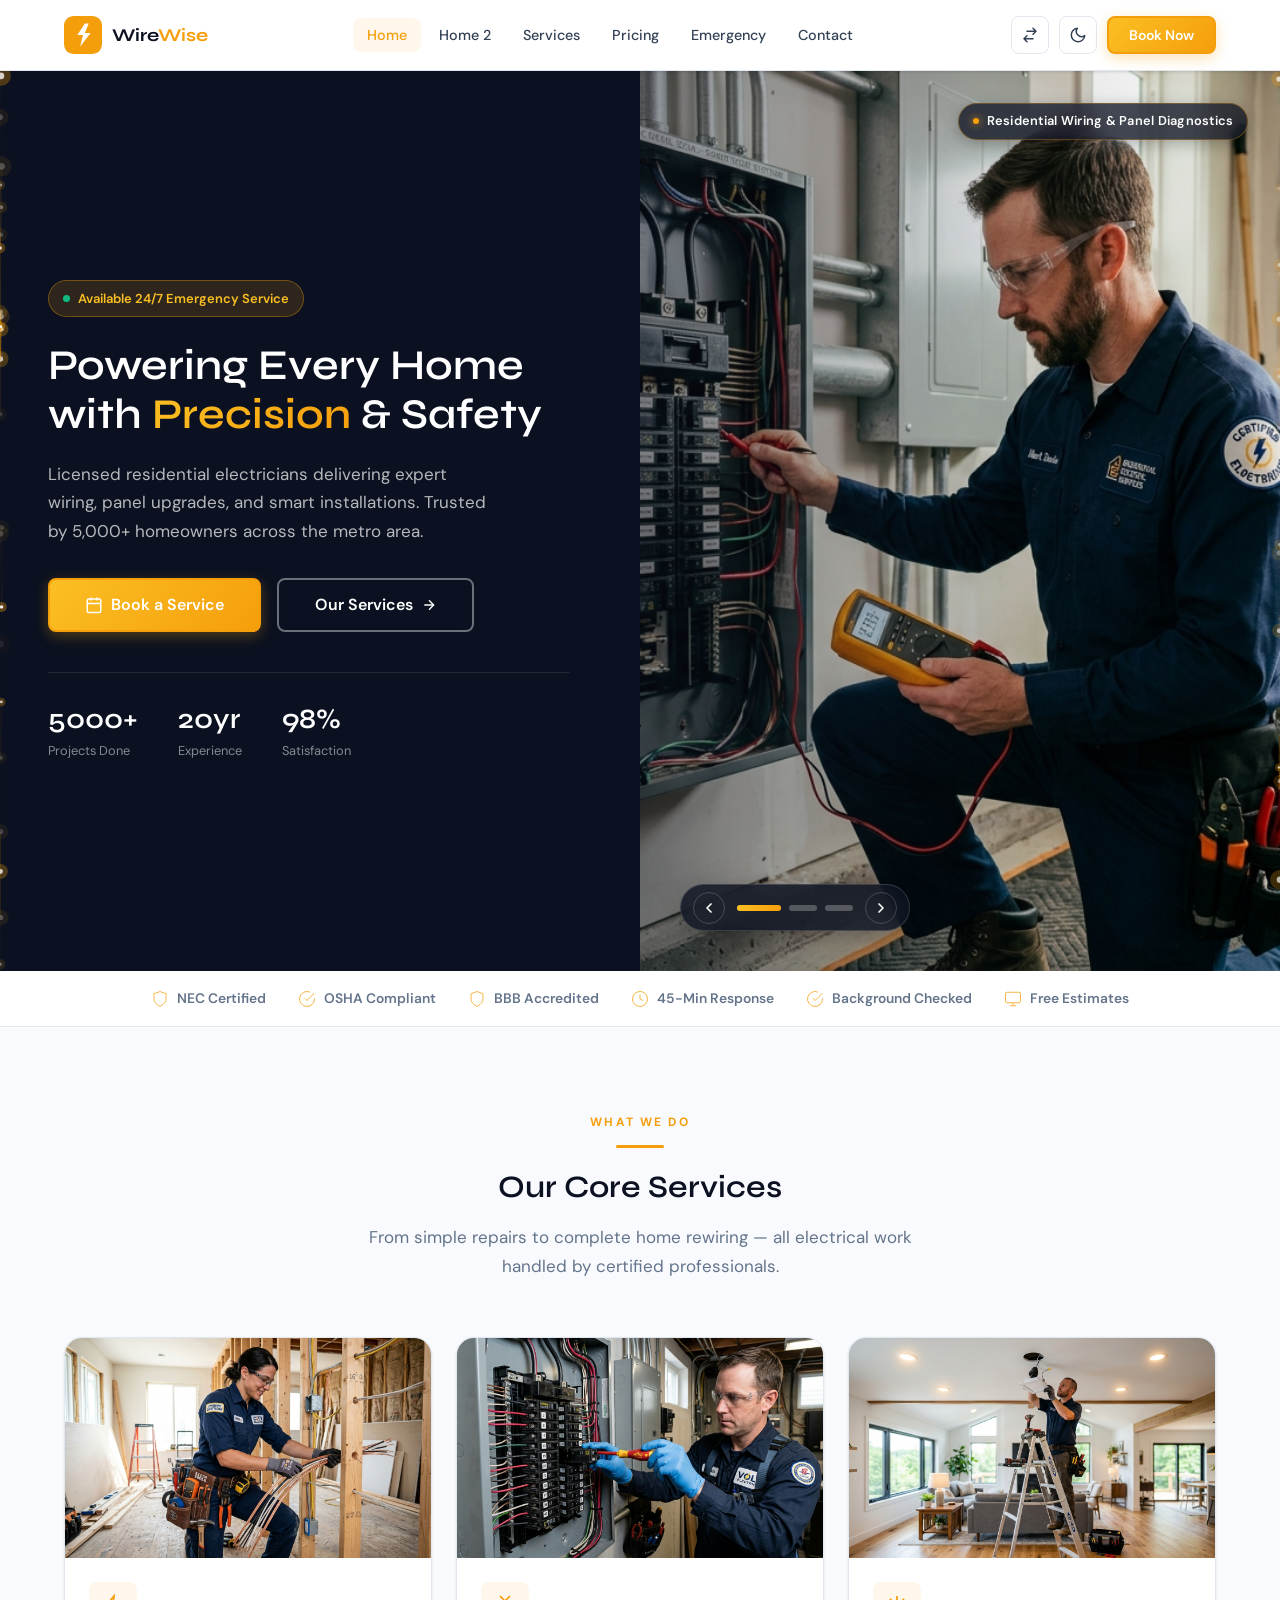
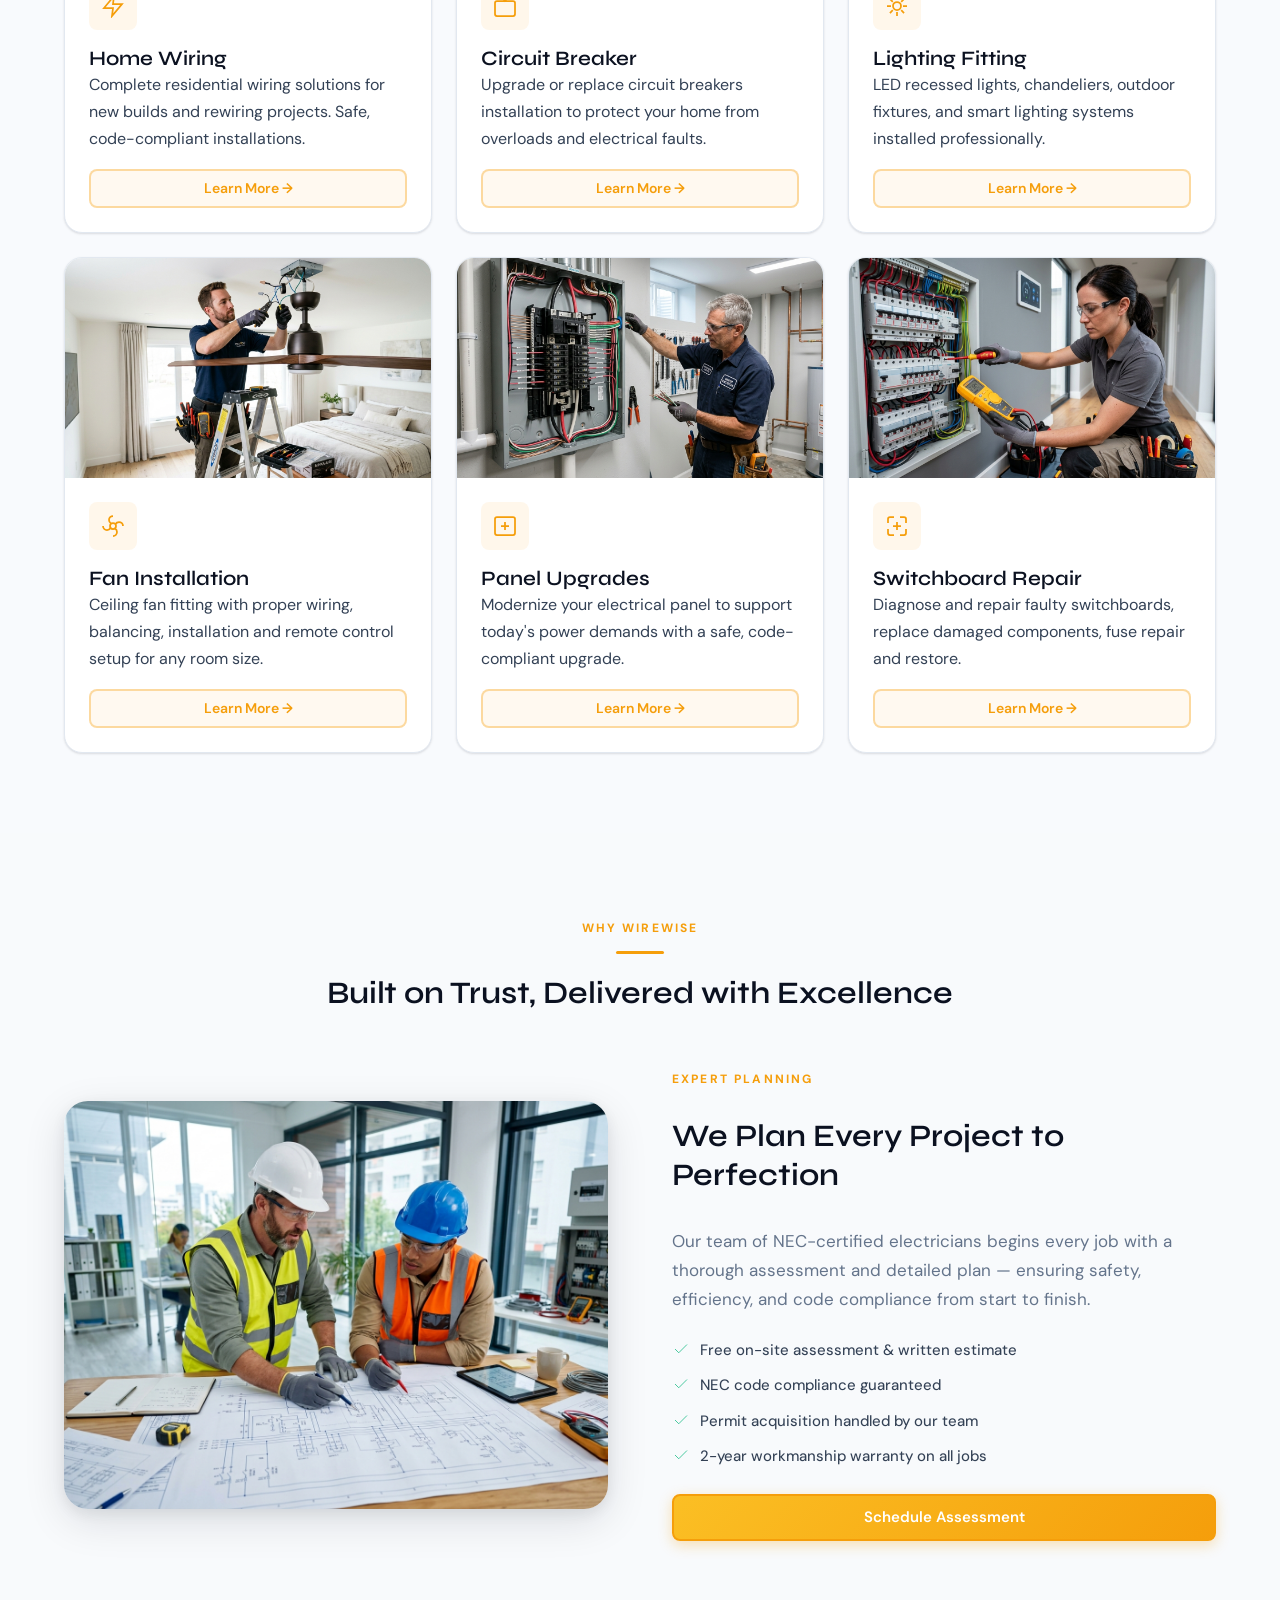
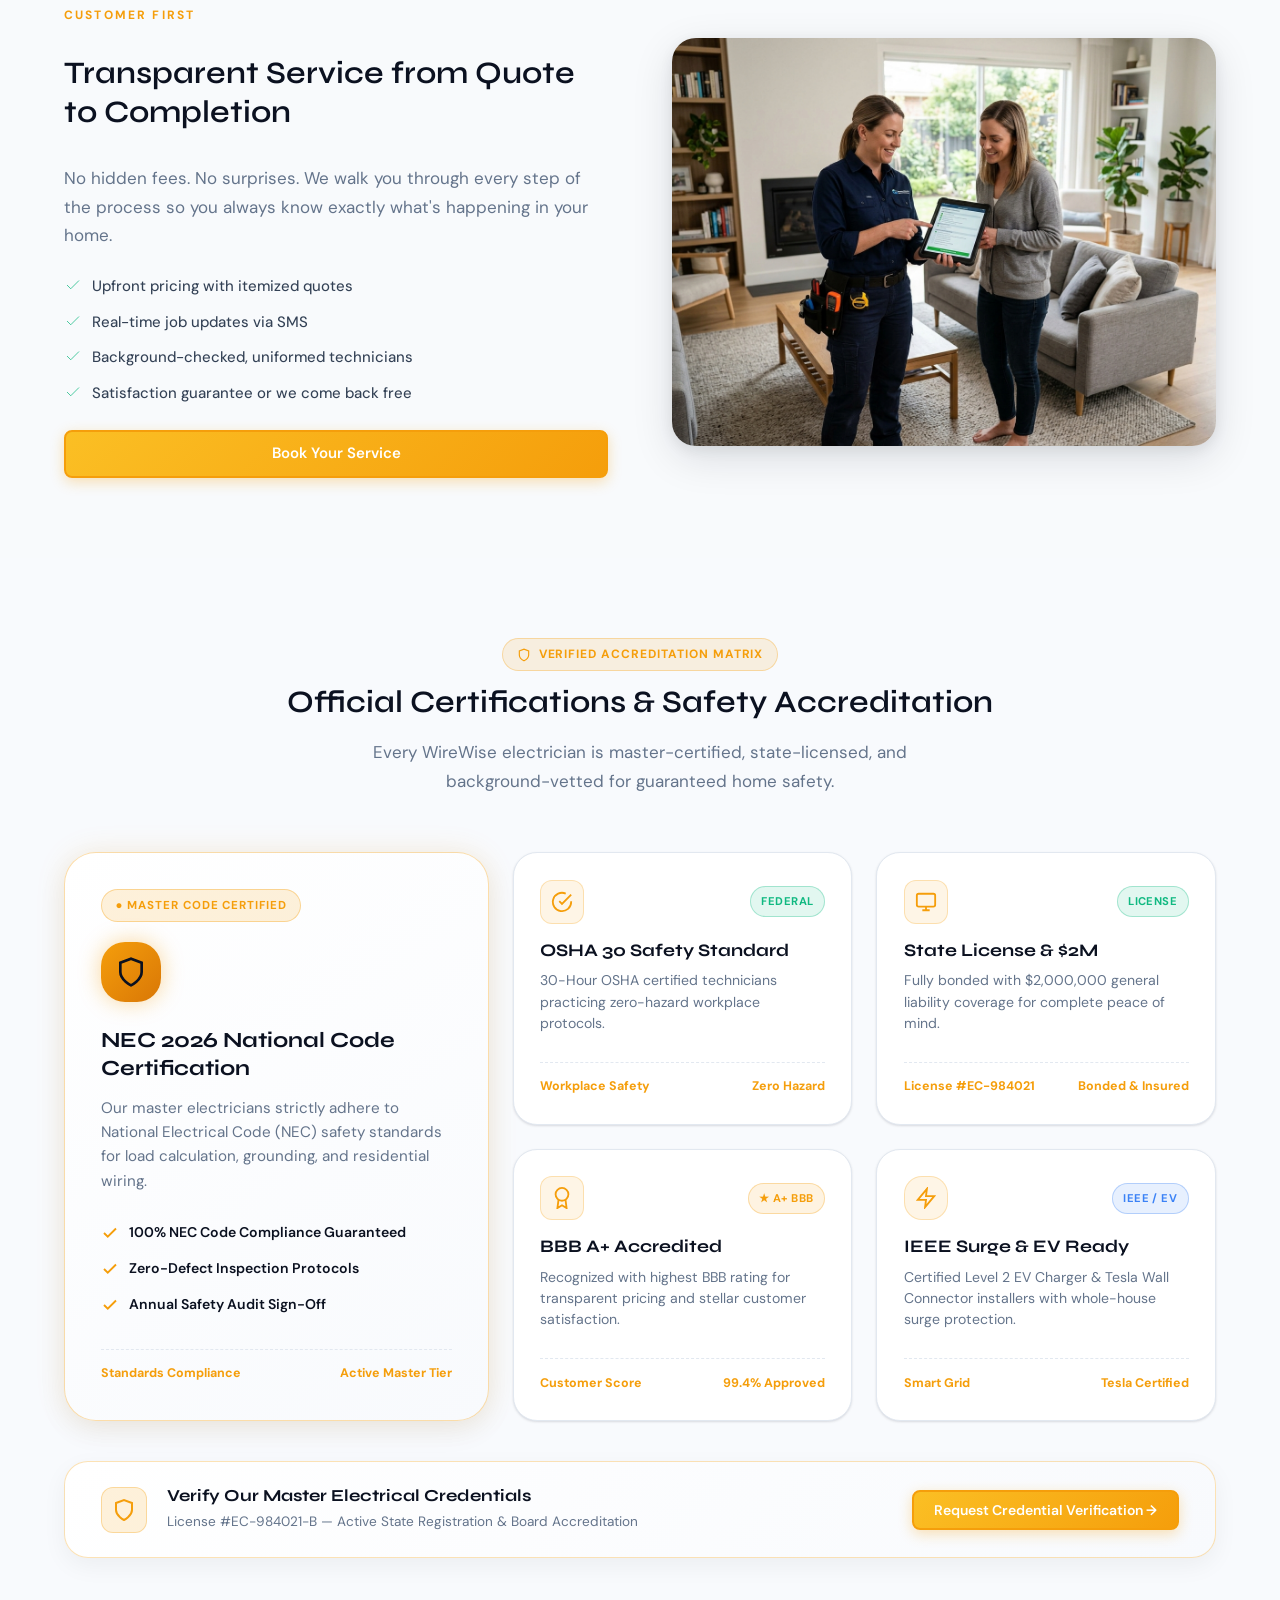
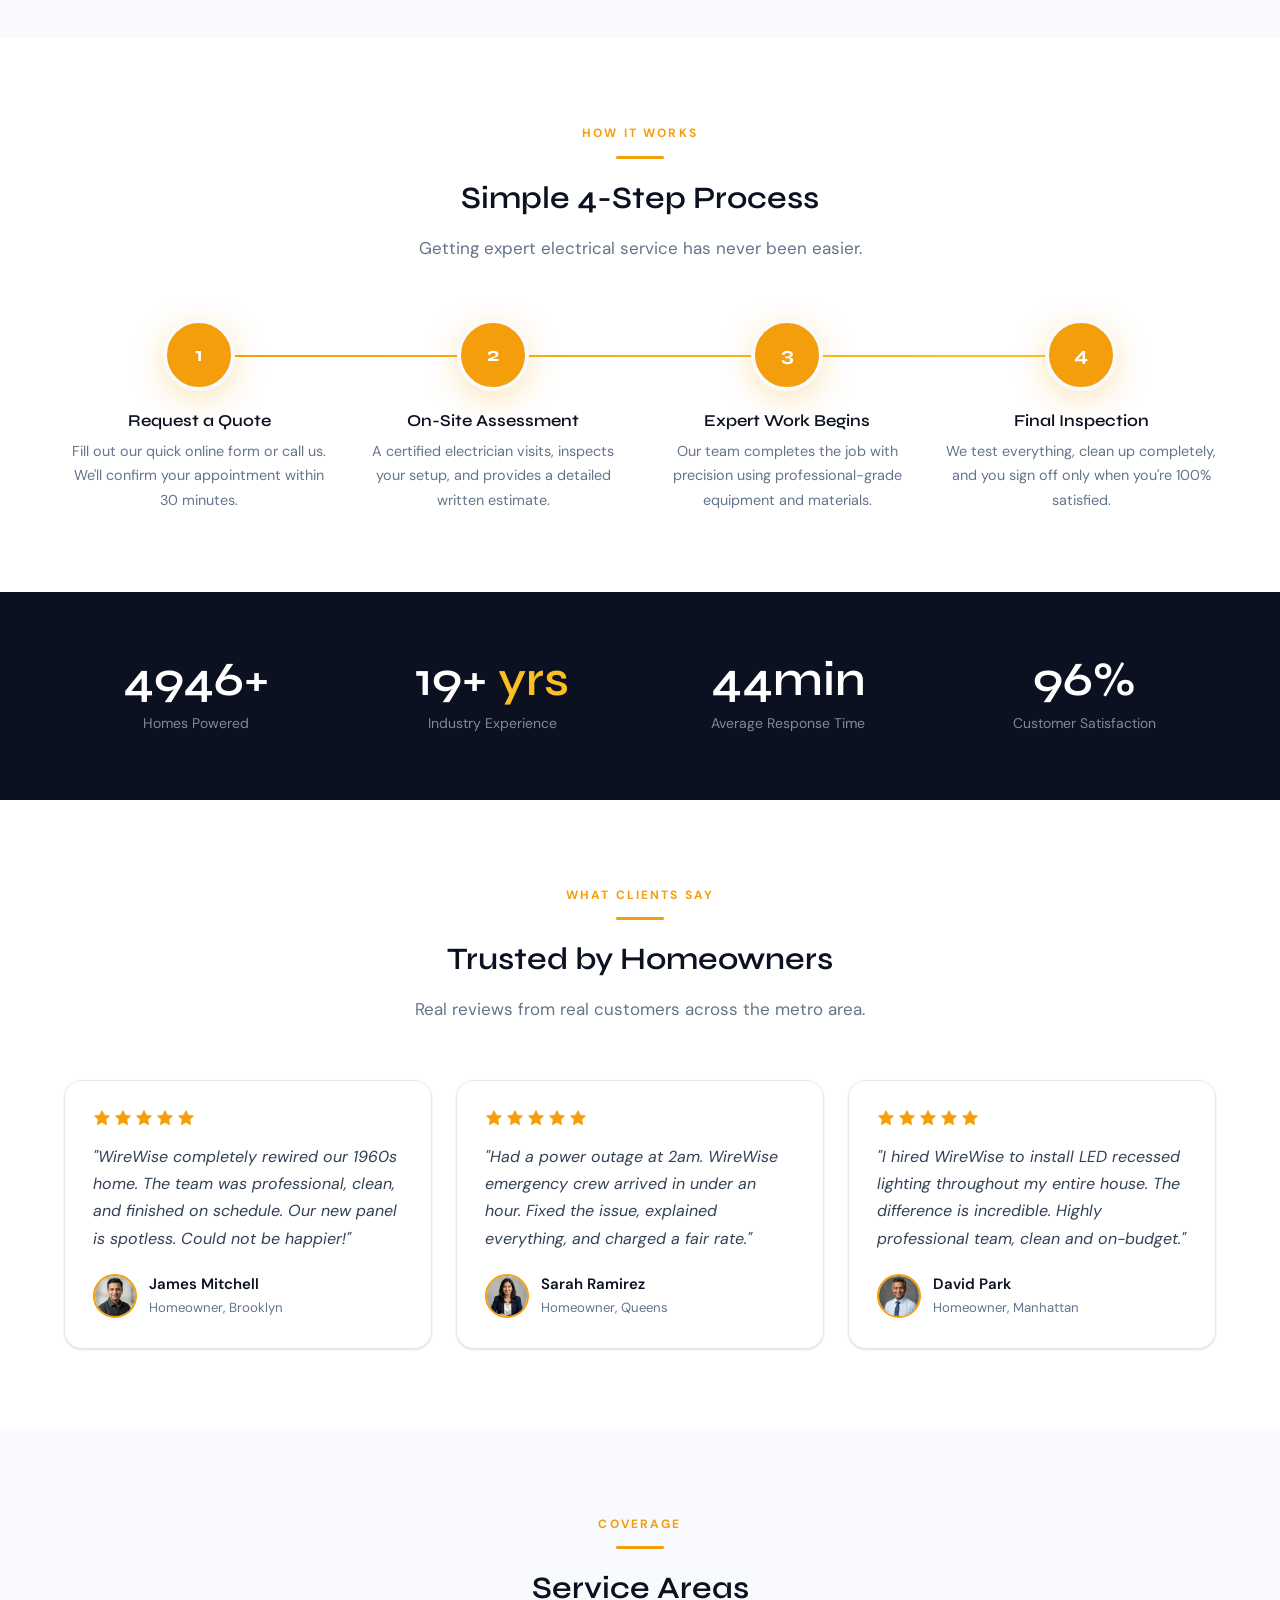
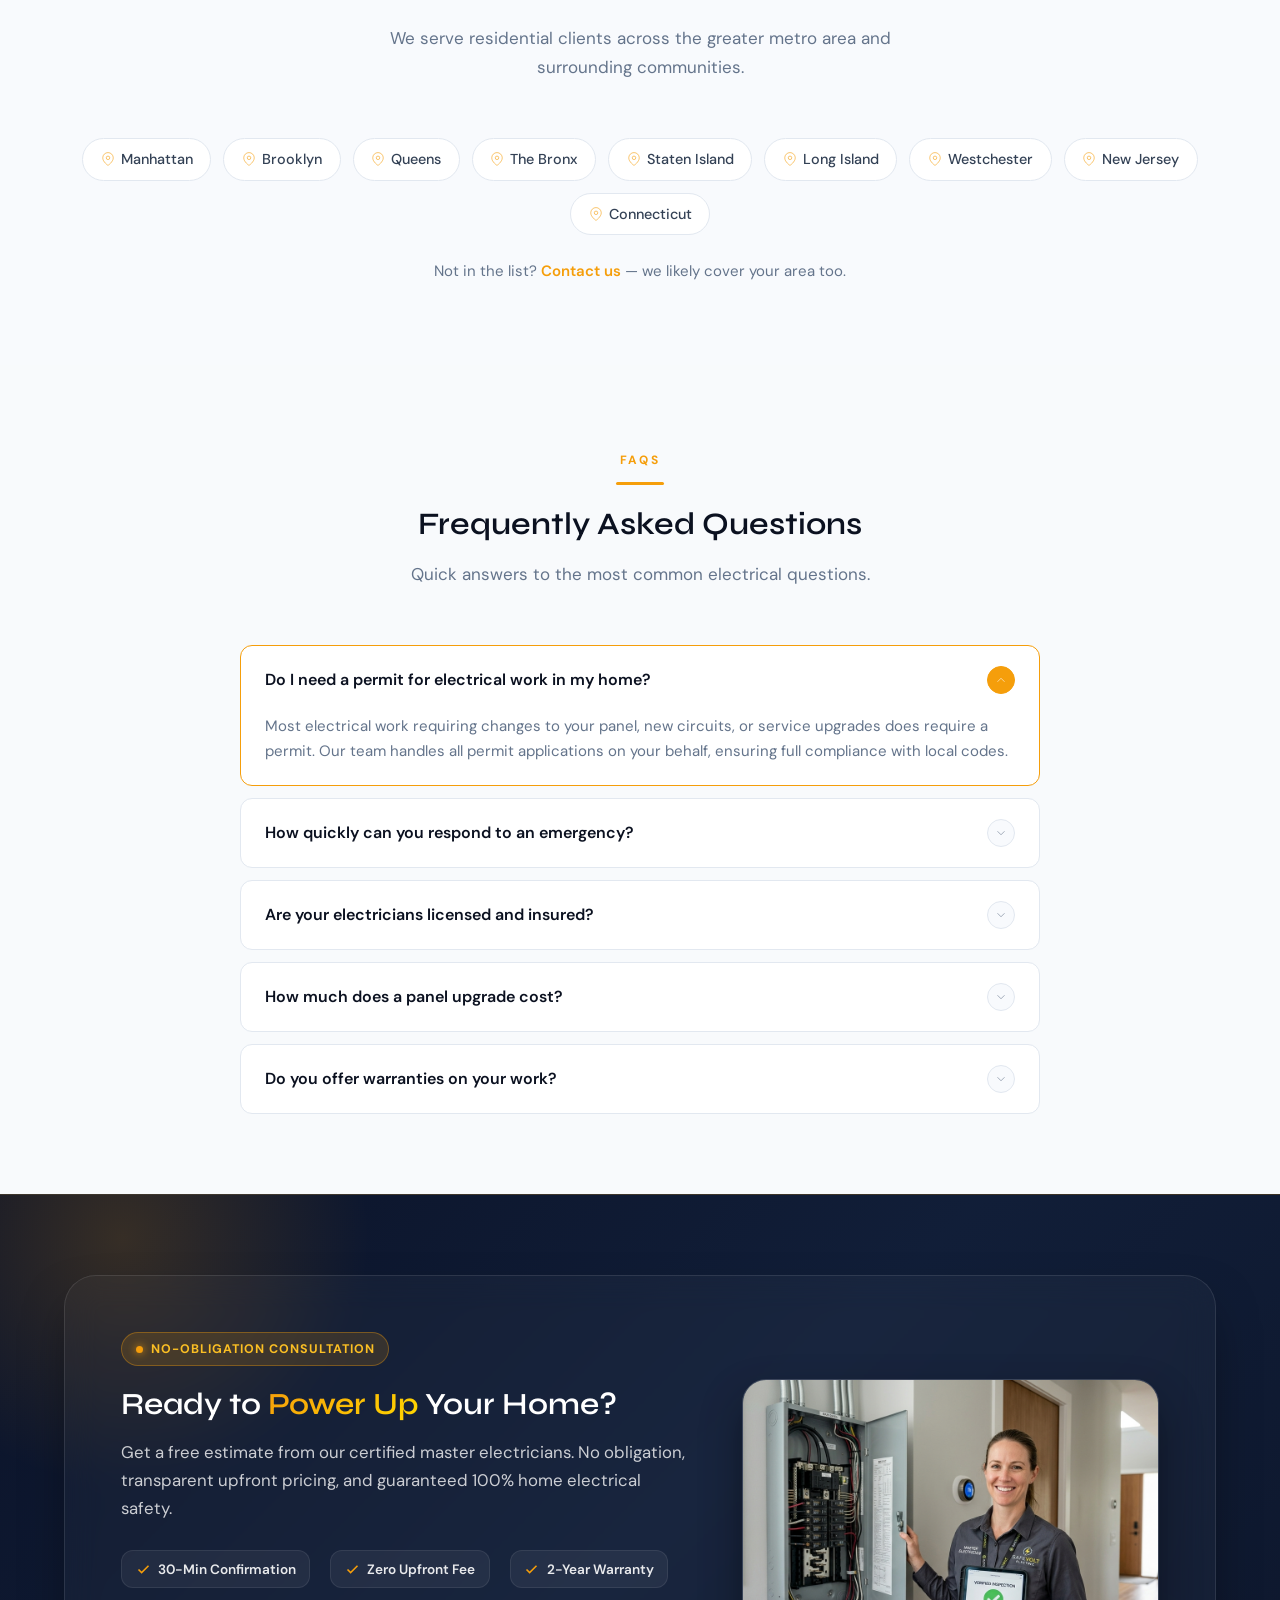
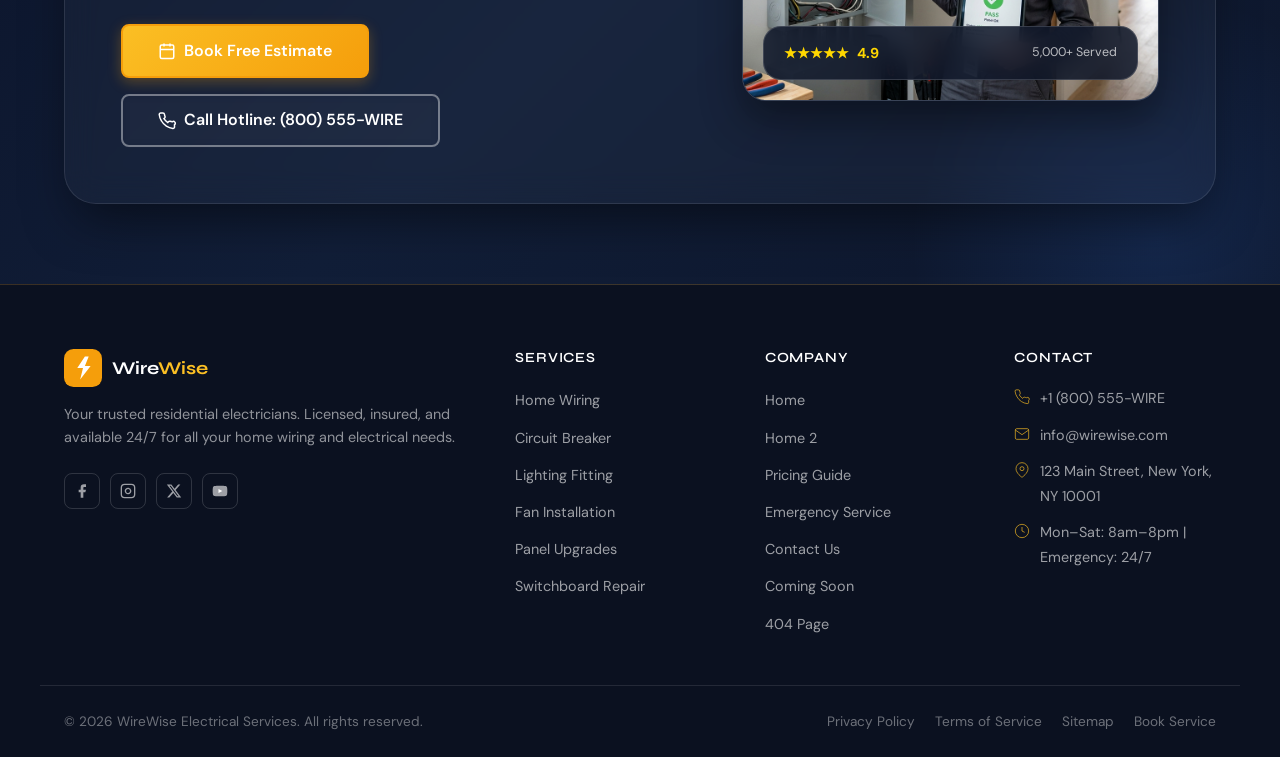
<file: index.html>
<!DOCTYPE html>
<html lang="en" dir="ltr">
<head>
  <meta charset="UTF-8">
  <meta name="viewport" content="width=device-width, initial-scale=1.0">
  <meta name="description" content="WireWise — Professional Electrician & Home Wiring Service. Licensed electricians for home wiring, circuit breakers, lighting, fan installation, panel upgrades & switchboard repair. Fast response, certified team.">
  <title>WireWise | Electrician & Home Wiring Service</title>
  <link rel="icon" href="data:image/svg+xml,%3Csvg xmlns='http://www.w3.org/2000/svg' viewBox='0 0 40 40'%3E%3Crect width='40' height='40' rx='10' fill='%23F59E0B'/%3E%3Cpath d='M22 8 L14 20 H20 L17 32 L28 18 H22 L26 8 Z' fill='white'/%3E%3C/svg%3E">
  <link rel="stylesheet" href="style.css">
</head>
<body>

<div id="navbar-container"></div>

<!-- ===== HERO — Diagonal Split ===== -->
<section class="hero-split" aria-label="Hero section">
  <canvas id="hero-spark-canvas" class="hero-spark-canvas"></canvas>
  <div class="ambient-glow-orb" style="top:15%;left:8%;width:340px;height:340px;"></div>
  <div class="hero-split-left">
    <div class="hero-badge electric-pulse">
      <span class="hero-badge-dot"></span>
      Available 24/7 Emergency Service
    </div>
    <h1 class="hero-title">Powering Every Home with <span class="accent gradient-accent">Precision</span> & Safety</h1>
    <p class="hero-description">Licensed residential electricians delivering expert wiring, panel upgrades, and smart installations. Trusted by 5,000+ homeowners across the metro area.</p>
    <div class="hero-ctas">
      <a href="booking.html" class="btn btn-primary btn-lg" id="hero-book-btn">
        <svg width="18" height="18" viewBox="0 0 24 24" fill="none" stroke="currentColor" stroke-width="2"><rect x="3" y="4" width="18" height="18" rx="2" ry="2"/><line x1="16" y1="2" x2="16" y2="6"/><line x1="8" y1="2" x2="8" y2="6"/><line x1="3" y1="10" x2="21" y2="10"/></svg>
        Book a Service
      </a>
      <a href="services.html" class="btn btn-outline-white btn-lg" id="hero-services-btn">
        Our Services
        <svg width="16" height="16" viewBox="0 0 24 24" fill="none" stroke="currentColor" stroke-width="2"><line x1="5" y1="12" x2="19" y2="12"/><polyline points="12 5 19 12 12 19"/></svg>
      </a>
    </div>
    <div class="hero-stats">
      <div class="hero-stat">
        <div class="hero-stat-num" data-counter data-target="5000" data-suffix="+">5000+</div>
        <div class="hero-stat-label">Projects Done</div>
      </div>
      <div class="hero-stat">
        <div class="hero-stat-num" data-counter data-target="20" data-suffix="yr">20yr</div>
        <div class="hero-stat-label">Experience</div>
      </div>
      <div class="hero-stat">
        <div class="hero-stat-num" data-counter data-target="98" data-suffix="%">98%</div>
        <div class="hero-stat-label">Satisfaction</div>
      </div>
    </div>
  </div>
  <div class="hero-split-right" id="hero-slider" aria-roledescription="carousel" aria-label="Featured Electrical Work">
    <div class="hero-slider-track">
      <div class="hero-slide active" data-slide-index="0">
        <img src="assets/hero_slide_diagnostics.jpg" alt="Certified electrician installing and testing residential circuit panel" loading="eager">
        <div class="hero-slide-caption">Residential Wiring & Panel Diagnostics</div>
      </div>
      <div class="hero-slide" data-slide-index="1">
        <img src="assets/hero_slide_smartwiring.jpg" alt="Master electrician installing modern architectural wiring and smart lighting" loading="lazy">
        <div class="hero-slide-caption">Smart Lighting & Whole-Home Rewiring</div>
      </div>
      <div class="hero-slide" data-slide-index="2">
        <img src="assets/hero_slide_team.jpg" alt="WireWise certified residential electrician team on-site" loading="lazy">
        <div class="hero-slide-caption">Licensed & Insured 24/7 Rapid Response Team</div>
      </div>
    </div>

    <!-- Slider Controls & 5-Second Indicators -->
    <div class="hero-slider-controls" aria-label="Hero slider navigation">
      <button class="slider-arrow slider-prev" id="hero-slide-prev" aria-label="Previous slide" title="Previous">
        <svg viewBox="0 0 24 24" fill="none" stroke="currentColor" stroke-width="2.5" stroke-linecap="round" stroke-linejoin="round"><polyline points="15 18 9 12 15 6"></polyline></svg>
      </button>
      <div class="hero-slider-dots" id="hero-slider-dots" role="tablist" aria-label="Slide indicators">
        <button class="slider-dot active" data-slide="0" role="tab" aria-selected="true" aria-label="Slide 1 of 3" title="Slide 1">
          <span class="slider-dot-progress"></span>
        </button>
        <button class="slider-dot" data-slide="1" role="tab" aria-selected="false" aria-label="Slide 2 of 3" title="Slide 2">
          <span class="slider-dot-progress"></span>
        </button>
        <button class="slider-dot" data-slide="2" role="tab" aria-selected="false" aria-label="Slide 3 of 3" title="Slide 3">
          <span class="slider-dot-progress"></span>
        </button>
      </div>
      <button class="slider-arrow slider-next" id="hero-slide-next" aria-label="Next slide" title="Next">
        <svg viewBox="0 0 24 24" fill="none" stroke="currentColor" stroke-width="2.5" stroke-linecap="round" stroke-linejoin="round"><polyline points="9 18 15 12 9 6"></polyline></svg>
      </button>
    </div>
  </div>
</section>

<!-- ===== TRUST BAR ===== -->
<div class="trust-bar" aria-label="Certifications and trust indicators">
  <div class="trust-bar-inner">
    <div class="trust-item">
      <svg viewBox="0 0 24 24"><path d="M12 22s8-4 8-10V5l-8-3-8 3v7c0 6 8 10 8 10z"/></svg>
      NEC Certified
    </div>
    <div class="trust-item">
      <svg viewBox="0 0 24 24"><path d="M22 11.08V12a10 10 0 1 1-5.93-9.14"/><polyline points="22 4 12 14.01 9 11.01"/></svg>
      OSHA Compliant
    </div>
    <div class="trust-item">
      <svg viewBox="0 0 24 24"><path d="M12 22s8-4 8-10V5l-8-3-8 3v7c0 6 8 10 8 10z"/></svg>
      BBB Accredited
    </div>
    <div class="trust-item">
      <svg viewBox="0 0 24 24"><circle cx="12" cy="12" r="10"/><polyline points="12 6 12 12 16 14"/></svg>
      45-Min Response
    </div>
    <div class="trust-item">
      <svg viewBox="0 0 24 24"><path d="M22 11.08V12a10 10 0 1 1-5.93-9.14"/><polyline points="22 4 12 14.01 9 11.01"/></svg>
      Background Checked
    </div>
    <div class="trust-item">
      <svg viewBox="0 0 24 24"><rect x="2" y="3" width="20" height="14" rx="2" ry="2"/><line x1="8" y1="21" x2="16" y2="21"/><line x1="12" y1="17" x2="12" y2="21"/></svg>
      Free Estimates
    </div>
  </div>
</div>

<!-- ===== SERVICES OVERVIEW ===== -->
<section class="section bg-surface-alt" aria-labelledby="services-heading">
  <div class="container">
    <div class="section-header center reveal">
      <span class="section-label">What We Do</span>
      <span class="divider-line"></span>
      <h2 class="section-title" id="services-heading">Our Core Services</h2>
      <p class="section-subtitle">From simple repairs to complete home rewiring — all electrical work handled by certified professionals.</p>
    </div>
    <div class="services-grid">
      <div class="service-card reveal delay-1" id="service-wiring">
        <img src="assets/service_home_wiring.jpg" alt="Home wiring installation by professional electrician">
        <div class="service-card-body">
          <div class="service-card-icon">
            <svg viewBox="0 0 24 24"><path d="M13 2L3 14h9l-1 8 10-12h-9l1-8z"/></svg>
          </div>
          <h3>Home Wiring</h3>
          <p>Complete residential wiring solutions for new builds and rewiring projects. Safe, code-compliant installations.</p>
          <a href="services.html" class="btn btn-secondary btn-sm" style="margin-top:1rem">Learn More →</a>
        </div>
      </div>
      <div class="service-card reveal delay-2" id="service-breaker">
        <img src="assets/service_home_breaker.jpg" alt="Circuit breaker installation by electrician">
        <div class="service-card-body">
          <div class="service-card-icon">
            <svg viewBox="0 0 24 24"><rect x="2" y="7" width="20" height="15" rx="2" ry="2"/><polyline points="17 2 12 7 7 2"/></svg>
          </div>
          <h3>Circuit Breaker</h3>
          <p>Upgrade or replace circuit breakers installation to protect your home from overloads and electrical faults.</p>
          <a href="services.html" class="btn btn-secondary btn-sm" style="margin-top:1rem">Learn More →</a>
        </div>
      </div>
      <div class="service-card reveal delay-3" id="service-lighting">
        <img src="assets/service_home_lighting.jpg" alt="Modern LED lighting installation">
        <div class="service-card-body">
          <div class="service-card-icon">
            <svg viewBox="0 0 24 24"><line x1="12" y1="2" x2="12" y2="6"/><line x1="12" y1="18" x2="12" y2="22"/><line x1="4.93" y1="4.93" x2="7.76" y2="7.76"/><line x1="16.24" y1="16.24" x2="19.07" y2="19.07"/><line x1="2" y1="12" x2="6" y2="12"/><line x1="18" y1="12" x2="22" y2="12"/><line x1="4.93" y1="19.07" x2="7.76" y2="16.24"/><line x1="16.24" y1="7.76" x2="19.07" y2="4.93"/><circle cx="12" cy="12" r="4"/></svg>
          </div>
          <h3>Lighting Fitting</h3>
          <p>LED recessed lights, chandeliers, outdoor fixtures, and smart lighting systems installed professionally.</p>
          <a href="services.html" class="btn btn-secondary btn-sm" style="margin-top:1rem">Learn More →</a>
        </div>
      </div>
      <div class="service-card reveal delay-1" id="service-fan">
        <img src="assets/service_home_fan.jpg" alt="Ceiling fan installation">
        <div class="service-card-body">
          <div class="service-card-icon">
            <svg viewBox="0 0 24 24"><path d="M12 12m-3 0a3 3 0 1 0 6 0a3 3 0 1 0-6 0"/><path d="M12 2a4 4 0 0 0-4 4c0 1.5.8 2.8 2 3.5"/><path d="M12 22a4 4 0 0 0 4-4c0-1.5-.8-2.8-2-3.5"/><path d="M2 12a4 4 0 0 0 4 4c1.5 0 2.8-.8 3.5-2"/><path d="M22 12a4 4 0 0 0-4-4c-1.5 0-2.8.8-3.5 2"/></svg>
          </div>
          <h3>Fan Installation</h3>
          <p>Ceiling fan fitting with proper wiring, balancing, installation and remote control setup for any room size.</p>
          <a href="services.html" class="btn btn-secondary btn-sm" style="margin-top:1rem">Learn More →</a>
        </div>
      </div>
      <div class="service-card reveal delay-2" id="service-panel">
        <img src="assets/service_home_panel.jpg" alt="Electrical panel upgrade">
        <div class="service-card-body">
          <div class="service-card-icon">
            <svg viewBox="0 0 24 24"><rect x="2" y="3" width="20" height="18" rx="2"/><line x1="8" y1="12" x2="16" y2="12"/><line x1="12" y1="8" x2="12" y2="16"/></svg>
          </div>
          <h3>Panel Upgrades</h3>
          <p>Modernize your electrical panel to support today's power demands with a safe, code-compliant upgrade.</p>
          <a href="services.html" class="btn btn-secondary btn-sm" style="margin-top:1rem">Learn More →</a>
        </div>
      </div>
      <div class="service-card reveal delay-3" id="service-switchboard">
        <img src="assets/service_home_switchboard.jpg" alt="Switchboard repair by electrician">
        <div class="service-card-body">
          <div class="service-card-icon">
            <svg viewBox="0 0 24 24"><path d="M9 3H5a2 2 0 0 0-2 2v4"/><path d="M9 21H5a2 2 0 0 1-2-2v-4"/><path d="M15 3h4a2 2 0 0 1 2 2v4"/><path d="M15 21h4a2 2 0 0 0 2-2v-4"/><path d="M12 8v8"/><path d="M8 12h8"/></svg>
          </div>
          <h3>Switchboard Repair</h3>
          <p>Diagnose and repair faulty switchboards, replace damaged components, fuse repair and restore.</p>
          <a href="services.html" class="btn btn-secondary btn-sm" style="margin-top:1rem">Learn More →</a>
        </div>
      </div>
    </div>
  </div>
</section>

<!-- ===== WHY CHOOSE US — Alternating split ===== -->
<section class="section" aria-labelledby="why-heading">
  <div class="container">
    <div class="section-header center reveal">
      <span class="section-label">Why WireWise</span>
      <span class="divider-line"></span>
      <h2 class="section-title" id="why-heading">Built on Trust, Delivered with Excellence</h2>
    </div>
    <div class="split-section reveal-left">
      <div class="split-img">
        <img src="assets/why_choose.jpg" alt="WireWise electricians reviewing electrical blueprints">
      </div>
      <div class="split-content">
        <span class="section-label">Expert Planning</span>
        <h3 class="section-title">We Plan Every Project to Perfection</h3>
        <p class="section-subtitle" style="max-width:none">Our team of NEC-certified electricians begins every job with a thorough assessment and detailed plan — ensuring safety, efficiency, and code compliance from start to finish.</p>
        <div class="check-list">
          <div class="check-item">
            <svg viewBox="0 0 24 24"><polyline points="20 6 9 17 4 12"/></svg>
            Free on-site assessment & written estimate
          </div>
          <div class="check-item">
            <svg viewBox="0 0 24 24"><polyline points="20 6 9 17 4 12"/></svg>
            NEC code compliance guaranteed
          </div>
          <div class="check-item">
            <svg viewBox="0 0 24 24"><polyline points="20 6 9 17 4 12"/></svg>
            Permit acquisition handled by our team
          </div>
          <div class="check-item">
            <svg viewBox="0 0 24 24"><polyline points="20 6 9 17 4 12"/></svg>
            2-year workmanship warranty on all jobs
          </div>
        </div>
        <a href="contact.html" class="btn btn-primary" style="margin-top:0.5rem">Schedule Assessment</a>
      </div>
    </div>
    <div class="split-section reverse reveal-right" style="margin-top:4rem">
      <div class="split-img">
        <img src="assets/process_consult.jpg" alt="Electrician walking customer through service plan on tablet">
      </div>
      <div class="split-content">
        <span class="section-label">Customer First</span>
        <h3 class="section-title">Transparent Service from Quote to Completion</h3>
        <p class="section-subtitle" style="max-width:none">No hidden fees. No surprises. We walk you through every step of the process so you always know exactly what's happening in your home.</p>
        <div class="check-list">
          <div class="check-item">
            <svg viewBox="0 0 24 24"><polyline points="20 6 9 17 4 12"/></svg>
            Upfront pricing with itemized quotes
          </div>
          <div class="check-item">
            <svg viewBox="0 0 24 24"><polyline points="20 6 9 17 4 12"/></svg>
            Real-time job updates via SMS
          </div>
          <div class="check-item">
            <svg viewBox="0 0 24 24"><polyline points="20 6 9 17 4 12"/></svg>
            Background-checked, uniformed technicians
          </div>
          <div class="check-item">
            <svg viewBox="0 0 24 24"><polyline points="20 6 9 17 4 12"/></svg>
            Satisfaction guarantee or we come back free
          </div>
        </div>
        <a href="contact.html" class="btn btn-primary" style="margin-top:0.5rem">Book Your Service</a>
      </div>
    </div>
  </div>
</section>

<!-- ===== CERTIFICATIONS & VERIFIED CREDENTIALS (V3 BENTO) ===== -->
<section class="section cert-section-v3 bg-surface-alt" aria-labelledby="certifications-heading">
  <div class="container">
    <div class="section-header center reveal">
      <span class="cert-badge-v2">
        <svg viewBox="0 0 24 24" width="14" height="14" fill="none" stroke="currentColor" stroke-width="2"><path d="M12 22s8-4 8-10V5l-8-3-8 3v7c0 6 8 10 8 10z"/></svg>
        VERIFIED ACCREDITATION MATRIX
      </span>
      <h2 class="section-title" id="certifications-heading">Official Certifications & Safety Accreditation</h2>
      <p class="section-subtitle">Every WireWise electrician is master-certified, state-licensed, and background-vetted for guaranteed home safety.</p>
    </div>
    
    <div class="cert-bento-grid reveal">
      <!-- Bento Hero Featured Tile (Spans 2 Rows) -->
      <div class="bento-hero-tile">
        <div>
          <div class="bento-hero-badge">● MASTER CODE CERTIFIED</div>
          <div class="bento-hero-icon">
            <svg viewBox="0 0 24 24" width="32" height="32" fill="none" stroke="currentColor" stroke-width="2"><path d="M12 22s8-4 8-10V5l-8-3-8 3v7c0 6 8 10 8 10z"/></svg>
          </div>
          <h3 class="bento-hero-title">NEC 2026 National Code Certification</h3>
          <p class="bento-hero-desc">Our master electricians strictly adhere to National Electrical Code (NEC) safety standards for load calculation, grounding, and residential wiring.</p>

          <div class="bento-hero-list">
            <div class="bento-hero-item">
              <svg viewBox="0 0 24 24" fill="none" stroke="currentColor" stroke-width="2.5"><polyline points="20 6 9 17 4 12"/></svg>
              100% NEC Code Compliance Guaranteed
            </div>
            <div class="bento-hero-item">
              <svg viewBox="0 0 24 24" fill="none" stroke="currentColor" stroke-width="2.5"><polyline points="20 6 9 17 4 12"/></svg>
              Zero-Defect Inspection Protocols
            </div>
            <div class="bento-hero-item">
              <svg viewBox="0 0 24 24" fill="none" stroke="currentColor" stroke-width="2.5"><polyline points="20 6 9 17 4 12"/></svg>
              Annual Safety Audit Sign-Off
            </div>
          </div>
        </div>
        <div class="bento-footer-tag">
          <span>Standards Compliance</span>
          <span>Active Master Tier</span>
        </div>
      </div>

      <!-- Bento Tile 2: OSHA 30 -->
      <div class="bento-card">
        <div class="bento-card-header">
          <div class="bento-icon">
            <svg viewBox="0 0 24 24" width="22" height="22" fill="none" stroke="currentColor" stroke-width="2"><path d="M22 11.08V12a10 10 0 1 1-5.93-9.14"/><polyline points="22 4 12 14.01 9 11.01"/></svg>
          </div>
          <span class="cert-status-pill-v2 green">FEDERAL</span>
        </div>
        <h3 class="bento-card-title">OSHA 30 Safety Standard</h3>
        <p class="bento-card-desc">30-Hour OSHA certified technicians practicing zero-hazard workplace protocols.</p>
        <div class="bento-footer-tag">
          <span>Workplace Safety</span>
          <span>Zero Hazard</span>
        </div>
      </div>

      <!-- Bento Tile 3: State License -->
      <div class="bento-card">
        <div class="bento-card-header">
          <div class="bento-icon">
            <svg viewBox="0 0 24 24" width="22" height="22" fill="none" stroke="currentColor" stroke-width="2"><rect x="2" y="3" width="20" height="14" rx="2" ry="2"/><line x1="8" y1="21" x2="16" y2="21"/><line x1="12" y1="17" x2="12" y2="21"/></svg>
          </div>
          <span class="cert-status-pill-v2 green">LICENSE</span>
        </div>
        <h3 class="bento-card-title">State License & $2M</h3>
        <p class="bento-card-desc">Fully bonded with $2,000,000 general liability coverage for complete peace of mind.</p>
        <div class="bento-footer-tag">
          <span>License #EC-984021</span>
          <span>Bonded & Insured</span>
        </div>
      </div>

      <!-- Bento Tile 4: BBB A+ Rating -->
      <div class="bento-card">
        <div class="bento-card-header">
          <div class="bento-icon">
            <svg viewBox="0 0 24 24" width="22" height="22" fill="none" stroke="currentColor" stroke-width="2"><circle cx="12" cy="8" r="7"/><polyline points="8.21 13.89 7 23 12 20 17 23 15.79 13.88"/></svg>
          </div>
          <span class="cert-status-pill-v2 amber">★ A+ BBB</span>
        </div>
        <h3 class="bento-card-title">BBB A+ Accredited</h3>
        <p class="bento-card-desc">Recognized with highest BBB rating for transparent pricing and stellar customer satisfaction.</p>
        <div class="bento-footer-tag">
          <span>Customer Score</span>
          <span>99.4% Approved</span>
        </div>
      </div>

      <!-- Bento Tile 5: IEEE & EV Smart Grid -->
      <div class="bento-card">
        <div class="bento-card-header">
          <div class="cert-icon-v2" style="width:44px;height:44px;">
            <svg viewBox="0 0 24 24" width="22" height="22" fill="none" stroke="currentColor" stroke-width="2"><polygon points="13 2 3 14 12 14 11 22 21 10 12 10 13 2"/></svg>
          </div>
          <span class="cert-status-pill-v2 blue">IEEE / EV</span>
        </div>
        <h3 class="bento-card-title">IEEE Surge & EV Ready</h3>
        <p class="bento-card-desc">Certified Level 2 EV Charger & Tesla Wall Connector installers with whole-house surge protection.</p>
        <div class="bento-footer-tag">
          <span>Smart Grid</span>
          <span>Tesla Certified</span>
        </div>
      </div>
    </div>

    <!-- License Toolbar -->
    <div class="license-bar-v3 reveal">
      <div class="license-bar-v3-left">
        <div class="license-bar-v3-icon">
          <svg viewBox="0 0 24 24" width="24" height="24" fill="none" stroke="currentColor" stroke-width="2"><path d="M12 22s8-4 8-10V5l-8-3-8 3v7c0 6 8 10 8 10z"/></svg>
        </div>
        <div>
          <h4>Verify Our Master Electrical Credentials</h4>
          <p>License #EC-984021-B — Active State Registration & Board Accreditation</p>
        </div>
      </div>
      <a href="contact.html" class="btn btn-primary btn-sm">Request Credential Verification →</a>
    </div>
  </div>
</section>


<!-- ===== PROCESS STEPS — Horizontal timeline ===== -->
<section class="section bg-surface" aria-labelledby="process-heading">
  <div class="container">
    <div class="section-header center reveal">
      <span class="section-label">How It Works</span>
      <span class="divider-line"></span>
      <h2 class="section-title" id="process-heading">Simple 4-Step Process</h2>
      <p class="section-subtitle">Getting expert electrical service has never been easier.</p>
    </div>
    <div class="process-steps">
      <div class="process-step reveal delay-1">
        <div class="process-step-num">1</div>
        <h4>Request a Quote</h4>
        <p>Fill out our quick online form or call us. We'll confirm your appointment within 30 minutes.</p>
      </div>
      <div class="process-step reveal delay-2">
        <div class="process-step-num">2</div>
        <h4>On-Site Assessment</h4>
        <p>A certified electrician visits, inspects your setup, and provides a detailed written estimate.</p>
      </div>
      <div class="process-step reveal delay-3">
        <div class="process-step-num">3</div>
        <h4>Expert Work Begins</h4>
        <p>Our team completes the job with precision using professional-grade equipment and materials.</p>
      </div>
      <div class="process-step reveal delay-4">
        <div class="process-step-num">4</div>
        <h4>Final Inspection</h4>
        <p>We test everything, clean up completely, and you sign off only when you're 100% satisfied.</p>
      </div>
    </div>
  </div>
</section>




<!-- ===== STATS BAND ===== -->
<div class="stats-band" aria-label="Company statistics">
  <div class="stats-band-inner">
    <div class="stat-item reveal delay-1">
      <div class="stat-num"><span data-counter data-target="5000" data-suffix="+">5000+</span></div>
      <div class="stat-label">Homes Powered</div>
    </div>
    <div class="stat-item reveal delay-2">
      <div class="stat-num"><span data-counter data-target="20" data-suffix="+">20+</span> <span class="stat-accent">yrs</span></div>
      <div class="stat-label">Industry Experience</div>
    </div>
    <div class="stat-item reveal delay-3">
      <div class="stat-num"><span data-counter data-target="45" data-suffix="min">45min</span></div>
      <div class="stat-label">Average Response Time</div>
    </div>
    <div class="stat-item reveal delay-4">
      <div class="stat-num"><span data-counter data-target="98" data-suffix="%">98%</span></div>
      <div class="stat-label">Customer Satisfaction</div>
    </div>
  </div>
</div>

<!-- ===== TESTIMONIALS ===== -->
<section class="section bg-surface" aria-labelledby="testimonials-heading">
  <div class="container">
    <div class="section-header center reveal">
      <span class="section-label">What Clients Say</span>
      <span class="divider-line"></span>
      <h2 class="section-title" id="testimonials-heading">Trusted by Homeowners</h2>
      <p class="section-subtitle">Real reviews from real customers across the metro area.</p>
    </div>
    <div class="testimonials-track">
      <div class="testimonial-card reveal delay-1">
        <div class="testimonial-stars">
          <svg viewBox="0 0 24 24"><polygon points="12 2 15.09 8.26 22 9.27 17 14.14 18.18 21.02 12 17.77 5.82 21.02 7 14.14 2 9.27 8.91 8.26 12 2"/></svg>
          <svg viewBox="0 0 24 24"><polygon points="12 2 15.09 8.26 22 9.27 17 14.14 18.18 21.02 12 17.77 5.82 21.02 7 14.14 2 9.27 8.91 8.26 12 2"/></svg>
          <svg viewBox="0 0 24 24"><polygon points="12 2 15.09 8.26 22 9.27 17 14.14 18.18 21.02 12 17.77 5.82 21.02 7 14.14 2 9.27 8.91 8.26 12 2"/></svg>
          <svg viewBox="0 0 24 24"><polygon points="12 2 15.09 8.26 22 9.27 17 14.14 18.18 21.02 12 17.77 5.82 21.02 7 14.14 2 9.27 8.91 8.26 12 2"/></svg>
          <svg viewBox="0 0 24 24"><polygon points="12 2 15.09 8.26 22 9.27 17 14.14 18.18 21.02 12 17.77 5.82 21.02 7 14.14 2 9.27 8.91 8.26 12 2"/></svg>
        </div>
        <p class="testimonial-quote">"WireWise completely rewired our 1960s home. The team was professional, clean, and finished on schedule. Our new panel is spotless. Could not be happier!"</p>
        <div class="testimonial-author">
          <img src="assets/logo/avatar-anil-sharma.png" alt="James Mitchell" class="testimonial-avatar">
          <div>
            <div class="testimonial-name">James Mitchell</div>
            <div class="testimonial-role">Homeowner, Brooklyn</div>
          </div>
        </div>
      </div>
      <div class="testimonial-card reveal delay-2">
        <div class="testimonial-stars">
          <svg viewBox="0 0 24 24"><polygon points="12 2 15.09 8.26 22 9.27 17 14.14 18.18 21.02 12 17.77 5.82 21.02 7 14.14 2 9.27 8.91 8.26 12 2"/></svg>
          <svg viewBox="0 0 24 24"><polygon points="12 2 15.09 8.26 22 9.27 17 14.14 18.18 21.02 12 17.77 5.82 21.02 7 14.14 2 9.27 8.91 8.26 12 2"/></svg>
          <svg viewBox="0 0 24 24"><polygon points="12 2 15.09 8.26 22 9.27 17 14.14 18.18 21.02 12 17.77 5.82 21.02 7 14.14 2 9.27 8.91 8.26 12 2"/></svg>
          <svg viewBox="0 0 24 24"><polygon points="12 2 15.09 8.26 22 9.27 17 14.14 18.18 21.02 12 17.77 5.82 21.02 7 14.14 2 9.27 8.91 8.26 12 2"/></svg>
          <svg viewBox="0 0 24 24"><polygon points="12 2 15.09 8.26 22 9.27 17 14.14 18.18 21.02 12 17.77 5.82 21.02 7 14.14 2 9.27 8.91 8.26 12 2"/></svg>
        </div>
        <p class="testimonial-quote">"Had a power outage at 2am. WireWise emergency crew arrived in under an hour. Fixed the issue, explained everything, and charged a fair rate."</p>
        <div class="testimonial-author">
          <img src="assets/logo/avatar-priya-mehta.png" alt="Sarah Ramirez" class="testimonial-avatar">
          <div>
            <div class="testimonial-name">Sarah Ramirez</div>
            <div class="testimonial-role">Homeowner, Queens</div>
          </div>
        </div>
      </div>
      <div class="testimonial-card reveal delay-3">
        <div class="testimonial-stars">
          <svg viewBox="0 0 24 24"><polygon points="12 2 15.09 8.26 22 9.27 17 14.14 18.18 21.02 12 17.77 5.82 21.02 7 14.14 2 9.27 8.91 8.26 12 2"/></svg>
          <svg viewBox="0 0 24 24"><polygon points="12 2 15.09 8.26 22 9.27 17 14.14 18.18 21.02 12 17.77 5.82 21.02 7 14.14 2 9.27 8.91 8.26 12 2"/></svg>
          <svg viewBox="0 0 24 24"><polygon points="12 2 15.09 8.26 22 9.27 17 14.14 18.18 21.02 12 17.77 5.82 21.02 7 14.14 2 9.27 8.91 8.26 12 2"/></svg>
          <svg viewBox="0 0 24 24"><polygon points="12 2 15.09 8.26 22 9.27 17 14.14 18.18 21.02 12 17.77 5.82 21.02 7 14.14 2 9.27 8.91 8.26 12 2"/></svg>
          <svg viewBox="0 0 24 24"><polygon points="12 2 15.09 8.26 22 9.27 17 14.14 18.18 21.02 12 17.77 5.82 21.02 7 14.14 2 9.27 8.91 8.26 12 2"/></svg>
        </div>
        <p class="testimonial-quote">"I hired WireWise to install LED recessed lighting throughout my entire house. The difference is incredible. Highly professional team, clean and on-budget."</p>
        <div class="testimonial-author">
          <img src="assets/logo/avatar-rajesh-kumar.png" alt="David Park" class="testimonial-avatar">
          <div>
            <div class="testimonial-name">David Park</div>
            <div class="testimonial-role">Homeowner, Manhattan</div>
          </div>
        </div>
      </div>
    </div>
  </div>
</section>

<!-- ===== SERVICE AREAS ===== -->
<section class="section bg-surface-alt" aria-labelledby="areas-heading">
  <div class="container">
    <div class="section-header center reveal">
      <span class="section-label">Coverage</span>
      <span class="divider-line"></span>
      <h2 class="section-title" id="areas-heading">Service Areas</h2>
      <p class="section-subtitle">We serve residential clients across the greater metro area and surrounding communities.</p>
    </div>
    <div class="area-chips reveal">
      <div class="area-chip"><svg viewBox="0 0 24 24"><path d="M21 10c0 7-9 13-9 13s-9-6-9-13a9 9 0 0 1 18 0z"/><circle cx="12" cy="10" r="3"/></svg> Manhattan</div>
      <div class="area-chip"><svg viewBox="0 0 24 24"><path d="M21 10c0 7-9 13-9 13s-9-6-9-13a9 9 0 0 1 18 0z"/><circle cx="12" cy="10" r="3"/></svg> Brooklyn</div>
      <div class="area-chip"><svg viewBox="0 0 24 24"><path d="M21 10c0 7-9 13-9 13s-9-6-9-13a9 9 0 0 1 18 0z"/><circle cx="12" cy="10" r="3"/></svg> Queens</div>
      <div class="area-chip"><svg viewBox="0 0 24 24"><path d="M21 10c0 7-9 13-9 13s-9-6-9-13a9 9 0 0 1 18 0z"/><circle cx="12" cy="10" r="3"/></svg> The Bronx</div>
      <div class="area-chip"><svg viewBox="0 0 24 24"><path d="M21 10c0 7-9 13-9 13s-9-6-9-13a9 9 0 0 1 18 0z"/><circle cx="12" cy="10" r="3"/></svg> Staten Island</div>
      <div class="area-chip"><svg viewBox="0 0 24 24"><path d="M21 10c0 7-9 13-9 13s-9-6-9-13a9 9 0 0 1 18 0z"/><circle cx="12" cy="10" r="3"/></svg> Long Island</div>
      <div class="area-chip"><svg viewBox="0 0 24 24"><path d="M21 10c0 7-9 13-9 13s-9-6-9-13a9 9 0 0 1 18 0z"/><circle cx="12" cy="10" r="3"/></svg> Westchester</div>
      <div class="area-chip"><svg viewBox="0 0 24 24"><path d="M21 10c0 7-9 13-9 13s-9-6-9-13a9 9 0 0 1 18 0z"/><circle cx="12" cy="10" r="3"/></svg> New Jersey</div>
      <div class="area-chip"><svg viewBox="0 0 24 24"><path d="M21 10c0 7-9 13-9 13s-9-6-9-13a9 9 0 0 1 18 0z"/><circle cx="12" cy="10" r="3"/></svg> Connecticut</div>
    </div>
    <p class="text-center reveal" style="margin-top:1.5rem;color:var(--text-muted);font-size:0.9375rem">Not in the list? <a href="contact.html" style="color:var(--primary);font-weight:600">Contact us</a> — we likely cover your area too.</p>
  </div>
</section>

<!-- ===== FAQ ===== -->
<section class="section" aria-labelledby="faq-heading">
  <div class="container">
    <div class="section-header center reveal">
      <span class="section-label">FAQs</span>
      <span class="divider-line"></span>
      <h2 class="section-title" id="faq-heading">Frequently Asked Questions</h2>
      <p class="section-subtitle">Quick answers to the most common electrical questions.</p>
    </div>
    <div class="faq-list reveal">
      <div class="faq-item open" id="faq-1">
        <div class="faq-question" role="button" aria-expanded="true" aria-controls="faq-1-answer">
          <span class="faq-question-text">Do I need a permit for electrical work in my home?</span>
          <div class="faq-icon"><svg viewBox="0 0 24 24"><polyline points="6 9 12 15 18 9"/></svg></div>
        </div>
        <div class="faq-answer" id="faq-1-answer">
          <p class="faq-answer-inner">Most electrical work requiring changes to your panel, new circuits, or service upgrades does require a permit. Our team handles all permit applications on your behalf, ensuring full compliance with local codes.</p>
        </div>
      </div>
      <div class="faq-item" id="faq-2">
        <div class="faq-question" role="button" aria-expanded="false" aria-controls="faq-2-answer">
          <span class="faq-question-text">How quickly can you respond to an emergency?</span>
          <div class="faq-icon"><svg viewBox="0 0 24 24"><polyline points="6 9 12 15 18 9"/></svg></div>
        </div>
        <div class="faq-answer" id="faq-2-answer">
          <p class="faq-answer-inner">Our emergency team is available 24/7. In most metro areas, we arrive within 45–90 minutes. For immediate threats like sparks, burning smell, or no power, call our emergency line directly at +1 (800) 555-WIRE.</p>
        </div>
      </div>
      <div class="faq-item" id="faq-3">
        <div class="faq-question" role="button" aria-expanded="false" aria-controls="faq-3-answer">
          <span class="faq-question-text">Are your electricians licensed and insured?</span>
          <div class="faq-icon"><svg viewBox="0 0 24 24"><polyline points="6 9 12 15 18 9"/></svg></div>
        </div>
        <div class="faq-answer" id="faq-3-answer">
          <p class="faq-answer-inner">Yes. Every WireWise electrician is NEC-certified, fully licensed by the state, and carries comprehensive liability insurance. All technicians are background-checked and uniformed for your peace of mind.</p>
        </div>
      </div>
      <div class="faq-item" id="faq-4">
        <div class="faq-question" role="button" aria-expanded="false" aria-controls="faq-4-answer">
          <span class="faq-question-text">How much does a panel upgrade cost?</span>
          <div class="faq-icon"><svg viewBox="0 0 24 24"><polyline points="6 9 12 15 18 9"/></svg></div>
        </div>
        <div class="faq-answer" id="faq-4-answer">
          <p class="faq-answer-inner">Panel upgrade costs vary based on current amperage, new panel size, and local code requirements. Typical residential upgrades range from $1,200–$3,500 including labor and permits. We provide a free written estimate after assessment.</p>
        </div>
      </div>
      <div class="faq-item" id="faq-5">
        <div class="faq-question" role="button" aria-expanded="false" aria-controls="faq-5-answer">
          <span class="faq-question-text">Do you offer warranties on your work?</span>
          <div class="faq-icon"><svg viewBox="0 0 24 24"><polyline points="6 9 12 15 18 9"/></svg></div>
        </div>
        <div class="faq-answer" id="faq-5-answer">
          <p class="faq-answer-inner">All WireWise installations come with a 2-year workmanship warranty. If any issue arises from our work within that period, we return and fix it at no charge. Materials also carry manufacturer warranties.</p>
        </div>
      </div>
    </div>
  </div>
</section>

<!-- ===== POWER-UP COMMAND HUB CTA PORTAL ===== -->
<section class="home-cta-portal" aria-labelledby="cta-heading">
  <div class="container">
    <div class="home-cta-card-inner reveal">
      <div>
        <div class="home-cta-badge">
          <span class="home-cta-badge-dot"></span>
          NO-OBLIGATION CONSULTATION
        </div>
        <h2 class="home-cta-title" id="cta-heading">Ready to <span>Power Up</span> Your Home?</h2>
        <p class="home-cta-sub">Get a free estimate from our certified master electricians. No obligation, transparent upfront pricing, and guaranteed 100% home electrical safety.</p>

        <div class="home-cta-specs">
          <div class="home-cta-spec-item">
            <svg viewBox="0 0 24 24" fill="none" stroke="currentColor" stroke-width="2.5"><polyline points="20 6 9 17 4 12"/></svg>
            30-Min Confirmation
          </div>
          <div class="home-cta-spec-item">
            <svg viewBox="0 0 24 24" fill="none" stroke="currentColor" stroke-width="2.5"><polyline points="20 6 9 17 4 12"/></svg>
            Zero Upfront Fee
          </div>
          <div class="home-cta-spec-item">
            <svg viewBox="0 0 24 24" fill="none" stroke="currentColor" stroke-width="2.5"><polyline points="20 6 9 17 4 12"/></svg>
            2-Year Warranty
          </div>
        </div>

        <div class="home-cta-btns">
          <a href="booking.html" class="btn btn-primary btn-lg" id="cta-book-btn">
            <svg width="18" height="18" viewBox="0 0 24 24" fill="none" stroke="currentColor" stroke-width="2"><rect x="3" y="4" width="18" height="18" rx="2" ry="2"/><line x1="16" y1="2" x2="16" y2="6"/><line x1="8" y1="2" x2="8" y2="6"/><line x1="3" y1="10" x2="21" y2="10"/></svg>
            Book Free Estimate
          </a>
          <a href="emergency.html" class="btn btn-outline-white btn-lg" id="cta-emergency-btn">
            <svg width="18" height="18" viewBox="0 0 24 24" fill="none" stroke="currentColor" stroke-width="2"><path d="M22 16.92v3a2 2 0 0 1-2.18 2 19.79 19.79 0 0 1-8.63-3.07A19.5 19.5 0 0 1 4.69 12a19.79 19.79 0 0 1-3.07-8.67A2 2 0 0 1 3.6 1.27h3a2 2 0 0 1 2 1.72 12.84 12.84 0 0 0 .7 2.81 2 2 0 0 1-.45 2.11L7.91 8.9a16 16 0 0 0 5.18 5.18l1-1.27a2 2 0 0 1 2.11-.45 12.84 12.84 0 0 0 2.81.7A2 2 0 0 1 22 16.92z"/></svg>
            Call Hotline: (800) 555-WIRE
          </a>
        </div>
      </div>

      <div class="home-cta-visual-frame">
        <img src="assets/home_cta_guarantee.jpg" alt="WireWise Certified Master Electrician Inspecting Home Electrical Panel">
        <div class="home-cta-trust-overlay">
          <div class="home-cta-rating">
            <span>★★★★★</span> 4.9
          </div>
          <div class="home-cta-reviews">
            5,000+ Served
          </div>
        </div>
      </div>
    </div>
  </div>
</section>

<div id="footer-container"></div>

<script src="components.js"></script>
<script src="script.js"></script>
</body>
</html>
</file>
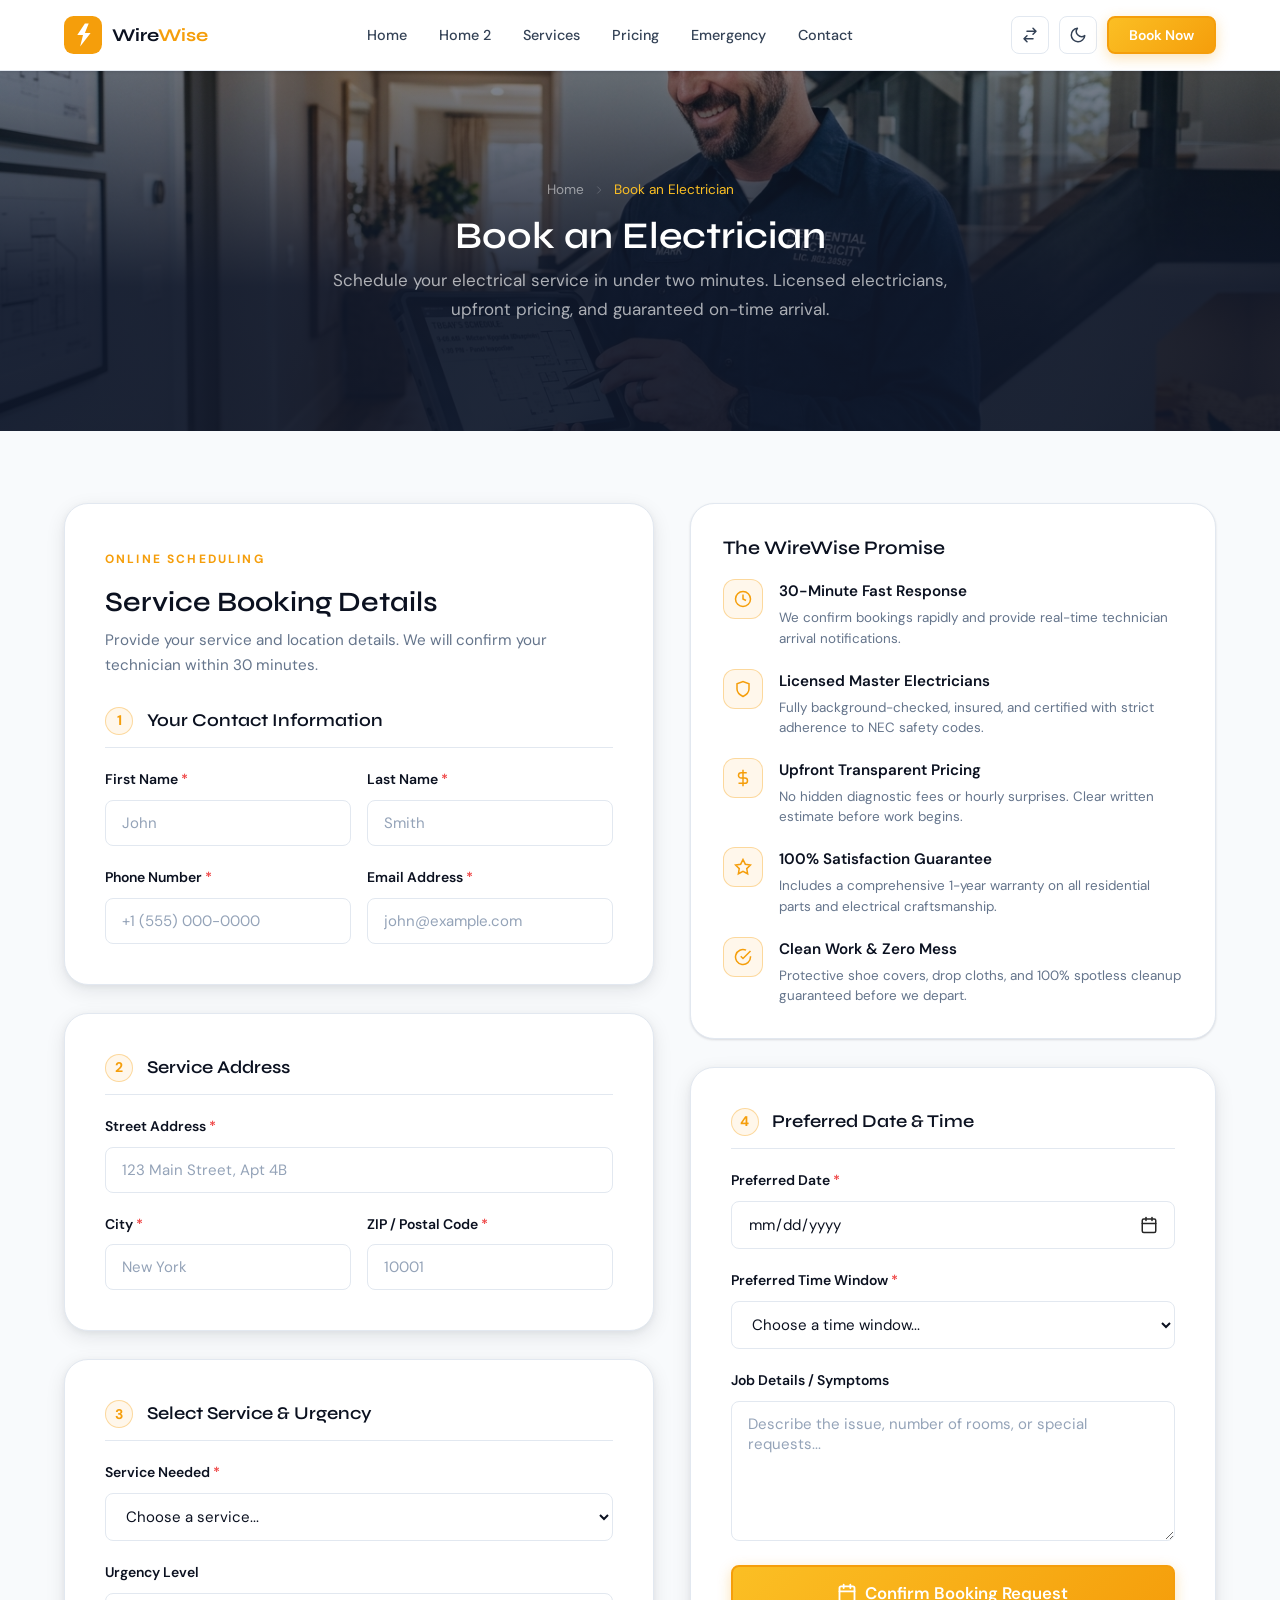
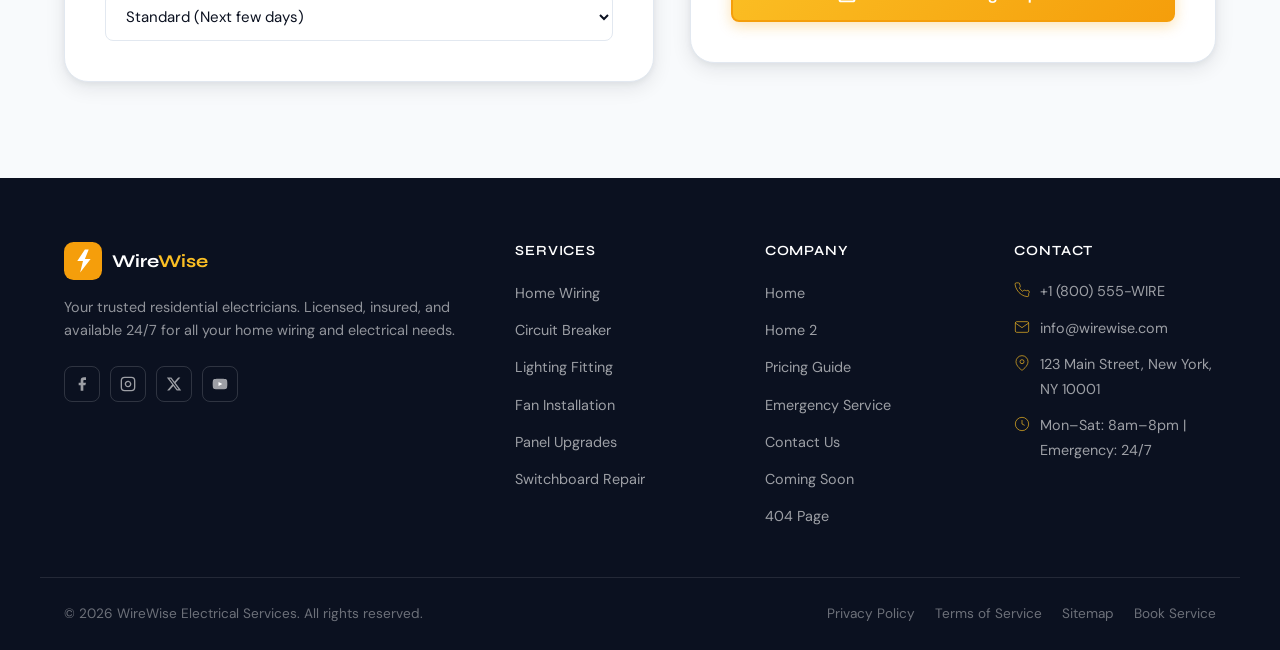
<file: booking.html>
<!DOCTYPE html>
<html lang="en" dir="ltr">
<head>
  <meta charset="UTF-8">
  <meta name="viewport" content="width=device-width, initial-scale=1.0">
  <meta name="description" content="Book an electrician online with WireWise. Schedule residential and commercial electrical repair, wiring, panel upgrades, and safety inspections.">
  <title>Book an Electrician | WireWise</title>
  <link rel="icon" href="data:image/svg+xml,%3Csvg xmlns='http://www.w3.org/2000/svg' viewBox='0 0 40 40'%3E%3Crect width='40' height='40' rx='10' fill='%23F59E0B'/%3E%3Cpath d='M22 8 L14 20 H20 L17 32 L28 18 H22 L26 8 Z' fill='white'/%3E%3C/svg%3E">
  <link rel="stylesheet" href="style.css">
</head>
<body>
<div id="navbar-container"></div>

<!-- Page Hero -->
<div class="page-hero" role="banner">
  <img src="assets/booking_hero.jpg" alt="WireWise friendly certified electrician with schedule tablet ready to book an appointment">
  <div class="page-hero-overlay"></div>
  <div class="page-hero-content">
    <nav class="breadcrumb" aria-label="Breadcrumb">
      <a href="index.html">Home</a>
      <svg viewBox="0 0 24 24"><polyline points="9 18 15 12 9 6"/></svg>
      <span class="current">Book an Electrician</span>
    </nav>
    <h1>Book an Electrician</h1>
    <p>Schedule your electrical service in under two minutes. Licensed electricians, upfront pricing, and guaranteed on-time arrival.</p>
  </div>
</div>

<!-- Booking Section -->
<section class="booking-section" aria-labelledby="booking-heading">
  <div class="container">
    <!-- Interactive Form (2-column layout) -->
    <form id="booking-form" aria-label="Electrician Booking Form">
      <div class="booking-grid">
        <!-- Left Column: Steps 1, 2, 3 as Separate Cards -->
        <div class="booking-main reveal-left">
          <!-- Step 1: Contact Details Card -->
          <div class="booking-card">
            <div style="margin-bottom:1.75rem">
              <span class="section-label">Online Scheduling</span>
              <h2 id="booking-heading" style="font-family:'Syne',sans-serif;font-size:1.75rem;margin-top:0.25rem;margin-bottom:0.5rem">Service Booking Details</h2>
              <p style="color:var(--text-muted);font-size:0.95rem;font-weight:400;margin:0">Provide your service and location details. We will confirm your technician within 30 minutes.</p>
            </div>

            <div class="booking-step-header">
              <span class="booking-step-badge">1</span>
              <h3 class="booking-step-title">Your Contact Information</h3>
            </div>
            <div class="form-row">
              <div class="form-group">
                <label class="form-label" for="booking-fname">First Name <span style="color:var(--accent-red)">*</span></label>
                <input class="form-control" type="text" id="booking-fname" name="fname" placeholder="John" required autocomplete="given-name">
              </div>
              <div class="form-group">
                <label class="form-label" for="booking-lname">Last Name <span style="color:var(--accent-red)">*</span></label>
                <input class="form-control" type="text" id="booking-lname" name="lname" placeholder="Smith" required autocomplete="family-name">
              </div>
            </div>
            <div class="form-row">
              <div class="form-group" style="margin-bottom:0">
                <label class="form-label" for="booking-phone">Phone Number <span style="color:var(--accent-red)">*</span></label>
                <input class="form-control" type="tel" id="booking-phone" name="phone" placeholder="+1 (555) 000-0000" required autocomplete="tel">
              </div>
              <div class="form-group" style="margin-bottom:0">
                <label class="form-label" for="booking-email">Email Address <span style="color:var(--accent-red)">*</span></label>
                <input class="form-control" type="email" id="booking-email" name="email" placeholder="john@example.com" required autocomplete="email">
              </div>
            </div>
          </div>

          <!-- Step 2: Service Location Card -->
          <div class="booking-card">
            <div class="booking-step-header">
              <span class="booking-step-badge">2</span>
              <h3 class="booking-step-title">Service Address</h3>
            </div>
            <div class="form-group">
              <label class="form-label" for="booking-address">Street Address <span style="color:var(--accent-red)">*</span></label>
              <input class="form-control" type="text" id="booking-address" name="address" placeholder="123 Main Street, Apt 4B" required autocomplete="street-address">
            </div>
            <div class="form-row">
              <div class="form-group" style="margin-bottom:0">
                <label class="form-label" for="booking-city">City <span style="color:var(--accent-red)">*</span></label>
                <input class="form-control" type="text" id="booking-city" name="city" placeholder="New York" required autocomplete="address-level2">
              </div>
              <div class="form-group" style="margin-bottom:0">
                <label class="form-label" for="booking-zip">ZIP / Postal Code <span style="color:var(--accent-red)">*</span></label>
                <input class="form-control" type="text" id="booking-zip" name="zip" placeholder="10001" required autocomplete="postal-code">
              </div>
            </div>
          </div>

          <!-- Step 3: Service Selection Card -->
          <div class="booking-card">
            <div class="booking-step-header">
              <span class="booking-step-badge">3</span>
              <h3 class="booking-step-title">Select Service & Urgency</h3>
            </div>
            <div class="form-group">
              <label class="form-label" for="booking-service">Service Needed <span style="color:var(--accent-red)">*</span></label>
              <select class="form-control" id="booking-service" name="service" required>
                <option value="" disabled selected>Choose a service...</option>
                <option value="wiring">Home Wiring & Rewiring</option>
                <option value="breaker">Circuit Breaker Replacement / Repair</option>
                <option value="lighting">Lighting Installation & Fixtures</option>
                <option value="fan">Ceiling Fan & Exhaust Setup</option>
                <option value="panel">200A Electrical Panel Upgrade</option>
                <option value="switchboard">Switchboard & Outlet Repair</option>
                <option value="ev">EV Charger & Smart Home Installation</option>
                <option value="inspection">Comprehensive Electrical Safety Inspection</option>
                <option value="emergency">Emergency Electrical Repair</option>
                <option value="other">Other Electrical Service / Consultation</option>
              </select>
            </div>
            <div class="form-group" style="margin-bottom:0">
              <label class="form-label" for="booking-urgency">Urgency Level</label>
              <select class="form-control" id="booking-urgency" name="urgency">
                <option value="standard" selected>Standard (Next few days)</option>
                <option value="urgent">Urgent (Within 24 hours)</option>
                <option value="emergency">Immediate Emergency Dispatch</option>
              </select>
            </div>
          </div>
        </div>

        <!-- Right Column: The WireWise Promise at top, Step 4 & Submit Button moved down -->
        <div class="booking-sidebar reveal-right">
          <!-- Trust & Guarantees Card (Top on desktop, bottom on tablet/mobile) -->
          <div class="booking-sidebar-card">
            <h3 style="font-family:'Syne',sans-serif;font-size:1.2rem;margin-bottom:1.25rem">The WireWise Promise</h3>

            <div class="booking-benefit-item">
              <div class="booking-benefit-icon">
                <svg width="18" height="18" viewBox="0 0 24 24" fill="none" stroke="currentColor" stroke-width="2"><circle cx="12" cy="12" r="10"></circle><polyline points="12 6 12 12 16 14"></polyline></svg>
              </div>
              <div>
                <div class="booking-benefit-title">30-Minute Fast Response</div>
                <p class="booking-benefit-desc">We confirm bookings rapidly and provide real-time technician arrival notifications.</p>
              </div>
            </div>

            <div class="booking-benefit-item">
              <div class="booking-benefit-icon">
                <svg width="18" height="18" viewBox="0 0 24 24" fill="none" stroke="currentColor" stroke-width="2"><path d="M12 22s8-4 8-10V5l-8-3-8 3v7c0 6 8 10 8 10z"></path></svg>
              </div>
              <div>
                <div class="booking-benefit-title">Licensed Master Electricians</div>
                <p class="booking-benefit-desc">Fully background-checked, insured, and certified with strict adherence to NEC safety codes.</p>
              </div>
            </div>

            <div class="booking-benefit-item">
              <div class="booking-benefit-icon">
                <svg width="18" height="18" viewBox="0 0 24 24" fill="none" stroke="currentColor" stroke-width="2"><line x1="12" y1="1" x2="12" y2="23"></line><path d="M17 5H9.5a3.5 3.5 0 0 0 0 7h5a3.5 3.5 0 0 1 0 7H6"></path></svg>
              </div>
              <div>
                <div class="booking-benefit-title">Upfront Transparent Pricing</div>
                <p class="booking-benefit-desc">No hidden diagnostic fees or hourly surprises. Clear written estimate before work begins.</p>
              </div>
            </div>

            <div class="booking-benefit-item">
              <div class="booking-benefit-icon">
                <svg width="18" height="18" viewBox="0 0 24 24" fill="none" stroke="currentColor" stroke-width="2"><polygon points="12 2 15.09 8.26 22 9.27 17 14.14 18.18 21.02 12 17.77 5.82 21.02 7 14.14 2 9.27 8.91 8.26 12 2"></polygon></svg>
              </div>
              <div>
                <div class="booking-benefit-title">100% Satisfaction Guarantee</div>
                <p class="booking-benefit-desc">Includes a comprehensive 1-year warranty on all residential parts and electrical craftsmanship.</p>
              </div>
            </div>

            <div class="booking-benefit-item">
              <div class="booking-benefit-icon">
                <svg width="18" height="18" viewBox="0 0 24 24" fill="none" stroke="currentColor" stroke-width="2"><path d="M22 11.08V12a10 10 0 1 1-5.93-9.14"></path><polyline points="22 4 12 14.01 9 11.01"></polyline></svg>
              </div>
              <div>
                <div class="booking-benefit-title">Clean Work & Zero Mess</div>
                <p class="booking-benefit-desc">Protective shoe covers, drop cloths, and 100% spotless cleanup guaranteed before we depart.</p>
              </div>
            </div>
          </div>

          <!-- Step 4 Card (Moved Down) -->
          <div class="booking-card">
            <div class="booking-group" style="margin-bottom:1.5rem">
              <div class="booking-step-header">
                <span class="booking-step-badge">4</span>
                <h3 class="booking-step-title">Preferred Date & Time</h3>
              </div>
              <div class="form-group">
                <label class="form-label" for="booking-date">Preferred Date <span style="color:var(--accent-red)">*</span></label>
                <input class="form-control" type="date" id="booking-date" name="date" required autocomplete="off">
              </div>
              <div class="form-group">
                <label class="form-label" for="booking-time">Preferred Time Window <span style="color:var(--accent-red)">*</span></label>
                <select class="form-control" id="booking-time" name="time" required>
                  <option value="" disabled selected>Choose a time window...</option>
                  <option value="morning">Morning (8:00 AM – 11:00 AM)</option>
                  <option value="midday">Midday (11:00 AM – 2:00 PM)</option>
                  <option value="afternoon">Afternoon (2:00 PM – 5:00 PM)</option>
                  <option value="evening">Evening (5:00 PM – 8:00 PM)</option>
                </select>
              </div>
              <div class="form-group" style="margin-bottom:0">
                <label class="form-label" for="booking-notes">Job Details / Symptoms</label>
                <textarea class="form-control" id="booking-notes" name="notes" placeholder="Describe the issue, number of rooms, or special requests..." rows="4"></textarea>
              </div>
            </div>

            <!-- Submission Button -->
            <button type="submit" id="booking-submit-btn" class="btn btn-primary btn-lg" style="width:100%;justify-content:center;padding:1rem;font-size:1.05rem">
              <svg width="20" height="20" viewBox="0 0 24 24" fill="none" stroke="currentColor" stroke-width="2.2" stroke-linecap="round" stroke-linejoin="round" aria-hidden="true">
                <rect x="3" y="4" width="18" height="18" rx="2" ry="2"></rect>
                <line x1="16" y1="2" x2="16" y2="6"></line>
                <line x1="8" y1="2" x2="8" y2="6"></line>
                <line x1="3" y1="10" x2="21" y2="10"></line>
              </svg>
              Confirm Booking Request
            </button>
          </div>
        </div>
      </div>
    </form>

    <!-- Success Confirmation State (Hidden initially) -->
    <div id="booking-success-box" class="booking-card booking-success-box" style="max-width:680px;margin:0 auto;" aria-live="polite">
      <div class="booking-success-icon">
        <svg width="36" height="36" viewBox="0 0 24 24" fill="none" stroke="currentColor" stroke-width="2.5" stroke-linecap="round" stroke-linejoin="round">
          <polyline points="20 6 9 17 4 12"></polyline>
        </svg>
      </div>
      <h2 style="font-family:'Syne',sans-serif;font-size:1.75rem;margin-bottom:0.5rem">Booking Request Received!</h2>
      <p style="color:var(--text-muted);font-size:1rem;margin-bottom:1.5rem">
        Thank you, <strong id="success-customer-name" style="color:var(--text-dark)">Customer</strong>! Your appointment request has been scheduled with WireWise.
      </p>

      <div class="booking-summary-pill">
        <div class="booking-summary-pill-row">
          <span class="label">Reference ID:</span>
          <span class="val" id="success-ref-num">#WW-8492</span>
        </div>
        <div class="booking-summary-pill-row">
          <span class="label">Service:</span>
          <span class="val" id="success-service-name">Home Wiring</span>
        </div>
        <div class="booking-summary-pill-row">
          <span class="label">Date & Window:</span>
          <span class="val" id="success-datetime">Oct 2, 2026 (Morning)</span>
        </div>
        <div class="booking-summary-pill-row">
          <span class="label">Location:</span>
          <span class="val" id="success-address">123 Main St, New York</span>
        </div>
        <div class="booking-summary-pill-row">
          <span class="label">Status:</span>
          <span class="val" style="color:var(--accent-green)">Pending Dispatch Confirmation</span>
        </div>
      </div>

      <p style="font-size:0.875rem;color:var(--text-muted);margin-bottom:1.75rem">
        A certified WireWise dispatcher will call or text your phone within <strong>30 minutes</strong> to confirm technician arrival.
      </p>

      <div style="display:flex;gap:1rem;justify-content:center;flex-wrap:wrap">
        <a href="index.html" class="btn btn-secondary">Back to Home</a>
        <button type="button" class="btn btn-primary" id="btn-book-another">Book Another Service</button>
      </div>
    </div>
  </div>
</section>

<div id="footer-container"></div>
<script src="components.js"></script>
<script src="script.js"></script>

<script>
  // Booking Page Interactive Controller
  document.addEventListener('DOMContentLoaded', () => {
    const form = document.getElementById('booking-form');
    const successBox = document.getElementById('booking-success-box');
    const dateInput = document.getElementById('booking-date');
    const serviceSelect = document.getElementById('booking-service');
    const btnBookAnother = document.getElementById('btn-book-another');

    // 1. Set minimum selectable date to today
    if (dateInput) {
      const today = new Date().toISOString().split('T')[0];
      dateInput.min = today;
    }

    // 2. Pre-select service from URL parameter (e.g., booking.html?service=wiring)
    const urlParams = new URLSearchParams(window.location.search);
    const serviceParam = urlParams.get('service');
    if (serviceParam && serviceSelect) {
      for (let i = 0; i < serviceSelect.options.length; i++) {
        if (serviceSelect.options[i].value.toLowerCase().includes(serviceParam.toLowerCase())) {
          serviceSelect.selectedIndex = i;
          break;
        }
      }
    }

    // 3. Handle Form Submission with Interactive Confirmation State
    if (form && successBox) {
      form.addEventListener('submit', (e) => {
        e.preventDefault();
        const submitBtn = document.getElementById('booking-submit-btn');
        const origText = submitBtn.innerHTML;

        submitBtn.disabled = true;
        submitBtn.innerHTML = `
          <svg class="spin-icon" width="20" height="20" viewBox="0 0 24 24" fill="none" stroke="currentColor" stroke-width="2.5" style="animation:spin 0.8s linear infinite;margin-right:8px">
            <circle cx="12" cy="12" r="10" stroke-opacity="0.25"></circle>
            <path d="M12 2a10 10 0 0 1 10 10"></path>
          </svg>
          Scheduling Appointment...
        `;

        // Simulate fast booking network response
        setTimeout(() => {
          const fname = document.getElementById('booking-fname').value.trim();
          const lname = document.getElementById('booking-lname').value.trim();
          const selectedServiceText = serviceSelect.options[serviceSelect.selectedIndex]?.text || 'General Electrical';
          const dateVal = dateInput.value;
          const timeSelect = document.getElementById('booking-time');
          const timeText = timeSelect.options[timeSelect.selectedIndex]?.text || '';
          const addressVal = document.getElementById('booking-address').value.trim();
          const cityVal = document.getElementById('booking-city').value.trim();

          // Generate reference number
          const refNum = '#WW-' + Math.floor(1000 + Math.random() * 9000);

          // Populate success box
          document.getElementById('success-customer-name').textContent = fname || 'Valued Customer';
          document.getElementById('success-ref-num').textContent = refNum;
          document.getElementById('success-service-name').textContent = selectedServiceText;
          document.getElementById('success-datetime').textContent = `${dateVal || 'Selected Date'} (${timeText.split('(')[0].trim() || 'Daytime'})`;
          document.getElementById('success-address').textContent = `${addressVal}${cityVal ? ', ' + cityVal : ''}`;

          // Transition states
          form.style.display = 'none';
          successBox.style.display = 'block';

          // Smooth scroll to card
          const card = document.querySelector('.booking-card');
          if (card) {
            card.scrollIntoView({ behavior: 'smooth', block: 'start' });
          }

          submitBtn.disabled = false;
          submitBtn.innerHTML = origText;
        }, 800);
      });
    }

    // 4. "Book Another Service" reset handler
    if (btnBookAnother && form && successBox) {
      btnBookAnother.addEventListener('click', () => {
        form.reset();
        successBox.style.display = 'none';
        form.style.display = 'block';
        if (dateInput) {
          dateInput.min = new Date().toISOString().split('T')[0];
        }
      });
    }
  });
</script>
</body>
</html>
</file>
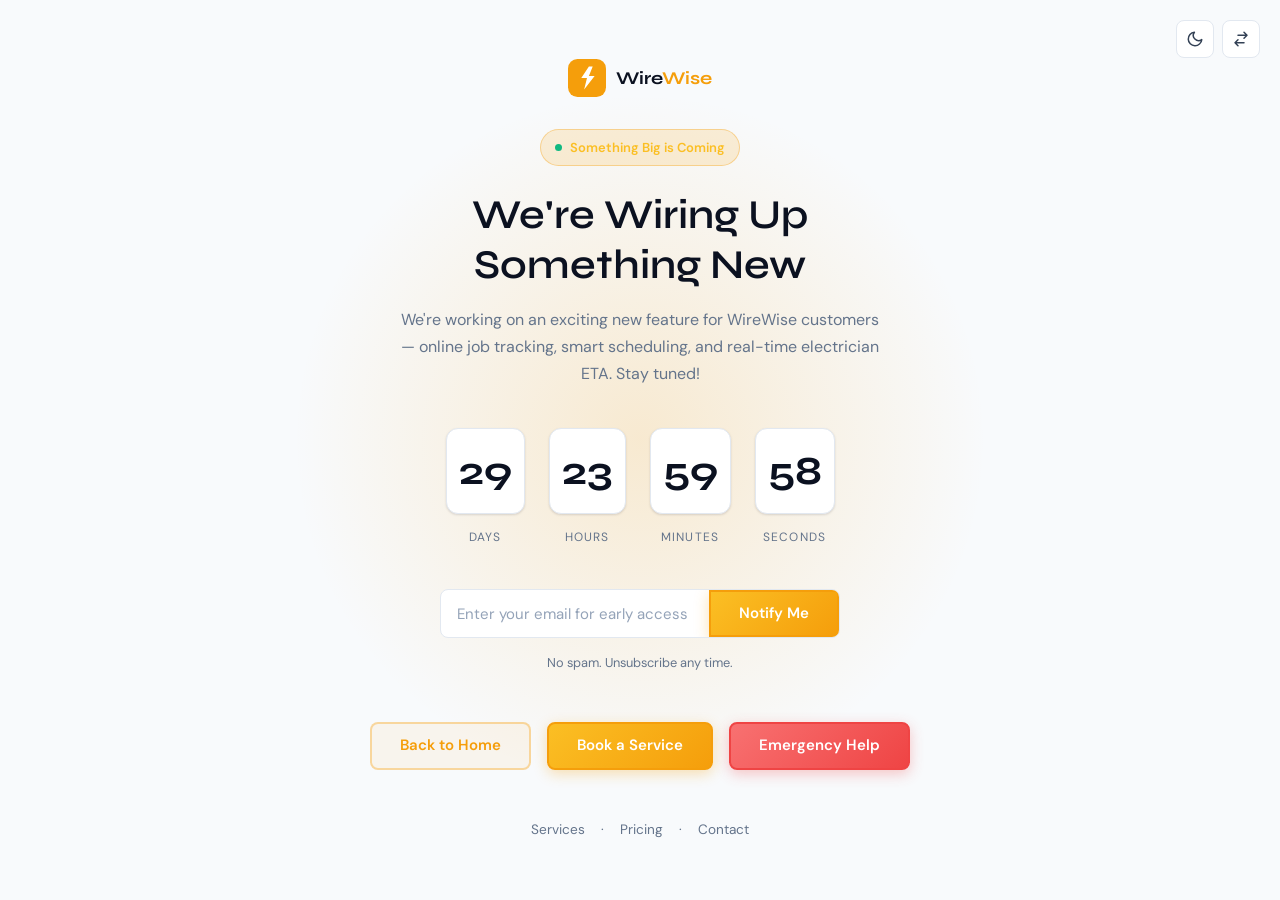
<file: coming-soon.html>
<!DOCTYPE html>
<html lang="en" dir="ltr">
<head>
  <meta charset="UTF-8">
  <meta name="viewport" content="width=device-width, initial-scale=1.0">
  <meta name="description" content="WireWise — Something exciting is coming soon. Sign up for early access and updates.">
  <title>Coming Soon | WireWise Electrician</title>
  <link rel="icon" href="data:image/svg+xml,%3Csvg xmlns='http://www.w3.org/2000/svg' viewBox='0 0 40 40'%3E%3Crect width='40' height='40' rx='10' fill='%23F59E0B'/%3E%3Cpath d='M22 8 L14 20 H20 L17 32 L28 18 H22 L26 8 Z' fill='white'/%3E%3C/svg%3E">
  <link rel="stylesheet" href="style.css">
</head>
<body>

<div class="coming-page" role="main">
  <!-- Top controls: Theme toggle + RTL toggle -->
  <div class="coming-top-icons">
    <button class="icon-btn" data-theme-toggle aria-label="Toggle theme" title="Toggle Theme">
      <svg data-moon-icon viewBox="0 0 24 24" fill="none" stroke="currentColor" stroke-width="2" stroke-linecap="round" stroke-linejoin="round"><path d="M21 12.79A9 9 0 1 1 11.21 3 7 7 0 0 0 21 12.79z"/></svg>
      <svg data-sun-icon viewBox="0 0 24 24" fill="none" stroke="currentColor" stroke-width="2" stroke-linecap="round" stroke-linejoin="round" style="display:none"><circle cx="12" cy="12" r="5"/><line x1="12" y1="1" x2="12" y2="3"/><line x1="12" y1="21" x2="12" y2="23"/><line x1="4.22" y1="4.22" x2="5.64" y2="5.64"/><line x1="18.36" y1="18.36" x2="19.78" y2="19.78"/><line x1="1" y1="12" x2="3" y2="12"/><line x1="21" y1="12" x2="23" y2="12"/><line x1="4.22" y1="19.78" x2="5.64" y2="18.36"/><line x1="18.36" y1="5.64" x2="19.78" y2="4.22"/></svg>
    </button>
    <button class="icon-btn" data-rtl-toggle aria-label="Toggle RTL layout" title="Toggle RTL">
      <svg viewBox="0 0 24 24" fill="none" stroke="currentColor" stroke-width="2" stroke-linecap="round" stroke-linejoin="round">
        <path d="M8 7h12m0 0l-4-4m4 4l-4 4M16 17H4m0 0l4 4m-4-4l4-4"/>
      </svg>
    </button>
  </div>

  <div class="coming-content">
    <!-- Centered Logo -->
    <div style="margin-bottom:2rem;display:flex;justify-content:center;">
      <a href="index.html" class="navbar-logo" aria-label="WireWise Home">
        <svg class="logo-mark" viewBox="0 0 40 40" fill="none" xmlns="http://www.w3.org/2000/svg">
          <rect width="40" height="40" rx="10" fill="var(--primary)"/>
          <path d="M22 8 L14 20 H20 L17 32 L28 18 H22 L26 8 Z" fill="white"/>
        </svg>
        <span class="logo-text">Wire<span>Wise</span></span>
      </a>
    </div>

    <div class="hero-badge" style="margin:0 auto 1.5rem">
      <span class="hero-badge-dot"></span>
      Something Big is Coming
    </div>
    <h1>We're Wiring Up<br>Something New</h1>
    <p>We're working on an exciting new feature for WireWise customers — online job tracking, smart scheduling, and real-time electrician ETA. Stay tuned!</p>

    <!-- Countdown -->
    <div class="countdown" aria-live="polite" aria-label="Countdown timer">
      <div class="countdown-item">
        <span class="countdown-num" id="cd-days">30</span>
        <span class="countdown-label">Days</span>
      </div>
      <div class="countdown-item">
        <span class="countdown-num" id="cd-hours">00</span>
        <span class="countdown-label">Hours</span>
      </div>
      <div class="countdown-item">
        <span class="countdown-num" id="cd-mins">00</span>
        <span class="countdown-label">Minutes</span>
      </div>
      <div class="countdown-item">
        <span class="countdown-num" id="cd-secs">00</span>
        <span class="countdown-label">Seconds</span>
      </div>
    </div>

    <!-- Notify form -->
    <form class="coming-notify" id="notify-form" data-ajax aria-label="Early access notification form">
      <input type="email" id="notify-email" name="email" placeholder="Enter your email for early access" required autocomplete="email" aria-label="Email for early access">
      <button type="submit" id="notify-submit-btn" class="btn btn-primary">Notify Me</button>
    </form>
    <p style="color:var(--text-muted);font-size:0.8rem;margin-top:0.875rem;font-weight:400">No spam. Unsubscribe any time.</p>

    <!-- Links back -->
    <div style="margin-top:3rem;display:flex;gap:1rem;justify-content:center;flex-wrap:wrap">
      <a href="index.html" class="btn btn-secondary" id="coming-home-btn">Back to Home</a>
      <a href="contact.html" class="btn btn-primary" id="coming-contact-btn">Book a Service</a>
      <a href="emergency.html" class="btn btn-danger" id="coming-emergency-btn">Emergency Help</a>
    </div>

    <div style="margin-top:3rem;display:flex;gap:1rem;justify-content:center;color:var(--text-muted);font-size:0.85rem;flex-wrap:wrap">
      <a href="services.html" class="coming-link">Services</a>
      <span>·</span>
      <a href="pricing.html" class="coming-link">Pricing</a>
      <span>·</span>
      <a href="contact.html" class="coming-link">Contact</a>
    </div>
  </div>
</div>

<script src="script.js"></script>
</body>
</html>
</file>
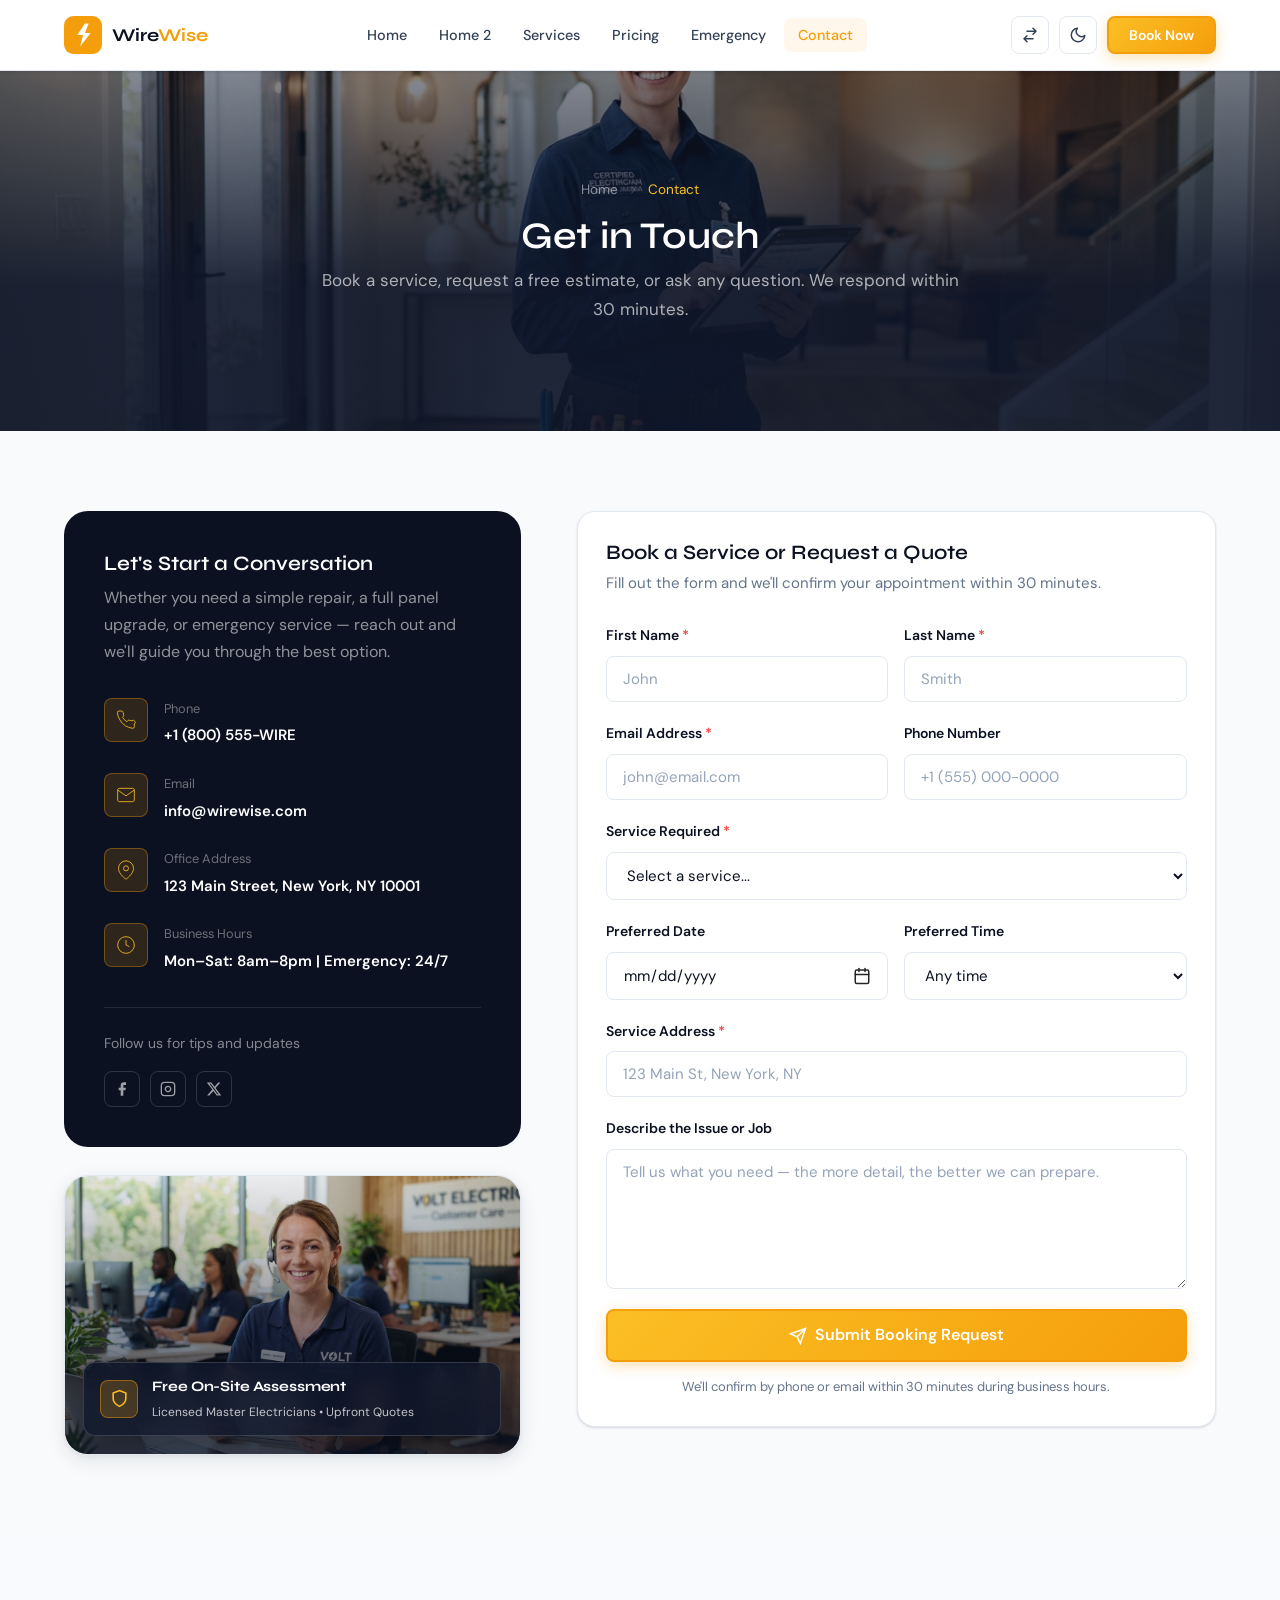
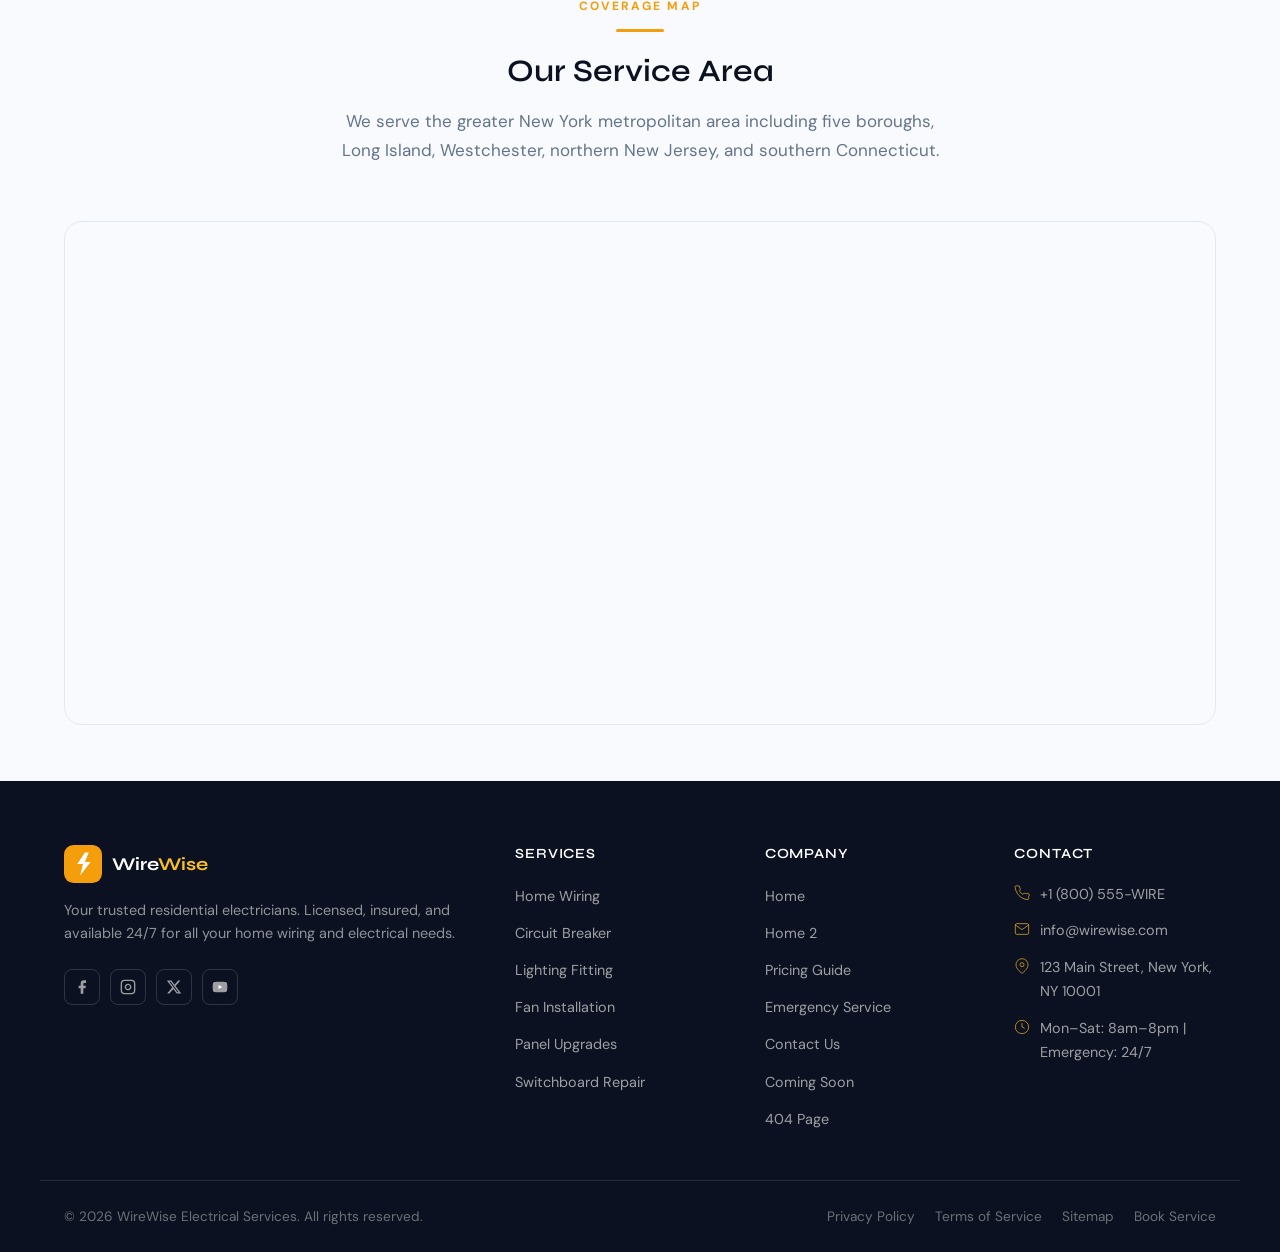
<file: contact.html>
<!DOCTYPE html>
<html lang="en" dir="ltr">
<head>
  <meta charset="UTF-8">
  <meta name="viewport" content="width=device-width, initial-scale=1.0">
  <meta name="description" content="Contact WireWise — Book an electrical service, request a free estimate, or get in touch. Serving the greater metro area. Fast response guaranteed.">
  <title>Contact Us | WireWise Electrician</title>
  <link rel="icon" href="data:image/svg+xml,%3Csvg xmlns='http://www.w3.org/2000/svg' viewBox='0 0 40 40'%3E%3Crect width='40' height='40' rx='10' fill='%23F59E0B'/%3E%3Cpath d='M22 8 L14 20 H20 L17 32 L28 18 H22 L26 8 Z' fill='white'/%3E%3C/svg%3E">
  <link rel="stylesheet" href="style.css">
</head>
<body>
<div id="navbar-container"></div>

<!-- Page Hero -->
<div class="page-hero" role="banner">
  <img src="assets/contact_page_hero.jpg" alt="WireWise friendly electrician ready to help you book a service">
  <div class="page-hero-overlay"></div>
  <div class="page-hero-content">
    <nav class="breadcrumb" aria-label="Breadcrumb">
      <a href="index.html">Home</a>
      <svg viewBox="0 0 24 24"><polyline points="9 18 15 12 9 6"/></svg>
      <span class="current">Contact</span>
    </nav>
    <h1>Get in Touch</h1>
    <p>Book a service, request a free estimate, or ask any question. We respond within 30 minutes.</p>
  </div>
</div>

<!-- Contact Grid -->
<section class="section" aria-labelledby="contact-heading">
  <div class="container">
    <div class="contact-grid">
      <!-- Left Sidebar: Info Card & Feature Image -->
      <div class="contact-sidebar reveal-left">
        <div class="contact-info-card">
          <h3>Let's Start a Conversation</h3>
          <p>Whether you need a simple repair, a full panel upgrade, or emergency service — reach out and we'll guide you through the best option.</p>

          <div class="contact-detail">
            <div class="contact-detail-icon">
              <svg viewBox="0 0 24 24"><path d="M22 16.92v3a2 2 0 0 1-2.18 2 19.79 19.79 0 0 1-8.63-3.07A19.5 19.5 0 0 1 4.69 12a19.79 19.79 0 0 1-3.07-8.67A2 2 0 0 1 3.6 1.27h3a2 2 0 0 1 2 1.72c.08.96.26 1.9.55 2.81a2 2 0 0 1-.45 2.11L7.91 8.9a16 16 0 0 0 5.18 5.18l1-1.27a2 2 0 0 1 2.11-.45c.91.29 1.85.47 2.81.55A2 2 0 0 1 22 16.92z"/></svg>
            </div>
            <div>
              <div class="contact-detail-label">Phone</div>
              <div class="contact-detail-value">+1 (800) 555-WIRE</div>
            </div>
          </div>

          <div class="contact-detail">
            <div class="contact-detail-icon">
              <svg viewBox="0 0 24 24"><path d="M4 4h16c1.1 0 2 .9 2 2v12c0 1.1-.9 2-2 2H4c-1.1 0-2-.9-2-2V6c0-1.1.9-2 2-2z"/><polyline points="22,6 12,13 2,6"/></svg>
            </div>
            <div>
              <div class="contact-detail-label">Email</div>
              <div class="contact-detail-value">info@wirewise.com</div>
            </div>
          </div>

          <div class="contact-detail">
            <div class="contact-detail-icon">
              <svg viewBox="0 0 24 24"><path d="M21 10c0 7-9 13-9 13s-9-6-9-13a9 9 0 0 1 18 0z"/><circle cx="12" cy="10" r="3"/></svg>
            </div>
            <div>
              <div class="contact-detail-label">Office Address</div>
              <div class="contact-detail-value">123 Main Street, New York, NY 10001</div>
            </div>
          </div>

          <div class="contact-detail">
            <div class="contact-detail-icon">
              <svg viewBox="0 0 24 24"><circle cx="12" cy="12" r="10"/><polyline points="12 6 12 12 16 14"/></svg>
            </div>
            <div>
              <div class="contact-detail-label">Business Hours</div>
              <div class="contact-detail-value">Mon–Sat: 8am–8pm | Emergency: 24/7</div>
            </div>
          </div>

          <div style="margin-top:2rem;padding-top:1.5rem;border-top:1px solid rgba(255,255,255,0.1)">
            <p style="color:rgba(255,255,255,0.5);font-size:0.875rem;margin-bottom:1rem;font-weight:400">Follow us for tips and updates</p>
            <div class="footer-social" style="gap:0.625rem">
              <a href="#" aria-label="Facebook" style="border:1px solid rgba(255,255,255,0.15);border-radius:var(--radius-sm);width:36px;height:36px;display:flex;align-items:center;justify-content:center;color:rgba(255,255,255,0.6);transition:var(--transition-fast)">
                <svg width="16" height="16" viewBox="0 0 24 24" fill="currentColor"><path d="M18 2h-3a5 5 0 0 0-5 5v3H7v4h3v8h4v-8h3l1-4h-4V7a1 1 0 0 1 1-1h3z"/></svg>
              </a>
              <a href="#" aria-label="Instagram" style="border:1px solid rgba(255,255,255,0.15);border-radius:var(--radius-sm);width:36px;height:36px;display:flex;align-items:center;justify-content:center;color:rgba(255,255,255,0.6);transition:var(--transition-fast)">
                <svg width="16" height="16" viewBox="0 0 24 24" fill="none" stroke="currentColor" stroke-width="2"><rect x="2" y="2" width="20" height="20" rx="5" ry="5"/><path d="M16 11.37A4 4 0 1 1 12.63 8 4 4 0 0 1 16 11.37z"/><line x1="17.5" y1="6.5" x2="17.51" y2="6.5"/></svg>
              </a>
              <a href="#" aria-label="Twitter" style="border:1px solid rgba(255,255,255,0.15);border-radius:var(--radius-sm);width:36px;height:36px;display:flex;align-items:center;justify-content:center;color:rgba(255,255,255,0.6);transition:var(--transition-fast)">
                <svg width="16" height="16" viewBox="0 0 24 24" fill="currentColor"><path d="M18.244 2.25h3.308l-7.227 8.26 8.502 11.24H16.17l-5.214-6.817L4.99 21.75H1.68l7.73-8.835L1.254 2.25H8.08l4.713 6.231zm-1.161 17.52h1.833L7.084 4.126H5.117z"/></svg>
              </a>
            </div>
          </div>
        </div>

        <!-- Contact Image Card -->
        <div class="contact-image-card">
          <img src="assets/contact_consult.jpg" alt="WireWise certified electrician providing consultation" loading="lazy">
          <div class="contact-image-overlay"></div>
          <div class="contact-image-badge">
            <div class="contact-image-badge-icon">
              <svg viewBox="0 0 24 24" fill="none" stroke="currentColor" stroke-width="2"><path d="M12 22s8-4 8-10V5l-8-3-8 3v7c0 6 8 10 8 10z"/></svg>
            </div>
            <div class="contact-image-badge-text">
              <span class="badge-title">Free On-Site Assessment</span>
              <span class="badge-sub">Licensed Master Electricians • Upfront Quotes</span>
            </div>
          </div>
        </div>
      </div>

      <!-- Booking Form -->
      <div class="reveal-right">
        <div class="card">
          <div class="card-body">
            <h3 style="margin-bottom:0.375rem">Book a Service or Request a Quote</h3>
            <p style="color:var(--text-muted);font-size:0.9375rem;margin-bottom:1.75rem;font-weight:400">Fill out the form and we'll confirm your appointment within 30 minutes.</p>
            <form id="contact-form" data-ajax aria-label="Service booking form">
              <div class="form-row">
                <div class="form-group">
                  <label class="form-label" for="contact-fname">First Name <span style="color:var(--accent-red)">*</span></label>
                  <input class="form-control" type="text" id="contact-fname" name="fname" placeholder="John" required autocomplete="given-name">
                </div>
                <div class="form-group">
                  <label class="form-label" for="contact-lname">Last Name <span style="color:var(--accent-red)">*</span></label>
                  <input class="form-control" type="text" id="contact-lname" name="lname" placeholder="Smith" required autocomplete="family-name">
                </div>
              </div>
              <div class="form-row">
                <div class="form-group">
                  <label class="form-label" for="contact-email">Email Address <span style="color:var(--accent-red)">*</span></label>
                  <input class="form-control" type="email" id="contact-email" name="email" placeholder="john@email.com" required autocomplete="email">
                </div>
                <div class="form-group">
                  <label class="form-label" for="contact-phone">Phone Number</label>
                  <input class="form-control" type="tel" id="contact-phone" name="phone" placeholder="+1 (555) 000-0000" autocomplete="tel">
                </div>
              </div>
              <div class="form-group">
                <label class="form-label" for="contact-service">Service Required <span style="color:var(--accent-red)">*</span></label>
                <select class="form-control" id="contact-service" name="service" required>
                  <option value="" disabled selected>Select a service...</option>
                  <option value="wiring">Home Wiring</option>
                  <option value="breaker">Circuit Breaker Installation</option>
                  <option value="lighting">Lighting Fitting</option>
                  <option value="fan">Fan Installation</option>
                  <option value="panel">Panel Upgrade</option>
                  <option value="switchboard">Switchboard Repair</option>
                  <option value="emergency">Emergency Service</option>
                  <option value="inspection">Safety Inspection</option>
                  <option value="other">Other / Not Sure</option>
                </select>
              </div>
              <div class="form-row">
                <div class="form-group">
                  <label class="form-label" for="contact-date">Preferred Date</label>
                  <input class="form-control" type="date" id="contact-date" name="date" autocomplete="off">
                </div>
                <div class="form-group">
                  <label class="form-label" for="contact-time">Preferred Time</label>
                  <select class="form-control" id="contact-time" name="time">
                    <option value="" disabled selected>Any time</option>
                    <option>8am – 10am</option>
                    <option>10am – 12pm</option>
                    <option>12pm – 2pm</option>
                    <option>2pm – 4pm</option>
                    <option>4pm – 6pm</option>
                    <option>6pm – 8pm</option>
                  </select>
                </div>
              </div>
              <div class="form-group">
                <label class="form-label" for="contact-address">Service Address <span style="color:var(--accent-red)">*</span></label>
                <input class="form-control" type="text" id="contact-address" name="address" placeholder="123 Main St, New York, NY" required autocomplete="street-address">
              </div>
              <div class="form-group">
                <label class="form-label" for="contact-message">Describe the Issue or Job</label>
                <textarea class="form-control" id="contact-message" name="message" placeholder="Tell us what you need — the more detail, the better we can prepare." rows="4"></textarea>
              </div>
              <button type="submit" id="contact-submit-btn" class="btn btn-primary" style="width:100%;justify-content:center;font-size:1rem;padding:0.875rem">
                <svg width="18" height="18" viewBox="0 0 24 24" fill="none" stroke="currentColor" stroke-width="2"><line x1="22" y1="2" x2="11" y2="13"/><polygon points="22 2 15 22 11 13 2 9 22 2"/></svg>
                Submit Booking Request
              </button>
              <p style="font-size:0.8125rem;color:var(--text-muted);text-align:center;margin-top:0.875rem;font-weight:400">We'll confirm by phone or email within 30 minutes during business hours.</p>
            </form>
          </div>
        </div>
      </div>
    </div>
  </div>
</section>

<!-- Service Area Map -->
<section class="section-sm bg-surface-alt" aria-labelledby="map-heading">
  <div class="container">
    <div class="section-header center reveal">
      <span class="section-label">Coverage Map</span>
      <span class="divider-line"></span>
      <h2 class="section-title" id="map-heading">Our Service Area</h2>
      <p class="section-subtitle">We serve the greater New York metropolitan area including five boroughs, Long Island, Westchester, northern New Jersey, and southern Connecticut.</p>
    </div>
    <div class="map-container reveal">
      <iframe
        title="WireWise Service Area Map"
        src="https://www.google.com/maps/embed?pb=!1m18!1m12!1m3!1d386697.4266671785!2d-74.25987564566604!3d40.6974881531777!2m3!1f0!2f0!3f0!3m2!1i1024!2i768!4f13.1!3m3!1m2!1s0x89c24fa5d33f083b%3A0xc80b8f06e177fe62!2sNew%20York%2C%20NY!5e0!3m2!1sen!2sus!4v1696000000000"
        allowfullscreen=""
        loading="lazy"
        referrerpolicy="no-referrer-when-downgrade"
        aria-label="Map showing WireWise service area in New York">
      </iframe>
    </div>
  </div>
</section>

<div id="footer-container"></div>
<script src="components.js"></script>
<script src="script.js"></script>
</body>
</html>
</file>
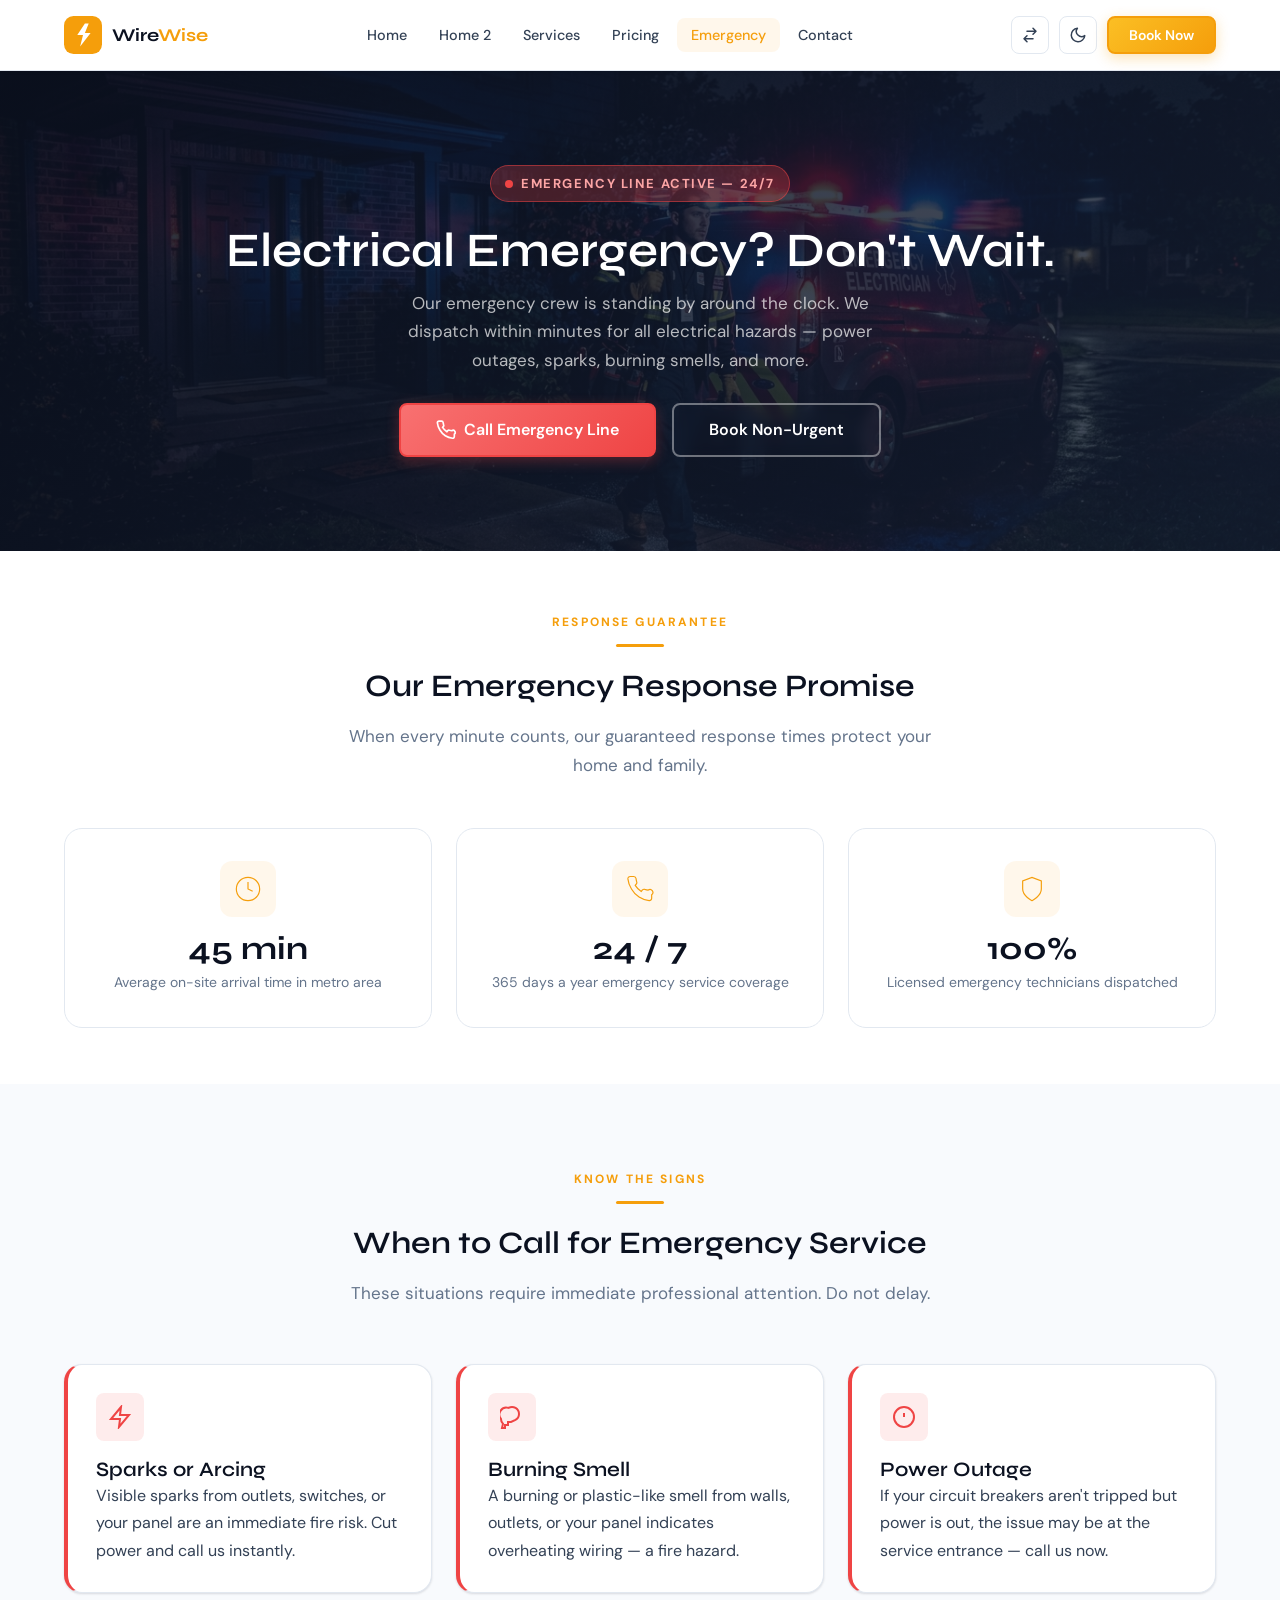
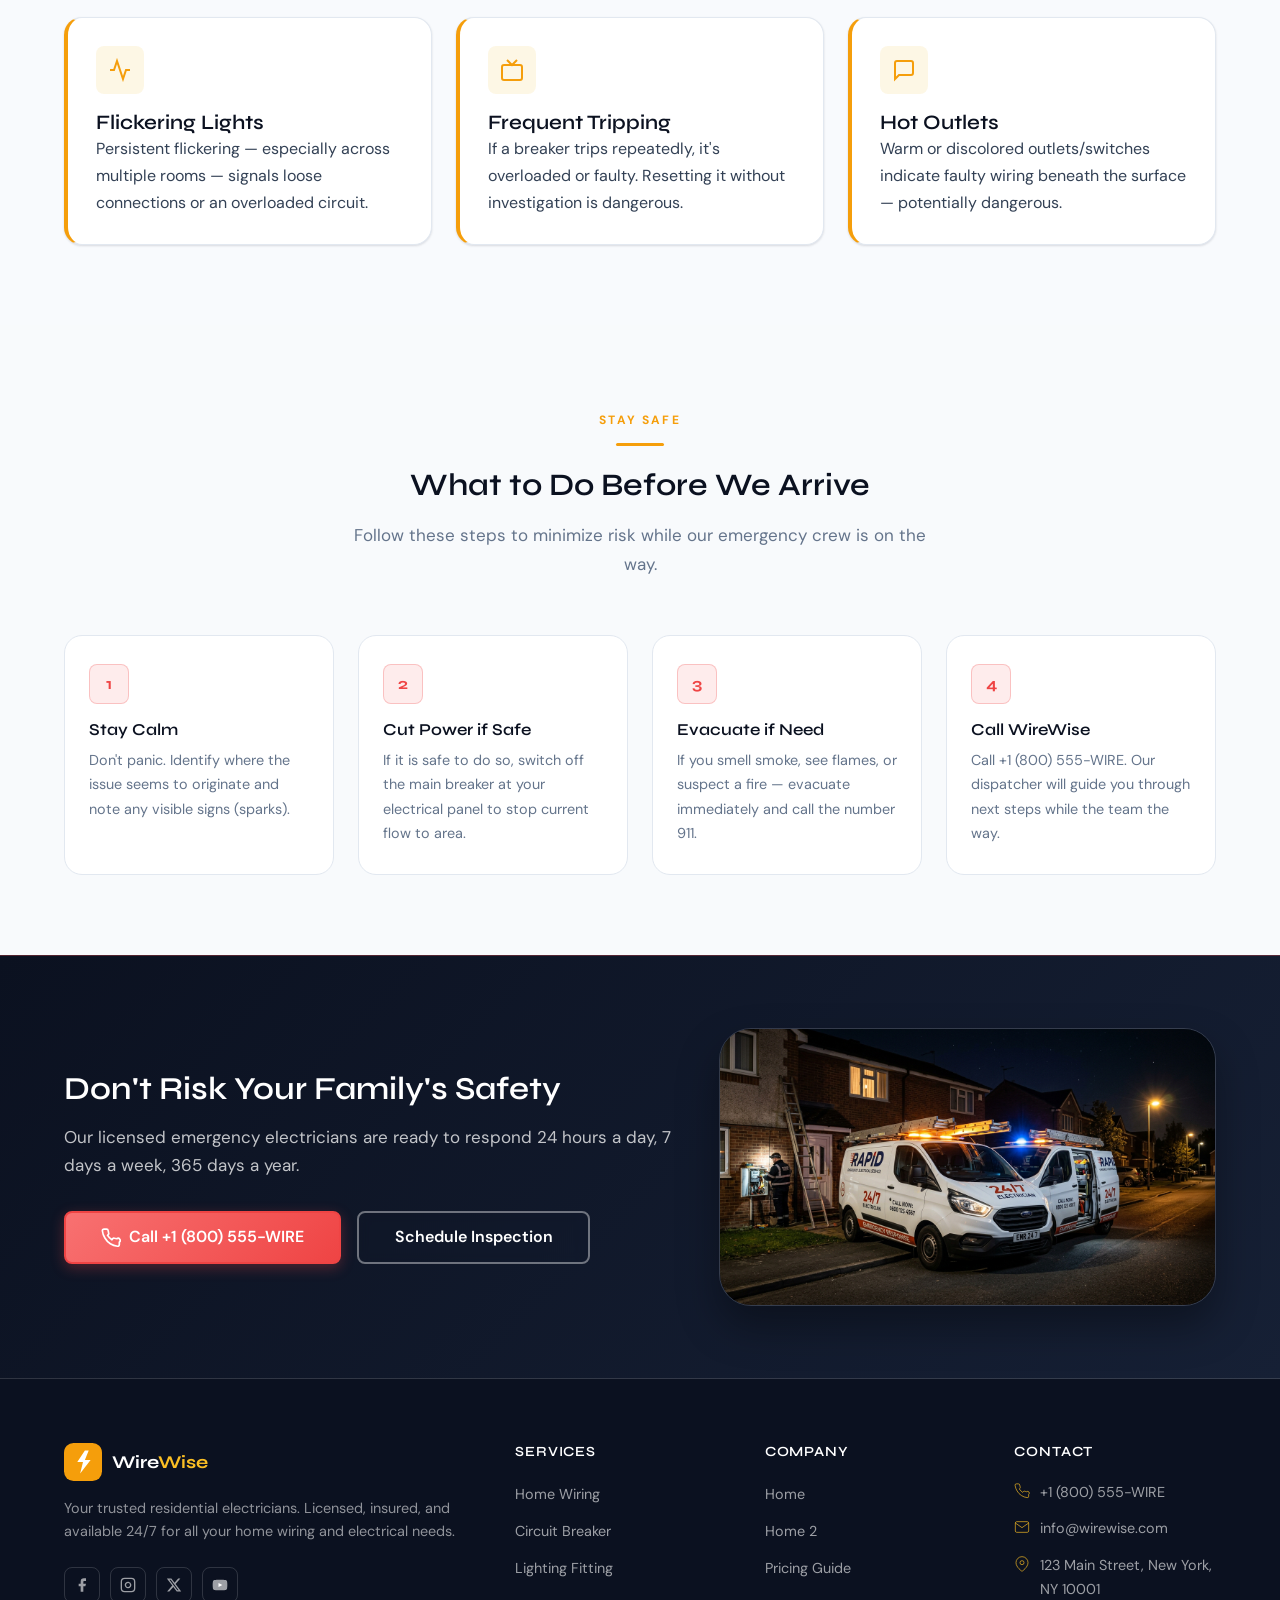
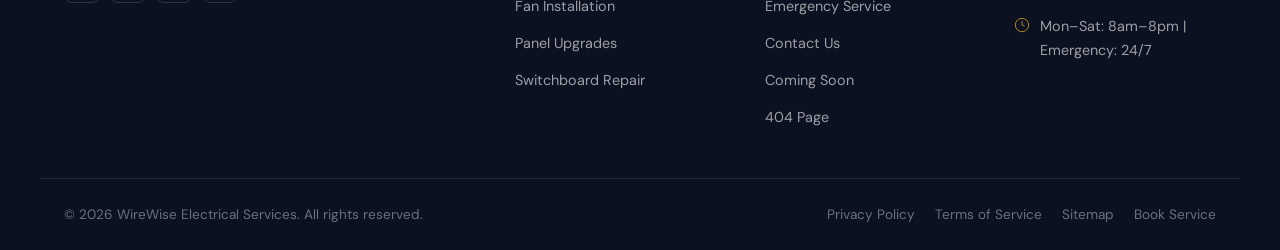
<file: emergency.html>
<!DOCTYPE html>
<html lang="en" dir="ltr">
<head>
  <meta charset="UTF-8">
  <meta name="viewport" content="width=device-width, initial-scale=1.0">
  <meta name="description" content="WireWise 24/7 Emergency Electrical Service — Fast response for power outages, sparks, burning smells, and electrical hazards. Call now.">
  <title>Emergency Service | WireWise Electrician</title>
  <link rel="icon" href="data:image/svg+xml,%3Csvg xmlns='http://www.w3.org/2000/svg' viewBox='0 0 40 40'%3E%3Crect width='40' height='40' rx='10' fill='%23F59E0B'/%3E%3Cpath d='M22 8 L14 20 H20 L17 32 L28 18 H22 L26 8 Z' fill='white'/%3E%3C/svg%3E">
  <link rel="stylesheet" href="style.css">
</head>
<body>
<div id="navbar-container"></div>

<!-- Emergency Hero -->
<section class="emergency-hero" aria-label="Emergency electrical service hero">
  <img src="assets/emergency_hero.jpg" alt="Emergency electrician responding to a home electrical hazard at night">
  <div class="emergency-hero-overlay"></div>
  <div class="emergency-hero-content">
    <div class="emergency-badge">
      <span class="emergency-dot"></span>
      Emergency Line Active — 24/7
    </div>
    <h1 style="color:#fff;margin:1.25rem 0 0.5rem;font-size:clamp(2rem,4vw,3rem)">Electrical Emergency? Don't Wait.</h1>
    <p style="color:rgba(255,255,255,0.7);max-width:520px;font-size:1.0625rem;margin:0 auto 1.75rem;font-weight:400;text-align:center">Our emergency crew is standing by around the clock. We dispatch within minutes for all electrical hazards — power outages, sparks, burning smells, and more.</p>
    <div style="display:flex;gap:1rem;flex-wrap:wrap;justify-content:center">
      <a href="tel:+18005559473" class="btn btn-danger btn-lg" id="emergency-call-btn">
        <svg width="20" height="20" viewBox="0 0 24 24" fill="none" stroke="currentColor" stroke-width="2"><path d="M22 16.92v3a2 2 0 0 1-2.18 2 19.79 19.79 0 0 1-8.63-3.07A19.5 19.5 0 0 1 4.69 12a19.79 19.79 0 0 1-3.07-8.67A2 2 0 0 1 3.6 1.27h3a2 2 0 0 1 2 1.72c.08.96.26 1.9.55 2.81a2 2 0 0 1-.45 2.11L7.91 8.9a16 16 0 0 0 5.18 5.18l1-1.27a2 2 0 0 1 2.11-.45c.91.29 1.85.47 2.81.55A2 2 0 0 1 22 16.92z"/></svg>
        Call Emergency Line
      </a>
      <a href="contact.html" class="btn btn-outline-white btn-lg" id="emergency-book-btn">Book Non-Urgent</a>
    </div>
  </div>
</section>

<!-- Response Metrics -->
<section class="section-sm bg-surface" aria-labelledby="response-metrics">
  <div class="container">
    <div class="section-header center reveal" style="margin-bottom:1.5rem">
      <span class="section-label">Response Guarantee</span>
      <span class="divider-line"></span>
      <h2 class="section-title" id="response-metrics">Our Emergency Response Promise</h2>
      <p class="section-subtitle">When every minute counts, our guaranteed response times protect your home and family.</p>
    </div>
    <div class="response-metrics">
      <div class="response-metric reveal delay-1">
        <div class="response-metric-icon">
          <svg viewBox="0 0 24 24"><circle cx="12" cy="12" r="10"/><polyline points="12 6 12 12 16 14"/></svg>
        </div>
        <div class="response-metric-num">45 min</div>
        <div class="response-metric-label">Average on-site arrival time in metro area</div>
      </div>
      <div class="response-metric reveal delay-2">
        <div class="response-metric-icon">
          <svg viewBox="0 0 24 24"><path d="M22 16.92v3a2 2 0 0 1-2.18 2 19.79 19.79 0 0 1-8.63-3.07A19.5 19.5 0 0 1 4.69 12a19.79 19.79 0 0 1-3.07-8.67A2 2 0 0 1 3.6 1.27h3a2 2 0 0 1 2 1.72c.08.96.26 1.9.55 2.81a2 2 0 0 1-.45 2.11L7.91 8.9a16 16 0 0 0 5.18 5.18l1-1.27a2 2 0 0 1 2.11-.45c.91.29 1.85.47 2.81.55A2 2 0 0 1 22 16.92z"/></svg>
        </div>
        <div class="response-metric-num">24 / 7</div>
        <div class="response-metric-label">365 days a year emergency service coverage</div>
      </div>
      <div class="response-metric reveal delay-3">
        <div class="response-metric-icon">
          <svg viewBox="0 0 24 24"><path d="M12 22s8-4 8-10V5l-8-3-8 3v7c0 6 8 10 8 10z"/></svg>
        </div>
        <div class="response-metric-num">100%</div>
        <div class="response-metric-label">Licensed emergency technicians dispatched</div>
      </div>
    </div>
  </div>
</section>

<!-- What counts as emergency -->
<section class="section bg-surface-alt" aria-labelledby="emergency-types-heading">
  <div class="container">
    <div class="section-header center reveal">
      <span class="section-label">Know the Signs</span>
      <span class="divider-line"></span>
      <h2 class="section-title" id="emergency-types-heading">When to Call for Emergency Service</h2>
      <p class="section-subtitle">These situations require immediate professional attention. Do not delay.</p>
    </div>
    <div class="services-grid">
      <div class="card reveal delay-1" style="border-left:4px solid var(--accent-red)">
        <div class="card-body">
          <div style="width:48px;height:48px;border-radius:var(--radius-sm);background:rgba(239,68,68,0.1);display:flex;align-items:center;justify-content:center;margin-bottom:1rem;">
            <svg width="24" height="24" viewBox="0 0 24 24" fill="none" stroke="var(--accent-red)" stroke-width="2"><path d="M13 2L3 14h9l-1 8 10-12h-9l1-8z"/></svg>
          </div>
          <h3 style="color:var(--text-dark)">Sparks or Arcing</h3>
          <p>Visible sparks from outlets, switches, or your panel are an immediate fire risk. Cut power and call us instantly.</p>
        </div>
      </div>
      <div class="card reveal delay-2" style="border-left:4px solid var(--accent-red)">
        <div class="card-body">
          <div style="width:48px;height:48px;border-radius:var(--radius-sm);background:rgba(239,68,68,0.1);display:flex;align-items:center;justify-content:center;margin-bottom:1rem;">
            <svg width="24" height="24" viewBox="0 0 24 24" fill="none" stroke="var(--accent-red)" stroke-width="2"><path d="M8.56 2.9A7 7 0 0 1 19 9c0 2.5-1.4 4.7-3.5 5.9L11 17H8v3H5v3H2l1-4.3C1.8 17.7 1 15.9 1 14a7 7 0 0 1 7.56-11.1z"/></svg>
          </div>
          <h3 style="color:var(--text-dark)">Burning Smell</h3>
          <p>A burning or plastic-like smell from walls, outlets, or your panel indicates overheating wiring — a fire hazard.</p>
        </div>
      </div>
      <div class="card reveal delay-3" style="border-left:4px solid var(--accent-red)">
        <div class="card-body">
          <div style="width:48px;height:48px;border-radius:var(--radius-sm);background:rgba(239,68,68,0.1);display:flex;align-items:center;justify-content:center;margin-bottom:1rem;">
            <svg width="24" height="24" viewBox="0 0 24 24" fill="none" stroke="var(--accent-red)" stroke-width="2"><circle cx="12" cy="12" r="10"/><line x1="12" y1="8" x2="12" y2="12"/><line x1="12" y1="16" x2="12.01" y2="16"/></svg>
          </div>
          <h3 style="color:var(--text-dark)"> Power Outage</h3>
          <p>If your circuit breakers aren't tripped but power is out, the issue may be at the service entrance — call us now.</p>
        </div>
      </div>
      <div class="card reveal delay-1" style="border-left:4px solid var(--accent-yellow)">
        <div class="card-body">
          <div style="width:48px;height:48px;border-radius:var(--radius-sm);background:rgba(234,179,8,0.1);display:flex;align-items:center;justify-content:center;margin-bottom:1rem;">
            <svg width="24" height="24" viewBox="0 0 24 24" fill="none" stroke="var(--accent-yellow)" stroke-width="2"><polyline points="22 12 18 12 15 21 9 3 6 12 2 12"/></svg>
          </div>
          <h3 style="color:var(--text-dark)">Flickering Lights</h3>
          <p>Persistent flickering — especially across multiple rooms — signals loose connections or an overloaded circuit.</p>
        </div>
      </div>
      <div class="card reveal delay-2" style="border-left:4px solid var(--accent-yellow)">
        <div class="card-body">
          <div style="width:48px;height:48px;border-radius:var(--radius-sm);background:rgba(234,179,8,0.1);display:flex;align-items:center;justify-content:center;margin-bottom:1rem;">
            <svg width="24" height="24" viewBox="0 0 24 24" fill="none" stroke="var(--accent-yellow)" stroke-width="2"><rect x="2" y="7" width="20" height="15" rx="2" ry="2"/><polyline points="17 2 12 7 7 2"/></svg>
          </div>
          <h3 style="color:var(--text-dark)">Frequent Tripping</h3>
          <p>If a breaker trips repeatedly, it's overloaded or faulty. Resetting it without investigation is dangerous.</p>
        </div>
      </div>
      <div class="card reveal delay-3" style="border-left:4px solid var(--accent-yellow)">
        <div class="card-body">
          <div style="width:48px;height:48px;border-radius:var(--radius-sm);background:rgba(234,179,8,0.1);display:flex;align-items:center;justify-content:center;margin-bottom:1rem;">
            <svg width="24" height="24" viewBox="0 0 24 24" fill="none" stroke="var(--accent-yellow)" stroke-width="2"><path d="M21 15a2 2 0 0 1-2 2H7l-4 4V5a2 2 0 0 1 2-2h14a2 2 0 0 1 2 2z"/></svg>
          </div>
          <h3 style="color:var(--text-dark)">Hot Outlets </h3>
          <p>Warm or discolored outlets/switches indicate faulty wiring beneath the surface — potentially dangerous.</p>
        </div>
      </div>
    </div>
  </div>
</section>

<!-- Steps to take -->
<section class="section" aria-labelledby="emergency-steps-heading">
  <div class="container">
    <div class="section-header center reveal">
      <span class="section-label">Stay Safe</span>
      <span class="divider-line"></span>
      <h2 class="section-title" id="emergency-steps-heading">What to Do Before We Arrive</h2>
      <p class="section-subtitle">Follow these steps to minimize risk while our emergency crew is on the way.</p>
    </div>
    <div class="emergency-steps-grid">
      <div class="emergency-step reveal delay-1">
        <div class="emergency-step-num">1</div>
        <h4>Stay Calm </h4>
        <p>Don't panic. Identify where the issue seems to originate and note any visible signs (sparks).</p>
      </div>
      <div class="emergency-step reveal delay-2">
        <div class="emergency-step-num">2</div>
        <h4>Cut Power if Safe</h4>
        <p>If it is safe to do so, switch off the main breaker at your electrical panel to stop current flow to area.</p>
      </div>
      <div class="emergency-step reveal delay-3">
        <div class="emergency-step-num">3</div>
        <h4>Evacuate if Need</h4>
        <p>If you smell smoke, see flames, or suspect a fire — evacuate immediately and call the number 911.</p>
      </div>
      <div class="emergency-step reveal delay-4">
        <div class="emergency-step-num">4</div>
        <h4>Call WireWise</h4>
        <p>Call +1 (800) 555-WIRE. Our dispatcher will guide you through next steps while the team the way.</p>
      </div>
    </div>
  </div>
</section>

<!-- Emergency CTA -->
<section class="cta-banner" style="background:linear-gradient(135deg,var(--secondary) 0%,var(--secondary-light) 100%);border-top:1px solid rgba(239,68,68,0.3)">
  <div class="container">
    <div class="cta-banner-grid img-right reveal">
      <div class="cta-banner-text">
        <h2 class="cta-banner-title">Don't Risk Your Family's Safety</h2>
        <p class="cta-banner-sub">Our licensed emergency electricians are ready to respond 24 hours a day, 7 days a week, 365 days a year.</p>
        <div class="cta-banner-btns">
          <a href="tel:+18005559473" class="btn btn-danger btn-lg" id="emrg-final-call-btn">
            <svg width="20" height="20" viewBox="0 0 24 24" fill="none" stroke="currentColor" stroke-width="2"><path d="M22 16.92v3a2 2 0 0 1-2.18 2 19.79 19.79 0 0 1-8.63-3.07A19.5 19.5 0 0 1 4.69 12a19.79 19.79 0 0 1-3.07-8.67A2 2 0 0 1 3.6 1.27h3a2 2 0 0 1 2 1.72c.08.96.26 1.9.55 2.81a2 2 0 0 1-.45 2.11L7.91 8.9a16 16 0 0 0 5.18 5.18l1-1.27a2 2 0 0 1 2.11-.45c.91.29 1.85.47 2.81.55A2 2 0 0 1 22 16.92z"/></svg>
            Call +1 (800) 555-WIRE
          </a>
          <a href="contact.html" class="btn btn-outline-white btn-lg" id="emrg-final-book-btn">Schedule Inspection</a>
        </div>
      </div>
      <div class="cta-banner-img-wrap">
        <img src="assets/emergency_van_dispatch.jpg" alt="WireWise Emergency Electrician Van Ready for Rapid Dispatch">
      </div>
    </div>
  </div>
</section>

<div id="footer-container"></div>
<script src="components.js"></script>
<script src="script.js"></script>
</body>
</html>
</file>
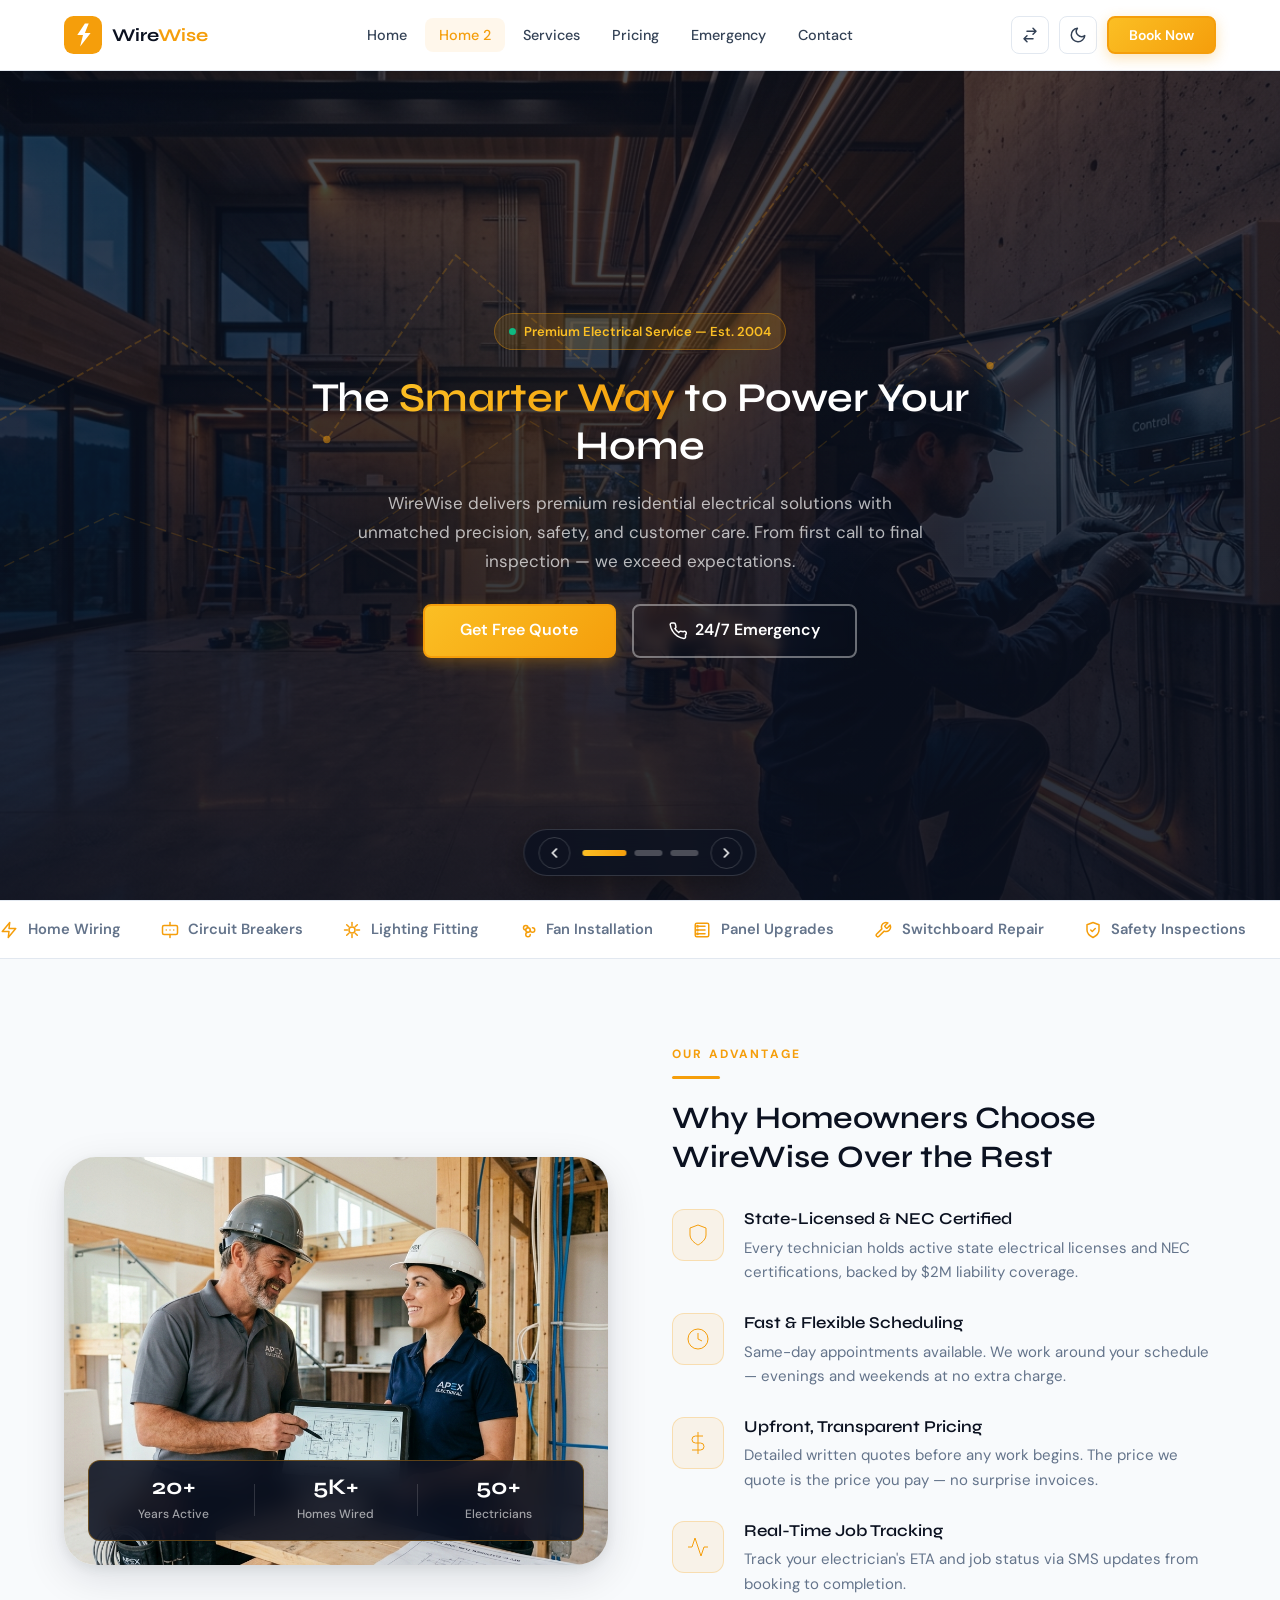
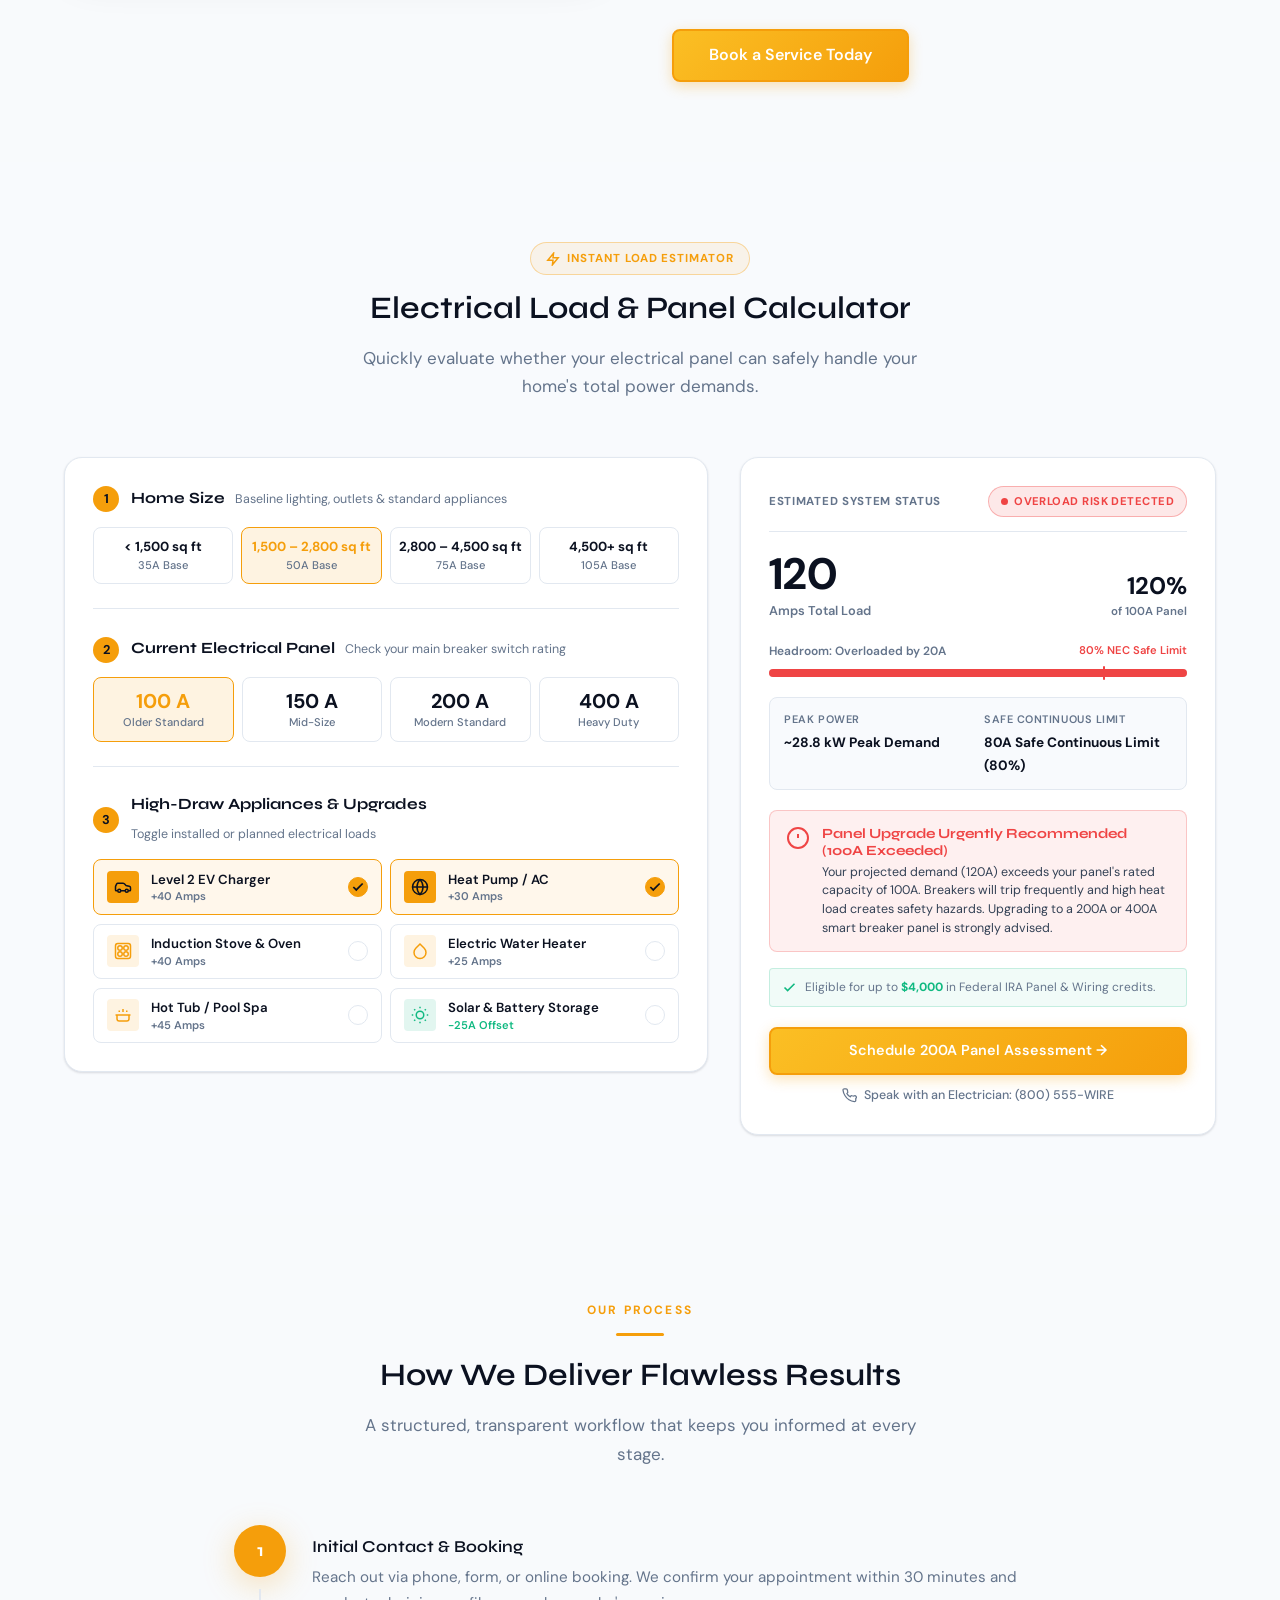
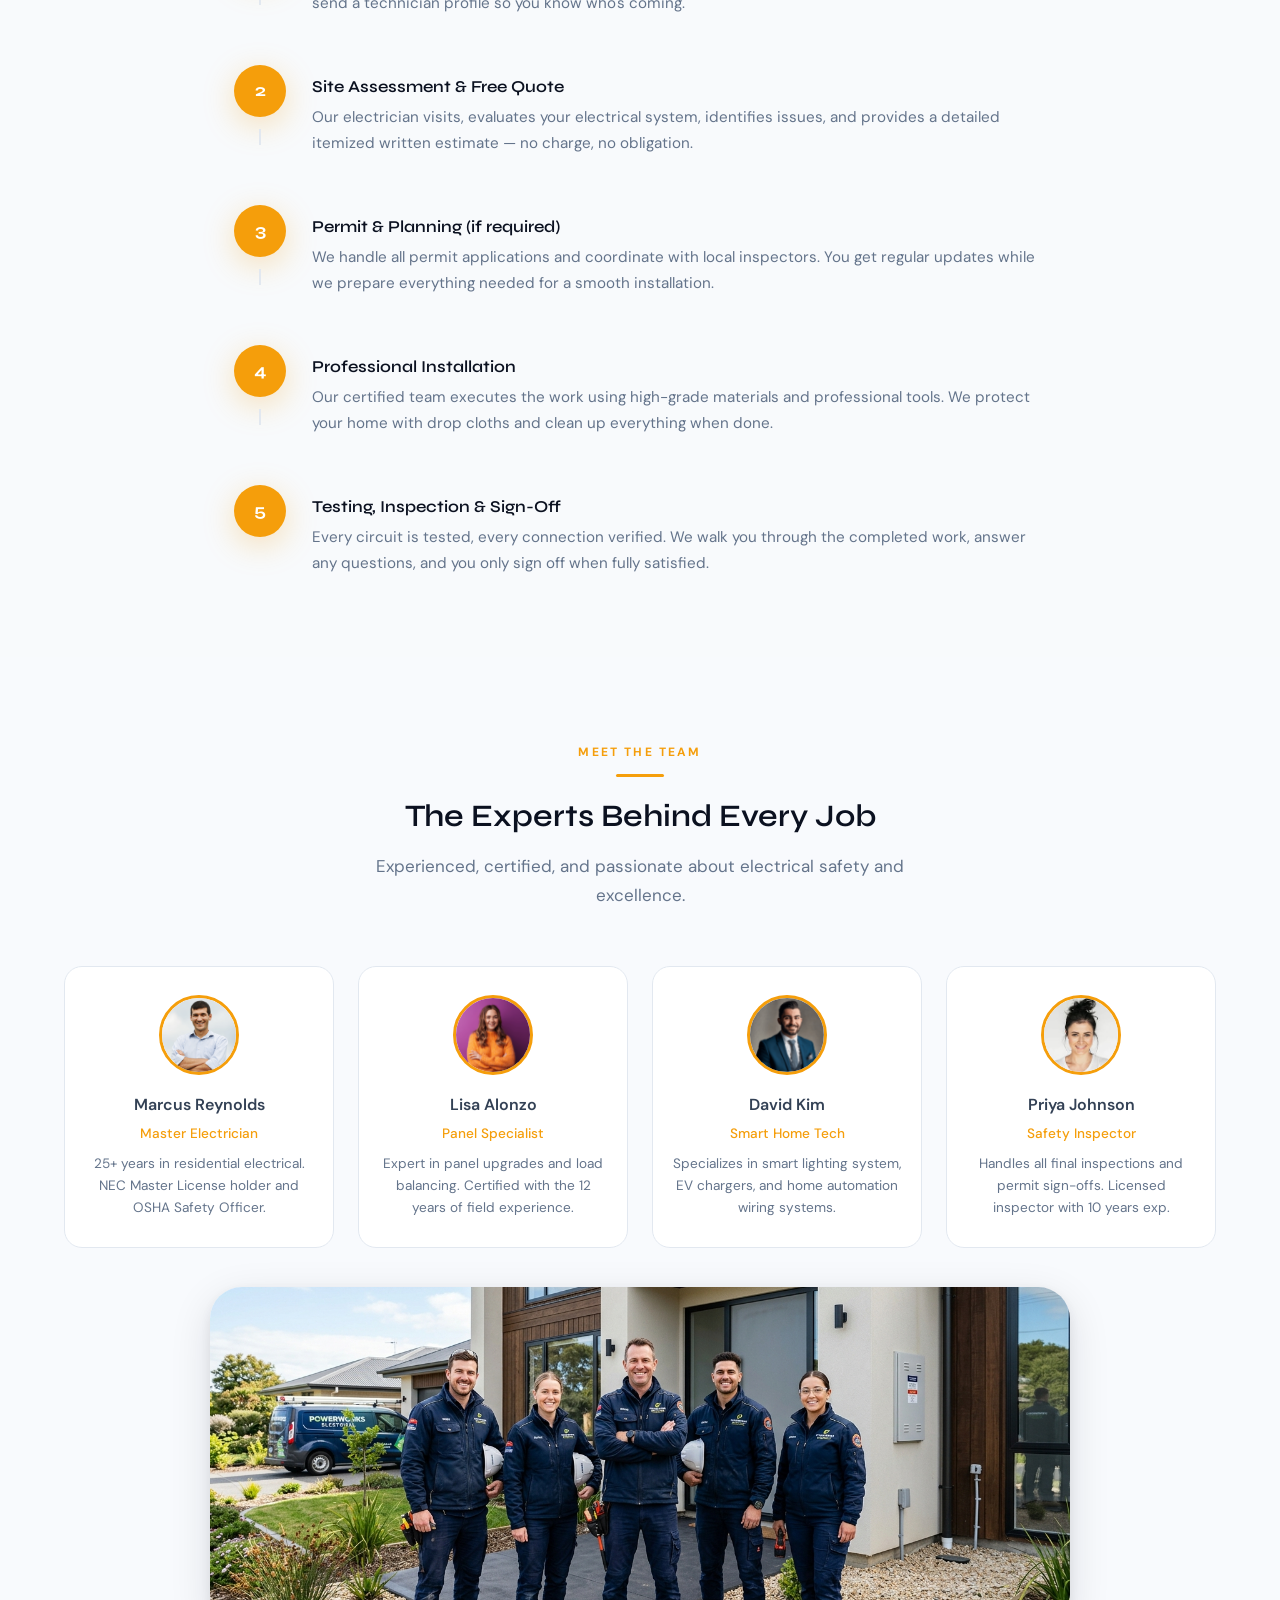
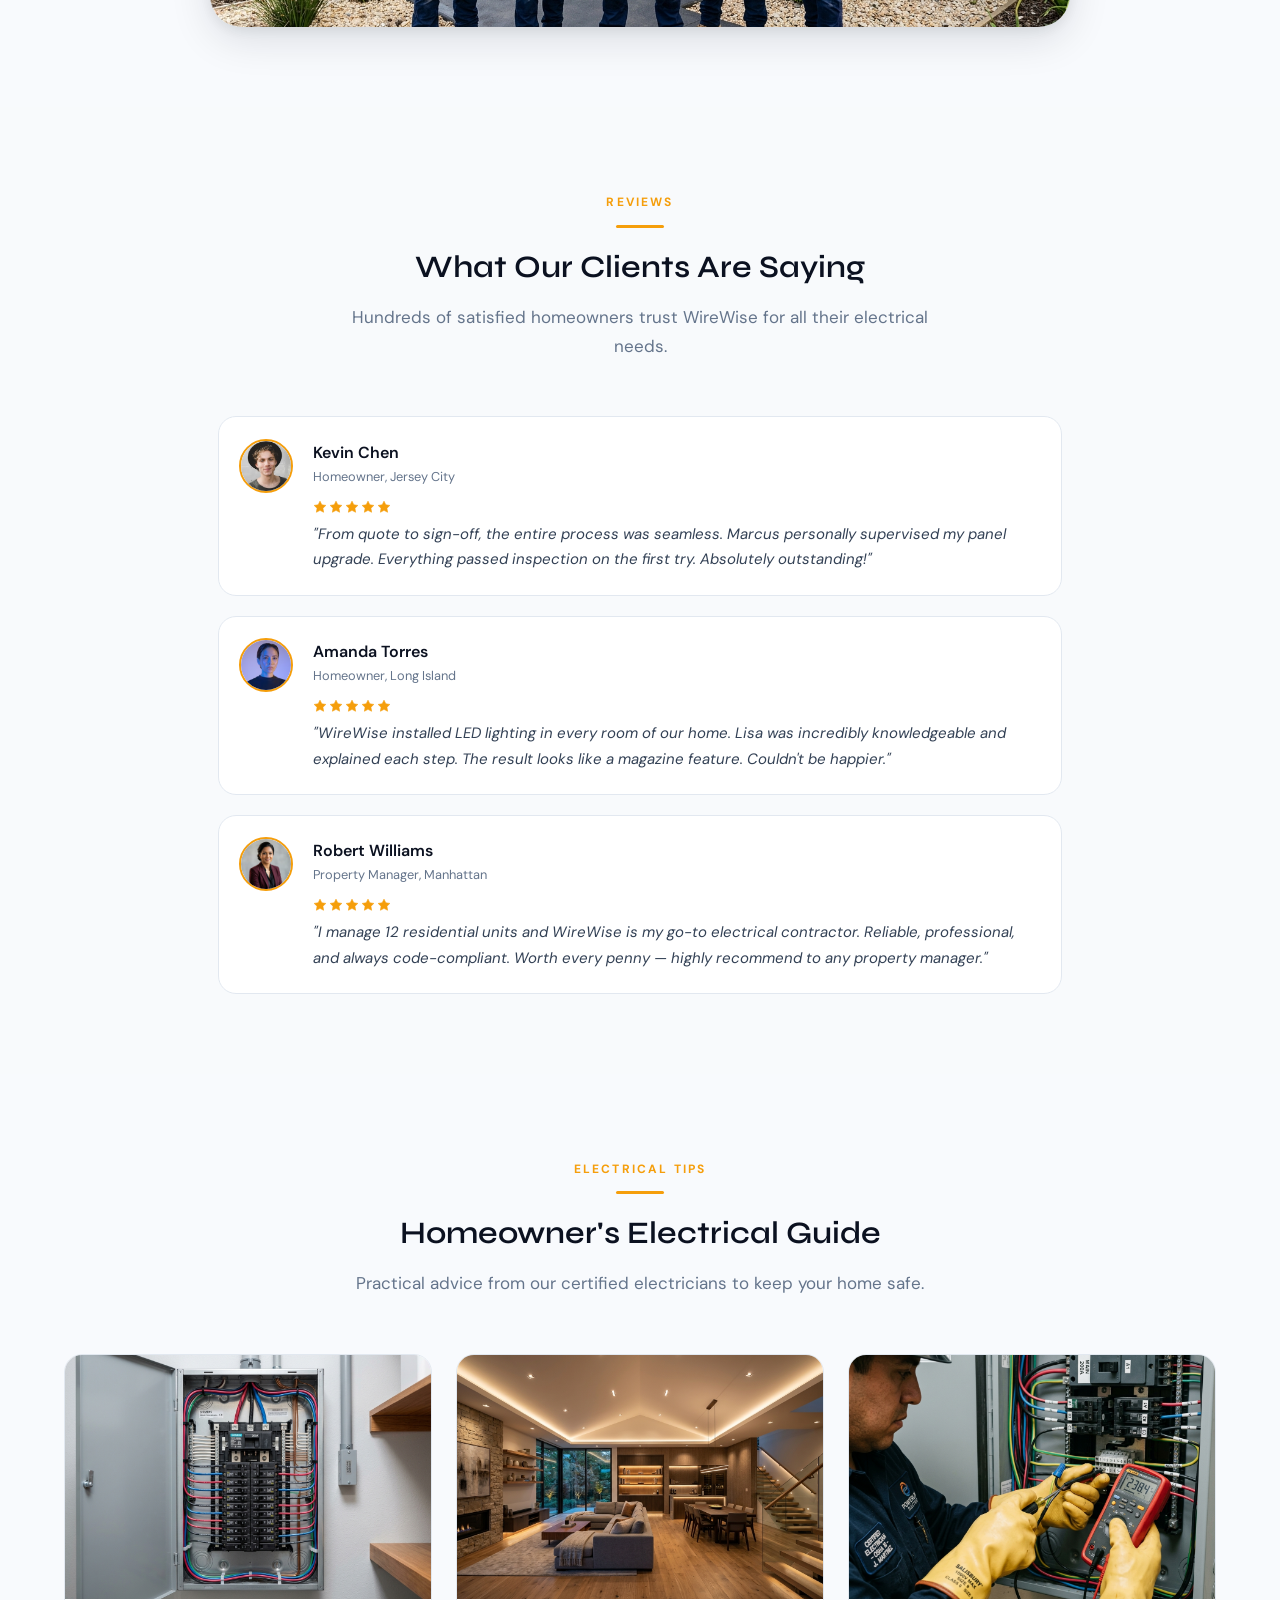
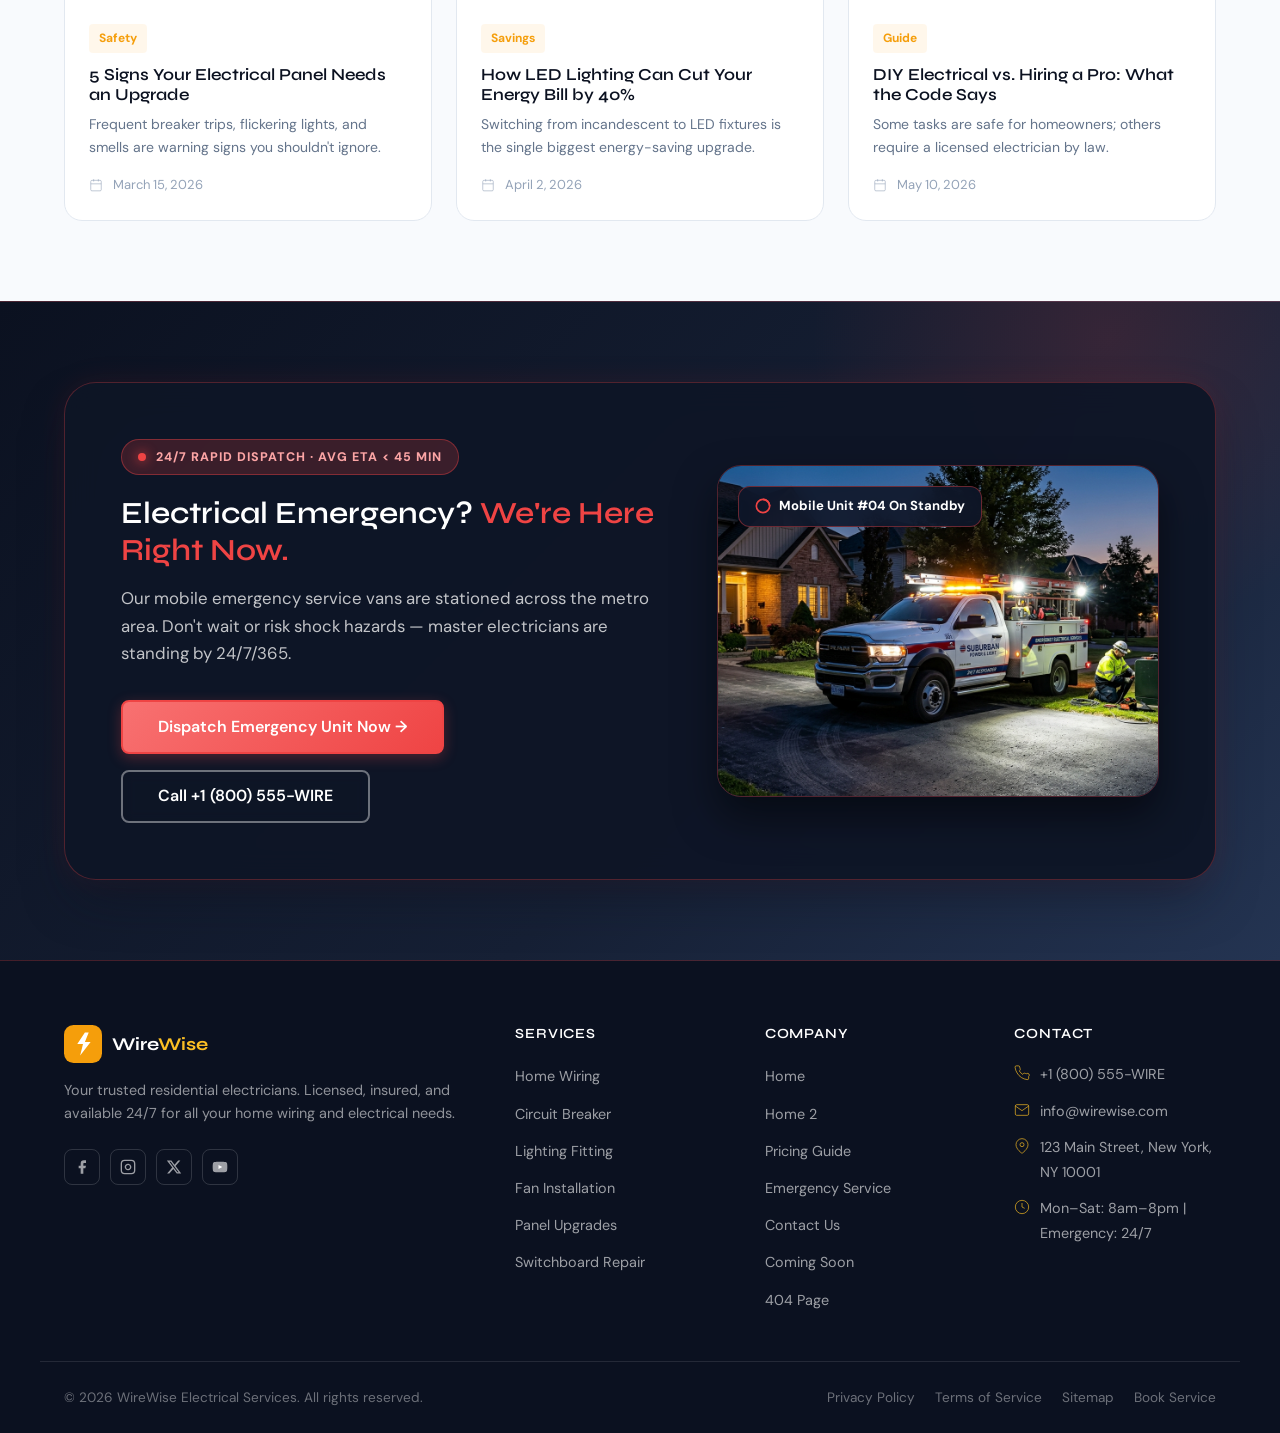
<file: home2.html>
<!DOCTYPE html>
<html lang="en" dir="ltr">
<head>
  <meta charset="UTF-8">
  <meta name="viewport" content="width=device-width, initial-scale=1.0">
  <meta name="description" content="WireWise Premium — Discover our full range of electrical services with expert team, process timeline, and safety certifications. Book your service today.">
  <title>WireWise Premium | Electrician & Home Wiring</title>
  <link rel="icon" href="data:image/svg+xml,%3Csvg xmlns='http://www.w3.org/2000/svg' viewBox='0 0 40 40'%3E%3Crect width='40' height='40' rx='10' fill='%23F59E0B'/%3E%3Cpath d='M22 8 L14 20 H20 L17 32 L28 18 H22 L26 8 Z' fill='white'/%3E%3C/svg%3E">
  <link rel="stylesheet" href="style.css">
  <style>
    /* Home 2 — Centered full-screen hero & slider */
    .hero2{min-height:calc(100vh - 71px);display:flex;align-items:center;justify-content:center;text-align:center;position:relative;overflow:hidden;background:var(--secondary);}
    .hero2-slider{position:absolute;inset:0;width:100%;height:100%;z-index:0;}
    .hero2-slide{position:absolute;inset:0;width:100%;height:100%;opacity:0;visibility:hidden;transition:opacity 0.8s ease-in-out;overflow:hidden;}
    .hero2-slide img{width:100%;height:100%;object-fit:cover;opacity:0.55;transform:scale(1.06);transition:transform 5s ease-out;}
    .hero2-slide.active{opacity:1;visibility:visible;z-index:1;}
    .hero2-slide.active img{transform:scale(1);}
    .hero2-overlay{position:absolute;inset:0;background:linear-gradient(to bottom,rgba(11,17,32,0.5) 0%,rgba(11,17,32,0.78) 100%);z-index:1;}
    /* electric SVG line accent */
    .hero2-elec{position:absolute;inset:0;pointer-events:none;overflow:hidden;z-index:1;}
    .hero2-content{position:relative;z-index:3;max-width:800px;padding:1.5rem 1.5rem;}
    .hero2-title{font-family:'Syne',sans-serif;font-weight:600;font-size:clamp(2rem,3.2vw,2.75rem);color:#fff;line-height:1.16;margin-bottom:1.25rem;}
    .hero2-title span{color:var(--primary-light);}
    .hero2-sub{font-size:1.0625rem;color:rgba(255,255,255,0.7);max-width:600px;margin:0 auto 1.75rem;font-weight:400;line-height:1.7;}
    .hero2-btns{display:flex;gap:1rem;justify-content:center;flex-wrap:wrap;}
    .hero2-slider-controls{position:absolute;bottom:1.5rem;left:50%;transform:translateX(-50%);z-index:10;display:flex;align-items:center;gap:0.75rem;background:rgba(11,17,32,0.8);backdrop-filter:blur(14px);border:1px solid rgba(255,255,255,0.15);border-radius:var(--radius-full);padding:0.4rem 0.85rem;box-shadow:0 8px 32px rgba(0,0,0,0.4);}
    .hero2-slider-dots{display:flex;align-items:center;gap:0.5rem;}

    /* Feature highlight */
    .feature-highlight{display:grid;grid-template-columns:1fr 1fr;gap:4rem;align-items:center;}
    .fh-img{border-radius:var(--radius-2xl);overflow:hidden;aspect-ratio:4/3;max-height:460px;box-shadow:var(--shadow-lg);position:relative;}
    .fh-img img{width:100%;height:100%;object-fit:cover;object-position:center;}
    .fh-stat-pill{position:absolute;bottom:1.5rem;left:1.5rem;right:1.5rem;background:rgba(11,17,32,0.88);backdrop-filter:blur(12px);border:1px solid rgba(var(--primary-rgb),0.35);border-radius:var(--radius-md);padding:0.85rem 1.25rem;display:flex;align-items:center;gap:1rem;}
    .fh-stat{text-align:center;flex:1;}
    .fh-stat-n{font-family:'Syne',sans-serif;font-size:1.4rem;font-weight:700;color:#fff;display:block;line-height:1.1;}
    .fh-stat-l{font-size:0.75rem;color:rgba(255,255,255,0.6);font-weight:500;}
    .fh-divider{width:1px;height:32px;background:rgba(255,255,255,0.15);}

    @media(max-width:1023px){
      .feature-highlight{grid-template-columns:1fr;gap:2.5rem;}
      .fh-img{aspect-ratio:16/10;max-height:360px;max-width:600px;width:100%;margin:0 auto;}
      .fh-stat-pill{bottom:1rem;left:1rem;right:1rem;padding:0.75rem 1rem;}
      .fh-stat-n{font-size:1.2rem;}
    }
    @media(max-width:480px){
      .fh-img{aspect-ratio:16/11;max-height:300px;}
      .fh-stat-pill{padding:0.5rem 0.75rem;gap:0.5rem;}
      .fh-stat-n{font-size:1.05rem;}
      .fh-stat-l{font-size:0.7rem;}
    }
    .feature-list{display:flex;flex-direction:column;gap:1.75rem;}
    .feature-item{display:flex;align-items:flex-start;gap:1.25rem;}
    .feature-icon{width:52px;height:52px;border-radius:var(--radius-md);background:var(--primary-bg);border:1.5px solid rgba(var(--primary-rgb),0.25);display:flex;align-items:center;justify-content:center;flex-shrink:0;}
    .feature-icon svg{width:24px;height:24px;stroke:var(--primary);fill:none;}
    .feature-item-content h4{font-weight:600;margin-bottom:0.375rem;}
    .feature-item-content p{font-size:0.9375rem;color:var(--text-muted);font-weight:400;line-height:1.65;}

    /* Cert cards staggered */
    .cert-grid{display:grid;grid-template-columns:repeat(3,1fr);gap:1.5rem;}
    @media(max-width:767px){.cert-grid{grid-template-columns:1fr;}}
    @media(max-width:1023px) and (min-width:768px){.cert-grid{grid-template-columns:1fr 1fr;}}
    .cert-card{background:var(--surface-card);border:1px solid var(--border);border-radius:var(--radius-lg);padding:1.75rem;display:flex;align-items:flex-start;gap:1rem;transition:var(--transition);}
    .cert-card:hover{box-shadow:var(--shadow-md);transform:translateY(-3px);border-color:var(--primary);}
    .cert-num{font-family:'Syne',sans-serif;font-size:2.5rem;font-weight:600;color:var(--primary);opacity:0.18;position:absolute;top:-0.5rem;right:1rem;}
    .cert-card-inner{position:relative;}
    .cert-icon{width:44px;height:44px;border-radius:var(--radius-sm);background:var(--primary-bg);display:flex;align-items:center;justify-content:center;flex-shrink:0;}
    .cert-icon svg{width:22px;height:22px;stroke:var(--primary);fill:none;}
    .cert-name{font-weight:600;font-size:0.9375rem;color:var(--text-dark);margin-bottom:0.25rem;}
    .cert-desc{font-size:0.85rem;color:var(--text-muted);font-weight:400;}

    /* Blog section identical to shared */
    /* Stacked testimonial & Process section — reduced right/left padding */
    .process-section-h2 .container,
    .reviews-section-h2 .container {
      padding-left: 0.75rem;
      padding-right: 0.75rem;
    }
    .process-timeline-wrap {
      max-width: 840px;
      margin: 0 auto;
      padding-left: 0.5rem;
      padding-right: 0.5rem;
    }
    .process-section-h2 .timeline-item {
      grid-template-columns: 64px 1fr;
      gap: 1.25rem;
    }
    .testimonial-stack {
      max-width: 860px;
      margin: 0 auto;
      display: flex;
      flex-direction: column;
      gap: 1.25rem;
      padding-left: 0.5rem;
      padding-right: 0.5rem;
    }
    .testimonial-stacked {
      background: var(--surface-card);
      border: 1px solid var(--border);
      border-radius: var(--radius-lg);
      padding: 1.35rem 1.25rem;
      display: flex;
      gap: 1.25rem;
      align-items: flex-start;
      transition: var(--transition);
    }
    .testimonial-stacked:hover { box-shadow: var(--shadow-md); }
    @media (max-width: 640px) {
      .process-section-h2 .container,
      .reviews-section-h2 .container {
        padding-left: 0.5rem;
        padding-right: 0.5rem;
      }
      .process-timeline-wrap,
      .testimonial-stack {
        padding-left: 0.25rem;
        padding-right: 0.25rem;
      }
      .testimonial-stacked {
        padding: 1.15rem 0.85rem;
        gap: 0.85rem;
      }
      .process-section-h2 .timeline-item {
        grid-template-columns: 48px 1fr;
        gap: 0.85rem;
      }
    }
    .ts-avatar{width:54px;height:54px;border-radius:50%;background:var(--primary-bg);border:2px solid var(--primary);display:flex;align-items:center;justify-content:center;font-family:'Syne',sans-serif;font-weight:700;font-size:1rem;color:var(--primary);flex-shrink:0;object-fit:cover;overflow:hidden;}
    .ts-content{}
    .ts-name{font-weight:600;color:var(--text-dark);}
    .ts-role{font-size:0.8rem;color:var(--text-muted);font-weight:400;margin-bottom:0.75rem;}
    .ts-quote{font-size:0.9375rem;color:var(--text-body);font-style:italic;line-height:1.7;font-weight:400;}
    .ts-stars{display:flex;gap:2px;margin-bottom:0.5rem;}
    .ts-stars svg{width:14px;height:14px;fill:var(--accent-yellow);stroke:var(--accent-yellow);}

    /* Emergency CTA band */
    .emergency-band{background:var(--accent-red);padding:3rem 1.5rem;text-align:center;}
    .emergency-band h2{color:#fff;font-weight:600;margin-bottom:0.75rem;}
    .emergency-band p{color:rgba(255,255,255,0.8);max-width:500px;margin:0 auto 1.75rem;font-weight:400;}
    .emergency-band .btn-white:hover{background:rgba(255,255,255,0.15);color:#fff;}
  </style>
</head>
<body>
<div id="navbar-container"></div>

<!-- ===== HERO 2 — Full-screen centered ===== -->
<section class="hero2" aria-label="Hero section" id="hero2-section">
  <canvas id="hero-spark-canvas" class="hero-spark-canvas"></canvas>
  <div class="ambient-glow-orb" style="top:25%;left:25%;width:420px;height:420px;"></div>

  <!-- Hero 2 3-Image Background Slider (5s Transition) -->
  <div class="hero2-slider" id="hero2-slider">
    <div class="hero2-slide active" data-slide-index="0">
      <img src="assets/home2_slide_smartwiring.jpg" alt="WireWise electrician team wiring a luxury smart home" loading="eager">
    </div>
    <div class="hero2-slide" data-slide-index="1">
      <img src="assets/home2_slide_diagnostics.jpg" alt="Professional WireWise electrician working on smart residential electrical panel" loading="lazy">
    </div>
    <div class="hero2-slide" data-slide-index="2">
      <img src="assets/home2_slide_team.jpg" alt="WireWise certified residential electrician team on-site" loading="lazy">
    </div>
  </div>

  <div class="hero2-overlay"></div>
  <!-- Electric line SVG decoration -->
  <div class="hero2-elec" aria-hidden="true">
    <svg width="100%" height="100%" viewBox="0 0 1440 900" preserveAspectRatio="xMidYMid slice" fill="none">
      <path d="M-100 450 L200 280 L380 400 L520 200 L700 350 L900 100 L1100 320 L1300 180 L1540 400" stroke="rgba(var(--primary-rgb),0.2)" stroke-width="2" stroke-dasharray="8 4"/>
      <path d="M-100 600 L150 480 L350 550 L600 380 L800 500 L1050 300 L1250 450 L1540 320" stroke="rgba(var(--primary-rgb),0.15)" stroke-width="1.5" stroke-dasharray="12 6"/>
      <circle cx="380" cy="400" r="4" fill="rgba(var(--primary-rgb),0.5)"/>
      <circle cx="700" cy="350" r="4" fill="rgba(var(--primary-rgb),0.5)"/>
      <circle cx="1100" cy="320" r="4" fill="rgba(var(--primary-rgb),0.5)"/>
    </svg>
  </div>
  <div class="hero2-content">
    <div class="hero-badge electric-pulse" style="margin:0 auto 1.5rem">
      <span class="hero-badge-dot"></span>
      Premium Electrical Service — Est. 2004
    </div>
    <h1 class="hero2-title">The <span class="gradient-accent">Smarter Way</span> to Power Your Home</h1>
    <p class="hero2-sub">WireWise delivers premium residential electrical solutions with unmatched precision, safety, and customer care. From first call to final inspection — we exceed expectations.</p>
    <div class="hero2-btns">
      <a href="booking.html" class="btn btn-primary btn-lg" id="hero2-book-btn">Get Free Quote</a>
      <a href="emergency.html" class="btn btn-outline-white btn-lg" id="hero2-emergency-btn">
        <svg width="18" height="18" viewBox="0 0 24 24" fill="none" stroke="currentColor" stroke-width="2"><path d="M22 16.92v3a2 2 0 0 1-2.18 2 19.79 19.79 0 0 1-8.63-3.07A19.5 19.5 0 0 1 4.69 12a19.79 19.79 0 0 1-3.07-8.67A2 2 0 0 1 3.6 1.27h3a2 2 0 0 1 2 1.72c.08.96.26 1.9.55 2.81a2 2 0 0 1-.45 2.11L7.91 8.9a16 16 0 0 0 5.18 5.18l1-1.27a2 2 0 0 1 2.11-.45c.91.29 1.85.47 2.81.55A2 2 0 0 1 22 16.92z"/></svg>
        24/7 Emergency
      </a>
    </div>
  </div>

  <!-- Slider Controls & 5-Second Indicators for Hero 2 -->
  <div class="hero2-slider-controls hero-slider-controls" aria-label="Hero slider navigation">
    <button class="slider-arrow slider-prev" id="hero2-slide-prev" aria-label="Previous slide" title="Previous">
      <svg viewBox="0 0 24 24" fill="none" stroke="currentColor" stroke-width="2.5" stroke-linecap="round" stroke-linejoin="round"><polyline points="15 18 9 12 15 6"></polyline></svg>
    </button>
    <div class="hero2-slider-dots hero-slider-dots" id="hero2-slider-dots" role="tablist" aria-label="Slide indicators">
      <button class="slider-dot active" data-slide="0" role="tab" aria-selected="true" aria-label="Slide 1 of 3" title="Slide 1">
        <span class="slider-dot-progress"></span>
      </button>
      <button class="slider-dot" data-slide="1" role="tab" aria-selected="false" aria-label="Slide 2 of 3" title="Slide 2">
        <span class="slider-dot-progress"></span>
      </button>
      <button class="slider-dot" data-slide="2" role="tab" aria-selected="false" aria-label="Slide 3 of 3" title="Slide 3">
        <span class="slider-dot-progress"></span>
      </button>
    </div>
    <button class="slider-arrow slider-next" id="hero2-slide-next" aria-label="Next slide" title="Next">
      <svg viewBox="0 0 24 24" fill="none" stroke="currentColor" stroke-width="2.5" stroke-linecap="round" stroke-linejoin="round"><polyline points="9 18 15 12 9 6"></polyline></svg>
    </button>
  </div>
</section>

<!-- ===== SERVICES MARQUEE ===== -->
<div class="marquee-wrap" aria-hidden="true">
  <div class="marquee-track">
    <div class="marquee-tag"><svg viewBox="0 0 24 24" fill="none" stroke="currentColor" stroke-width="2" stroke-linecap="round" stroke-linejoin="round"><path d="M13 2L3 14h9l-1 8 10-12h-9l1-8z"/></svg>Home Wiring</div>
    <div class="marquee-tag"><svg viewBox="0 0 24 24" fill="none" stroke="currentColor" stroke-width="2" stroke-linecap="round" stroke-linejoin="round"><rect x="2" y="6" width="20" height="12" rx="2"/><path d="M12 12h.01"/><path d="M17 12h.01"/><path d="M7 12h.01"/><path d="M12 2v4"/><path d="M12 18v4"/></svg>Circuit Breakers</div>
    <div class="marquee-tag"><svg viewBox="0 0 24 24" fill="none" stroke="currentColor" stroke-width="2" stroke-linecap="round" stroke-linejoin="round"><line x1="12" y1="2" x2="12" y2="6"/><line x1="12" y1="18" x2="12" y2="22"/><line x1="4.93" y1="4.93" x2="7.76" y2="7.76"/><line x1="16.24" y1="16.24" x2="19.07" y2="19.07"/><line x1="2" y1="12" x2="6" y2="12"/><line x1="18" y1="12" x2="22" y2="12"/><line x1="4.93" y1="19.07" x2="7.76" y2="16.24"/><line x1="16.24" y1="7.76" x2="19.07" y2="4.93"/><circle cx="12" cy="12" r="4"/></svg>Lighting Fitting</div>
    <div class="marquee-tag"><svg viewBox="0 0 24 24" fill="none" stroke="currentColor" stroke-width="2" stroke-linecap="round" stroke-linejoin="round"><circle cx="12" cy="12" r="3"/><path d="M12 9A3 3 0 0 0 9 6a3 3 0 0 0-3 3 3 3 0 0 0 3 3"/><path d="M15 12a3 3 0 0 0 3 3 3 3 0 0 0 3-3 3 3 0 0 0-3-3"/><path d="M12 15a3 3 0 0 0-3 3 3 3 0 0 0 3 3 3 3 0 0 0 3-3"/></svg>Fan Installation</div>
    <div class="marquee-tag"><svg viewBox="0 0 24 24" fill="none" stroke="currentColor" stroke-width="2" stroke-linecap="round" stroke-linejoin="round"><rect x="3" y="3" width="18" height="18" rx="2"/><path d="M8 7h8"/><path d="M8 12h8"/><path d="M8 17h8"/><circle cx="6" cy="7" r="1" fill="currentColor"/><circle cx="6" cy="12" r="1" fill="currentColor"/><circle cx="6" cy="17" r="1" fill="currentColor"/></svg>Panel Upgrades</div>
    <div class="marquee-tag"><svg viewBox="0 0 24 24" fill="none" stroke="currentColor" stroke-width="2" stroke-linecap="round" stroke-linejoin="round"><path d="M14.7 6.3a1 1 0 0 0 0 1.4l1.6 1.6a1 1 0 0 0 1.4 0l3.77-3.77a6 6 0 0 1-7.94 7.94l-6.91 6.91a2.12 2.12 0 0 1-3-3l6.91-6.91a6 6 0 0 1 7.94-7.94l-3.76 3.76z"/></svg>Switchboard Repair</div>
    <div class="marquee-tag"><svg viewBox="0 0 24 24" fill="none" stroke="currentColor" stroke-width="2" stroke-linecap="round" stroke-linejoin="round"><path d="M12 22s8-4 8-10V5l-8-3-8 3v7c0 6 8 10 8 10z"/><polyline points="9 12 11 14 15 10"/></svg>Safety Inspections</div>
    <div class="marquee-tag"><svg viewBox="0 0 24 24" fill="none" stroke="currentColor" stroke-width="2" stroke-linecap="round" stroke-linejoin="round"><rect x="3" y="3" width="18" height="18" rx="4"/><circle cx="9" cy="12" r="1.5" fill="currentColor"/><circle cx="15" cy="12" r="1.5" fill="currentColor"/><path d="M12 15v2"/></svg>Outlet Upgrades</div>
    <!-- Duplicate for seamless loop -->
    <div class="marquee-tag"><svg viewBox="0 0 24 24" fill="none" stroke="currentColor" stroke-width="2" stroke-linecap="round" stroke-linejoin="round"><path d="M13 2L3 14h9l-1 8 10-12h-9l1-8z"/></svg>Home Wiring</div>
    <div class="marquee-tag"><svg viewBox="0 0 24 24" fill="none" stroke="currentColor" stroke-width="2" stroke-linecap="round" stroke-linejoin="round"><rect x="2" y="6" width="20" height="12" rx="2"/><path d="M12 12h.01"/><path d="M17 12h.01"/><path d="M7 12h.01"/><path d="M12 2v4"/><path d="M12 18v4"/></svg>Circuit Breakers</div>
    <div class="marquee-tag"><svg viewBox="0 0 24 24" fill="none" stroke="currentColor" stroke-width="2" stroke-linecap="round" stroke-linejoin="round"><line x1="12" y1="2" x2="12" y2="6"/><line x1="12" y1="18" x2="12" y2="22"/><line x1="4.93" y1="4.93" x2="7.76" y2="7.76"/><line x1="16.24" y1="16.24" x2="19.07" y2="19.07"/><line x1="2" y1="12" x2="6" y2="12"/><line x1="18" y1="12" x2="22" y2="12"/><line x1="4.93" y1="19.07" x2="7.76" y2="16.24"/><line x1="16.24" y1="7.76" x2="19.07" y2="4.93"/><circle cx="12" cy="12" r="4"/></svg>Lighting Fitting</div>
    <div class="marquee-tag"><svg viewBox="0 0 24 24" fill="none" stroke="currentColor" stroke-width="2" stroke-linecap="round" stroke-linejoin="round"><circle cx="12" cy="12" r="3"/><path d="M12 9A3 3 0 0 0 9 6a3 3 0 0 0-3 3 3 3 0 0 0 3 3"/><path d="M15 12a3 3 0 0 0 3 3 3 3 0 0 0 3-3 3 3 0 0 0-3-3"/><path d="M12 15a3 3 0 0 0-3 3 3 3 0 0 0 3 3 3 3 0 0 0 3-3"/></svg>Fan Installation</div>
    <div class="marquee-tag"><svg viewBox="0 0 24 24" fill="none" stroke="currentColor" stroke-width="2" stroke-linecap="round" stroke-linejoin="round"><rect x="3" y="3" width="18" height="18" rx="2"/><path d="M8 7h8"/><path d="M8 12h8"/><path d="M8 17h8"/><circle cx="6" cy="7" r="1" fill="currentColor"/><circle cx="6" cy="12" r="1" fill="currentColor"/><circle cx="6" cy="17" r="1" fill="currentColor"/></svg>Panel Upgrades</div>
    <div class="marquee-tag"><svg viewBox="0 0 24 24" fill="none" stroke="currentColor" stroke-width="2" stroke-linecap="round" stroke-linejoin="round"><path d="M14.7 6.3a1 1 0 0 0 0 1.4l1.6 1.6a1 1 0 0 0 1.4 0l3.77-3.77a6 6 0 0 1-7.94 7.94l-6.91 6.91a2.12 2.12 0 0 1-3-3l6.91-6.91a6 6 0 0 1 7.94-7.94l-3.76 3.76z"/></svg>Switchboard Repair</div>
    <div class="marquee-tag"><svg viewBox="0 0 24 24" fill="none" stroke="currentColor" stroke-width="2" stroke-linecap="round" stroke-linejoin="round"><path d="M12 22s8-4 8-10V5l-8-3-8 3v7c0 6 8 10 8 10z"/><polyline points="9 12 11 14 15 10"/></svg>Safety Inspections</div>
    <div class="marquee-tag"><svg viewBox="0 0 24 24" fill="none" stroke="currentColor" stroke-width="2" stroke-linecap="round" stroke-linejoin="round"><rect x="3" y="3" width="18" height="18" rx="4"/><circle cx="9" cy="12" r="1.5" fill="currentColor"/><circle cx="15" cy="12" r="1.5" fill="currentColor"/><path d="M12 15v2"/></svg>Outlet Upgrades</div>
  </div>
</div>

<!-- ===== FEATURE HIGHLIGHT ===== -->
<section class="section" aria-labelledby="feature-heading">
  <div class="container">
    <div class="feature-highlight">
      <div class="fh-img reveal-left">
        <img src="assets/home2_why_choose.jpg" alt="WireWise certified electricians planning a project">
        <div class="fh-stat-pill">
          <div class="fh-stat">
            <span class="fh-stat-n">20+</span>
            <span class="fh-stat-l">Years Active</span>
          </div>
          <div class="fh-divider"></div>
          <div class="fh-stat">
            <span class="fh-stat-n">5K+</span>
            <span class="fh-stat-l">Homes Wired</span>
          </div>
          <div class="fh-divider"></div>
          <div class="fh-stat">
            <span class="fh-stat-n">50+</span>
            <span class="fh-stat-l">Electricians</span>
          </div>
        </div>
      </div>
      <div class="reveal-right">
        <span class="section-label">Our Advantage</span>
        <span class="divider-line"></span>
        <h2 class="section-title" id="feature-heading">Why Homeowners Choose WireWise Over the Rest</h2>
        <div class="feature-list" style="margin-top:2rem">
          <div class="feature-item">
            <div class="feature-icon">
              <svg viewBox="0 0 24 24"><path d="M12 22s8-4 8-10V5l-8-3-8 3v7c0 6 8 10 8 10z"/></svg>
            </div>
            <div class="feature-item-content">
              <h4>State-Licensed & NEC Certified</h4>
              <p>Every technician holds active state electrical licenses and NEC certifications, backed by $2M liability coverage.</p>
            </div>
          </div>
          <div class="feature-item">
            <div class="feature-icon">
              <svg viewBox="0 0 24 24"><circle cx="12" cy="12" r="10"/><polyline points="12 6 12 12 16 14"/></svg>
            </div>
            <div class="feature-item-content">
              <h4>Fast & Flexible Scheduling</h4>
              <p>Same-day appointments available. We work around your schedule — evenings and weekends at no extra charge.</p>
            </div>
          </div>
          <div class="feature-item">
            <div class="feature-icon">
              <svg viewBox="0 0 24 24"><line x1="12" y1="1" x2="12" y2="23"/><path d="M17 5H9.5a3.5 3.5 0 0 0 0 7h5a3.5 3.5 0 0 1 0 7H6"/></svg>
            </div>
            <div class="feature-item-content">
              <h4>Upfront, Transparent Pricing</h4>
              <p>Detailed written quotes before any work begins. The price we quote is the price you pay — no surprise invoices.</p>
            </div>
          </div>
          <div class="feature-item">
            <div class="feature-icon">
              <svg viewBox="0 0 24 24"><polyline points="22 12 18 12 15 21 9 3 6 12 2 12"/></svg>
            </div>
            <div class="feature-item-content">
              <h4>Real-Time Job Tracking</h4>
              <p>Track your electrician's ETA and job status via SMS updates from booking to completion.</p>
            </div>
          </div>
        </div>
        <a href="booking.html" class="btn btn-primary btn-lg" style="margin-top:2rem" id="feature-book-btn">Book a Service Today</a>
      </div>
    </div>
  </div>
</section>

<!-- ===== SMART ELECTRICAL LOAD & PANEL SIZING SIMULATOR ===== -->
<section class="section load-calc-section" id="load-calculator" aria-labelledby="load-calc-heading">
  <div class="container">
    <div class="section-header center reveal">
      <span class="calc-badge-simple">
        <svg viewBox="0 0 24 24" width="14" height="14" fill="none" stroke="currentColor" stroke-width="2.5"><polygon points="13 2 3 14 12 14 11 22 21 10 12 10 13 2"/></svg>
        Instant Load Estimator
      </span>
      <h2 class="section-title" id="load-calc-heading">Electrical Load &amp; Panel Calculator</h2>
      <p class="section-subtitle">Quickly evaluate whether your electrical panel can safely handle your home's total power demands.</p>
    </div>

    <div class="calc-grid reveal">
      <!-- Left: Configurator Form -->
      <div class="calc-card calc-config">
        <!-- Step 1: Home Size -->
        <div class="calc-step">
          <div class="calc-step-header">
            <span class="calc-step-num">1</span>
            <div class="calc-step-meta">
              <h3 class="calc-step-title">Home Size</h3>
              <span class="calc-step-hint">Baseline lighting, outlets &amp; standard appliances</span>
            </div>
          </div>
          <div class="calc-segmented-grid" role="group" aria-label="Select home square footage">
            <button type="button" class="calc-pill-btn" data-home-size="compact" data-base-amps="35" aria-pressed="false">
              <span class="pill-title">&lt; 1,500 sq ft</span>
              <span class="pill-meta">35A Base</span>
            </button>
            <button type="button" class="calc-pill-btn active" data-home-size="medium" data-base-amps="50" aria-pressed="true">
              <span class="pill-title">1,500 – 2,800 sq ft</span>
              <span class="pill-meta">50A Base</span>
            </button>
            <button type="button" class="calc-pill-btn" data-home-size="large" data-base-amps="75" aria-pressed="false">
              <span class="pill-title">2,800 – 4,500 sq ft</span>
              <span class="pill-meta">75A Base</span>
            </button>
            <button type="button" class="calc-pill-btn" data-home-size="estate" data-base-amps="105" aria-pressed="false">
              <span class="pill-title">4,500+ sq ft</span>
              <span class="pill-meta">105A Base</span>
            </button>
          </div>
        </div>

        <!-- Step 2: Main Panel Rating -->
        <div class="calc-step">
          <div class="calc-step-header">
            <span class="calc-step-num">2</span>
            <div class="calc-step-meta">
              <h3 class="calc-step-title">Current Electrical Panel</h3>
              <span class="calc-step-hint">Check your main breaker switch rating</span>
            </div>
          </div>
          <div class="calc-panel-grid" role="group" aria-label="Select main electrical panel size">
            <button type="button" class="calc-panel-btn active" data-panel="100" aria-pressed="true">
              <span class="panel-rating">100 A</span>
              <span class="panel-label">Older Standard</span>
            </button>
            <button type="button" class="calc-panel-btn" data-panel="150" aria-pressed="false">
              <span class="panel-rating">150 A</span>
              <span class="panel-label">Mid-Size</span>
            </button>
            <button type="button" class="calc-panel-btn" data-panel="200" aria-pressed="false">
              <span class="panel-rating">200 A</span>
              <span class="panel-label">Modern Standard</span>
            </button>
            <button type="button" class="calc-panel-btn" data-panel="400" aria-pressed="false">
              <span class="panel-rating">400 A</span>
              <span class="panel-label">Heavy Duty</span>
            </button>
          </div>
        </div>

        <!-- Step 3: High-Demand Appliance Toggles -->
        <div class="calc-step">
          <div class="calc-step-header">
            <span class="calc-step-num">3</span>
            <div class="calc-step-meta">
              <h3 class="calc-step-title">High-Draw Appliances &amp; Upgrades</h3>
              <span class="calc-step-hint">Toggle installed or planned electrical loads</span>
            </div>
          </div>
          <div class="calc-appliance-grid">
            <!-- Item 1: EV Charger -->
            <button type="button" class="calc-appliance-item active" data-load-amps="40" data-load-name="EV Level 2 Charger" aria-pressed="true">
              <div class="appliance-icon">
                <svg viewBox="0 0 24 24" width="18" height="18" fill="none" stroke="currentColor" stroke-width="2"><path d="M19 17h2c.6 0 1-.4 1-1v-3c0-.9-.7-1.7-1.5-1.9C18.7 10.6 16 10 16 10s-1.3-1.4-2.2-2.3c-.5-.4-1.1-.7-1.8-.7H5c-.6 0-1.1.4-1.4.9l-1.4 2.9A3.7 3.7 0 0 0 2 12v4c0 .6.4 1 1 1h2"/><circle cx="7" cy="17" r="2"/><path d="M9 17h6"/><circle cx="17" cy="17" r="2"/></svg>
              </div>
              <div class="appliance-info">
                <span class="appliance-title">Level 2 EV Charger</span>
                <span class="appliance-amps">+40 Amps</span>
              </div>
              <span class="appliance-check"><svg viewBox="0 0 24 24" width="14" height="14" fill="none" stroke="currentColor" stroke-width="3"><polyline points="20 6 9 17 4 12"/></svg></span>
            </button>

            <!-- Item 2: Heat Pump HVAC -->
            <button type="button" class="calc-appliance-item active" data-load-amps="30" data-load-name="Heat Pump HVAC" aria-pressed="true">
              <div class="appliance-icon">
                <svg viewBox="0 0 24 24" width="18" height="18" fill="none" stroke="currentColor" stroke-width="2"><circle cx="12" cy="12" r="10"/><path d="M12 2a14.5 14.5 0 0 0 0 20 14.5 14.5 0 0 0 0-20"/><path d="M2 12h20"/></svg>
              </div>
              <div class="appliance-info">
                <span class="appliance-title">Heat Pump / AC</span>
                <span class="appliance-amps">+30 Amps</span>
              </div>
              <span class="appliance-check"><svg viewBox="0 0 24 24" width="14" height="14" fill="none" stroke="currentColor" stroke-width="3"><polyline points="20 6 9 17 4 12"/></svg></span>
            </button>

            <!-- Item 3: Induction Cooktop -->
            <button type="button" class="calc-appliance-item" data-load-amps="40" data-load-name="Induction Range" aria-pressed="false">
              <div class="appliance-icon">
                <svg viewBox="0 0 24 24" width="18" height="18" fill="none" stroke="currentColor" stroke-width="2"><circle cx="8" cy="8" r="3"/><circle cx="16" cy="8" r="3"/><circle cx="8" cy="16" r="3"/><circle cx="16" cy="16" r="3"/><rect x="2" y="2" width="20" height="20" rx="3"/></svg>
              </div>
              <div class="appliance-info">
                <span class="appliance-title">Induction Stove &amp; Oven</span>
                <span class="appliance-amps">+40 Amps</span>
              </div>
              <span class="appliance-check"><svg viewBox="0 0 24 24" width="14" height="14" fill="none" stroke="currentColor" stroke-width="3"><polyline points="20 6 9 17 4 12"/></svg></span>
            </button>

            <!-- Item 4: Hybrid Water Heater -->
            <button type="button" class="calc-appliance-item" data-load-amps="25" data-load-name="Electric Water Heater" aria-pressed="false">
              <div class="appliance-icon">
                <svg viewBox="0 0 24 24" width="18" height="18" fill="none" stroke="currentColor" stroke-width="2"><path d="M12 2.69l5.66 5.66a8 8 0 1 1-11.31 0z"/></svg>
              </div>
              <div class="appliance-info">
                <span class="appliance-title">Electric Water Heater</span>
                <span class="appliance-amps">+25 Amps</span>
              </div>
              <span class="appliance-check"><svg viewBox="0 0 24 24" width="14" height="14" fill="none" stroke="currentColor" stroke-width="3"><polyline points="20 6 9 17 4 12"/></svg></span>
            </button>

            <!-- Item 5: Pool & Spa -->
            <button type="button" class="calc-appliance-item" data-load-amps="45" data-load-name="Hot Tub & Pool Spa" aria-pressed="false">
              <div class="appliance-icon">
                <svg viewBox="0 0 24 24" width="18" height="18" fill="none" stroke="currentColor" stroke-width="2"><path d="M2 12h20"/><path d="M20 12v5a3 3 0 0 1-3 3H7a3 3 0 0 1-3-3v-5"/><path d="M7 6v2"/><path d="M12 4v4"/><path d="M17 6v2"/></svg>
              </div>
              <div class="appliance-info">
                <span class="appliance-title">Hot Tub / Pool Spa</span>
                <span class="appliance-amps">+45 Amps</span>
              </div>
              <span class="appliance-check"><svg viewBox="0 0 24 24" width="14" height="14" fill="none" stroke="currentColor" stroke-width="3"><polyline points="20 6 9 17 4 12"/></svg></span>
            </button>

            <!-- Item 6: Solar & Storage Offset -->
            <button type="button" class="calc-appliance-item offset-item" data-load-amps="-25" data-load-name="Solar & Battery Storage" aria-pressed="false">
              <div class="appliance-icon offset-icon">
                <svg viewBox="0 0 24 24" width="18" height="18" fill="none" stroke="currentColor" stroke-width="2"><circle cx="12" cy="12" r="5"/><line x1="12" y1="1" x2="12" y2="3"/><line x1="12" y1="21" x2="12" y2="23"/><line x1="4.22" y1="4.22" x2="5.64" y2="5.64"/><line x1="18.36" y1="18.36" x2="19.78" y2="19.78"/><line x1="1" y1="12" x2="3" y2="12"/><line x1="21" y1="12" x2="23" y2="12"/><line x1="4.22" y1="19.78" x2="5.64" y2="18.36"/><line x1="18.36" y1="5.64" x2="19.78" y2="4.22"/></svg>
              </div>
              <div class="appliance-info">
                <span class="appliance-title">Solar &amp; Battery Storage</span>
                <span class="appliance-amps green-text">-25A Offset</span>
              </div>
              <span class="appliance-check"><svg viewBox="0 0 24 24" width="14" height="14" fill="none" stroke="currentColor" stroke-width="3"><polyline points="20 6 9 17 4 12"/></svg></span>
            </button>
          </div>
        </div>
      </div>

      <!-- Right: Live Diagnostic Results Dashboard -->
      <div class="calc-card calc-summary">
        <div class="calc-summary-top">
          <span class="calc-summary-label">Estimated System Status</span>
          <div class="calc-status-badge" id="calc-status-badge">
            <span class="status-pulse-dot"></span>
            <span id="calc-status-text">ANALYZING LOAD</span>
          </div>
        </div>

        <!-- Main Readout -->
        <div class="calc-hero-metric">
          <div class="calc-amps-display">
            <span class="calc-big-num" id="calc-total-amps">120</span>
            <span class="calc-big-unit">Amps Total Load</span>
          </div>
          <div class="calc-capacity-pill">
            <span class="pct-val" id="calc-utilization-pct">120%</span>
            <span class="pct-lbl">of <span id="calc-panel-size-display">100</span>A Panel</span>
          </div>
        </div>

        <!-- Linear Capacity Bar -->
        <div class="calc-bar-wrap">
          <div class="calc-bar-meta">
            <span id="calc-headroom-text">Headroom: Overloaded by 20A</span>
            <span class="nec-marker-tag">80% NEC Safe Limit</span>
          </div>
          <div class="calc-bar-track">
            <div class="calc-bar-fill" id="calc-bar-fill" style="width: 100%;"></div>
            <div class="calc-bar-marker" style="left: 80%;"></div>
          </div>
        </div>

        <!-- Compact Spec Stats -->
        <div class="calc-spec-grid">
          <div class="calc-spec-item">
            <span class="spec-k">Peak Power</span>
            <span class="spec-v" id="calc-kw-val">~28.8 kW Peak</span>
          </div>
          <div class="calc-spec-item">
            <span class="spec-k">Safe Continuous Limit</span>
            <span class="spec-v" id="calc-nec-limit">80A Continuous (80%)</span>
          </div>
        </div>

        <!-- Diagnostic Feedback Card -->
        <div class="calc-diagnostic-card" id="calc-diagnostic-box">
          <div class="diag-icon-col" id="calc-diag-icon">
            <svg viewBox="0 0 24 24" width="20" height="20" fill="none" stroke="currentColor" stroke-width="2"><path d="M10.29 3.86L1.82 18a2 2 0 0 0 1.71 3h16.94a2 2 0 0 0 1.71-3L13.71 3.86a2 2 0 0 0-3.42 0z"/><line x1="12" y1="9" x2="12" y2="13"/><line x1="12" y1="17" x2="12.01" y2="17"/></svg>
          </div>
          <div class="diag-text-col">
            <h4 id="calc-diag-title">Service Panel Upgrade Strongly Recommended</h4>
            <p id="calc-diag-desc">Your projected demand exceeds your 100A panel rating. Operating over continuous thresholds creates fire risk and frequent breaker trips.</p>
          </div>
        </div>

        <!-- IRA Rebate Box (Simplified & subtle) -->
        <div class="calc-rebate-simple">
          <svg viewBox="0 0 24 24" width="15" height="15" fill="none" stroke="currentColor" stroke-width="2.5"><polyline points="20 6 9 17 4 12"/></svg>
          <span>Eligible for up to <strong>$4,000</strong> in Federal IRA Panel &amp; Wiring credits.</span>
        </div>

        <!-- CTA actions -->
        <div class="calc-cta-group">
          <a href="booking.html?service=panel" class="btn btn-primary btn-lg calc-action-btn" id="calc-book-assessment">
            Schedule Free Panel Assessment →
          </a>
          <a href="tel:+18005559473" class="calc-phone-link" id="calc-call-expert">
            <svg viewBox="0 0 24 24" width="15" height="15" fill="none" stroke="currentColor" stroke-width="2"><path d="M22 16.92v3a2 2 0 0 1-2.18 2 19.79 19.79 0 0 1-8.63-3.07A19.5 19.5 0 0 1 4.69 12a19.79 19.79 0 0 1-3.07-8.67A2 2 0 0 1 3.6 1.27h3a2 2 0 0 1 2 1.72c.08.96.26 1.9.55 2.81a2 2 0 0 1-.45 2.11L7.91 8.9a16 16 0 0 0 5.18 5.18l1-1.27a2 2 0 0 1 2.11-.45c.91.29 1.85.47 2.81.55A2 2 0 0 1 22 16.92z"/></svg>
            Speak with an Electrician: (800) 555-WIRE
          </a>
        </div>
      </div>
    </div>
  </div>
</section>

<!-- ===== VERTICAL PROCESS TIMELINE ===== -->
<section class="section process-section-h2" aria-labelledby="process2-heading">
  <div class="container">
    <div class="section-header center reveal">
      <span class="section-label">Our Process</span>
      <span class="divider-line"></span>
      <h2 class="section-title" id="process2-heading">How We Deliver Flawless Results</h2>
      <p class="section-subtitle">A structured, transparent workflow that keeps you informed at every stage.</p>
    </div>
    <div class="process-timeline-wrap">
      <div class="timeline-vertical">
        <div class="timeline-item reveal">
          <div class="timeline-left">
            <div class="timeline-num">1</div>
            <div class="timeline-line"></div>
          </div>
          <div class="timeline-right">
            <h4>Initial Contact & Booking</h4>
            <p>Reach out via phone, form, or online booking. We confirm your appointment within 30 minutes and send a technician profile so you know who's coming.</p>
          </div>
        </div>
        <div class="timeline-item reveal">
          <div class="timeline-left">
            <div class="timeline-num">2</div>
            <div class="timeline-line"></div>
          </div>
          <div class="timeline-right">
            <h4>Site Assessment & Free Quote</h4>
            <p>Our electrician visits, evaluates your electrical system, identifies issues, and provides a detailed itemized written estimate — no charge, no obligation.</p>
          </div>
        </div>
        <div class="timeline-item reveal">
          <div class="timeline-left">
            <div class="timeline-num">3</div>
            <div class="timeline-line"></div>
          </div>
          <div class="timeline-right">
            <h4>Permit & Planning (if required)</h4>
            <p>We handle all permit applications and coordinate with local inspectors. You get regular updates while we prepare everything needed for a smooth installation.</p>
          </div>
        </div>
        <div class="timeline-item reveal">
          <div class="timeline-left">
            <div class="timeline-num">4</div>
            <div class="timeline-line"></div>
          </div>
          <div class="timeline-right">
            <h4>Professional Installation</h4>
            <p>Our certified team executes the work using high-grade materials and professional tools. We protect your home with drop cloths and clean up everything when done.</p>
          </div>
        </div>
        <div class="timeline-item reveal">
          <div class="timeline-left">
            <div class="timeline-num">5</div>
          </div>
          <div class="timeline-right">
            <h4>Testing, Inspection & Sign-Off</h4>
            <p>Every circuit is tested, every connection verified. We walk you through the completed work, answer any questions, and you only sign off when fully satisfied.</p>
          </div>
        </div>
      </div>
    </div>
  </div>
</section>

<!-- ===== TEAM ===== -->
<section class="section bg-surface-alt" aria-labelledby="team-heading">
  <div class="container">
    <div class="section-header center reveal">
      <span class="section-label">Meet the Team</span>
      <span class="divider-line"></span>
      <h2 class="section-title" id="team-heading">The Experts Behind Every Job</h2>
      <p class="section-subtitle">Experienced, certified, and passionate about electrical safety and excellence.</p>
    </div>
    <div class="team-grid">
      <div class="team-card reveal delay-1">
        <img src="assets/logo/Untitled design (32).png" alt="Marcus Reynolds" class="team-avatar">
        <div class="team-name">Marcus Reynolds</div>
        <div class="team-role">Master Electrician</div>
        <div class="team-bio">25+ years in residential electrical. NEC Master License holder and OSHA Safety Officer.</div>
      </div>
      <div class="team-card reveal delay-2">
        <img src="assets/logo/Untitled design (34).png" alt="Lisa Alonzo" class="team-avatar">
        <div class="team-name">Lisa Alonzo</div>
        <div class="team-role">Panel Specialist</div>
        <div class="team-bio">Expert in panel upgrades and load balancing. Certified with the 12 years of field experience.</div>
      </div>
      <div class="team-card reveal delay-3">
        <img src="assets/logo/Untitled design (33).png" alt="David Kim" class="team-avatar">
        <div class="team-name">David Kim</div>
        <div class="team-role">Smart Home Tech</div>
        <div class="team-bio">Specializes in smart lighting system, EV chargers, and home automation wiring systems.</div>
      </div>
      <div class="team-card reveal delay-4">
        <img src="assets/avatar_priya.jpg" alt="Priya Johnson" class="team-avatar">
        <div class="team-name">Priya Johnson</div>
        <div class="team-role">Safety Inspector</div>
        <div class="team-bio">Handles all final inspections and permit sign-offs. Licensed inspector with 10 years exp.</div>
      </div>
    </div>
    <div style="text-align:center;margin-top:2.5rem" class="reveal">
      <img src="assets/team_group.jpg" alt="Full WireWise electrician team in front of a completed home" style="width:100%;max-width:860px;border-radius:var(--radius-2xl);margin:0 auto;box-shadow:var(--shadow-lg);object-fit:cover;height:340px;">
    </div>
  </div>
</section>



<!-- ===== STACKED TESTIMONIALS ===== -->
<section class="section reviews-section-h2" aria-labelledby="testi2-heading">

  <div class="container">
    <div class="section-header center reveal">
      <span class="section-label">Reviews</span>
      <span class="divider-line"></span>
      <h2 class="section-title" id="testi2-heading">What Our Clients Are Saying</h2>
      <p class="section-subtitle">Hundreds of satisfied homeowners trust WireWise for all their electrical needs.</p>
    </div>
    <div class="testimonial-stack">
      <div class="testimonial-stacked reveal delay-1">
        <img src="assets/avatar_kevin.jpg" alt="Kevin Chen" class="ts-avatar">
        <div class="ts-content">
          <div class="ts-name">Kevin Chen</div>
          <div class="ts-role">Homeowner, Jersey City</div>
          <div class="ts-stars">
            <svg viewBox="0 0 24 24"><polygon points="12 2 15.09 8.26 22 9.27 17 14.14 18.18 21.02 12 17.77 5.82 21.02 7 14.14 2 9.27 8.91 8.26 12 2"/></svg>
            <svg viewBox="0 0 24 24"><polygon points="12 2 15.09 8.26 22 9.27 17 14.14 18.18 21.02 12 17.77 5.82 21.02 7 14.14 2 9.27 8.91 8.26 12 2"/></svg>
            <svg viewBox="0 0 24 24"><polygon points="12 2 15.09 8.26 22 9.27 17 14.14 18.18 21.02 12 17.77 5.82 21.02 7 14.14 2 9.27 8.91 8.26 12 2"/></svg>
            <svg viewBox="0 0 24 24"><polygon points="12 2 15.09 8.26 22 9.27 17 14.14 18.18 21.02 12 17.77 5.82 21.02 7 14.14 2 9.27 8.91 8.26 12 2"/></svg>
            <svg viewBox="0 0 24 24"><polygon points="12 2 15.09 8.26 22 9.27 17 14.14 18.18 21.02 12 17.77 5.82 21.02 7 14.14 2 9.27 8.91 8.26 12 2"/></svg>
          </div>
          <p class="ts-quote">"From quote to sign-off, the entire process was seamless. Marcus personally supervised my panel upgrade. Everything passed inspection on the first try. Absolutely outstanding!"</p>
        </div>
      </div>
      <div class="testimonial-stacked reveal delay-2">
        <img src="assets/avatar_amanda.jpg" alt="Amanda Torres" class="ts-avatar">
        <div class="ts-content">
          <div class="ts-name">Amanda Torres</div>
          <div class="ts-role">Homeowner, Long Island</div>
          <div class="ts-stars">
            <svg viewBox="0 0 24 24"><polygon points="12 2 15.09 8.26 22 9.27 17 14.14 18.18 21.02 12 17.77 5.82 21.02 7 14.14 2 9.27 8.91 8.26 12 2"/></svg>
            <svg viewBox="0 0 24 24"><polygon points="12 2 15.09 8.26 22 9.27 17 14.14 18.18 21.02 12 17.77 5.82 21.02 7 14.14 2 9.27 8.91 8.26 12 2"/></svg>
            <svg viewBox="0 0 24 24"><polygon points="12 2 15.09 8.26 22 9.27 17 14.14 18.18 21.02 12 17.77 5.82 21.02 7 14.14 2 9.27 8.91 8.26 12 2"/></svg>
            <svg viewBox="0 0 24 24"><polygon points="12 2 15.09 8.26 22 9.27 17 14.14 18.18 21.02 12 17.77 5.82 21.02 7 14.14 2 9.27 8.91 8.26 12 2"/></svg>
            <svg viewBox="0 0 24 24"><polygon points="12 2 15.09 8.26 22 9.27 17 14.14 18.18 21.02 12 17.77 5.82 21.02 7 14.14 2 9.27 8.91 8.26 12 2"/></svg>
          </div>
          <p class="ts-quote">"WireWise installed LED lighting in every room of our home. Lisa was incredibly knowledgeable and explained each step. The result looks like a magazine feature. Couldn't be happier."</p>
        </div>
      </div>
      <div class="testimonial-stacked reveal delay-3">
        <img src="assets/logo/avatar-sunita-bose.png" alt="Robert Williams" class="ts-avatar">
        <div class="ts-content">
          <div class="ts-name">Robert Williams</div>
          <div class="ts-role">Property Manager, Manhattan</div>
          <div class="ts-stars">
            <svg viewBox="0 0 24 24"><polygon points="12 2 15.09 8.26 22 9.27 17 14.14 18.18 21.02 12 17.77 5.82 21.02 7 14.14 2 9.27 8.91 8.26 12 2"/></svg>
            <svg viewBox="0 0 24 24"><polygon points="12 2 15.09 8.26 22 9.27 17 14.14 18.18 21.02 12 17.77 5.82 21.02 7 14.14 2 9.27 8.91 8.26 12 2"/></svg>
            <svg viewBox="0 0 24 24"><polygon points="12 2 15.09 8.26 22 9.27 17 14.14 18.18 21.02 12 17.77 5.82 21.02 7 14.14 2 9.27 8.91 8.26 12 2"/></svg>
            <svg viewBox="0 0 24 24"><polygon points="12 2 15.09 8.26 22 9.27 17 14.14 18.18 21.02 12 17.77 5.82 21.02 7 14.14 2 9.27 8.91 8.26 12 2"/></svg>
            <svg viewBox="0 0 24 24"><polygon points="12 2 15.09 8.26 22 9.27 17 14.14 18.18 21.02 12 17.77 5.82 21.02 7 14.14 2 9.27 8.91 8.26 12 2"/></svg>
          </div>
          <p class="ts-quote">"I manage 12 residential units and WireWise is my go-to electrical contractor. Reliable, professional, and always code-compliant. Worth every penny — highly recommend to any property manager."</p>
        </div>
      </div>
    </div>
  </div>
</section>

<!-- ===== BLOG TIPS ===== -->
<section class="section bg-surface-alt" aria-labelledby="blog-heading">
  <div class="container">
    <div class="section-header center reveal">
      <span class="section-label">Electrical Tips</span>
      <span class="divider-line"></span>
      <h2 class="section-title" id="blog-heading">Homeowner's Electrical Guide</h2>
      <p class="section-subtitle">Practical advice from our certified electricians to keep your home safe.</p>
    </div>
    <div class="blog-grid">
      <div class="blog-card reveal delay-1">
        <div class="blog-card-img">
          <img src="assets/blog_panel_upgrade.jpg" alt="When to upgrade your electrical panel">
        </div>
        <div class="blog-card-body">
          <span class="blog-tag">Safety</span>
          <h3 class="blog-card-title">5 Signs Your Electrical Panel Needs an Upgrade</h3>
          <p class="blog-card-desc">Frequent breaker trips, flickering lights, and smells are warning signs you shouldn't ignore.</p>
          <div class="blog-card-meta">
            <svg viewBox="0 0 24 24"><rect x="3" y="4" width="18" height="18" rx="2" ry="2"/><line x1="16" y1="2" x2="16" y2="6"/><line x1="8" y1="2" x2="8" y2="6"/><line x1="3" y1="10" x2="21" y2="10"/></svg>
            March 15, 2026
          </div>
        </div>
      </div>
      <div class="blog-card reveal delay-2">
        <div class="blog-card-img">
          <img src="assets/blog_lighting_guide.jpg" alt="LED lighting guide for homes">
        </div>
        <div class="blog-card-body">
          <span class="blog-tag">Savings</span>
          <h3 class="blog-card-title">How LED Lighting Can Cut Your Energy Bill by 40%</h3>
          <p class="blog-card-desc">Switching from incandescent to LED fixtures is the single biggest energy-saving upgrade.</p>
          <div class="blog-card-meta">
            <svg viewBox="0 0 24 24"><rect x="3" y="4" width="18" height="18" rx="2" ry="2"/><line x1="16" y1="2" x2="16" y2="6"/><line x1="8" y1="2" x2="8" y2="6"/><line x1="3" y1="10" x2="21" y2="10"/></svg>
            April 2, 2026
          </div>
        </div>
      </div>
      <div class="blog-card blog-last-card reveal delay-3">
        <div class="blog-card-img">
          <img src="assets/blog_diy_pro.jpg" alt="DIY vs professional electrical work">
        </div>
        <div class="blog-card-body">
          <span class="blog-tag">Guide</span>
          <h3 class="blog-card-title">DIY Electrical vs. Hiring a Pro: What the Code Says</h3>
          <p class="blog-card-desc">Some tasks are safe for homeowners; others require a licensed electrician by law.</p>
          <div class="blog-card-meta">
            <svg viewBox="0 0 24 24"><rect x="3" y="4" width="18" height="18" rx="2" ry="2"/><line x1="16" y1="2" x2="16" y2="6"/><line x1="8" y1="2" x2="8" y2="6"/><line x1="3" y1="10" x2="21" y2="10"/></svg>
            May 10, 2026
          </div>
        </div>
      </div>
    </div>
  </div>
</section>

<!-- ===== 24/7 EMERGENCY COMMAND HUB ===== -->
<section class="home2-emergency-hub" aria-labelledby="emrg-band-heading">
  <div class="container">
    <div class="home2-emergency-box reveal">
      <div>
        <div class="emrg-pulse-badge">
          <span class="emrg-radar-dot"></span>
          24/7 RAPID DISPATCH · AVG ETA &lt; 45 MIN
        </div>
        <h2 class="emrg-hub-title" id="emrg-band-heading">Electrical Emergency? <span>We're Here Right Now.</span></h2>
        <p class="emrg-hub-desc">Our mobile emergency service vans are stationed across the metro area. Don't wait or risk shock hazards — master electricians are standing by 24/7/365.</p>

        <div class="emrg-btns-wrap">
          <a href="emergency.html" class="btn btn-danger btn-lg" id="emrg-band-btn">Dispatch Emergency Unit Now →</a>
          <a href="tel:+18005559473" class="btn btn-outline-white btn-lg" id="emrg-book-btn">Call +1 (800) 555-WIRE</a>
        </div>
      </div>

      <div class="emrg-van-frame">
        <img src="assets/home2_emergency_unit.jpg" alt="WireWise Mobile Emergency Unit Service Van Stationed Nearby">
        <div class="emrg-radar-tag">
          <svg width="16" height="16" viewBox="0 0 24 24" fill="none" stroke="#EF4444" stroke-width="2.5"><circle cx="12" cy="12" r="10"/><path d="M12 2a10 10 0 0 1 10 10"/></svg>
          Mobile Unit #04 On Standby
        </div>
      </div>
    </div>
  </div>
</section>

<div id="footer-container"></div>
<script src="components.js"></script>
<script src="script.js"></script>
</body>
</html>
</file>
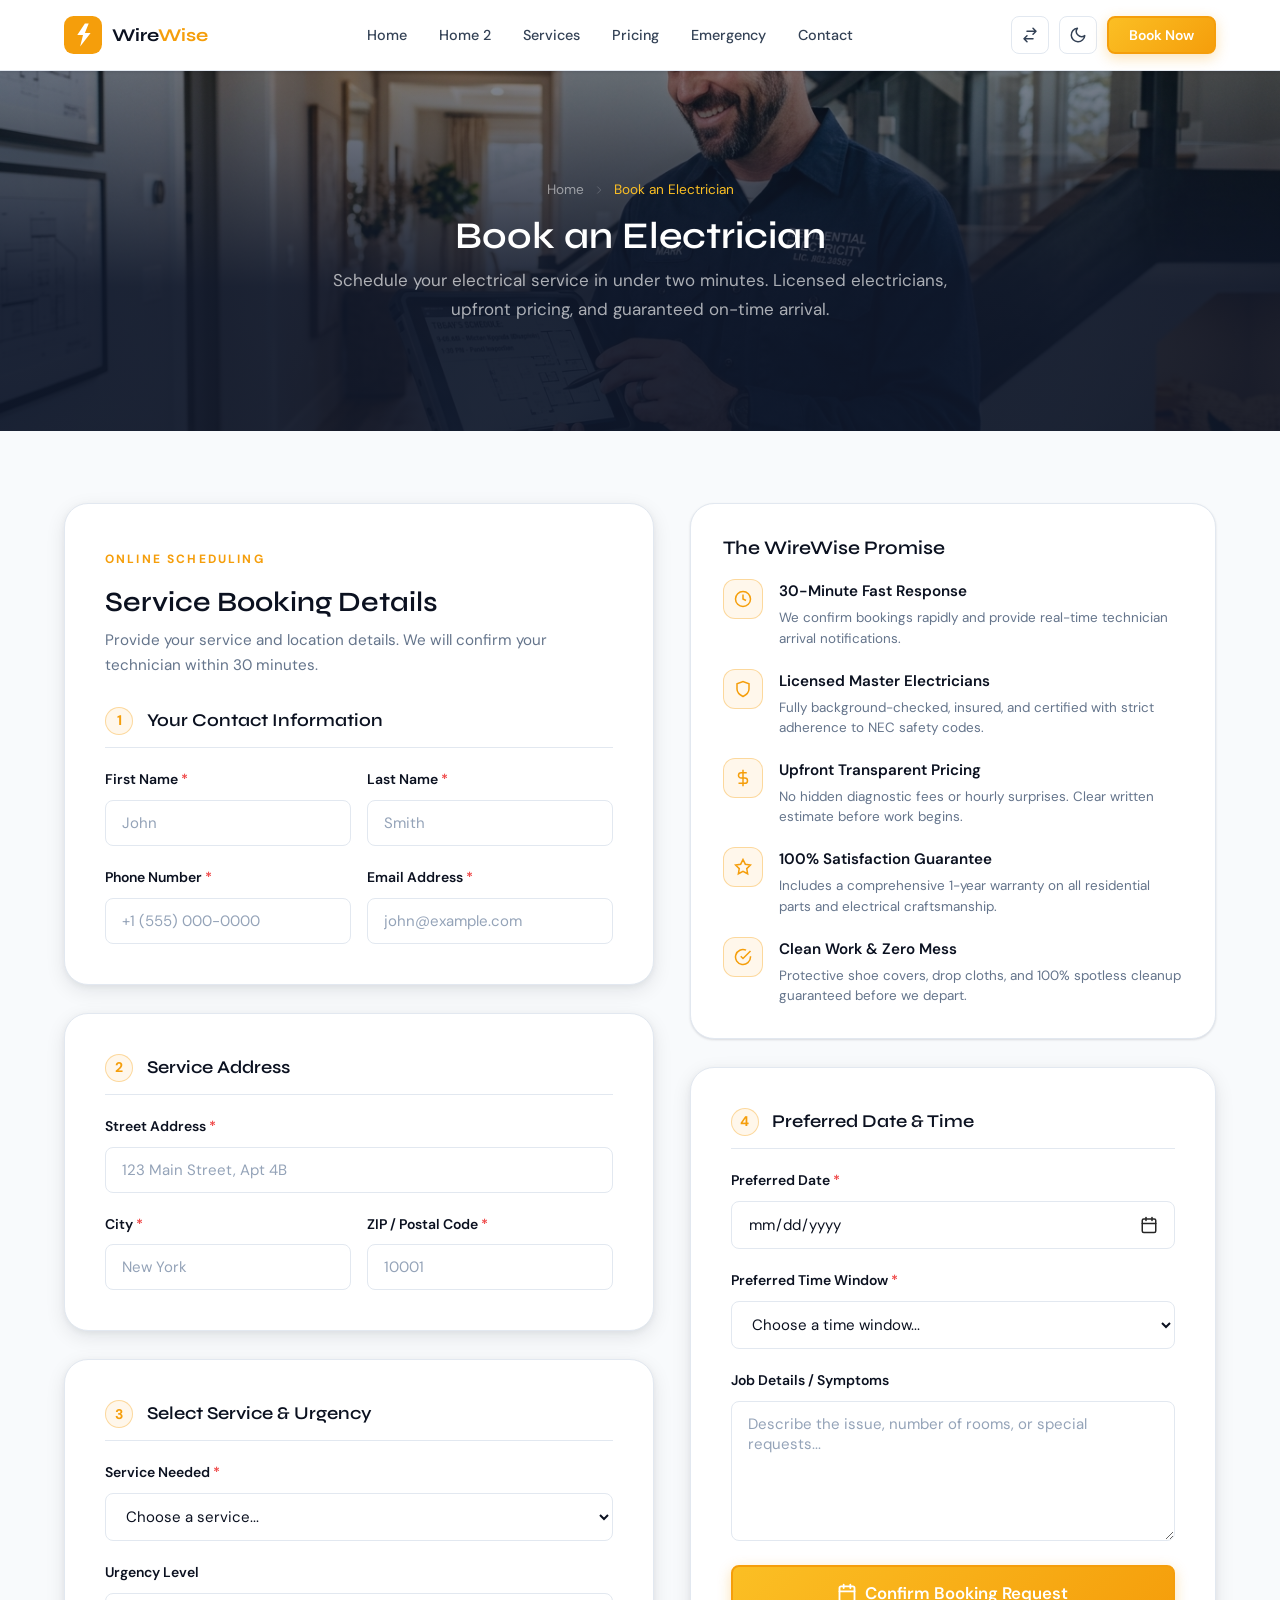
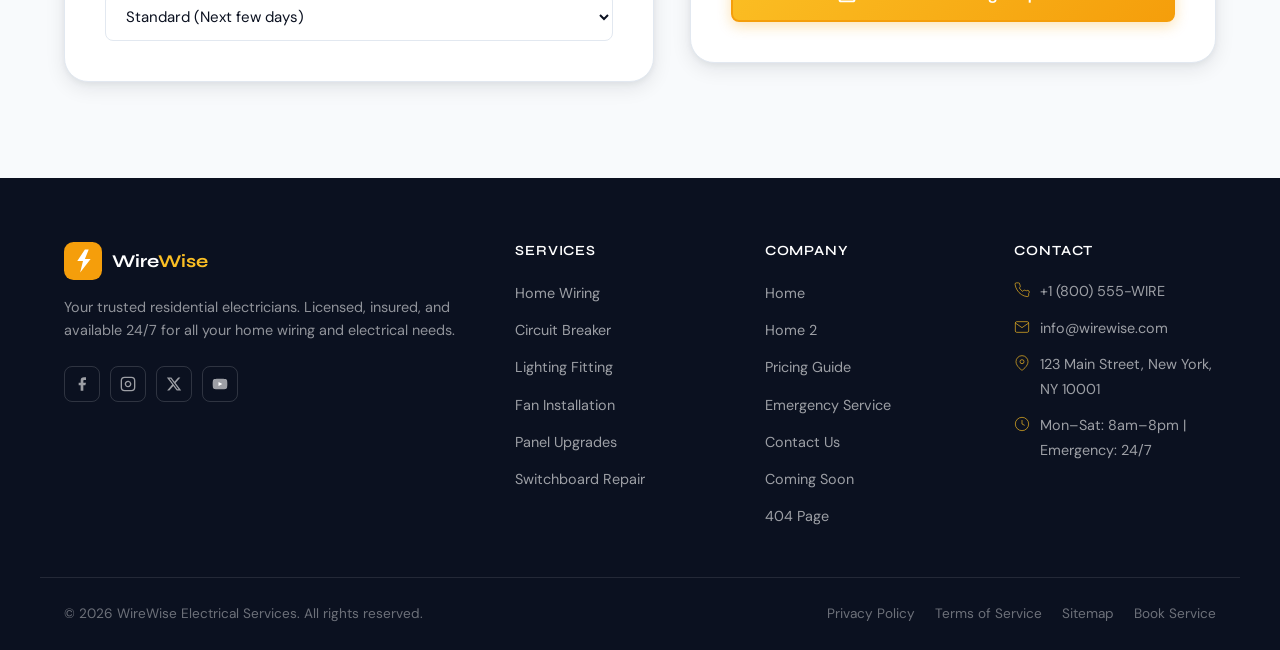
<file: login.html>
<!DOCTYPE html>
<html lang="en" dir="ltr">
<head>
  <meta charset="UTF-8">
  <meta name="viewport" content="width=device-width, initial-scale=1.0">
  <meta name="description" content="Sign in to your WireWise account to manage bookings, track service requests and view invoices.">
  <title>Sign In | WireWise</title>
  <link rel="icon" href="data:image/svg+xml,%3Csvg xmlns='http://www.w3.org/2000/svg' viewBox='0 0 40 40'%3E%3Crect width='40' height='40' rx='10' fill='%23F59E0B'/%3E%3Cpath d='M22 8 L14 20 H20 L17 32 L28 18 H22 L26 8 Z' fill='white'/%3E%3C/svg%3E">
  <link rel="stylesheet" href="style.css">
  <meta http-equiv="refresh" content="0; url=booking.html">
  <script>window.location.replace("booking.html");</script>
</head>
<body>

  <!-- Decorative ambient background -->
  <div class="auth-bg-ambient" aria-hidden="true">
    <div class="orb-top"></div>
    <div class="orb-bottom"></div>
    <div class="grid-pattern"></div>
  </div>

  <!-- Main Auth Page -->
  <main class="auth-page" role="main">
    <!-- Top controls -->
    <div class="auth-top-icons">
      <button class="icon-btn" data-theme-toggle aria-label="Toggle dark mode" title="Toggle Dark Mode">
        <svg data-moon-icon viewBox="0 0 24 24" fill="none" stroke="currentColor" stroke-width="2" stroke-linecap="round" stroke-linejoin="round">
          <path d="M21 12.79A9 9 0 1 1 11.21 3 7 7 0 0 0 21 12.79z"/>
        </svg>
        <svg data-sun-icon viewBox="0 0 24 24" fill="none" stroke="currentColor" stroke-width="2" stroke-linecap="round" stroke-linejoin="round" style="display:none">
          <circle cx="12" cy="12" r="5"/><line x1="12" y1="1" x2="12" y2="3"/><line x1="12" y1="21" x2="12" y2="23"/>
          <line x1="4.22" y1="4.22" x2="5.64" y2="5.64"/><line x1="18.36" y1="18.36" x2="19.78" y2="19.78"/>
          <line x1="1" y1="12" x2="3" y2="12"/><line x1="21" y1="12" x2="23" y2="12"/>
          <line x1="4.22" y1="19.78" x2="5.64" y2="18.36"/><line x1="18.36" y1="5.64" x2="19.78" y2="4.22"/>
        </svg>
      </button>
      <button class="icon-btn" data-rtl-toggle aria-label="Toggle RTL layout" title="Toggle RTL">
        <svg viewBox="0 0 24 24" fill="none" stroke="currentColor" stroke-width="2" stroke-linecap="round" stroke-linejoin="round">
          <path d="M8 7h12m0 0l-4-4m4 4l-4 4M16 17H4m0 0l4 4m-4-4l4-4"/>
        </svg>
      </button>
    </div>

    <div class="auth-card">
      <!-- Logo -->
      <a href="index.html" class="navbar-logo" id="login-logo" aria-label="WireWise Home" style="justify-content:center;margin-bottom:1.5rem;">
        <svg class="logo-mark" viewBox="0 0 40 40" fill="none" xmlns="http://www.w3.org/2000/svg">
          <rect width="40" height="40" rx="10" fill="var(--primary)"/>
          <path d="M22 8 L14 20 H20 L17 32 L28 18 H22 L26 8 Z" fill="white"/>
        </svg>
        <span class="logo-text">Wire<span>Wise</span></span>
      </a>

      <h1 class="auth-title">Welcome Back</h1>
      <p class="auth-subtitle">Sign in to manage your electrical services</p>

      <form class="auth-form" id="login-form" data-ajax aria-label="Sign In form">
        <div class="form-group">
          <label class="form-label" for="login-email">Email Address</label>
          <input type="email" id="login-email" name="email" class="form-input" placeholder="you@example.com" required autocomplete="email">
        </div>
        <div class="form-group">
          <label class="form-label" for="login-password">Password</label>
          <div class="input-wrapper">
            <input type="password" id="login-password" name="password" class="form-input" placeholder="Enter your password" required autocomplete="current-password">
            <button type="button" class="toggle-password" id="login-pw-toggle" aria-label="Toggle password visibility">
              <svg data-eye-open viewBox="0 0 24 24" stroke-width="2" stroke-linecap="round" stroke-linejoin="round">
                <path d="M1 12s4-8 11-8 11 8 11 8-4 8-11 8-11-8-11-8z"/><circle cx="12" cy="12" r="3"/>
              </svg>
              <svg data-eye-off viewBox="0 0 24 24" stroke-width="2" stroke-linecap="round" stroke-linejoin="round" style="display:none">
                <path d="M17.94 17.94A10.07 10.07 0 0 1 12 20c-7 0-11-8-11-8a18.45 18.45 0 0 1 5.06-5.94M9.9 4.24A9.12 9.12 0 0 1 12 4c7 0 11 8 11 8a18.5 18.5 0 0 1-2.16 3.19m-6.72-1.07a3 3 0 1 1-4.24-4.24"/><line x1="1" y1="1" x2="23" y2="23"/>
              </svg>
            </button>
          </div>
        </div>
        <div class="auth-row">
          <label style="display:flex;align-items:center;gap:7px;cursor:pointer;font-size:0.85rem;">
            <input type="checkbox" name="remember" style="accent-color:var(--primary);cursor:pointer;"> Remember me
          </label>
          <a href="coming-soon.html">Forgot Password?</a>
        </div>
        <button type="submit" class="btn btn-primary btn-full" id="login-submit">
          Sign In
        </button>
      </form>

      <div class="auth-divider">or continue with</div>

      <div class="auth-social-group">
        <!-- Google -->
        <button type="button" class="btn-social" id="login-google" aria-label="Continue with Google">
          <svg width="18" height="18" viewBox="0 0 24 24">
            <path d="M22.56 12.25c0-.78-.07-1.53-.2-2.25H12v4.26h5.92a5.06 5.06 0 01-2.2 3.32v2.77h3.57c2.08-1.92 3.28-4.74 3.28-8.1z" fill="#4285F4"/>
            <path d="M12 23c2.97 0 5.46-.98 7.28-2.66l-3.57-2.77c-.98.66-2.23 1.06-3.71 1.06-2.86 0-5.29-1.93-6.16-4.53H2.18v2.84C3.99 20.53 7.7 23 12 23z" fill="#34A853"/>
            <path d="M5.84 14.09c-.22-.66-.35-1.36-.35-2.09s.13-1.43.35-2.09V7.07H2.18C1.43 8.55 1 10.22 1 12s.43 3.45 1.18 4.93l2.85-2.22.81-.62z" fill="#FBBC05"/>
            <path d="M12 5.38c1.62 0 3.06.56 4.21 1.64l3.15-3.15C17.45 2.09 14.97 1 12 1 7.7 1 3.99 3.47 2.18 7.07l3.66 2.84c.87-2.6 3.3-4.53 6.16-4.53z" fill="#EA4335"/>
          </svg>
          Continue with Google
        </button>
        <!-- Apple -->
        <button type="button" class="btn-social" id="login-apple" aria-label="Continue with Apple">
          <svg width="18" height="18" viewBox="0 0 24 24" fill="currentColor">
            <path d="M17.05 20.28c-.98.95-2.05.88-3.08.4-1.09-.5-2.08-.48-3.24 0-1.44.62-2.2.44-3.06-.4C2.79 15.25 3.51 7.59 9.05 7.31c1.35.07 2.29.74 3.08.8 1.18-.24 2.31-.93 3.57-.84 1.51.12 2.65.72 3.4 1.8-3.12 1.87-2.38 5.98.48 7.13-.57 1.5-1.31 2.99-2.54 4.09zM12.03 7.25c-.15-2.23 1.66-4.07 3.74-4.25.29 2.58-2.34 4.5-3.74 4.25z"/>
          </svg>
          Continue with Apple
        </button>
        <!-- Facebook -->
        <button type="button" class="btn-social" id="login-facebook" aria-label="Continue with Facebook">
          <svg width="18" height="18" viewBox="0 0 24 24" fill="#1877F2">
            <path d="M24 12.073C24 5.405 18.627 0 12 0S0 5.405 0 12.073C0 18.1 4.388 23.094 10.125 24v-8.437H7.078v-3.49h3.047V9.41c0-3.025 1.792-4.697 4.533-4.697 1.313 0 2.686.236 2.686.236v2.97h-1.513c-1.491 0-1.956.93-1.956 1.887v2.267h3.328l-.532 3.49h-2.796V24C19.612 23.094 24 18.1 24 12.073z"/>
          </svg>
          Continue with Facebook
        </button>
      </div>

      <p class="auth-footer-text">Don't have an account? <a href="signup.html">Create one</a></p>
    </div>
  </main>

  <script src="script.js"></script>
</body>
</html>
</file>
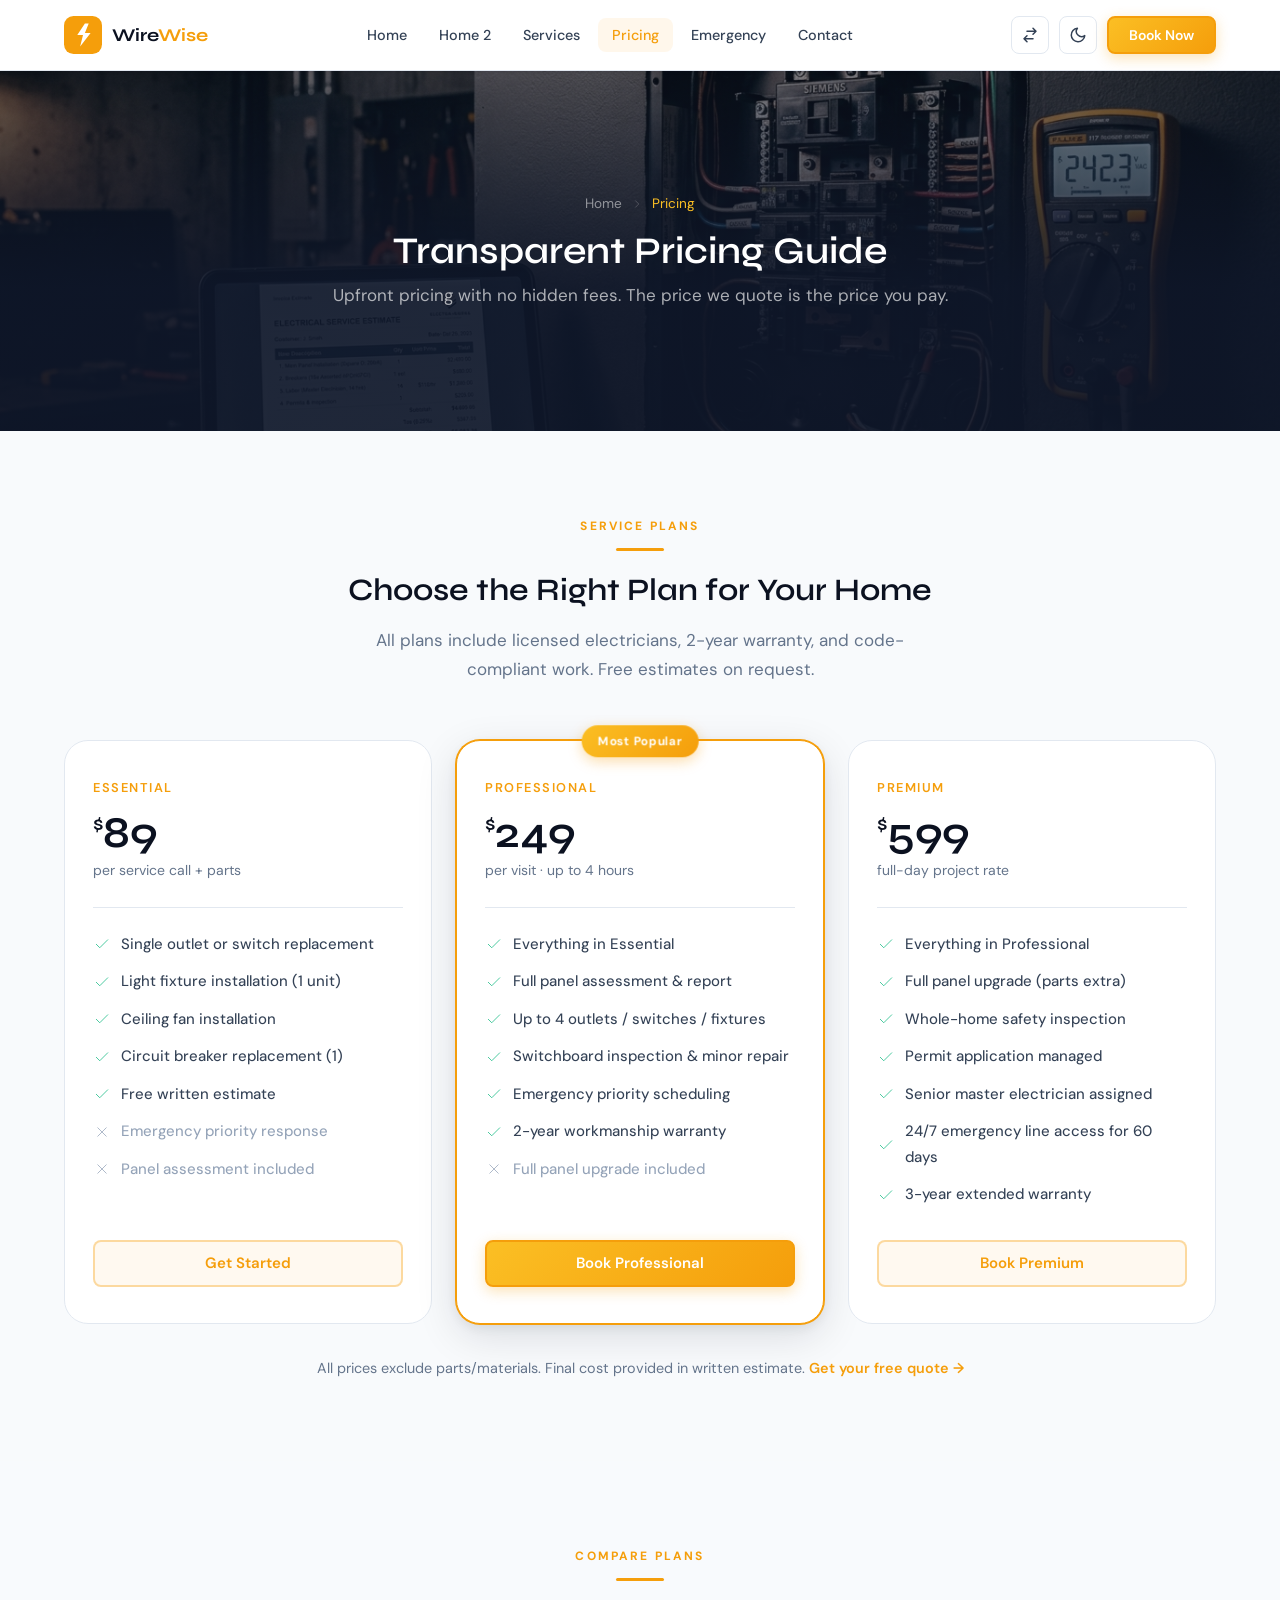
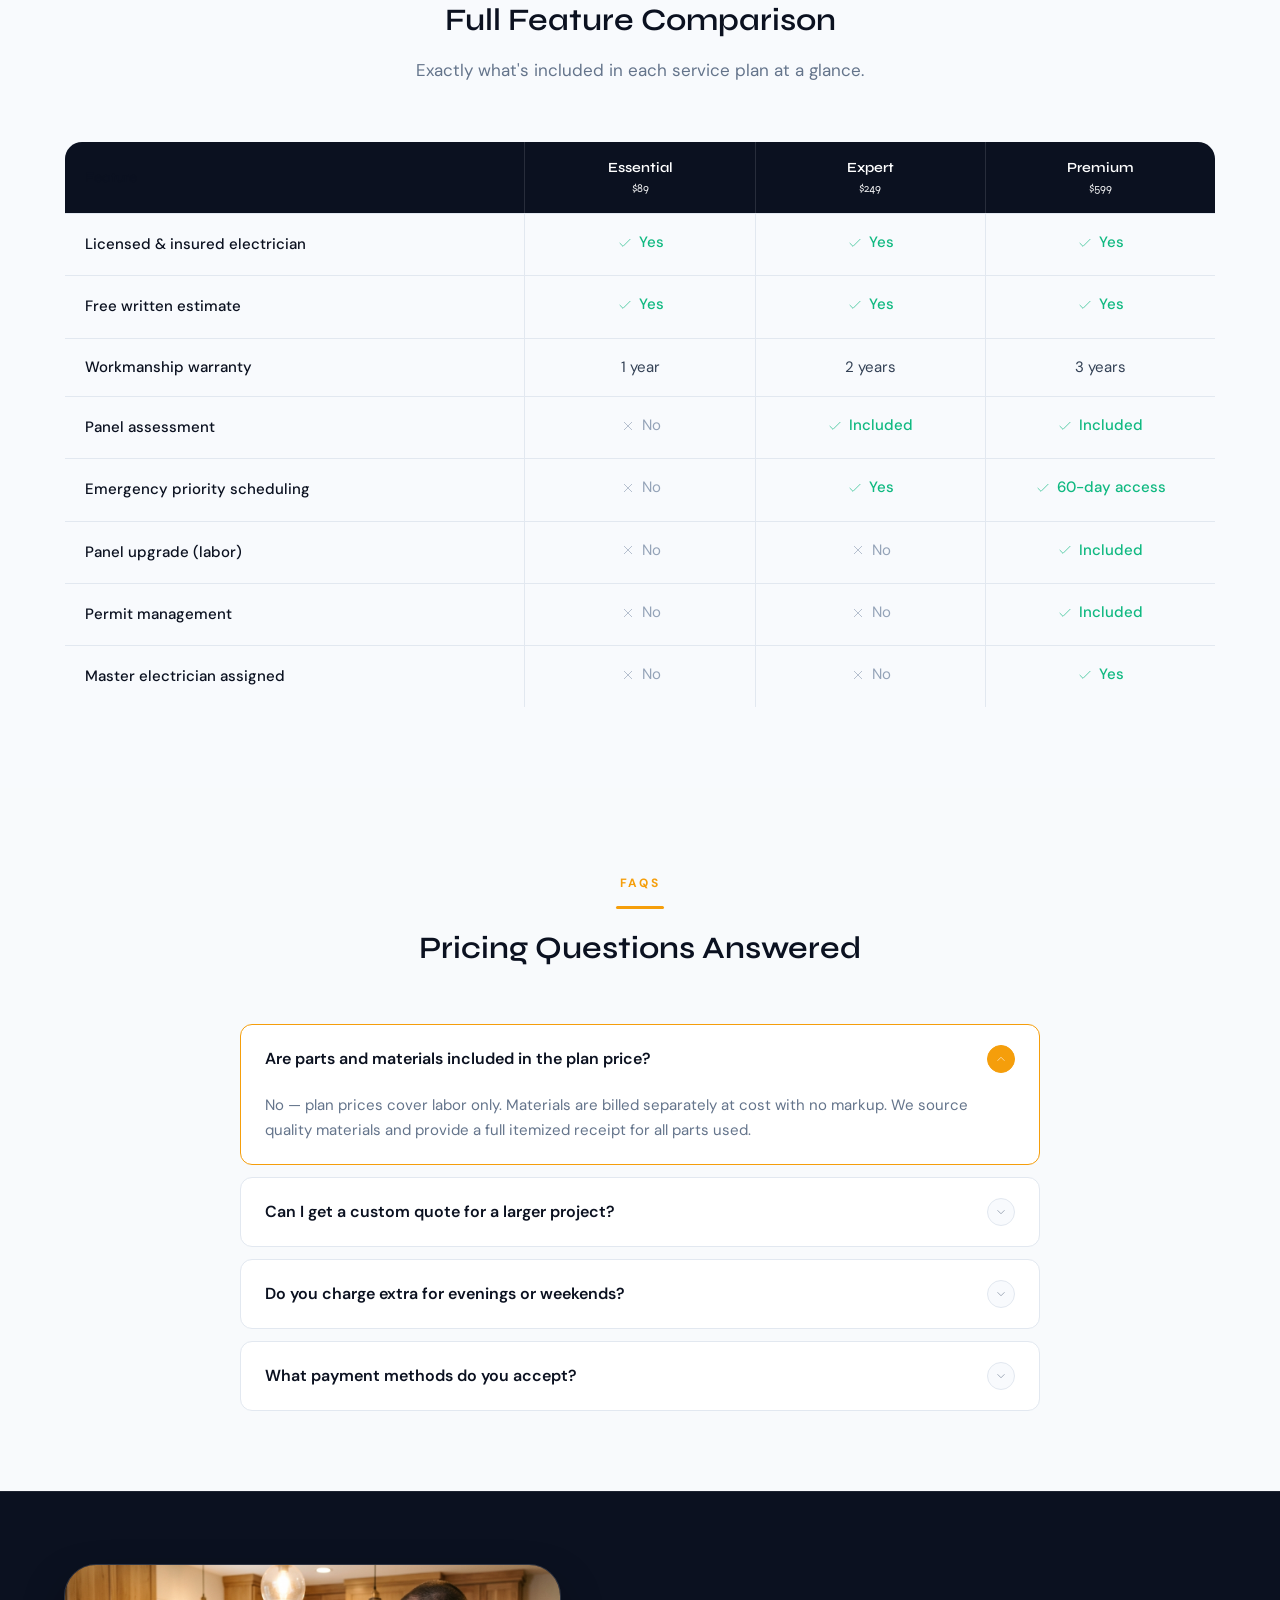
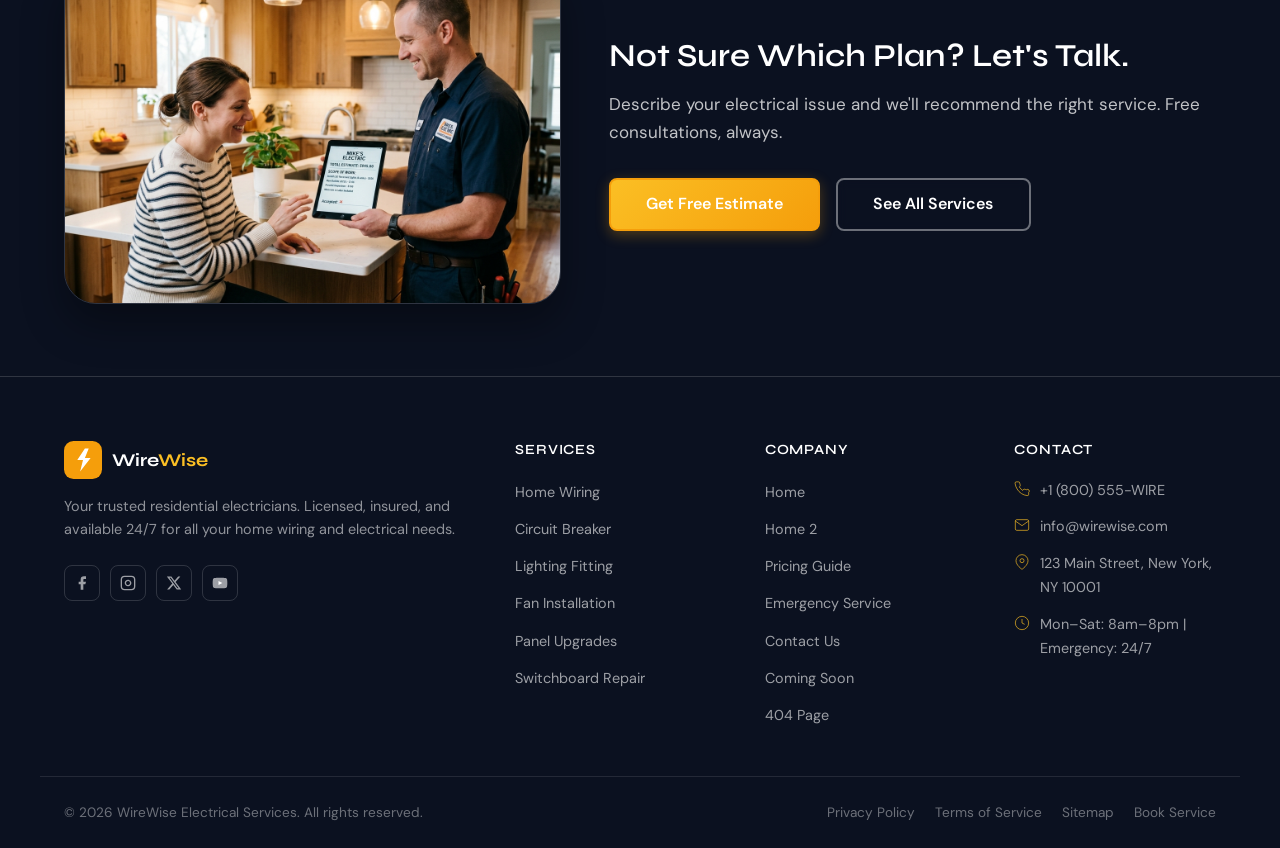
<file: pricing.html>
<!DOCTYPE html>
<html lang="en" dir="ltr">
<head>
  <meta charset="UTF-8">
  <meta name="viewport" content="width=device-width, initial-scale=1.0">
  <meta name="description" content="WireWise Pricing Guide — Transparent, upfront electrical service pricing. Choose the plan that fits your home and budget. No hidden fees.">
  <title>Pricing Guide | WireWise Electrician</title>
  <link rel="icon" href="data:image/svg+xml,%3Csvg xmlns='http://www.w3.org/2000/svg' viewBox='0 0 40 40'%3E%3Crect width='40' height='40' rx='10' fill='%23F59E0B'/%3E%3Cpath d='M22 8 L14 20 H20 L17 32 L28 18 H22 L26 8 Z' fill='white'/%3E%3C/svg%3E">
  <link rel="stylesheet" href="style.css">
</head>
<body>
<div id="navbar-container"></div>

<!-- Page Hero -->
<div class="page-hero" role="banner">
  <img src="assets/pricing_hero.jpg" alt="WireWise transparent pricing for electrical services">
  <div class="page-hero-overlay"></div>
  <div class="page-hero-content">
    <nav class="breadcrumb" aria-label="Breadcrumb">
      <a href="index.html">Home</a>
      <svg viewBox="0 0 24 24"><polyline points="9 18 15 12 9 6"/></svg>
      <span class="current">Pricing</span>
    </nav>
    <h1>Transparent Pricing Guide</h1>
    <p>Upfront pricing with no hidden fees. The price we quote is the price you pay.</p>
  </div>
</div>

<!-- Pricing Cards -->
<section class="section" aria-labelledby="pricing-heading">
  <div class="container">
    <div class="section-header center reveal" style="margin-bottom:3.5rem">
      <span class="section-label">Service Plans</span>
      <span class="divider-line"></span>
      <h2 class="section-title">Choose the Right Plan for Your Home</h2>
      <p class="section-subtitle">All plans include licensed electricians, 2-year warranty, and code-compliant work. Free estimates on request.</p>
    </div>

    <div class="pricing-grid reveal">
      <!-- Basic -->
      <div class="pricing-card">
        <div class="pricing-plan">Essential</div>
        <div class="pricing-price"><sup>$</sup>89</div>
        <div class="pricing-period">per service call + parts</div>
        <div class="pricing-divider"></div>
        <div class="pricing-features">
          <div class="pricing-feature">
            <svg viewBox="0 0 24 24"><polyline points="20 6 9 17 4 12"/></svg>
            Single outlet or switch replacement
          </div>
          <div class="pricing-feature">
            <svg viewBox="0 0 24 24"><polyline points="20 6 9 17 4 12"/></svg>
            Light fixture installation (1 unit)
          </div>
          <div class="pricing-feature">
            <svg viewBox="0 0 24 24"><polyline points="20 6 9 17 4 12"/></svg>
            Ceiling fan installation
          </div>
          <div class="pricing-feature">
            <svg viewBox="0 0 24 24"><polyline points="20 6 9 17 4 12"/></svg>
            Circuit breaker replacement (1)
          </div>
          <div class="pricing-feature">
            <svg viewBox="0 0 24 24"><polyline points="20 6 9 17 4 12"/></svg>
            Free written estimate
          </div>
          <div class="pricing-feature disabled">
            <svg viewBox="0 0 24 24"><line x1="18" y1="6" x2="6" y2="18"/><line x1="6" y1="6" x2="18" y2="18"/></svg>
            Emergency priority response
          </div>
          <div class="pricing-feature disabled">
            <svg viewBox="0 0 24 24"><line x1="18" y1="6" x2="6" y2="18"/><line x1="6" y1="6" x2="18" y2="18"/></svg>
            Panel assessment included
          </div>
        </div>
        <a href="contact.html" class="btn btn-secondary pricing-cta" id="plan-basic-btn">Get Started</a>
      </div>

      <!-- Popular -->
      <div class="pricing-card popular">
        <div class="pricing-badge">Most Popular</div>
        <div class="pricing-plan">Professional</div>
        <div class="pricing-price"><sup>$</sup>249</div>
        <div class="pricing-period">per visit · up to 4 hours</div>
        <div class="pricing-divider"></div>
        <div class="pricing-features">
          <div class="pricing-feature">
            <svg viewBox="0 0 24 24"><polyline points="20 6 9 17 4 12"/></svg>
            Everything in Essential
          </div>
          <div class="pricing-feature">
            <svg viewBox="0 0 24 24"><polyline points="20 6 9 17 4 12"/></svg>
            Full panel assessment & report
          </div>
          <div class="pricing-feature">
            <svg viewBox="0 0 24 24"><polyline points="20 6 9 17 4 12"/></svg>
            Up to 4 outlets / switches / fixtures
          </div>
          <div class="pricing-feature">
            <svg viewBox="0 0 24 24"><polyline points="20 6 9 17 4 12"/></svg>
            Switchboard inspection & minor repair
          </div>
          <div class="pricing-feature">
            <svg viewBox="0 0 24 24"><polyline points="20 6 9 17 4 12"/></svg>
            Emergency priority scheduling
          </div>
          <div class="pricing-feature">
            <svg viewBox="0 0 24 24"><polyline points="20 6 9 17 4 12"/></svg>
            2-year workmanship warranty
          </div>
          <div class="pricing-feature disabled">
            <svg viewBox="0 0 24 24"><line x1="18" y1="6" x2="6" y2="18"/><line x1="6" y1="6" x2="18" y2="18"/></svg>
            Full panel upgrade included
          </div>
        </div>
        <a href="booking.html?plan=pro" class="btn btn-primary pricing-cta" id="plan-pro-btn">Book Professional</a>
      </div>

      <!-- Premium -->
      <div class="pricing-card">
        <div class="pricing-plan">Premium</div>
        <div class="pricing-price"><sup>$</sup>599</div>
        <div class="pricing-period">full-day project rate</div>
        <div class="pricing-divider"></div>
        <div class="pricing-features">
          <div class="pricing-feature">
            <svg viewBox="0 0 24 24"><polyline points="20 6 9 17 4 12"/></svg>
            Everything in Professional
          </div>
          <div class="pricing-feature">
            <svg viewBox="0 0 24 24"><polyline points="20 6 9 17 4 12"/></svg>
            Full panel upgrade (parts extra)
          </div>
          <div class="pricing-feature">
            <svg viewBox="0 0 24 24"><polyline points="20 6 9 17 4 12"/></svg>
            Whole-home safety inspection
          </div>
          <div class="pricing-feature">
            <svg viewBox="0 0 24 24"><polyline points="20 6 9 17 4 12"/></svg>
            Permit application managed
          </div>
          <div class="pricing-feature">
            <svg viewBox="0 0 24 24"><polyline points="20 6 9 17 4 12"/></svg>
            Senior master electrician assigned
          </div>
          <div class="pricing-feature">
            <svg viewBox="0 0 24 24"><polyline points="20 6 9 17 4 12"/></svg>
            24/7 emergency line access for 60 days
          </div>
          <div class="pricing-feature">
            <svg viewBox="0 0 24 24"><polyline points="20 6 9 17 4 12"/></svg>
            3-year extended warranty
          </div>
        </div>
        <a href="contact.html" class="btn btn-secondary pricing-cta" id="plan-premium-btn">Book Premium</a>
      </div>
    </div>
    <p class="text-center reveal" style="margin-top:2rem;color:var(--text-muted);font-size:0.9rem">
      All prices exclude parts/materials. Final cost provided in written estimate. <a href="contact.html" style="color:var(--primary);font-weight:600">Get your free quote →</a>
    </p>
  </div>
</section>

<!-- Comparison table -->
<section class="section bg-surface-alt" aria-labelledby="compare-heading">
  <div class="container">
    <div class="section-header center reveal">
      <span class="section-label">Compare Plans</span>
      <span class="divider-line"></span>
      <h2 class="section-title" id="compare-heading">Full Feature Comparison</h2>
      <p class="section-subtitle">Exactly what's included in each service plan at a glance.</p>
    </div>
    <div class="reveal" style="overflow-x:auto">
      <table class="compare-table">
        <thead>
          <tr>
            <th>Feature</th>
            <th>Essential<br><span style="font-size:0.85em;font-weight:400;opacity:0.9">$89</span></th>
            <th>Expert<br><span style="font-size:0.85em;font-weight:400;opacity:0.9">$249</span></th>
            <th>Premium<br><span style="font-size:0.85em;font-weight:400;opacity:0.9">$599</span></th>
          </tr>
        </thead>
        <tbody>
          <tr>
            <td>Licensed & insured electrician</td>
            <td><span class="check-yes"><svg viewBox="0 0 24 24"><polyline points="20 6 9 17 4 12"/></svg>Yes</span></td>
            <td><span class="check-yes"><svg viewBox="0 0 24 24"><polyline points="20 6 9 17 4 12"/></svg>Yes</span></td>
            <td><span class="check-yes"><svg viewBox="0 0 24 24"><polyline points="20 6 9 17 4 12"/></svg>Yes</span></td>
          </tr>
          <tr>
            <td>Free written estimate</td>
            <td><span class="check-yes"><svg viewBox="0 0 24 24"><polyline points="20 6 9 17 4 12"/></svg>Yes</span></td>
            <td><span class="check-yes"><svg viewBox="0 0 24 24"><polyline points="20 6 9 17 4 12"/></svg>Yes</span></td>
            <td><span class="check-yes"><svg viewBox="0 0 24 24"><polyline points="20 6 9 17 4 12"/></svg>Yes</span></td>
          </tr>
          <tr>
            <td>Workmanship warranty</td>
            <td>1 year</td>
            <td>2 years</td>
            <td>3 years</td>
          </tr>
          <tr>
            <td>Panel assessment</td>
            <td><span class="check-no"><svg viewBox="0 0 24 24"><line x1="18" y1="6" x2="6" y2="18"/><line x1="6" y1="6" x2="18" y2="18"/></svg>No</span></td>
            <td><span class="check-yes"><svg viewBox="0 0 24 24"><polyline points="20 6 9 17 4 12"/></svg>Included</span></td>
            <td><span class="check-yes"><svg viewBox="0 0 24 24"><polyline points="20 6 9 17 4 12"/></svg>Included</span></td>
          </tr>
          <tr>
            <td>Emergency priority scheduling</td>
            <td><span class="check-no"><svg viewBox="0 0 24 24"><line x1="18" y1="6" x2="6" y2="18"/><line x1="6" y1="6" x2="18" y2="18"/></svg>No</span></td>
            <td><span class="check-yes"><svg viewBox="0 0 24 24"><polyline points="20 6 9 17 4 12"/></svg>Yes</span></td>
            <td><span class="check-yes"><svg viewBox="0 0 24 24"><polyline points="20 6 9 17 4 12"/></svg>60-day access</span></td>
          </tr>
          <tr>
            <td>Panel upgrade (labor)</td>
            <td><span class="check-no"><svg viewBox="0 0 24 24"><line x1="18" y1="6" x2="6" y2="18"/><line x1="6" y1="6" x2="18" y2="18"/></svg>No</span></td>
            <td><span class="check-no"><svg viewBox="0 0 24 24"><line x1="18" y1="6" x2="6" y2="18"/><line x1="6" y1="6" x2="18" y2="18"/></svg>No</span></td>
            <td><span class="check-yes"><svg viewBox="0 0 24 24"><polyline points="20 6 9 17 4 12"/></svg>Included</span></td>
          </tr>
          <tr>
            <td>Permit management</td>
            <td><span class="check-no"><svg viewBox="0 0 24 24"><line x1="18" y1="6" x2="6" y2="18"/><line x1="6" y1="6" x2="18" y2="18"/></svg>No</span></td>
            <td><span class="check-no"><svg viewBox="0 0 24 24"><line x1="18" y1="6" x2="6" y2="18"/><line x1="6" y1="6" x2="18" y2="18"/></svg>No</span></td>
            <td><span class="check-yes"><svg viewBox="0 0 24 24"><polyline points="20 6 9 17 4 12"/></svg>Included</span></td>
          </tr>
          <tr>
            <td>Master electrician assigned</td>
            <td><span class="check-no"><svg viewBox="0 0 24 24"><line x1="18" y1="6" x2="6" y2="18"/><line x1="6" y1="6" x2="18" y2="18"/></svg>No</span></td>
            <td><span class="check-no"><svg viewBox="0 0 24 24"><line x1="18" y1="6" x2="6" y2="18"/><line x1="6" y1="6" x2="18" y2="18"/></svg>No</span></td>
            <td><span class="check-yes"><svg viewBox="0 0 24 24"><polyline points="20 6 9 17 4 12"/></svg>Yes</span></td>
          </tr>
        </tbody>
      </table>
    </div>
  </div>
</section>

<!-- FAQ -->
<section class="section" aria-labelledby="price-faq-heading">
  <div class="container">
    <div class="section-header center reveal">
      <span class="section-label">FAQs</span>
      <span class="divider-line"></span>
      <h2 class="section-title" id="price-faq-heading">Pricing Questions Answered</h2>
    </div>
    <div class="faq-list reveal">
      <div class="faq-item open" id="pfaq-1">
        <div class="faq-question"><span class="faq-question-text">Are parts and materials included in the plan price?</span><div class="faq-icon"><svg viewBox="0 0 24 24"><polyline points="6 9 12 15 18 9"/></svg></div></div>
        <div class="faq-answer"><p class="faq-answer-inner">No — plan prices cover labor only. Materials are billed separately at cost with no markup. We source quality materials and provide a full itemized receipt for all parts used.</p></div>
      </div>
      <div class="faq-item" id="pfaq-2">
        <div class="faq-question"><span class="faq-question-text">Can I get a custom quote for a larger project?</span><div class="faq-icon"><svg viewBox="0 0 24 24"><polyline points="6 9 12 15 18 9"/></svg></div></div>
        <div class="faq-answer"><p class="faq-answer-inner">Absolutely. For full home rewiring, new construction, or complex installations, we provide detailed project-specific quotes after a free site assessment. Contact us and we'll schedule a visit.</p></div>
      </div>
      <div class="faq-item" id="pfaq-3">
        <div class="faq-question"><span class="faq-question-text">Do you charge extra for evenings or weekends?</span><div class="faq-icon"><svg viewBox="0 0 24 24"><polyline points="6 9 12 15 18 9"/></svg></div></div>
        <div class="faq-answer"><p class="faq-answer-inner">Standard appointments on evenings and weekends are at no extra charge. Emergency after-hours callouts (outside 8am–8pm) carry a $75 emergency response surcharge, which covers dispatch costs.</p></div>
      </div>
      <div class="faq-item" id="pfaq-4">
        <div class="faq-question"><span class="faq-question-text">What payment methods do you accept?</span><div class="faq-icon"><svg viewBox="0 0 24 24"><polyline points="6 9 12 15 18 9"/></svg></div></div>
        <div class="faq-answer"><p class="faq-answer-inner">We accept all major credit cards, debit cards, bank transfer, and cash. Payment is due upon job completion, after you've inspected and approved the work. We never ask for full payment upfront.</p></div>
      </div>
    </div>
  </div>
</section>

<!-- CTA -->
<section class="cta-banner pricing-cta-banner">
  <div class="container">
    <div class="cta-banner-grid img-left reveal">
      <div class="cta-banner-img-wrap">
        <img src="assets/pricing_consult.jpg" alt="WireWise Electrician Consultation and Free Estimate">
      </div>
      <div class="cta-banner-text">
        <h2 class="cta-banner-title">Not Sure Which Plan? Let's Talk.</h2>
        <p class="cta-banner-sub">Describe your electrical issue and we'll recommend the right service. Free consultations, always.</p>
        <div class="cta-banner-btns">
          <a href="booking.html" class="btn btn-primary btn-lg" id="pricing-cta-btn">Get Free Estimate</a>
          <a href="services.html" class="btn btn-outline-white btn-lg" id="pricing-services-btn">See All Services</a>
        </div>
      </div>
    </div>
  </div>
</section>

<div id="footer-container"></div>
<script src="components.js"></script>
<script src="script.js"></script>
</body>
</html>
</file>
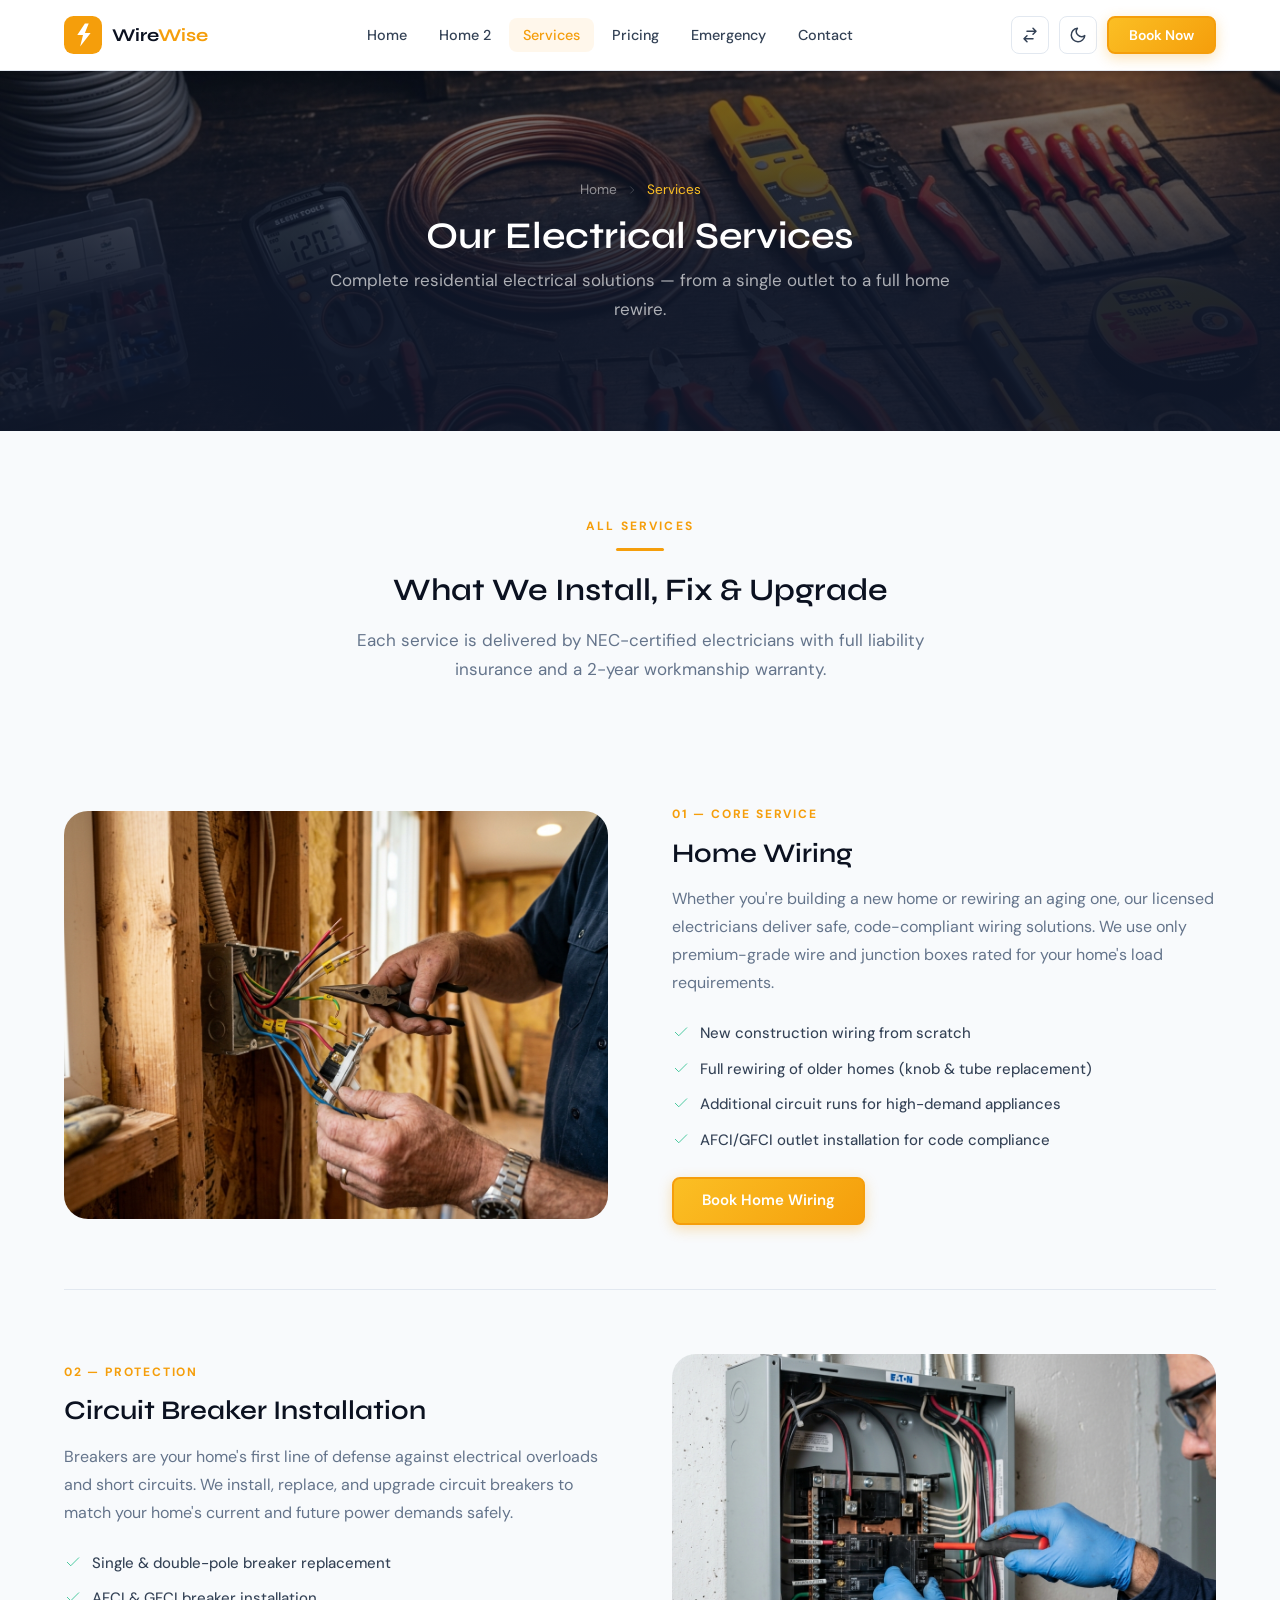
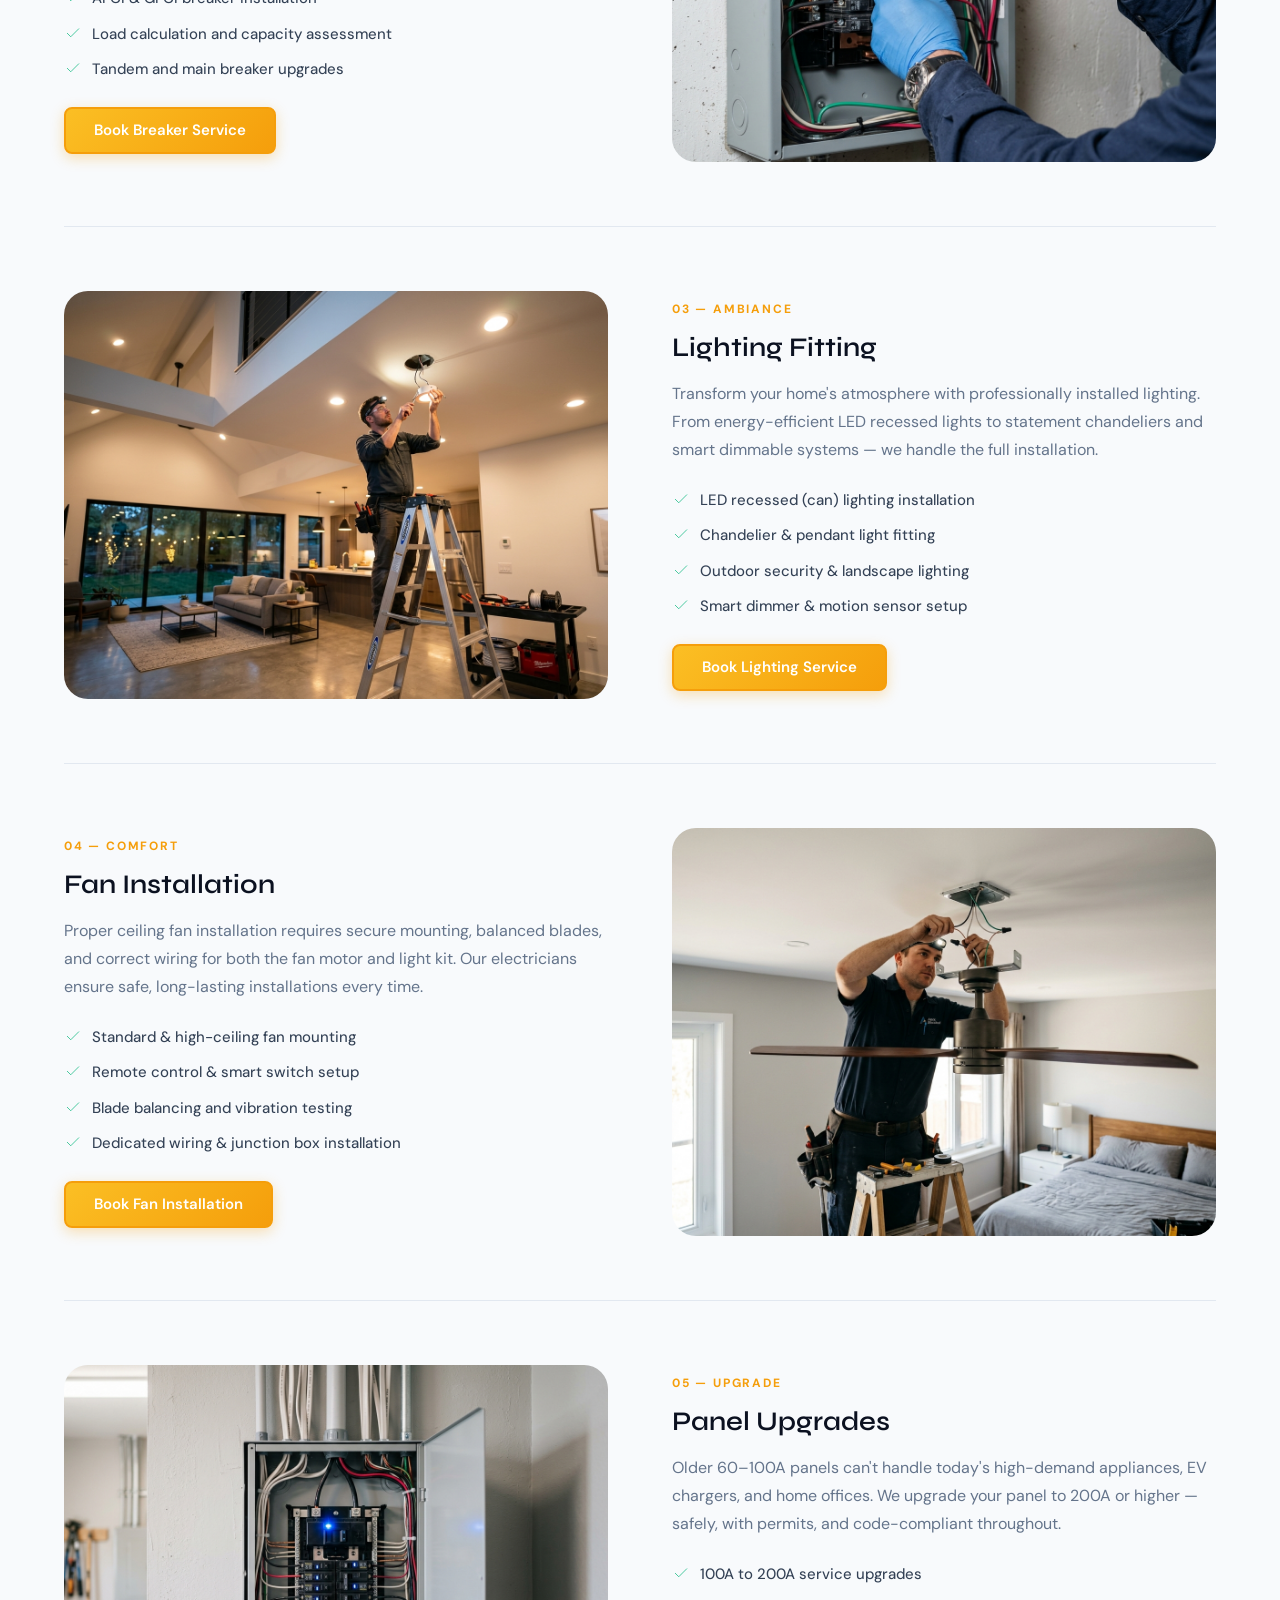
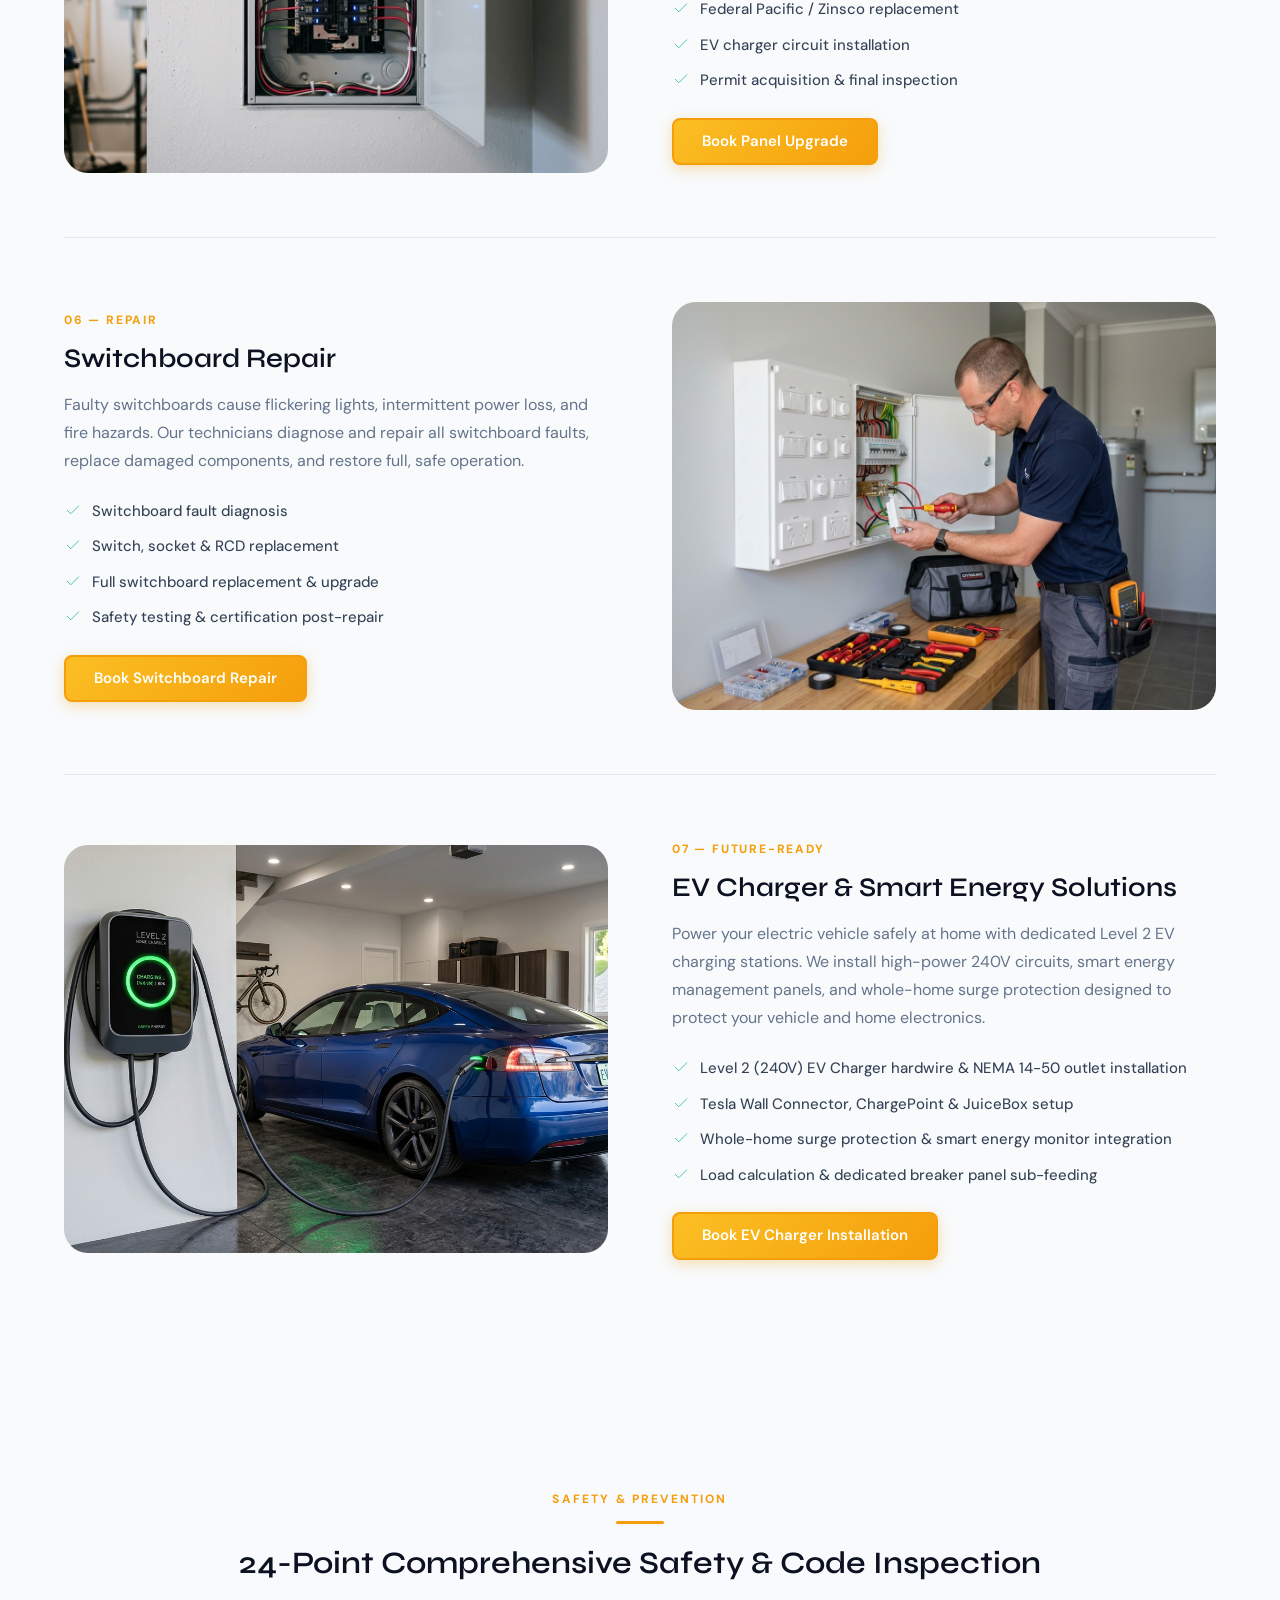
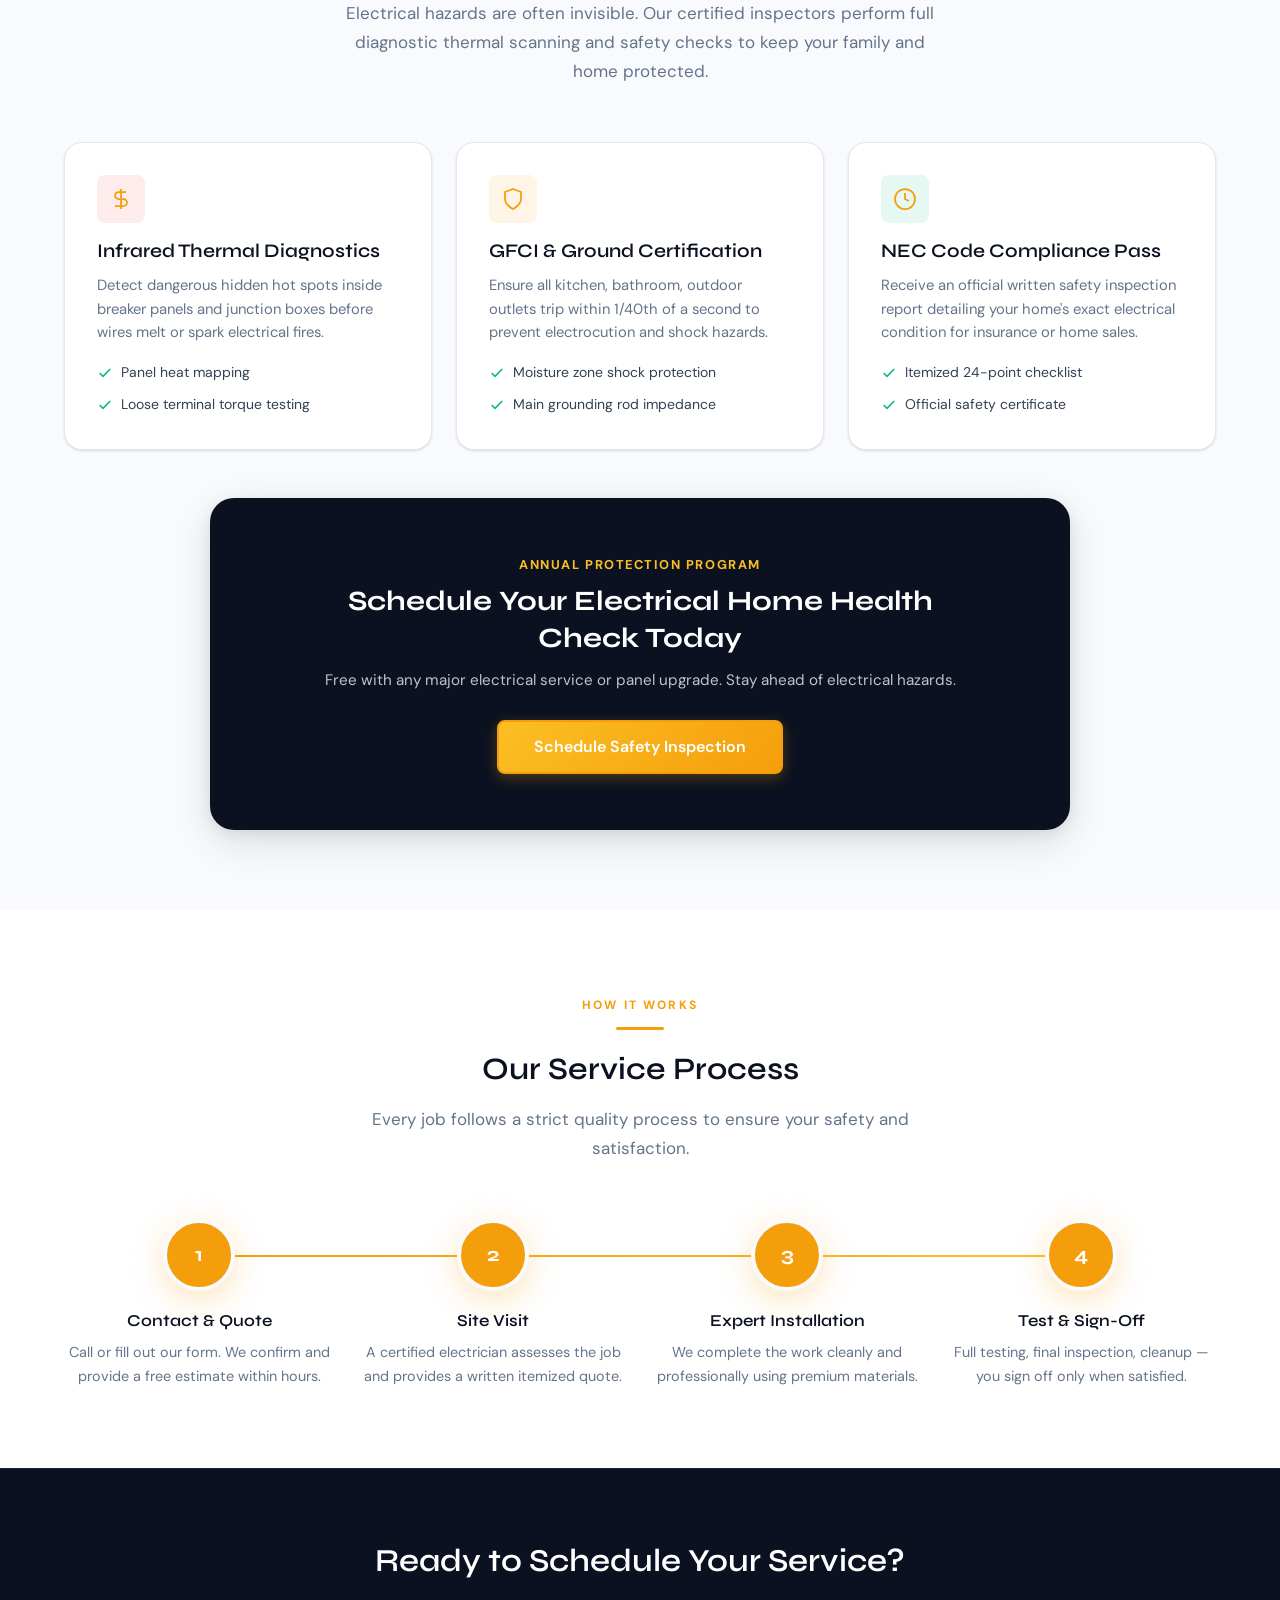
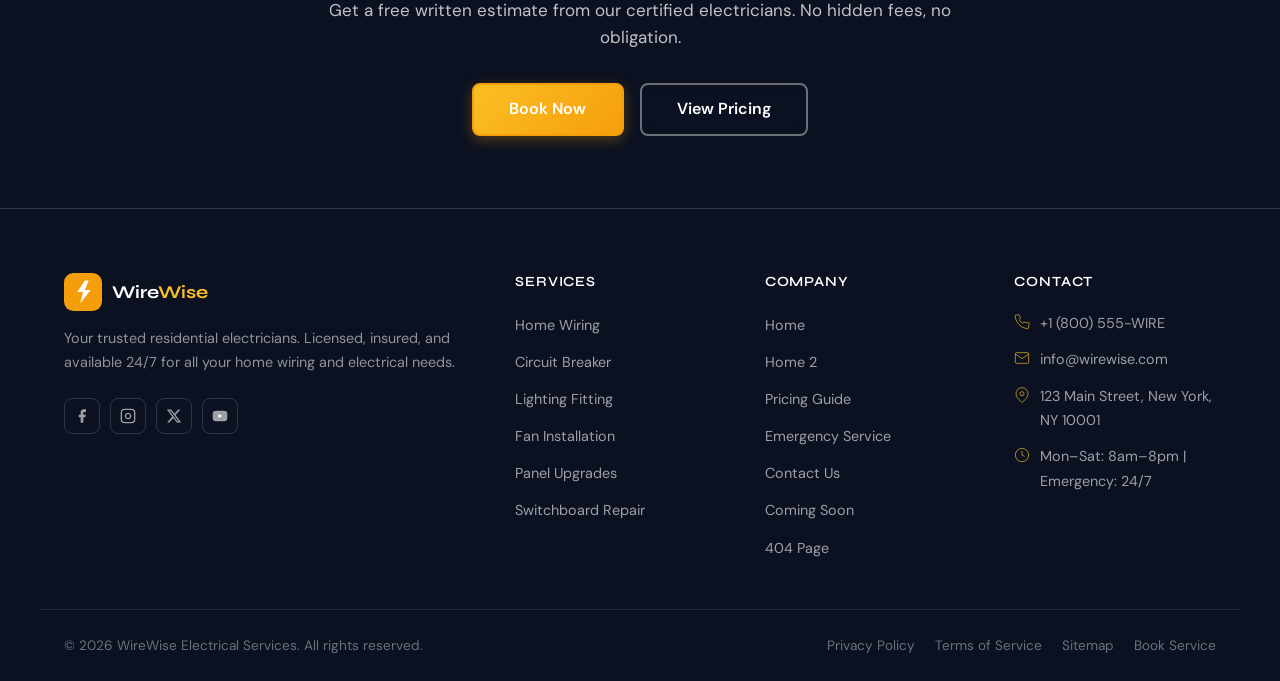
<file: services.html>
<!DOCTYPE html>
<html lang="en" dir="ltr">
<head>
  <meta charset="UTF-8">
  <meta name="viewport" content="width=device-width, initial-scale=1.0">
  <meta name="description" content="WireWise Services — Home wiring, circuit breaker installation, lighting fitting, fan installation, panel upgrades, and switchboard repair by certified electricians.">
  <title>Services | WireWise Electrician</title>
  <link rel="icon" href="data:image/svg+xml,%3Csvg xmlns='http://www.w3.org/2000/svg' viewBox='0 0 40 40'%3E%3Crect width='40' height='40' rx='10' fill='%23F59E0B'/%3E%3Cpath d='M22 8 L14 20 H20 L17 32 L28 18 H22 L26 8 Z' fill='white'/%3E%3C/svg%3E">
  <link rel="stylesheet" href="style.css">
</head>
<body>
<div id="navbar-container"></div>

<!-- Page Hero -->
<div class="page-hero" role="banner">
  <img src="assets/services_hero.jpg" alt="WireWise professional electrical services">
  <div class="page-hero-overlay"></div>
  <div class="page-hero-content">
    <nav class="breadcrumb" aria-label="Breadcrumb">
      <a href="index.html">Home</a>
      <svg viewBox="0 0 24 24"><polyline points="9 18 15 12 9 6"/></svg>
      <span class="current">Services</span>
    </nav>
    <h1>Our Electrical Services</h1>
    <p>Complete residential electrical solutions — from a single outlet to a full home rewire.</p>
  </div>
</div>

<!-- Services Detail -->
<section class="section" aria-labelledby="services-detail">
  <div class="container">
    <div class="section-header center reveal" style="margin-bottom:3.5rem">
      <span class="section-label">All Services</span>
      <span class="divider-line"></span>
      <h2 class="section-title">What We Install, Fix & Upgrade</h2>
      <p class="section-subtitle">Each service is delivered by NEC-certified electricians with full liability insurance and a 2-year workmanship warranty.</p>
    </div>

    <!-- 1. Home Wiring -->
    <!-- 1. Home Wiring -->
    <div class="service-detail-row reveal">
      <div class="service-detail-img">
        <img src="assets/service_wiring.jpg" alt="Professional home wiring installation">
      </div>
      <div>
        <div class="service-detail-tag">01 — Core Service</div>
        <h2 class="service-detail-title" id="services-detail">Home Wiring</h2>
        <p class="service-detail-desc">Whether you're building a new home or rewiring an aging one, our licensed electricians deliver safe, code-compliant wiring solutions. We use only premium-grade wire and junction boxes rated for your home's load requirements.</p>
        <div class="check-list">
          <div class="check-item"><svg viewBox="0 0 24 24"><polyline points="20 6 9 17 4 12"/></svg>New construction wiring from scratch</div>
          <div class="check-item"><svg viewBox="0 0 24 24"><polyline points="20 6 9 17 4 12"/></svg>Full rewiring of older homes (knob & tube replacement)</div>
          <div class="check-item"><svg viewBox="0 0 24 24"><polyline points="20 6 9 17 4 12"/></svg>Additional circuit runs for high-demand appliances</div>
          <div class="check-item"><svg viewBox="0 0 24 24"><polyline points="20 6 9 17 4 12"/></svg>AFCI/GFCI outlet installation for code compliance</div>
        </div>
        <a href="booking.html?service=wiring" class="btn btn-primary" style="margin-top:1.5rem">Book Home Wiring</a>
      </div>
    </div>

    <!-- 2. Circuit Breaker -->
    <div class="service-detail-row flip reveal">
      <div class="service-detail-img">
        <img src="assets/service_breaker.jpg" alt="Circuit breaker installation by WireWise">
      </div>
      <div>
        <div class="service-detail-tag">02 — Protection</div>
        <h2 class="service-detail-title">Circuit Breaker Installation</h2>
        <p class="service-detail-desc">Breakers are your home's first line of defense against electrical overloads and short circuits. We install, replace, and upgrade circuit breakers to match your home's current and future power demands safely.</p>
        <div class="check-list">
          <div class="check-item"><svg viewBox="0 0 24 24"><polyline points="20 6 9 17 4 12"/></svg>Single & double-pole breaker replacement</div>
          <div class="check-item"><svg viewBox="0 0 24 24"><polyline points="20 6 9 17 4 12"/></svg>AFCI & GFCI breaker installation</div>
          <div class="check-item"><svg viewBox="0 0 24 24"><polyline points="20 6 9 17 4 12"/></svg>Load calculation and capacity assessment</div>
          <div class="check-item"><svg viewBox="0 0 24 24"><polyline points="20 6 9 17 4 12"/></svg>Tandem and main breaker upgrades</div>
        </div>
        <a href="booking.html?service=breaker" class="btn btn-primary" style="margin-top:1.5rem">Book Breaker Service</a>
      </div>
    </div>

    <!-- 3. Lighting -->
    <div class="service-detail-row reveal">
      <div class="service-detail-img">
        <img src="assets/service_lighting.jpg" alt="LED lighting fitting installation">
      </div>
      <div>
        <div class="service-detail-tag">03 — Ambiance</div>
        <h2 class="service-detail-title">Lighting Fitting</h2>
        <p class="service-detail-desc">Transform your home's atmosphere with professionally installed lighting. From energy-efficient LED recessed lights to statement chandeliers and smart dimmable systems — we handle the full installation.</p>
        <div class="check-list">
          <div class="check-item"><svg viewBox="0 0 24 24"><polyline points="20 6 9 17 4 12"/></svg>LED recessed (can) lighting installation</div>
          <div class="check-item"><svg viewBox="0 0 24 24"><polyline points="20 6 9 17 4 12"/></svg>Chandelier & pendant light fitting</div>
          <div class="check-item"><svg viewBox="0 0 24 24"><polyline points="20 6 9 17 4 12"/></svg>Outdoor security & landscape lighting</div>
          <div class="check-item"><svg viewBox="0 0 24 24"><polyline points="20 6 9 17 4 12"/></svg>Smart dimmer & motion sensor setup</div>
        </div>
        <a href="booking.html?service=lighting" class="btn btn-primary" style="margin-top:1.5rem">Book Lighting Service</a>
      </div>
    </div>

    <!-- 4. Fan Installation -->
    <div class="service-detail-row flip reveal">
      <div class="service-detail-img">
        <img src="assets/service_fan.jpg" alt="Ceiling fan installation by WireWise electrician">
      </div>
      <div>
        <div class="service-detail-tag">04 — Comfort</div>
        <h2 class="service-detail-title">Fan Installation</h2>
        <p class="service-detail-desc">Proper ceiling fan installation requires secure mounting, balanced blades, and correct wiring for both the fan motor and light kit. Our electricians ensure safe, long-lasting installations every time.</p>
        <div class="check-list">
          <div class="check-item"><svg viewBox="0 0 24 24"><polyline points="20 6 9 17 4 12"/></svg>Standard & high-ceiling fan mounting</div>
          <div class="check-item"><svg viewBox="0 0 24 24"><polyline points="20 6 9 17 4 12"/></svg>Remote control & smart switch setup</div>
          <div class="check-item"><svg viewBox="0 0 24 24"><polyline points="20 6 9 17 4 12"/></svg>Blade balancing and vibration testing</div>
          <div class="check-item"><svg viewBox="0 0 24 24"><polyline points="20 6 9 17 4 12"/></svg>Dedicated wiring & junction box installation</div>
        </div>
        <a href="booking.html?service=fan" class="btn btn-primary" style="margin-top:1.5rem">Book Fan Installation</a>
      </div>
    </div>

    <!-- 5. Panel Upgrades -->
    <div class="service-detail-row reveal">
      <div class="service-detail-img">
        <img src="assets/service_panel.jpg" alt="Electrical panel upgrade by WireWise">
      </div>
      <div>
        <div class="service-detail-tag">05 — Upgrade</div>
        <h2 class="service-detail-title">Panel Upgrades</h2>
        <p class="service-detail-desc">Older 60–100A panels can't handle today's high-demand appliances, EV chargers, and home offices. We upgrade your panel to 200A or higher — safely, with permits, and code-compliant throughout.</p>
        <div class="check-list">
          <div class="check-item"><svg viewBox="0 0 24 24"><polyline points="20 6 9 17 4 12"/></svg>100A to 200A service upgrades</div>
          <div class="check-item"><svg viewBox="0 0 24 24"><polyline points="20 6 9 17 4 12"/></svg>Federal Pacific / Zinsco replacement</div>
          <div class="check-item"><svg viewBox="0 0 24 24"><polyline points="20 6 9 17 4 12"/></svg>EV charger circuit installation</div>
          <div class="check-item"><svg viewBox="0 0 24 24"><polyline points="20 6 9 17 4 12"/></svg>Permit acquisition & final inspection</div>
        </div>
        <a href="booking.html?service=panel" class="btn btn-primary" style="margin-top:1.5rem">Book Panel Upgrade</a>
      </div>
    </div>

    <!-- 6. Switchboard Repair -->
    <div class="service-detail-row flip reveal">
      <div class="service-detail-img">
        <img src="assets/service_switchboard.jpg" alt="Switchboard repair by licensed electrician">
      </div>
      <div>
        <div class="service-detail-tag">06 — Repair</div>
        <h2 class="service-detail-title">Switchboard Repair</h2>
        <p class="service-detail-desc">Faulty switchboards cause flickering lights, intermittent power loss, and fire hazards. Our technicians diagnose and repair all switchboard faults, replace damaged components, and restore full, safe operation.</p>
        <div class="check-list">
          <div class="check-item"><svg viewBox="0 0 24 24"><polyline points="20 6 9 17 4 12"/></svg>Switchboard fault diagnosis</div>
          <div class="check-item"><svg viewBox="0 0 24 24"><polyline points="20 6 9 17 4 12"/></svg>Switch, socket & RCD replacement</div>
          <div class="check-item"><svg viewBox="0 0 24 24"><polyline points="20 6 9 17 4 12"/></svg>Full switchboard replacement & upgrade</div>
          <div class="check-item"><svg viewBox="0 0 24 24"><polyline points="20 6 9 17 4 12"/></svg>Safety testing & certification post-repair</div>
        </div>
        <a href="booking.html?service=switchboard" class="btn btn-primary" style="margin-top:1.5rem">Book Switchboard Repair</a>
      </div>
    </div>

    <!-- 7. EV Charger & Smart Energy -->
    <div class="service-detail-row reveal">
      <div class="service-detail-img">
        <img src="assets/service_ev_smart.jpg" alt="EV Charger and Smart Energy Installation by WireWise Electrician">
      </div>
      <div>
        <div class="service-detail-tag">07 — Future-Ready</div>
        <h2 class="service-detail-title">EV Charger & Smart Energy Solutions</h2>
        <p class="service-detail-desc">Power your electric vehicle safely at home with dedicated Level 2 EV charging stations. We install high-power 240V circuits, smart energy management panels, and whole-home surge protection designed to protect your vehicle and home electronics.</p>
        <div class="check-list">
          <div class="check-item"><svg viewBox="0 0 24 24"><polyline points="20 6 9 17 4 12"/></svg>Level 2 (240V) EV Charger hardwire & NEMA 14-50 outlet installation</div>
          <div class="check-item"><svg viewBox="0 0 24 24"><polyline points="20 6 9 17 4 12"/></svg>Tesla Wall Connector, ChargePoint & JuiceBox setup</div>
          <div class="check-item"><svg viewBox="0 0 24 24"><polyline points="20 6 9 17 4 12"/></svg>Whole-home surge protection & smart energy monitor integration</div>
          <div class="check-item"><svg viewBox="0 0 24 24"><polyline points="20 6 9 17 4 12"/></svg>Load calculation & dedicated breaker panel sub-feeding</div>
        </div>
        <a href="booking.html?service=ev" class="btn btn-primary" style="margin-top:1.5rem">Book EV Charger Installation</a>
      </div>
    </div>
  </div>
</section>

<!-- Safety & Compliance Inspection Section -->
<section class="section bg-surface-alt" aria-labelledby="safety-heading">
  <div class="container">
    <div class="section-header center reveal">
      <span class="section-label">Safety & Prevention</span>
      <span class="divider-line"></span>
      <h2 class="section-title" id="safety-heading">24-Point Comprehensive Safety & Code Inspection</h2>
      <p class="section-subtitle">Electrical hazards are often invisible. Our certified inspectors perform full diagnostic thermal scanning and safety checks to keep your family and home protected.</p>
    </div>

    <div class="services-grid inspection-grid reveal" style="margin-bottom:3rem">
      <div class="card" style="padding:2rem;">
        <div class="service-card-icon" style="background:rgba(239,68,68,0.1)">
          <svg viewBox="0 0 24 24" fill="none" stroke="#EF4444" stroke-width="2"><path d="M12 2v20M17 5H9.5a3.5 3.5 0 0 0 0 7h5a3.5 3.5 0 0 1 0 7H6"/></svg>
        </div>
        <h3 style="font-size:1.2rem;margin-bottom:0.75rem">Infrared Thermal Diagnostics</h3>
        <p style="font-size:0.925rem;color:var(--text-muted);margin-bottom:1rem;line-height:1.6">Detect dangerous hidden hot spots inside breaker panels and junction boxes before wires melt or spark electrical fires.</p>
        <ul style="display:flex;flex-direction:column;gap:0.5rem;font-size:0.875rem;color:var(--text-body)">
          <li style="display:flex;align-items:center;gap:0.5rem"><svg width="16" height="16" viewBox="0 0 24 24" fill="none" stroke="var(--accent-green)" stroke-width="2.5"><polyline points="20 6 9 17 4 12"/></svg>Panel heat mapping</li>
          <li style="display:flex;align-items:center;gap:0.5rem"><svg width="16" height="16" viewBox="0 0 24 24" fill="none" stroke="var(--accent-green)" stroke-width="2.5"><polyline points="20 6 9 17 4 12"/></svg>Loose terminal torque testing</li>
        </ul>
      </div>

      <div class="card" style="padding:2rem;">
        <div class="service-card-icon" style="background:rgba(245,158,11,0.1)">
          <svg viewBox="0 0 24 24" fill="none" stroke="var(--primary)" stroke-width="2"><path d="M12 22s8-4 8-10V5l-8-3-8 3v7c0 6 8 10 8 10z"/></svg>
        </div>
        <h3 style="font-size:1.2rem;margin-bottom:0.75rem">GFCI & Ground Certification</h3>
        <p style="font-size:0.925rem;color:var(--text-muted);margin-bottom:1rem;line-height:1.6">Ensure all kitchen, bathroom, outdoor outlets trip within 1/40th of a second to prevent electrocution and shock hazards.</p>
        <ul style="display:flex;flex-direction:column;gap:0.5rem;font-size:0.875rem;color:var(--text-body)">
          <li style="display:flex;align-items:center;gap:0.5rem"><svg width="16" height="16" viewBox="0 0 24 24" fill="none" stroke="var(--accent-green)" stroke-width="2.5"><polyline points="20 6 9 17 4 12"/></svg>Moisture zone shock protection</li>
          <li style="display:flex;align-items:center;gap:0.5rem"><svg width="16" height="16" viewBox="0 0 24 24" fill="none" stroke="var(--accent-green)" stroke-width="2.5"><polyline points="20 6 9 17 4 12"/></svg>Main grounding rod impedance</li>
        </ul>
      </div>

      <div class="card inspection-last-card" style="padding:2rem;">
        <div class="service-card-icon" style="background:rgba(16,185,129,0.1)">
          <svg viewBox="0 0 24 24" fill="none" stroke="var(--accent-green)" stroke-width="2"><circle cx="12" cy="12" r="10"/><polyline points="12 6 12 12 16 14"/></svg>
        </div>
        <h3 style="font-size:1.2rem;margin-bottom:0.75rem">NEC Code Compliance Pass</h3>
        <p style="font-size:0.925rem;color:var(--text-muted);margin-bottom:1rem;line-height:1.6">Receive an official written safety inspection report detailing your home's exact electrical condition for insurance or home sales.</p>
        <ul style="display:flex;flex-direction:column;gap:0.5rem;font-size:0.875rem;color:var(--text-body)">
          <li style="display:flex;align-items:center;gap:0.5rem"><svg width="16" height="16" viewBox="0 0 24 24" fill="none" stroke="var(--accent-green)" stroke-width="2.5"><polyline points="20 6 9 17 4 12"/></svg>Itemized 24-point checklist</li>
          <li style="display:flex;align-items:center;gap:0.5rem"><svg width="16" height="16" viewBox="0 0 24 24" fill="none" stroke="var(--accent-green)" stroke-width="2.5"><polyline points="20 6 9 17 4 12"/></svg>Official safety certificate</li>
        </ul>
      </div>
    </div>

    <!-- Callout Banner inside Section -->
    <div class="safety-callout-card reveal">
      <div class="safety-callout-content">
        <span class="safety-callout-tag">Annual Protection Program</span>
        <h3 class="safety-callout-title">Schedule Your Electrical Home Health Check Today</h3>
        <p class="safety-callout-desc">Free with any major electrical service or panel upgrade. Stay ahead of electrical hazards.</p>
      </div>
      <a href="booking.html?service=inspection" class="btn btn-primary btn-lg safety-callout-btn" id="srv-safety-btn">Schedule Safety Inspection</a>
    </div>
  </div>
</section>

<!-- Process -->
<section class="section bg-surface" aria-labelledby="srv-process">
  <div class="container">
    <div class="section-header center reveal">
      <span class="section-label">How It Works</span>
      <span class="divider-line"></span>
      <h2 class="section-title" id="srv-process">Our Service Process</h2>
      <p class="section-subtitle">Every job follows a strict quality process to ensure your safety and satisfaction.</p>
    </div>
    <div class="process-steps">
      <div class="process-step reveal delay-1">
        <div class="process-step-num">1</div>
        <h4>Contact & Quote</h4>
        <p>Call or fill out our form. We confirm and provide a free estimate within hours.</p>
      </div>
      <div class="process-step reveal delay-2">
        <div class="process-step-num">2</div>
        <h4>Site Visit</h4>
        <p>A certified electrician assesses the job and provides a written itemized quote.</p>
      </div>
      <div class="process-step reveal delay-3">
        <div class="process-step-num">3</div>
        <h4>Expert Installation</h4>
        <p>We complete the work cleanly and professionally using premium materials.</p>
      </div>
      <div class="process-step reveal delay-4">
        <div class="process-step-num">4</div>
        <h4>Test & Sign-Off</h4>
        <p>Full testing, final inspection, cleanup — you sign off only when satisfied.</p>
      </div>
    </div>
  </div>
</section>

<!-- CTA -->
<section class="cta-banner services-cta-banner">
  <div class="container">
    <div class="reveal">
      <h2 class="cta-banner-title">Ready to Schedule Your Service?</h2>
      <p class="cta-banner-sub">Get a free written estimate from our certified electricians. No hidden fees, no obligation.</p>
      <div class="cta-banner-btns">
        <a href="booking.html" class="btn btn-primary btn-lg" id="srv-cta-btn">Book Now</a>
        <a href="pricing.html" class="btn btn-outline-white btn-lg" id="srv-pricing-btn">View Pricing</a>
      </div>
    </div>
  </div>
</section>

<div id="footer-container"></div>
<script src="components.js"></script>
<script src="script.js"></script>
</body>
</html>
</file>
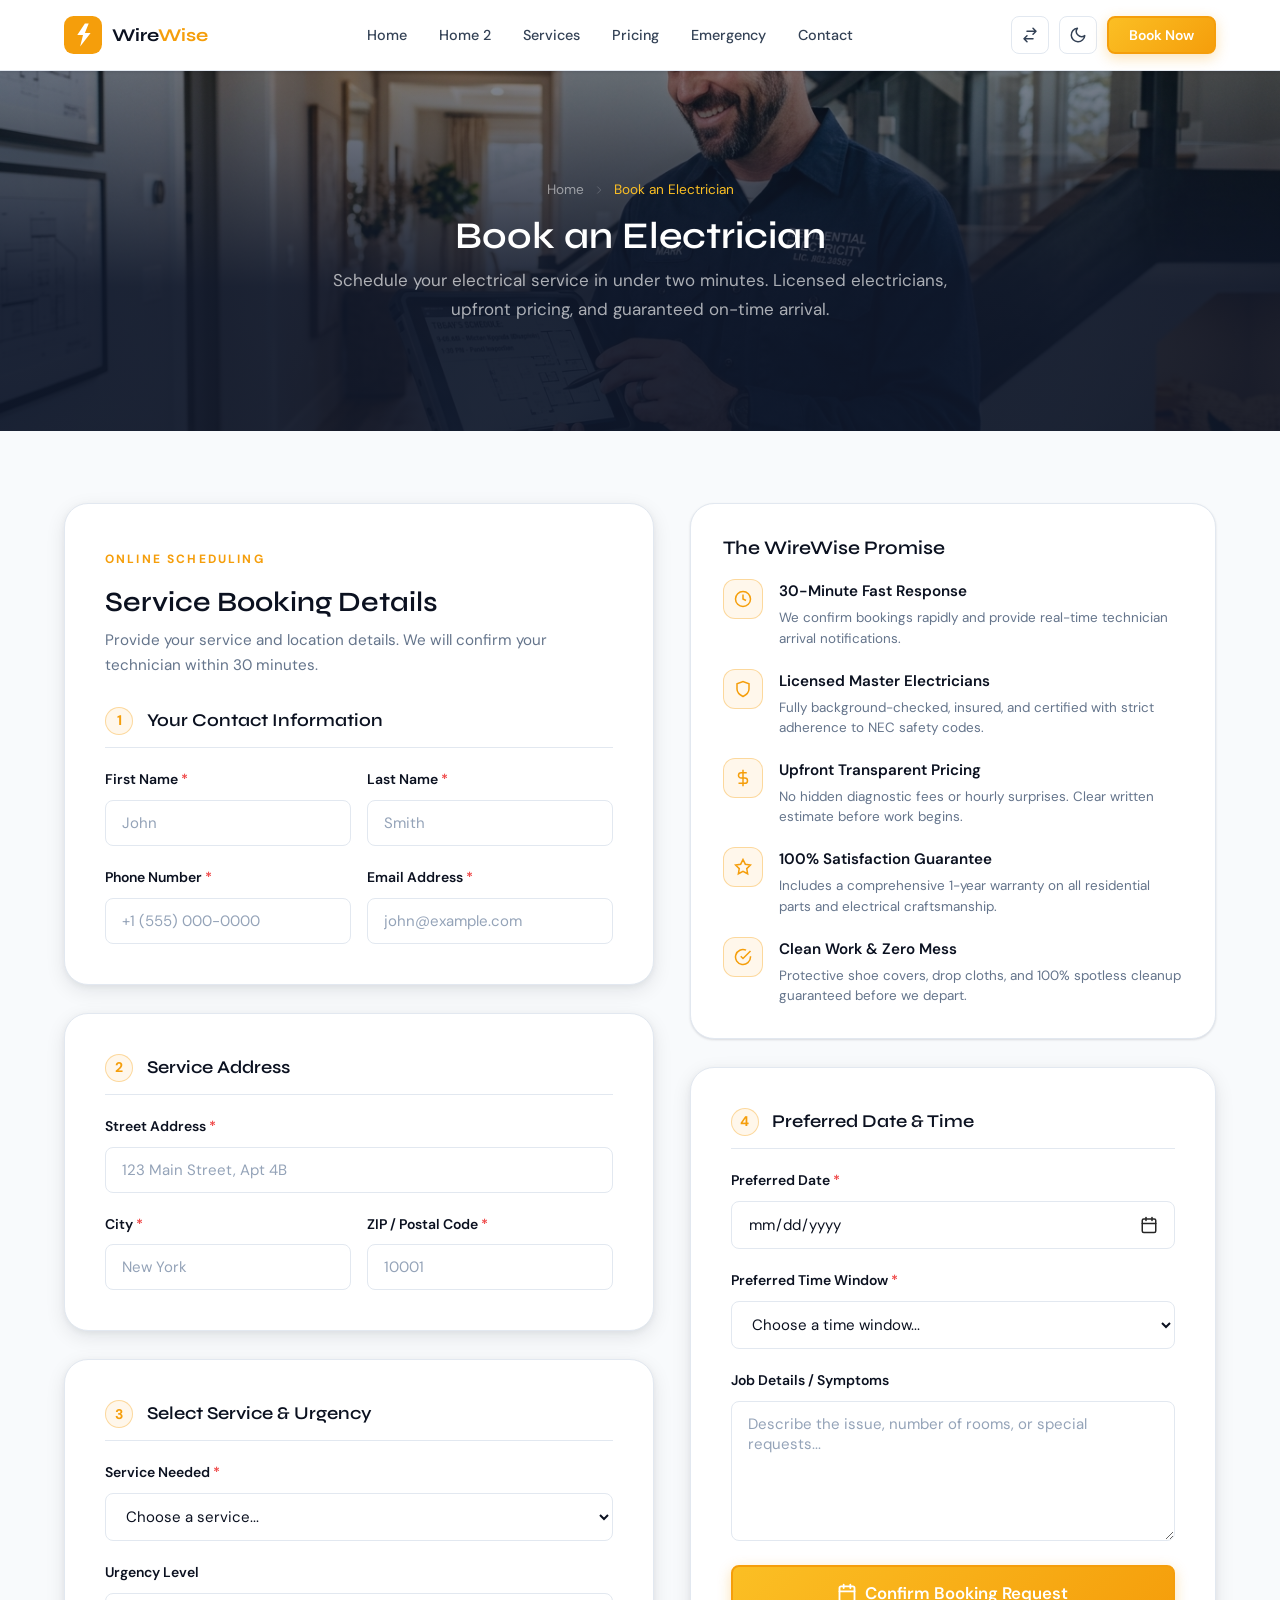
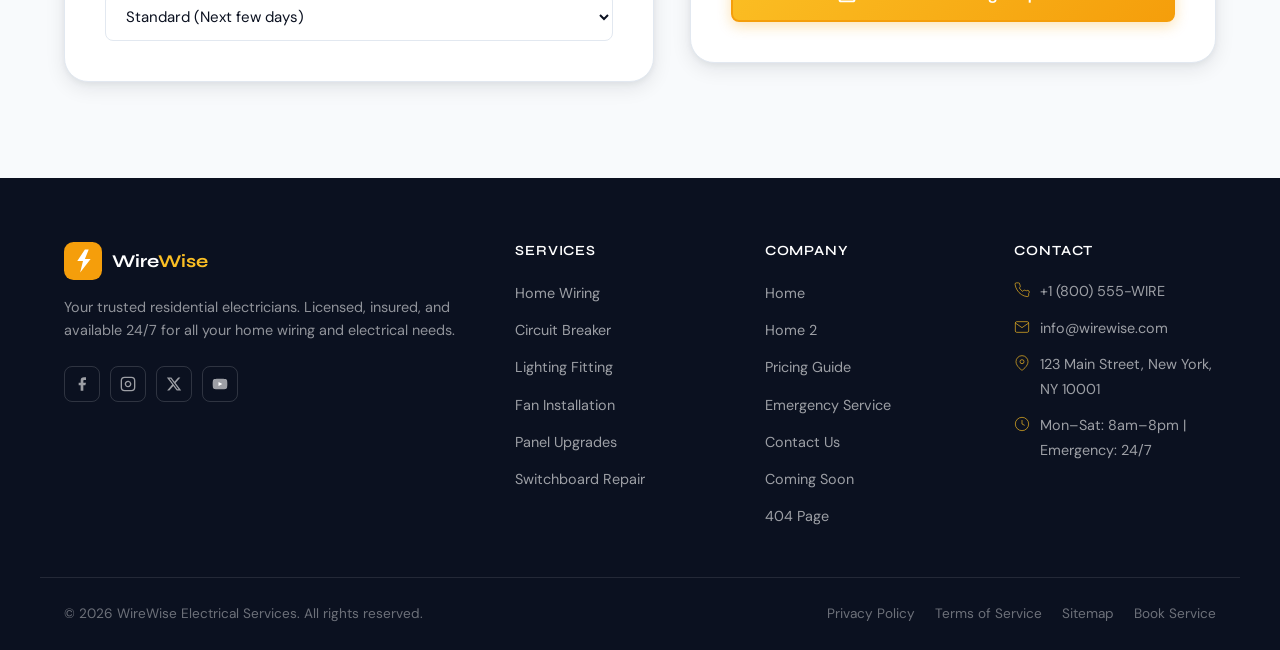
<file: signup.html>
<!DOCTYPE html>
<html lang="en" dir="ltr">
<head>
  <meta charset="UTF-8">
  <meta name="viewport" content="width=device-width, initial-scale=1.0">
  <meta name="description" content="Create your WireWise account to book services, track work orders, and manage your electrical projects.">
  <title>Sign Up | WireWise</title>
  <link rel="icon" href="data:image/svg+xml,%3Csvg xmlns='http://www.w3.org/2000/svg' viewBox='0 0 40 40'%3E%3Crect width='40' height='40' rx='10' fill='%23F59E0B'/%3E%3Cpath d='M22 8 L14 20 H20 L17 32 L28 18 H22 L26 8 Z' fill='white'/%3E%3C/svg%3E">
  <link rel="stylesheet" href="style.css">
  <meta http-equiv="refresh" content="0; url=booking.html">
  <script>window.location.replace("booking.html");</script>
</head>
<body>

  <!-- Decorative ambient background -->
  <div class="auth-bg-ambient" aria-hidden="true">
    <div class="orb-top"></div>
    <div class="orb-bottom"></div>
    <div class="grid-pattern"></div>
  </div>

  <!-- Main Auth Page -->
  <main class="auth-page" role="main">
    <!-- Top controls -->
    <div class="auth-top-icons auth-top-icons-wide">
      <button class="icon-btn" data-theme-toggle aria-label="Toggle dark mode" title="Toggle Dark Mode">
        <svg data-moon-icon viewBox="0 0 24 24" fill="none" stroke="currentColor" stroke-width="2" stroke-linecap="round" stroke-linejoin="round">
          <path d="M21 12.79A9 9 0 1 1 11.21 3 7 7 0 0 0 21 12.79z"/>
        </svg>
        <svg data-sun-icon viewBox="0 0 24 24" fill="none" stroke="currentColor" stroke-width="2" stroke-linecap="round" stroke-linejoin="round" style="display:none">
          <circle cx="12" cy="12" r="5"/><line x1="12" y1="1" x2="12" y2="3"/><line x1="12" y1="21" x2="12" y2="23"/>
          <line x1="4.22" y1="4.22" x2="5.64" y2="5.64"/><line x1="18.36" y1="18.36" x2="19.78" y2="19.78"/>
          <line x1="1" y1="12" x2="3" y2="12"/><line x1="21" y1="12" x2="23" y2="12"/>
          <line x1="4.22" y1="19.78" x2="5.64" y2="18.36"/><line x1="18.36" y1="5.64" x2="19.78" y2="4.22"/>
        </svg>
      </button>
      <button class="icon-btn" data-rtl-toggle aria-label="Toggle RTL layout" title="Toggle RTL">
        <svg viewBox="0 0 24 24" fill="none" stroke="currentColor" stroke-width="2" stroke-linecap="round" stroke-linejoin="round">
          <path d="M8 7h12m0 0l-4-4m4 4l-4 4M16 17H4m0 0l4 4m-4-4l4-4"/>
        </svg>
      </button>
    </div>

    <div class="auth-card auth-card-wide">
      <!-- Logo -->
      <a href="index.html" class="navbar-logo" id="signup-logo" aria-label="WireWise Home" style="justify-content:center;margin-bottom:1.5rem;">
        <svg class="logo-mark" viewBox="0 0 40 40" fill="none" xmlns="http://www.w3.org/2000/svg">
          <rect width="40" height="40" rx="10" fill="var(--primary)"/>
          <path d="M22 8 L14 20 H20 L17 32 L28 18 H22 L26 8 Z" fill="white"/>
        </svg>
        <span class="logo-text">Wire<span>Wise</span></span>
      </a>

      <h1 class="auth-title">Create Account</h1>
      <p class="auth-subtitle">Join WireWise to manage your electrical services</p>

      <form class="auth-form" id="signup-form" data-ajax aria-label="Sign Up form">
        <div class="form-group">
          <label class="form-label" for="signup-firstname">First Name</label>
          <input type="text" id="signup-firstname" name="fname" class="form-input" placeholder="John" required autocomplete="given-name">
        </div>
        <div class="form-group">
          <label class="form-label" for="signup-lastname">Last Name</label>
          <input type="text" id="signup-lastname" name="lname" class="form-input" placeholder="Doe" required autocomplete="family-name">
        </div>
        <div class="form-group">
          <label class="form-label" for="signup-email">Email Address</label>
          <input type="email" id="signup-email" name="email" class="form-input" placeholder="you@example.com" required autocomplete="email">
        </div>
        <div class="form-group">
          <label class="form-label" for="signup-password">Password</label>
          <div class="input-wrapper">
            <input type="password" id="signup-password" name="password" class="form-input" placeholder="Create a password" required autocomplete="new-password">
            <button type="button" class="toggle-password" id="signup-pw-toggle" aria-label="Toggle password visibility">
              <svg data-eye-open viewBox="0 0 24 24" stroke-width="2" stroke-linecap="round" stroke-linejoin="round">
                <path d="M1 12s4-8 11-8 11 8 11 8-4 8-11 8-11-8-11-8z"/><circle cx="12" cy="12" r="3"/>
              </svg>
              <svg data-eye-off viewBox="0 0 24 24" stroke-width="2" stroke-linecap="round" stroke-linejoin="round" style="display:none">
                <path d="M17.94 17.94A10.07 10.07 0 0 1 12 20c-7 0-11-8-11-8a18.45 18.45 0 0 1 5.06-5.94M9.9 4.24A9.12 9.12 0 0 1 12 4c7 0 11 8 11 8a18.5 18.5 0 0 1-2.16 3.19m-6.72-1.07a3 3 0 1 1-4.24-4.24"/><line x1="1" y1="1" x2="23" y2="23"/>
              </svg>
            </button>
          </div>
        </div>
        <div class="form-group">
          <label class="form-label" for="signup-confirm">Confirm Password</label>
          <div class="input-wrapper">
            <input type="password" id="signup-confirm" name="confirm" class="form-input" placeholder="Confirm your password" required autocomplete="new-password">
            <button type="button" class="toggle-password" id="signup-confirm-toggle" aria-label="Toggle password visibility">
              <svg data-eye-open viewBox="0 0 24 24" stroke-width="2" stroke-linecap="round" stroke-linejoin="round">
                <path d="M1 12s4-8 11-8 11 8 11 8-4 8-11 8-11-8-11-8z"/><circle cx="12" cy="12" r="3"/>
              </svg>
              <svg data-eye-off viewBox="0 0 24 24" stroke-width="2" stroke-linecap="round" stroke-linejoin="round" style="display:none">
                <path d="M17.94 17.94A10.07 10.07 0 0 1 12 20c-7 0-11-8-11-8a18.45 18.45 0 0 1 5.06-5.94M9.9 4.24A9.12 9.12 0 0 1 12 4c7 0 11 8 11 8a18.5 18.5 0 0 1-2.16 3.19m-6.72-1.07a3 3 0 1 1-4.24-4.24"/><line x1="1" y1="1" x2="23" y2="23"/>
              </svg>
            </button>
          </div>
        </div>
        <button type="submit" class="btn btn-primary btn-full" id="signup-submit">
          Create Account
        </button>
      </form>

      <div class="auth-divider">or sign up with</div>

      <div class="auth-social-group">
        <!-- Google -->
        <button type="button" class="btn-social" id="signup-google" aria-label="Continue with Google">
          <svg width="18" height="18" viewBox="0 0 24 24">
            <path d="M22.56 12.25c0-.78-.07-1.53-.2-2.25H12v4.26h5.92a5.06 5.06 0 01-2.2 3.32v2.77h3.57c2.08-1.92 3.28-4.74 3.28-8.1z" fill="#4285F4"/>
            <path d="M12 23c2.97 0 5.46-.98 7.28-2.66l-3.57-2.77c-.98.66-2.23 1.06-3.71 1.06-2.86 0-5.29-1.93-6.16-4.53H2.18v2.84C3.99 20.53 7.7 23 12 23z" fill="#34A853"/>
            <path d="M5.84 14.09c-.22-.66-.35-1.36-.35-2.09s.13-1.43.35-2.09V7.07H2.18C1.43 8.55 1 10.22 1 12s.43 3.45 1.18 4.93l2.85-2.22.81-.62z" fill="#FBBC05"/>
            <path d="M12 5.38c1.62 0 3.06.56 4.21 1.64l3.15-3.15C17.45 2.09 14.97 1 12 1 7.7 1 3.99 3.47 2.18 7.07l3.66 2.84c.87-2.6 3.3-4.53 6.16-4.53z" fill="#EA4335"/>
          </svg>
          Continue with Google
        </button>
        <!-- Apple -->
        <button type="button" class="btn-social" id="signup-apple" aria-label="Continue with Apple">
          <svg width="18" height="18" viewBox="0 0 24 24" fill="currentColor">
            <path d="M17.05 20.28c-.98.95-2.05.88-3.08.4-1.09-.5-2.08-.48-3.24 0-1.44.62-2.2.44-3.06-.4C2.79 15.25 3.51 7.59 9.05 7.31c1.35.07 2.29.74 3.08.8 1.18-.24 2.31-.93 3.57-.84 1.51.12 2.65.72 3.4 1.8-3.12 1.87-2.38 5.98.48 7.13-.57 1.5-1.31 2.99-2.54 4.09zM12.03 7.25c-.15-2.23 1.66-4.07 3.74-4.25.29 2.58-2.34 4.5-3.74 4.25z"/>
          </svg>
          Continue with Apple
        </button>
        <!-- Facebook -->
        <button type="button" class="btn-social" id="signup-facebook" aria-label="Continue with Facebook">
          <svg width="18" height="18" viewBox="0 0 24 24" fill="#1877F2">
            <path d="M24 12.073C24 5.405 18.627 0 12 0S0 5.405 0 12.073C0 18.1 4.388 23.094 10.125 24v-8.437H7.078v-3.49h3.047V9.41c0-3.025 1.792-4.697 4.533-4.697 1.313 0 2.686.236 2.686.236v2.97h-1.513c-1.491 0-1.956.93-1.956 1.887v2.267h3.328l-.532 3.49h-2.796V24C19.612 23.094 24 18.1 24 12.073z"/>
          </svg>
          Continue with Facebook
        </button>
      </div>

      <p class="auth-footer-text">Already have an account? <a href="login.html">Sign In</a></p>
    </div>
  </main>

  <script src="script.js"></script>
</body>
</html>
</file>
<file: style.css>
/* ============================================================
   WireWise — Electrician & Home Wiring Service
   Global Stylesheet
   Primary: #F59E0B (Volt Amber / Electric Gold) | Secondary: #0B1120 (Obsidian Slate)
   Fonts: Syne (headings) + DM Sans (body)
   ============================================================ */
@import url('https://fonts.googleapis.com/css2?family=Syne:wght@400;500;600;700;800&family=DM+Sans:wght@300;400;450;500;600;700&display=swap');

:root {
  --primary-rgb:245,158,11;
  --primary:#F59E0B; --primary-light:#FBBF24; --primary-dark:#D97706;
  --primary-glow:rgba(var(--primary-rgb),0.28); --primary-bg:rgba(var(--primary-rgb),0.08);
  --primary-border:rgba(var(--primary-rgb),0.35);
  --secondary:#0B1120; --secondary-light:#162035; --secondary-med:#243452;
  --surface:#FFFFFF; --surface-alt:#F8FAFD; --surface-card:#FFFFFF; --bg-page:#F8FAFC;
  --text-dark:#0B1120; --text-body:#334155; --text-muted:#64748B; --text-light:#94A3B8;
  --border:#E2E8F0; --border-focus:var(--primary);
  --accent-red:#EF4444; --accent-green:#10B981; --accent-yellow:#F59E0B;
  --radius-xs:4px; --radius-sm:8px; --radius-md:12px; --radius-lg:18px;
  --radius-xl:24px; --radius-2xl:32px; --radius-full:9999px;
  --shadow-sm:0 1px 3px rgba(11,17,32,0.08),0 1px 2px rgba(11,17,32,0.06);
  --shadow-md:0 6px 20px rgba(11,17,32,0.09),0 2px 6px rgba(11,17,32,0.05);
  --shadow-lg:0 12px 42px rgba(11,17,32,0.12),0 4px 14px rgba(11,17,32,0.07);
  --shadow-blue:0 8px 32px rgba(var(--primary-rgb),0.28);
  --shadow-glow:0 0 25px rgba(var(--primary-rgb),0.35);
  --transition:all 0.3s cubic-bezier(0.4,0,0.2,1);
  --transition-fast:all 0.18s ease;
  --transition-smooth:all 0.45s cubic-bezier(0.16,1,0.3,1);
}

/* Theme Color Presets */
html[data-theme-color="amber"], :root {
  --primary-rgb:245,158,11;
  --primary:#F59E0B; --primary-light:#FBBF24; --primary-dark:#D97706;
}
html[data-theme-color="cyan"] {
  --primary-rgb:6,182,212;
  --primary:#06B6D4; --primary-light:#38BDF8; --primary-dark:#0891B2;
}
html[data-theme-color="emerald"] {
  --primary-rgb:16,185,129;
  --primary:#10B981; --primary-light:#34D399; --primary-dark:#059669;
}
html[data-theme-color="crimson"] {
  --primary-rgb:239,68,68;
  --primary:#EF4444; --primary-light:#F87171; --primary-dark:#DC2626;
}
html[data-theme-color="blue"] {
  --primary-rgb:37,99,235;
  --primary:#2563EB; --primary-light:#60A5FA; --primary-dark:#1D4ED8;
}

.dark {
  --surface:#0E1626; --surface-alt:#080D18; --surface-card:#141F36; --bg-page:#060911;
  --text-dark:#F8FAFC; --text-body:#CBD5E1; --text-muted:#94A3B8; --text-light:#64748B;
  --border:#1E2D4A;
  --shadow-sm:0 1px 3px rgba(0,0,0,0.4);
  --shadow-md:0 6px 20px rgba(0,0,0,0.5);
  --shadow-lg:0 12px 42px rgba(0,0,0,0.65);
  --shadow-blue:0 8px 32px rgba(var(--primary-rgb),0.38);
  --shadow-glow:0 0 35px rgba(var(--primary-rgb),0.45);
}

/* Reset */
*,*::before,*::after{margin:0;padding:0;box-sizing:border-box;}
html{scroll-behavior:smooth;font-size:16px;overflow-x:clip;}
body{font-family:'DM Sans',sans-serif;color:var(--text-body);background-color:var(--bg-page);line-height:1.7;overflow-x:clip;transition:background-color 0.3s ease,color 0.3s ease;}
h1,h2,h3,h4,h5,h6{font-family:'Syne',sans-serif;color:var(--text-dark);line-height:1.22;font-weight:600;}
h1{font-size:clamp(1.95rem,3.2vw,2.75rem);}
h2{font-size:clamp(1.5rem,2.1vw,2.05rem);}
h3{font-size:clamp(1.15rem,1.6vw,1.45rem);}
h4{font-size:clamp(1rem,1.3vw,1.2rem);}
p{font-weight:400;}
a{text-decoration:none;color:inherit;transition:var(--transition);}
img{max-width:100%;height:auto;display:block;}
ul,ol{list-style:none;}
input,textarea,select,button{font-family:'DM Sans',sans-serif;outline:none;border:none;background:none;}

/* Typography Standards: Headings (font-weight: 600), Paragraphs (font-weight: 400-550) */
h1, h2, h3, h4, h5, h6,
.section-title, .hero-title, .hero2-title, .page-hero-content h1,
.cta-banner-title, .home-cta-title, .emrg-hub-title, .fr-v2-title,
.cert-card-v2-title, .fr-hub-title, .bento-card-title, .cert-showcase-title,
.auth-title, .service-card-title, .blog-card-title, .pricing-plan,
.pricing-price, .stat-num, .hero-stat-num, .fr-metric-n, .error-code {
  font-weight: 600;
}

p, .section-subtitle, .hero-description, .hero2-sub, .cta-banner-sub,
.home-cta-sub, .emrg-hub-desc, .auth-sub, .page-hero-content p,
.testimonial-quote, .testimonial-role, .faq-answer-inner, .blog-card-desc,
.cert-showcase-desc, .fr-v2-desc, .fr-hub-desc, .bento-card-desc,
.check-item, .pricing-feature {
  font-weight: 400; /* Within 400-550 range */
}

/* Container */
.container,
.navbar-inner,
.footer-inner,
.footer-bottom,
.trust-bar-inner,
.stats-band-inner{max-width:1200px;margin-left:auto;margin-right:auto;padding-left:1.5rem;padding-right:1.5rem;box-sizing:border-box;}
@media(min-width:1400px){
  .container,
  .navbar-inner,
  .footer-inner,
  .footer-bottom,
  .trust-bar-inner,
  .stats-band-inner{max-width:1300px;}
}

/* Utilities */
.text-primary{color:var(--primary);}
.text-center{text-align:center;}
.bg-surface{background:var(--surface);}
.bg-surface-alt{background:var(--surface-alt);}

/* Buttons */
.btn{display:inline-flex;align-items:center;justify-content:center;gap:0.5rem;padding:0.75rem 1.75rem;border-radius:var(--radius-sm);font-family:'DM Sans',sans-serif;font-weight:600;font-size:0.9375rem;cursor:pointer;transition:transform 0.22s ease,box-shadow 0.22s ease,background-color 0.22s ease,border-color 0.22s ease,color 0.22s ease,filter 0.22s ease;white-space:nowrap;border:2px solid transparent;text-decoration:none;line-height:1.3;position:relative;overflow:hidden;}
.btn-sm{padding:0.55rem 1.25rem;font-size:0.875rem;}
.btn-lg{padding:0.9rem 2.2rem;font-size:1rem;}
.btn-primary{background:linear-gradient(135deg,var(--primary-light) 0%,var(--primary) 100%);color:#fff;border-color:var(--primary);box-shadow:0 4px 14px rgba(var(--primary-rgb),0.3);}
.btn-primary:hover{filter:brightness(0.92);border-color:var(--primary-dark);transform:translateY(-2px);box-shadow:0 8px 24px rgba(var(--primary-rgb),0.42),0 0 16px rgba(var(--primary-rgb),0.25);}
.btn-secondary{background:rgba(var(--primary-rgb),0.06);color:var(--primary);border-color:var(--primary-border);}
.btn-secondary:hover{background:var(--primary);color:#fff;border-color:var(--primary);transform:translateY(-2px);box-shadow:var(--shadow-blue);}
.btn-dark{background:var(--secondary);color:#fff;border-color:var(--secondary);}
.btn-dark:hover{background:var(--secondary-light);border-color:var(--secondary-light);transform:translateY(-2px);box-shadow:var(--shadow-md);}
.btn-white{background:#fff;color:var(--primary-dark);border-color:#fff;box-shadow:var(--shadow-md);}
.btn-white:hover{background:var(--primary-bg);transform:translateY(-2px);box-shadow:0 8px 25px rgba(255,255,255,0.25);}
.btn-outline-white{background:transparent;color:#fff;border-color:rgba(255,255,255,0.4);backdrop-filter:blur(6px);}
.btn-outline-white:hover{background:rgba(255,255,255,0.15);border-color:#fff;transform:translateY(-2px);}
.btn-danger{background:linear-gradient(135deg,#f87171 0%,var(--accent-red) 100%);color:#fff;border-color:var(--accent-red);box-shadow:0 4px 14px rgba(239,68,68,0.3);}
.btn-danger:hover{filter:brightness(0.92);border-color:#dc2626;transform:translateY(-2px);box-shadow:0 8px 28px rgba(239,68,68,0.45);}

/* Section helpers */
.section{padding:5rem 0;}
.section-sm{padding:3.5rem 0;}
.section-label{display:inline-block;font-size:0.75rem;font-weight:700;letter-spacing:0.18em;text-transform:uppercase;color:var(--primary);margin-bottom:0.75rem;}
.section-title{font-family:'Syne',sans-serif;font-weight:600;font-size:clamp(1.5rem,2.1vw,2.05rem);line-height:1.25;color:var(--text-dark);margin-bottom:1rem;}
.section-subtitle{font-size:1.0625rem;color:var(--text-muted);max-width:600px;font-weight:400;}
.section-header{margin-bottom:3.5rem;}
.section-header.center{text-align:center;}
.section-header.center .section-subtitle{margin:0 auto;}
.divider-line{display:block;width:48px;height:3px;background:var(--primary);border-radius:2px;margin-bottom:1.25rem;}
.center .divider-line{margin:0 auto 1.25rem;}

/* Cards */
.card{background:var(--surface-card);border-radius:var(--radius-lg);box-shadow:var(--shadow-sm);border:1px solid var(--border);transition:var(--transition);}
.card:hover{box-shadow:var(--shadow-md);transform:translateY(-3px);}
.card-body{padding:1.75rem;}

/* Service cards */
.service-card{background:var(--surface-card);border-radius:var(--radius-lg);overflow:hidden;border:1px solid var(--border);transition:var(--transition);box-shadow:var(--shadow-sm);display:flex;flex-direction:column;height:100%;}
.service-card:hover{transform:translateY(-5px);box-shadow:var(--shadow-lg);border-color:var(--primary-light);}
.service-card img{width:100%;height:220px;object-fit:cover;}
.service-card-body{padding:1.5rem;display:flex;flex-direction:column;flex:1;}
.service-card-icon{width:48px;height:48px;border-radius:var(--radius-sm);background:var(--primary-bg);display:flex;align-items:center;justify-content:center;margin-bottom:1rem;}
.service-card-icon svg{width:24px;height:24px;stroke:var(--primary);stroke-width:1.75;fill:none;}

/* Navbar */
#navbar-container{position:sticky;top:0;z-index:1000;}
.navbar{background:var(--surface);border-bottom:1px solid var(--border);padding:0;transition:var(--transition);box-shadow:var(--shadow-sm);}
.navbar.scrolled{box-shadow:var(--shadow-md);}
.navbar-inner{display:flex;align-items:center;justify-content:space-between;height:70px;gap:1rem;}
.navbar-logo{display:flex;align-items:center;gap:0.625rem;flex-shrink:0;text-decoration:none;}
.logo-mark{width:38px;height:38px;flex-shrink:0;}
.logo-text{font-family:'Syne',sans-serif;font-weight:700;font-size:1.125rem;color:var(--text-dark);line-height:1;}
.logo-text span{color:var(--primary);}
.navbar-nav{display:flex;align-items:center;gap:0.25rem;list-style:none;}
.navbar-nav .nav-link{padding:0.5rem 0.875rem;font-size:0.9rem;font-weight:500;color:var(--text-body);border-radius:var(--radius-sm);transition:var(--transition-fast);white-space:nowrap;}
.navbar-nav .nav-link:hover,.navbar-nav .nav-link.active{color:var(--primary);background:var(--primary-bg);}
.navbar-actions{display:flex;align-items:center;gap:0.625rem;flex-shrink:0;}
.navbar-actions .btn{height:38px !important;min-height:38px !important;max-height:38px !important;padding:0 1.25rem !important;line-height:34px !important;display:inline-flex;align-items:center;justify-content:center;box-sizing:border-box !important;}
.icon-btn{width:38px;height:38px;border-radius:var(--radius-sm);border:1px solid var(--border);background:var(--surface);display:flex;align-items:center;justify-content:center;cursor:pointer;transition:var(--transition-fast);color:var(--text-body);flex-shrink:0;box-sizing:border-box;}
.icon-btn:hover{background:var(--surface-alt);color:var(--primary);}
.icon-btn svg{width:18px;height:18px;}
.hamburger{display:none;width:38px;height:38px;border-radius:var(--radius-sm);border:1px solid var(--border);background:var(--surface);cursor:pointer;align-items:center;justify-content:center;flex-direction:column;gap:5px;flex-shrink:0;box-sizing:border-box;}
.hamburger span{display:block;width:20px;height:2px;background:var(--text-dark);border-radius:2px;transition:var(--transition);}
.hamburger.open span:nth-child(1){transform:translateY(7px) rotate(45deg);}
.hamburger.open span:nth-child(2){opacity:0;}
.hamburger.open span:nth-child(3){transform:translateY(-7px) rotate(-45deg);}
.mobile-menu{display:none;flex-direction:column;background:var(--surface);border-top:1px solid var(--border);padding:1rem 1.5rem 1.5rem;gap:0.25rem;}
.mobile-menu.open{display:flex;}
.mobile-menu .nav-link{display:block;padding:0.75rem 1rem;font-size:0.9375rem;font-weight:500;color:var(--text-body);border-radius:var(--radius-sm);transition:var(--transition-fast);}
.mobile-menu .nav-link:hover,.mobile-menu .nav-link.active{color:var(--primary);background:var(--primary-bg);}
.mobile-menu-actions{display:flex;flex-direction:column;gap:0.625rem;margin-top:0.75rem;padding-top:0.75rem;border-top:1px solid var(--border);}
.mobile-menu-actions .btn{width:100%;justify-content:center;}

/* Footer */
.footer{background:var(--secondary);color:rgba(255,255,255,0.7);padding:4rem 0 0;}
.footer-inner{display:grid;grid-template-columns:2fr 1fr 1fr 1fr;gap:3rem;padding-bottom:3rem;}
.footer-brand .logo-text{color:#fff;}
.footer-brand .logo-text span{color:var(--primary-light);}
.footer-tagline{font-size:0.9rem;color:rgba(255,255,255,0.55);margin:1rem 0 1.5rem;line-height:1.6;}
.footer-social{display:flex;gap:0.625rem;}
.footer-social a{width:36px;height:36px;border-radius:var(--radius-sm);border:1px solid rgba(255,255,255,0.15);display:flex;align-items:center;justify-content:center;color:rgba(255,255,255,0.6);transition:var(--transition-fast);}
.footer-social a:hover{background:var(--primary);border-color:var(--primary);color:#fff;}
.footer-social svg{width:16px;height:16px;}
.footer-col h5{font-family:'Syne',sans-serif;font-weight:600;font-size:0.875rem;color:#fff;letter-spacing:0.06em;text-transform:uppercase;margin-bottom:1.25rem;}
.footer-col ul{display:flex;flex-direction:column;gap:0.625rem;}
.footer-col ul li a{font-size:0.9rem;color:rgba(255,255,255,0.6);transition:var(--transition-fast);}
.footer-col ul li a:hover{color:var(--primary-light);padding-left:4px;}
.footer-contact-item{display:flex;align-items:flex-start;gap:0.625rem;font-size:0.9rem;color:rgba(255,255,255,0.6);margin-bottom:0.75rem;}
.footer-contact-item svg{width:16px;height:16px;flex-shrink:0;margin-top:3px;stroke:var(--primary-light);fill:none;}
.footer-bottom{border-top:1px solid rgba(255,255,255,0.1);padding-top:1.5rem;padding-bottom:1.5rem;display:flex;justify-content:space-between;align-items:center;flex-wrap:wrap;gap:0.75rem;font-size:0.85rem;color:rgba(255,255,255,0.4);}
.footer-bottom-links{display:flex;gap:1.25rem;}
.footer-bottom-links a{color:rgba(255,255,255,0.4);transition:var(--transition-fast);}
.footer-bottom-links a:hover{color:var(--primary-light);}

/* Hero Split */
.hero-split{position:relative;min-height:100vh;display:grid;grid-template-columns:1fr 1fr;overflow:hidden;}
.hero-split-left{display:flex;flex-direction:column;justify-content:center;padding:6rem 3rem;background:var(--secondary);position:relative;z-index:2;}
.hero-split-left::after{content:'';position:absolute;top:0;right:-60px;bottom:0;width:120px;background:var(--secondary);transform:skewX(-4deg);z-index:1;}
.hero-split-right{position:relative;overflow:hidden;min-height:550px;}

/* ── Hero Image Slider (3 Images, 5s Transition) ───────── */
.hero-slider-track{position:absolute;inset:0;width:100%;height:100%;}
.hero-slide{position:absolute;inset:0;width:100%;height:100%;opacity:0;visibility:hidden;transition:opacity 0.9s cubic-bezier(0.4,0,0.2,1);z-index:1;overflow:hidden;}
.hero-slide img{width:100%;height:100%;object-fit:cover;transform:scale(1.08);transition:transform 6s ease-out;}
.hero-slide.active{opacity:1;visibility:visible;z-index:2;}
.hero-slide.active img{transform:scale(1);}
.hero-slide::before{content:'';position:absolute;inset:0;background:linear-gradient(to right,rgba(11,17,32,0.45) 0%,rgba(11,17,32,0.1) 60%,transparent 100%);z-index:1;}

/* Slide caption pill */
.hero-slide-caption{position:absolute;top:2rem;right:2rem;z-index:4;display:inline-flex;align-items:center;gap:0.5rem;padding:0.4rem 0.85rem;background:rgba(11,17,32,0.75);backdrop-filter:blur(12px);border:1px solid rgba(var(--primary-rgb),0.3);border-radius:var(--radius-full);font-size:0.8rem;font-weight:600;color:#fff;letter-spacing:0.02em;box-shadow:0 4px 16px rgba(0,0,0,0.25);transform:translateY(-10px);opacity:0;transition:all 0.5s cubic-bezier(0.16,1,0.3,1) 0.25s;}
.hero-slide.active .hero-slide-caption{transform:translateY(0);opacity:1;}
.hero-slide-caption::before{content:'';width:6px;height:6px;border-radius:50%;background:var(--primary);box-shadow:0 0 8px var(--primary);}

/* Slider controls & 5s indicators */
.hero-slider-controls{position:absolute;bottom:2.5rem;left:2.5rem;z-index:5;display:flex;align-items:center;gap:0.75rem;background:rgba(11,17,32,0.8);backdrop-filter:blur(14px);border:1px solid rgba(255,255,255,0.15);border-radius:var(--radius-full);padding:0.4rem 0.75rem;box-shadow:0 8px 32px rgba(0,0,0,0.35);}
.slider-arrow{width:32px;height:32px;border-radius:50%;background:transparent;border:1px solid rgba(255,255,255,0.18);color:#fff;display:flex;align-items:center;justify-content:center;cursor:pointer;transition:var(--transition-fast);padding:0;}
.slider-arrow svg{width:16px;height:16px;pointer-events:none;}
.slider-arrow:hover{background:var(--primary);border-color:var(--primary);color:#fff;box-shadow:0 0 12px rgba(var(--primary-rgb),0.45);transform:scale(1.05);}
.hero-slider-dots{display:flex;align-items:center;gap:0.5rem;}
.slider-dot{width:28px;height:6px;border-radius:3px;background:rgba(255,255,255,0.25);border:none;padding:0;cursor:pointer;position:relative;overflow:visible;transition:all 0.3s ease;}
.slider-dot::before{content:'';position:absolute;top:-12px;bottom:-12px;left:-4px;right:-4px;cursor:pointer;}
.slider-dot:hover{background:rgba(255,255,255,0.45);}
.slider-dot.active{width:44px;background:rgba(255,255,255,0.3);}
.slider-dot-progress{position:absolute;top:0;left:0;bottom:0;width:0%;background:linear-gradient(90deg,var(--primary-light),var(--primary));border-radius:3px;overflow:hidden;}
.slider-dot.active .slider-dot-progress{animation:dot-progress-5s 5s linear forwards;}
@keyframes dot-progress-5s{
  0%{width:0%;}
  100%{width:100%;}
}
.hero-slider-controls.paused .slider-dot.active .slider-dot-progress,
.hero2-slider-controls.paused .slider-dot.active .slider-dot-progress{animation-play-state:paused;}
.hero-badge{display:inline-flex;align-items:center;gap:0.5rem;padding:0.4rem 0.875rem;background:rgba(var(--primary-rgb),0.15);border:1px solid rgba(var(--primary-rgb),0.35);border-radius:var(--radius-full);font-size:0.8125rem;font-weight:600;color:var(--primary-light);margin-bottom:1.5rem;width:fit-content;}
.hero-badge-dot{width:7px;height:7px;border-radius:50%;background:var(--accent-green);animation:pulse-dot 2s infinite;}
@keyframes pulse-dot{0%,100%{opacity:1;transform:scale(1);}50%{opacity:0.5;transform:scale(1.4);}}
.hero-title{font-family:'Syne',sans-serif;font-weight:600;font-size:clamp(2.1rem,3.4vw,2.85rem);line-height:1.16;color:#fff;margin-bottom:1.25rem;}
.hero-title .accent{color:var(--primary-light);}
.hero-description{font-size:1.0625rem;color:rgba(255,255,255,0.7);line-height:1.7;margin-bottom:2rem;max-width:440px;font-weight:400;}
.hero-ctas{display:flex;gap:1rem;flex-wrap:wrap;}
.hero-stats{display:flex;gap:2.5rem;margin-top:2.5rem;padding-top:2rem;border-top:1px solid rgba(255,255,255,0.1);flex-wrap:wrap;}
.hero-stat{min-width:fit-content;}
.hero-stat-num{font-family:'Syne',sans-serif;font-size:1.75rem;font-weight:600;color:#fff;line-height:1;display:inline-block;white-space:nowrap;direction:ltr;unicode-bidi:isolate;}
.hero-stat-label{font-size:0.8rem;color:rgba(255,255,255,0.5);margin-top:0.25rem;font-weight:400;}
.hero-float-card{position:absolute;bottom:2.5rem;right:2.5rem;background:rgba(11,17,32,0.85);backdrop-filter:blur(16px);border:1px solid rgba(var(--primary-rgb),0.35);border-radius:var(--radius-md);padding:1rem 1.25rem;z-index:5;display:flex;align-items:center;gap:0.875rem;min-width:200px;box-shadow:0 12px 36px rgba(0,0,0,0.3);}
.hero-float-icon{width:40px;height:40px;border-radius:var(--radius-sm);background:var(--primary);display:flex;align-items:center;justify-content:center;flex-shrink:0;}
.hero-float-icon svg{width:20px;height:20px;stroke:#fff;fill:none;}
.hero-float-text strong{display:block;color:#fff;font-size:0.9rem;font-weight:600;}
.hero-float-text span{color:rgba(255,255,255,0.55);font-size:0.8rem;}

/* Trust bar */
.trust-bar{background:var(--surface);border-bottom:1px solid var(--border);padding:1rem 0;}
.trust-bar-inner{max-width:1200px;margin:0 auto;padding:0 1.5rem;display:flex;align-items:center;justify-content:center;flex-wrap:wrap;gap:2rem;}
.trust-item{display:flex;align-items:center;gap:0.5rem;font-size:0.8625rem;font-weight:600;color:var(--text-muted);}
.trust-item svg{width:18px;height:18px;stroke:var(--primary);fill:none;flex-shrink:0;}

/* Services grid */
.services-grid{display:grid;grid-template-columns:repeat(3,1fr);gap:1.5rem;}

/* Split sections */
.split-section{display:grid;grid-template-columns:1fr 1fr;gap:4rem;align-items:center;}
.split-section.reverse{direction:rtl;}
.split-section.reverse>*{direction:ltr;}
.split-img{border-radius:var(--radius-xl);overflow:hidden;box-shadow:var(--shadow-lg);aspect-ratio:4/3;}
.split-img img{width:100%;height:100%;object-fit:cover;}
.split-content{display:flex;flex-direction:column;gap:1rem;}
.check-list{display:flex;flex-direction:column;gap:0.625rem;margin-top:0.5rem;}
.check-item{display:flex;align-items:flex-start;gap:0.625rem;font-size:0.9375rem;color:var(--text-body);font-weight:450;}
.check-item svg{width:18px;height:18px;stroke:var(--accent-green);fill:none;flex-shrink:0;margin-top:2px;}

/* Process steps */
.process-steps{display:grid;grid-template-columns:repeat(4,1fr);gap:1.5rem;position:relative;}
.process-steps::before{content:'';position:absolute;top:2.25rem;left:calc(12.5% + 1.5rem);right:calc(12.5% + 1.5rem);height:2px;background:linear-gradient(to right,var(--primary),var(--primary-light));z-index:0;}
.process-step{text-align:center;position:relative;z-index:1;}
.process-step-num{width:4.5rem;height:4.5rem;border-radius:50%;background:var(--primary);color:#fff;font-family:'Syne',sans-serif;font-weight:700;font-size:1.25rem;display:flex;align-items:center;justify-content:center;margin:0 auto 1.25rem;border:4px solid var(--bg-page);box-shadow:var(--shadow-blue);}
.process-step h4{font-weight:600;margin-bottom:0.5rem;color:var(--text-dark);}
.process-step p{font-size:0.9rem;color:var(--text-muted);font-weight:400;}

/* Stats band */
.stats-band{background:var(--secondary);padding:4rem 0;}
.stats-band-inner{max-width:1200px;margin:0 auto;padding:0 1.5rem;display:grid;grid-template-columns:repeat(4,1fr);gap:2rem;text-align:center;}
.stat-num{font-family:'Syne',sans-serif;font-size:clamp(2.25rem,4vw,3rem);font-weight:600;color:#fff;line-height:1;margin-bottom:0.5rem;}
.stat-label{font-size:0.875rem;color:rgba(255,255,255,0.5);font-weight:400;}
.stat-accent{color:var(--primary-light);}

/* Testimonials */
.testimonials-track{display:grid;grid-template-columns:repeat(3,1fr);gap:1.5rem;}
.testimonial-card{background:var(--surface-card);border:1px solid var(--border);border-radius:var(--radius-lg);padding:1.75rem;transition:var(--transition);box-shadow:var(--shadow-sm);}
.testimonial-card:hover{box-shadow:var(--shadow-md);transform:translateY(-3px);}
.testimonial-stars{display:flex;gap:3px;margin-bottom:1rem;}
.testimonial-stars svg{width:18px;height:18px;fill:var(--accent-yellow);stroke:var(--accent-yellow);}
.testimonial-quote{font-size:1rem;color:var(--text-body);line-height:1.7;margin-bottom:1.25rem;font-weight:400;font-style:italic;}
.testimonial-author{display:flex;align-items:center;gap:0.75rem;}
.testimonial-avatar{width:44px;height:44px;border-radius:50%;background:var(--primary-bg);border:2px solid var(--primary);display:flex;align-items:center;justify-content:center;font-family:'Syne',sans-serif;font-weight:700;font-size:0.875rem;color:var(--primary);flex-shrink:0;object-fit:cover;overflow:hidden;}
.testimonial-name{font-weight:600;font-size:0.9375rem;color:var(--text-dark);}
.testimonial-role{font-size:0.825rem;color:var(--text-muted);font-weight:400;}

/* FAQ */
.faq-list{display:flex;flex-direction:column;gap:0.75rem;max-width:800px;margin:0 auto;}
.faq-item{background:var(--surface-card);border:1px solid var(--border);border-radius:var(--radius-md);overflow:hidden;transition:var(--transition);}
.faq-item.open{border-color:var(--primary);}
.faq-question{display:flex;align-items:center;justify-content:space-between;padding:1.25rem 1.5rem;cursor:pointer;gap:1rem;user-select:none;}
.faq-question-text{font-weight:600;font-size:1rem;color:var(--text-dark);}
.faq-icon{width:28px;height:28px;border-radius:50%;background:var(--surface-alt);border:1px solid var(--border);display:flex;align-items:center;justify-content:center;flex-shrink:0;transition:var(--transition);}
.faq-icon svg{width:14px;height:14px;stroke:var(--text-muted);fill:none;transition:var(--transition);}
.faq-item.open .faq-icon{background:var(--primary);border-color:var(--primary);}
.faq-item.open .faq-icon svg{stroke:#fff;transform:rotate(180deg);}
.faq-answer{max-height:0;overflow:hidden;transition:max-height 0.35s ease;}
.faq-answer-inner{padding:0 1.5rem 1.25rem;font-size:0.9375rem;color:var(--text-muted);line-height:1.7;font-weight:400;}
.faq-item.open .faq-answer{max-height:220px;}

/* CTA banner */
.cta-banner{background:var(--secondary);padding:4.5rem 0;position:relative;overflow:hidden;text-align:center;border-top:1px solid rgba(255,255,255,0.08);border-bottom:1px solid rgba(255,255,255,0.15);}
.cta-banner::before{display:none;}
.services-cta-banner,
.pricing-cta-banner{background:var(--secondary);border-bottom:1px solid rgba(255,255,255,0.15);}
.services-cta-banner::before,
.pricing-cta-banner::before{display:none;}
.cta-banner-grid{display:grid;grid-template-columns:1fr 1fr;gap:3rem;align-items:center;}
.cta-banner-grid.img-right{grid-template-columns:1.1fr 0.9fr;}
.cta-banner-grid.img-left{grid-template-columns:0.9fr 1.1fr;}
.cta-banner-text{text-align:left;}
html[dir="rtl"] .cta-banner-text{text-align:right;}
.cta-banner-grid.img-right .cta-banner-text{order:1;}
.cta-banner-grid.img-right .cta-banner-img-wrap{order:2;}
.cta-banner-grid.img-left .cta-banner-img-wrap{order:1;}
.cta-banner-grid.img-left .cta-banner-text{order:2;}

.cta-banner-title{font-family:'Syne',sans-serif;font-size:clamp(1.65rem,2.3vw,2.15rem);font-weight:600;color:#fff;margin-bottom:1rem;line-height:1.25;}
.cta-banner-sub{color:rgba(255,255,255,0.75);font-size:1.0625rem;margin-bottom:2rem;font-weight:400;line-height:1.6;max-width:680px;margin-left:auto;margin-right:auto;}
.cta-banner-text .cta-banner-sub{margin-left:0;margin-right:0;}
.cta-banner-btns{display:flex;gap:1rem;flex-wrap:wrap;justify-content:center;}
.cta-banner-text .cta-banner-btns{justify-content:flex-start;}

.cta-banner-img-wrap{position:relative;border-radius:var(--radius-2xl);overflow:hidden;box-shadow:0 20px 40px rgba(0,0,0,0.35);border:1px solid rgba(255,255,255,0.15);max-height:340px;}
.cta-banner-img-wrap img{width:100%;height:100%;max-height:340px;object-fit:cover;display:block;transition:transform 0.5s ease;}
.cta-banner-img-wrap:hover img{transform:scale(1.03);}

@media (max-width:992px){
  .cta-banner-grid,.cta-banner-grid.img-right,.cta-banner-grid.img-left{grid-template-columns:1fr;gap:2rem;}
  .cta-banner-text{text-align:center;}
  .cta-banner-text .cta-banner-btns{justify-content:center;}
  .cta-banner-grid.img-right .cta-banner-text,.cta-banner-grid.img-left .cta-banner-text{order:1;}
  .cta-banner-grid.img-right .cta-banner-img-wrap,.cta-banner-grid.img-left .cta-banner-img-wrap{order:2;}
  .cta-banner-sub{margin-left:auto;margin-right:auto;}
}

/* Page hero */
.page-hero{position:relative;overflow:hidden;min-height:360px;display:flex;align-items:center;justify-content:center;text-align:center;}
.page-hero img{position:absolute;inset:0;width:100%;height:100%;object-fit:cover;}
.page-hero-overlay{position:absolute;inset:0;background:linear-gradient(to top,rgba(15,23,42,0.92) 40%,rgba(15,23,42,0.5) 100%);}
.page-hero-content{position:relative;z-index:2;max-width:800px;margin:0 auto;padding:3rem 1.5rem;width:100%;display:flex;flex-direction:column;align-items:center;justify-content:center;text-align:center;}
.page-hero-content h1{font-size:clamp(1.9rem,3vw,2.5rem);line-height:1.2;color:#fff;margin-bottom:0.5rem;text-align:center;}
.page-hero-content p{color:rgba(255,255,255,0.65);font-size:1.0625rem;font-weight:400;text-align:center;max-width:640px;margin:0 auto;}

/* Breadcrumb */
.breadcrumb{display:flex;align-items:center;justify-content:center;gap:0.5rem;font-size:0.85rem;color:rgba(255,255,255,0.5);margin-bottom:0.75rem;flex-wrap:wrap;}
.breadcrumb a{color:rgba(255,255,255,0.5);transition:var(--transition-fast);}
.breadcrumb a:hover{color:var(--primary-light);}
.breadcrumb svg{width:14px;height:14px;stroke:rgba(255,255,255,0.35);fill:none;flex-shrink:0;}
.breadcrumb .current{color:var(--primary-light);}

/* Pricing */
.pricing-grid{display:grid;grid-template-columns:repeat(3,1fr);gap:1.5rem;align-items:stretch;}
.pricing-card{background:var(--surface-card);border:1.5px solid var(--border);border-radius:var(--radius-xl);padding:2.25rem 1.75rem;transition:var(--transition);position:relative;overflow:hidden;display:flex;flex-direction:column;height:100%;}
.pricing-card:hover{box-shadow:var(--shadow-lg);transform:translateY(-4px);}
.pricing-card.popular{border-color:var(--primary);box-shadow:0 0 0 1px var(--primary),var(--shadow-lg);overflow:visible;}
.pricing-badge{position:absolute;top:0;left:50%;transform:translate(-50%,-50%);background:linear-gradient(135deg,var(--primary-light) 0%,var(--primary) 100%);color:#fff;font-size:0.75rem;font-weight:700;padding:0.35rem 1rem;border-radius:var(--radius-full);letter-spacing:0.06em;white-space:nowrap;box-shadow:0 4px 14px rgba(var(--primary-rgb),0.35);z-index:2;}
.pricing-plan{font-size:0.8rem;font-weight:600;text-transform:uppercase;letter-spacing:0.12em;color:var(--primary);margin-bottom:0.75rem;}
.pricing-price{font-family:'Syne',sans-serif;font-size:2.75rem;font-weight:600;color:var(--text-dark);line-height:1;margin-bottom:0.25rem;}
.pricing-price sup{font-size:1.25rem;vertical-align:super;font-weight:600;}
.pricing-period{font-size:0.875rem;color:var(--text-muted);margin-bottom:1.5rem;font-weight:400;}
.pricing-divider{height:1px;background:var(--border);margin-bottom:1.5rem;}
.pricing-features{display:flex;flex-direction:column;gap:0.75rem;margin-bottom:2rem;flex:1;}
.pricing-feature{display:flex;align-items:center;gap:0.625rem;font-size:0.9375rem;color:var(--text-body);font-weight:450;}
.pricing-feature svg{width:18px;height:18px;stroke:var(--accent-green);fill:none;flex-shrink:0;}
.pricing-feature.disabled svg{stroke:var(--text-light);}
.pricing-feature.disabled{color:var(--text-light);}
.pricing-cta{width:100%;text-align:center;justify-content:center;margin-top:auto;}

/* Contact */
.contact-grid{display:grid;grid-template-columns:1fr 1.4fr;gap:3.5rem;align-items:start;}
.form-group{margin-bottom:1.25rem;}
.form-label{display:block;font-weight:600;font-size:0.875rem;color:var(--text-dark);margin-bottom:0.5rem;}
.form-control{display:block;width:100%;padding:0.75rem 1rem;border:1.5px solid var(--border);border-radius:var(--radius-sm);font-size:0.9375rem;color:var(--text-dark);background:var(--surface-card);transition:var(--transition-fast);font-family:'DM Sans',sans-serif;font-weight:400;}
.form-control:focus{border-color:var(--primary);box-shadow:0 0 0 3px var(--primary-glow);}
.form-control::placeholder{color:var(--text-light);}
textarea.form-control{resize:vertical;min-height:140px;}
.form-row{display:grid;grid-template-columns:1fr 1fr;gap:1rem;}

/* Date Input & Native Calendar Indicator */
input[type="date"]{color-scheme:light;}
input[type="date"]::-webkit-calendar-picker-indicator{cursor:pointer;border-radius:var(--radius-xs);padding:2px;opacity:0.85;background-image:url("data:image/svg+xml,%3Csvg xmlns='http://www.w3.org/2000/svg' width='18' height='18' viewBox='0 0 24 24' fill='none' stroke='black' stroke-width='2' stroke-linecap='round' stroke-linejoin='round'%3E%3Crect x='3' y='4' width='18' height='18' rx='2' ry='2'%3E%3C/rect%3E%3Cline x1='16' y1='2' x2='16' y2='6'%3E%3C/line%3E%3Cline x1='8' y1='2' x2='8' y2='6'%3E%3C/line%3E%3Cline x1='3' y1='10' x2='21' y2='10'%3E%3C/line%3E%3C/svg%3E");background-position:center;background-size:18px;background-repeat:no-repeat;transition:transform 0.18s ease,opacity 0.18s ease,filter 0.18s ease;}
input[type="date"]::-webkit-calendar-picker-indicator:hover{opacity:1;transform:scale(1.1);filter:drop-shadow(0 0 4px rgba(var(--primary-rgb),0.3));}

.dark input[type="date"]{color-scheme:dark;}
.dark input[type="date"]::-webkit-calendar-picker-indicator{background-image:url("data:image/svg+xml,%3Csvg xmlns='http://www.w3.org/2000/svg' width='18' height='18' viewBox='0 0 24 24' fill='none' stroke='white' stroke-width='2' stroke-linecap='round' stroke-linejoin='round'%3E%3Crect x='3' y='4' width='18' height='18' rx='2' ry='2'%3E%3C/rect%3E%3Cline x1='16' y1='2' x2='16' y2='6'%3E%3C/line%3E%3Cline x1='8' y1='2' x2='8' y2='6'%3E%3C/line%3E%3Cline x1='3' y1='10' x2='21' y2='10'%3E%3C/line%3E%3C/svg%3E");background-position:center;background-size:18px;background-repeat:no-repeat;opacity:0.95;filter:drop-shadow(0 1px 2px rgba(0,0,0,0.5));}
.dark input[type="date"]::-webkit-calendar-picker-indicator:hover{opacity:1;transform:scale(1.15);filter:drop-shadow(0 0 6px var(--primary-glow));}

/* RTL Form Controls Alignment */
[dir="rtl"] input[type="tel"],
html[dir="rtl"] input[type="tel"],
[dir="rtl"] input[type="number"],
html[dir="rtl"] input[type="number"]{direction:ltr;text-align:right;}
[dir="rtl"] input[type="date"],
html[dir="rtl"] input[type="date"]{text-align:right;}
[dir="rtl"] input[type="date"]::-webkit-datetime-edit,
html[dir="rtl"] input[type="date"]::-webkit-datetime-edit{text-align:right;direction:ltr;}
[dir="rtl"] input[type="date"]::-webkit-calendar-picker-indicator,
html[dir="rtl"] input[type="date"]::-webkit-calendar-picker-indicator{order:-1;margin-left:0;margin-right:0;}

/* RTL Numerals & Hero Split */
[dir="rtl"] .hero-stat-num,
html[dir="rtl"] .hero-stat-num,
[dir="rtl"] .stat-num,
html[dir="rtl"] .stat-num,
[dir="rtl"] [data-counter],
html[dir="rtl"] [data-counter]{
  direction: ltr;
  unicode-bidi: isolate;
  display: inline-block;
  white-space: nowrap;
}
[dir="rtl"] .hero-split-left::after,
html[dir="rtl"] .hero-split-left::after{
  right: auto;
  left: -60px;
  transform: skewX(4deg);
}

.contact-info-card{background:var(--secondary);border-radius:var(--radius-xl);padding:2.5rem;}
.contact-info-card h3{color:#fff;margin-bottom:0.5rem;}
.contact-info-card p{color:rgba(255,255,255,0.55);font-weight:400;margin-bottom:2rem;}
.contact-detail{display:flex;align-items:flex-start;gap:1rem;margin-bottom:1.5rem;}
.contact-detail-icon{width:44px;height:44px;border-radius:var(--radius-sm);background:rgba(var(--primary-rgb),0.15);border:1px solid rgba(var(--primary-rgb),0.35);display:flex;align-items:center;justify-content:center;flex-shrink:0;}
.contact-detail-icon svg{width:20px;height:20px;stroke:var(--primary-light);fill:none;}
.contact-detail-label{font-size:0.8rem;color:rgba(255,255,255,0.4);margin-bottom:0.25rem;font-weight:400;}
.contact-detail-value{font-weight:600;color:#fff;font-size:0.9375rem;}

/* Contact Sidebar & Image Card */
.contact-sidebar{display:flex;flex-direction:column;gap:1.75rem;}
.contact-image-card{position:relative;border-radius:var(--radius-xl);overflow:hidden;border:1px solid var(--border);box-shadow:var(--shadow-md);background:var(--surface-card);height:280px;display:flex;}
.contact-image-card img{width:100%;height:100%;object-fit:cover;display:block;transition:transform 0.6s cubic-bezier(0.16, 1, 0.3, 1);}
.contact-image-card:hover img{transform:scale(1.05);}
.contact-image-overlay{position:absolute;inset:0;background:linear-gradient(180deg, rgba(15,23,42,0.08) 0%, rgba(15,23,42,0.78) 100%);pointer-events:none;}
.contact-image-badge{position:absolute;bottom:1.15rem;left:1.15rem;right:1.15rem;display:flex;align-items:center;gap:0.875rem;padding:0.75rem 1rem;background:rgba(15,23,42,0.78);backdrop-filter:blur(12px);-webkit-backdrop-filter:blur(12px);border:1px solid rgba(255,255,255,0.15);border-radius:var(--radius-md);box-shadow:0 8px 30px rgba(0,0,0,0.35);z-index:2;}
.contact-image-badge-icon{width:38px;height:38px;border-radius:var(--radius-sm);background:rgba(var(--primary-rgb),0.22);border:1px solid rgba(var(--primary-rgb),0.45);display:flex;align-items:center;justify-content:center;flex-shrink:0;}
.contact-image-badge-icon svg{width:19px;height:19px;stroke:var(--primary-light);}
.contact-image-badge-text{display:flex;flex-direction:column;gap:0.15rem;min-width:0;}
.contact-image-badge-text .badge-title{font-weight:700;font-size:0.9rem;color:#ffffff;font-family:'Syne',sans-serif;letter-spacing:-0.01em;}
.contact-image-badge-text .badge-sub{font-size:0.75rem;color:rgba(255,255,255,0.75);font-weight:400;white-space:nowrap;overflow:hidden;text-overflow:ellipsis;}

.map-container{border-radius:var(--radius-lg);overflow:hidden;aspect-ratio:16/7;border:1px solid var(--border);background:var(--surface-alt);margin-top:3rem;position:relative;}
.map-container iframe{width:100%;height:100%;border:none;display:block;}

/* Area chips */
.area-chips{display:flex;flex-wrap:wrap;gap:0.75rem;justify-content:center;}
.area-chip{display:inline-flex;align-items:center;gap:0.375rem;padding:0.5rem 1.1rem;background:var(--surface-card);border:1.5px solid var(--border);border-radius:var(--radius-full);font-size:0.9rem;font-weight:500;color:var(--text-body);transition:var(--transition-fast);}
.area-chip:hover{border-color:var(--primary);color:var(--primary);background:var(--primary-bg);}
.area-chip svg{width:14px;height:14px;stroke:var(--primary);fill:none;}

/* Auth */
.auth-page{min-height:100vh;display:flex;align-items:center;justify-content:center;padding:2rem 1rem;position:relative;}
.auth-bg-pattern{position:fixed;inset:0;background:linear-gradient(135deg,var(--secondary) 0%,#0c1a3a 100%);z-index:0;}
.auth-bg-pattern::before{content:'';position:absolute;top:-30%;right:-10%;width:700px;height:700px;border-radius:50%;background:radial-gradient(circle,rgba(var(--primary-rgb),0.18) 0%,transparent 65%);}
.auth-corner{position:fixed;top:1.5rem;right:1.5rem;display:flex;gap:0.5rem;z-index:10;}
.auth-card{position:relative;z-index:2;background:var(--surface);border-radius:var(--radius-2xl);padding:2.75rem 2.25rem;width:100%;max-width:440px;box-shadow:var(--shadow-lg);border:1px solid var(--border);}
.auth-logo{text-align:center;margin-bottom:1.75rem;}
.auth-logo a{display:inline-flex;align-items:center;gap:0.625rem;text-decoration:none;}
.auth-title{font-family:'Syne',sans-serif;font-weight:600;font-size:1.625rem;color:var(--text-dark);margin-bottom:0.375rem;text-align:center;}
.auth-sub{font-size:0.9375rem;color:var(--text-muted);text-align:center;margin-bottom:1.75rem;font-weight:400;}
.social-btn{width:100%;display:flex;align-items:center;justify-content:center;gap:0.75rem;padding:0.75rem 1rem;border:1.5px solid var(--border);border-radius:var(--radius-sm);font-size:0.9375rem;font-weight:600;color:var(--text-dark);background:var(--surface-card);cursor:pointer;transition:var(--transition-fast);text-decoration:none;}
.social-btn:hover{border-color:var(--primary);background:var(--primary-bg);}
.social-btn img{width:20px;height:20px;object-fit:contain;}
.social-divider{display:flex;align-items:center;gap:1rem;margin:1.25rem 0;color:var(--text-light);font-size:0.8125rem;font-weight:400;}
.social-divider::before,.social-divider::after{content:'';flex:1;height:1px;background:var(--border);}
.input-wrapper{position:relative;}
.input-icon{position:absolute;left:0.875rem;top:50%;transform:translateY(-50%);color:var(--text-light);}
.input-icon svg{width:18px;height:18px;stroke:currentColor;fill:none;}
.input-wrapper .form-control{padding-left:2.75rem;}
.password-toggle{position:absolute;right:0.875rem;top:50%;transform:translateY(-50%);cursor:pointer;color:var(--text-light);transition:var(--transition-fast);border:none;background:none;padding:0;display:flex;}
.password-toggle:hover{color:var(--primary);}
.password-toggle svg{width:18px;height:18px;stroke:currentColor;fill:none;}
.auth-row{display:flex;justify-content:space-between;align-items:center;font-size:0.875rem;margin-bottom:1.25rem;}
.checkbox-label{display:flex;align-items:center;gap:0.5rem;cursor:pointer;color:var(--text-body);font-weight:400;}
.checkbox-label input{accent-color:var(--primary);width:16px;height:16px;cursor:pointer;}
.auth-link{color:var(--primary);font-weight:600;transition:var(--transition-fast);}
.auth-link:hover{color:var(--primary-dark);text-decoration:underline;}
.auth-footer{text-align:center;margin-top:1.25rem;font-size:0.9rem;color:var(--text-muted);font-weight:400;}
.auth-terms{font-size:0.8rem;color:var(--text-light);text-align:center;margin-top:1rem;line-height:1.6;font-weight:400;}

/* Emergency */
.emergency-hero{position:relative;min-height:480px;display:flex;align-items:center;justify-content:center;overflow:hidden;text-align:center;}
.emergency-hero img{position:absolute;inset:0;width:100%;height:100%;object-fit:cover;}
.emergency-hero-overlay{position:absolute;inset:0;background:linear-gradient(135deg,rgba(11,17,32,0.88) 0%,rgba(22,32,53,0.78) 100%);}
.emergency-hero-content{position:relative;z-index:2;max-width:1200px;margin:0 auto;padding:5rem 1.5rem;width:100%;display:flex;flex-direction:column;align-items:center;text-align:center;}
.emergency-hero-content p{margin-left:auto;margin-right:auto;}
.emergency-phone-num{font-family:'Syne',sans-serif;font-size:clamp(2.5rem,5vw,4rem);font-weight:700;color:#fff;display:block;margin:1.25rem 0;text-decoration:none;transition:var(--transition-fast);text-align:center;}
.emergency-phone-num:hover{color:var(--primary-light);}
.emergency-badge{display:inline-flex;align-items:center;gap:0.5rem;padding:0.4rem 0.875rem;background:rgba(239,68,68,0.25);border:1px solid rgba(239,68,68,0.5);border-radius:var(--radius-full);font-size:0.8125rem;font-weight:700;color:#fca5a5;text-transform:uppercase;letter-spacing:0.12em;}
.emergency-dot{width:8px;height:8px;border-radius:50%;background:var(--accent-red);animation:pulse-dot 1.5s infinite;}
.response-metrics{display:grid;grid-template-columns:repeat(3,1fr);gap:1.5rem;margin-top:3rem;}
.response-metric{background:var(--surface-card);border:1px solid var(--border);border-radius:var(--radius-lg);padding:2rem;text-align:center;transition:var(--transition);}
.response-metric:hover{transform:translateY(-3px);box-shadow:var(--shadow-md);}
.response-metric-icon{width:56px;height:56px;border-radius:var(--radius-md);background:var(--primary-bg);display:flex;align-items:center;justify-content:center;margin:0 auto 1rem;}
.response-metric-icon svg{width:28px;height:28px;stroke:var(--primary);fill:none;}
.response-metric-num{font-family:'Syne',sans-serif;font-size:2rem;font-weight:700;color:var(--text-dark);line-height:1;margin-bottom:0.375rem;}
.response-metric-label{font-size:0.875rem;color:var(--text-muted);font-weight:400;}
.emergency-steps-grid{display:grid;grid-template-columns:repeat(4,1fr);gap:1.5rem;}
.emergency-step{background:var(--surface-card);border:1px solid var(--border);border-radius:var(--radius-lg);padding:1.75rem 1.5rem;position:relative;transition:var(--transition);}
.emergency-step:hover{border-color:var(--accent-red);box-shadow:0 8px 24px rgba(239,68,68,0.1);}
.emergency-step-num{width:40px;height:40px;border-radius:var(--radius-sm);background:rgba(239,68,68,0.1);border:1px solid rgba(239,68,68,0.25);display:flex;align-items:center;justify-content:center;font-family:'Syne',sans-serif;font-weight:700;font-size:1rem;color:var(--accent-red);margin-bottom:1rem;}
.emergency-step h4{font-weight:600;margin-bottom:0.5rem;color:var(--text-dark);}
.emergency-step p{font-size:0.9rem;color:var(--text-muted);font-weight:400;}

/* Error page */
.error-page{min-height:100vh;display:flex;flex-direction:column;align-items:center;justify-content:center;text-align:center;padding:3rem 1.5rem;background:var(--bg-page);position:relative;}
.error-page-inner{position:relative;display:flex;flex-direction:column;align-items:center;}
.error-code{font-family:'Syne',sans-serif;font-size:clamp(6rem,15vw,10rem);font-weight:800;color:var(--primary);line-height:1;opacity:0.12;position:absolute;top:50%;left:50%;transform:translate(-50%,-50%);pointer-events:none;white-space:nowrap;}
.error-content{position:relative;z-index:1;display:flex;flex-direction:column;align-items:center;}
.error-icon{width:80px;height:80px;border-radius:var(--radius-xl);background:var(--primary-bg);border:2px solid var(--primary);display:flex;align-items:center;justify-content:center;margin:0 auto 1.5rem;}
.error-icon svg{width:40px;height:40px;stroke:var(--primary);fill:none;}
.error-page h1{font-size:clamp(1.75rem,4vw,2.5rem);margin-bottom:1rem;}
.error-page p{color:var(--text-muted);max-width:480px;margin:0 auto 2rem;font-weight:400;}

/* Coming soon */
.coming-page{min-height:100vh;display:flex;flex-direction:column;align-items:center;justify-content:center;text-align:center;padding:3rem 1.5rem;background:var(--bg-page);color:var(--text-dark);position:relative;overflow:hidden;transition:var(--transition);}
.dark .coming-page{background:var(--secondary);color:#ffffff;}
.coming-page::before{content:'';position:absolute;top:10%;left:50%;transform:translateX(-50%);width:700px;height:700px;border-radius:50%;background:radial-gradient(circle,rgba(var(--primary-rgb),0.18) 0%,transparent 70%);pointer-events:none;}
.coming-content{position:relative;z-index:1;max-width:560px;}
.coming-page h1{color:var(--text-dark);margin-bottom:1rem;}
.dark .coming-page h1{color:#ffffff;}
.coming-page p{color:var(--text-muted);max-width:480px;margin:0 auto 2.5rem;font-weight:400;}
.dark .coming-page p{color:rgba(255,255,255,0.65);}
.countdown{display:flex;gap:1.5rem;justify-content:center;margin-bottom:2.5rem;flex-wrap:wrap;}
.countdown-item{text-align:center;min-width:70px;}
.countdown-num{font-family:'Syne',sans-serif;font-size:2.5rem;font-weight:700;color:var(--text-dark);background:var(--surface-card);border:1px solid var(--border);border-radius:var(--radius-md);padding:0.5rem 0.75rem;display:block;margin-bottom:0.5rem;min-width:70px;box-shadow:var(--shadow-sm);transition:var(--transition);}
.dark .countdown-num{color:#ffffff;background:rgba(var(--primary-rgb),0.2);border-color:rgba(var(--primary-rgb),0.4);}
.countdown-label{font-size:0.75rem;color:var(--text-muted);text-transform:uppercase;letter-spacing:0.1em;font-weight:400;}
.dark .countdown-label{color:rgba(255,255,255,0.55);}
.coming-notify{display:flex;max-width:400px;margin:0 auto;border-radius:var(--radius-sm);overflow:hidden;border:1.5px solid var(--border);background:var(--surface);transition:var(--transition);}
.dark .coming-notify{border-color:rgba(var(--primary-rgb),0.4);background:rgba(255,255,255,0.06);}
.coming-notify input{flex:1;padding:0.75rem 1rem;background:transparent;color:var(--text-dark);font-size:0.9375rem;border:none;outline:none;font-family:'DM Sans',sans-serif;}
.dark .coming-notify input{color:#ffffff;}
.coming-notify input::placeholder{color:var(--text-light);}
.dark .coming-notify input::placeholder{color:rgba(255,255,255,0.35);}
.coming-notify .btn{border-radius:0;flex-shrink:0;}

/* ── AUTH PAGES (LOGIN & SIGN UP) ───────────────────────── */
.auth-page{min-height:100vh;display:flex;flex-direction:column;align-items:center;justify-content:center;padding:3rem 1.5rem;position:relative;background:var(--bg-page);overflow:hidden;}
.dark .auth-page{background:var(--secondary);}
.auth-bg-ambient{position:absolute;inset:0;pointer-events:none;overflow:hidden;z-index:0;}
.auth-bg-ambient .orb-top{position:absolute;width:520px;height:520px;border-radius:50%;background:radial-gradient(circle,rgba(var(--primary-rgb),0.12) 0%,transparent 70%);top:-160px;right:-160px;}
.auth-bg-ambient .orb-bottom{position:absolute;width:360px;height:360px;border-radius:50%;background:radial-gradient(circle,rgba(var(--primary-rgb),0.08) 0%,transparent 70%);bottom:-100px;left:-100px;}
.auth-bg-ambient .grid-pattern{position:absolute;inset:0;background-image:linear-gradient(rgba(var(--primary-rgb),0.04) 1px,transparent 1px),linear-gradient(90deg,rgba(var(--primary-rgb),0.04) 1px,transparent 1px);background-size:48px 48px;}
.dark .auth-bg-ambient .grid-pattern{background-image:linear-gradient(rgba(255,255,255,0.03) 1px,transparent 1px),linear-gradient(90deg,rgba(255,255,255,0.03) 1px,transparent 1px);}

.auth-top-icons{position:absolute;top:20px;right:20px;display:flex;align-items:center;gap:8px;z-index:100;}
[dir="rtl"] .auth-top-icons{right:auto;left:20px;}

@media(max-width:600px){
  .auth-page{padding:2rem 1rem;}
  .auth-top-icons{
    position:relative;
    top:auto;
    right:auto;
    left:auto;
    margin-bottom:12px;
    width:100%;
    max-width:440px;
    justify-content:flex-end;
    align-self:center;
  }
  .auth-top-icons.auth-top-icons-wide{
    max-width:480px;
  }
  [dir="rtl"] .auth-top-icons{
    right:auto;
    left:auto;
    justify-content:flex-start;
  }
}

.auth-card{background:var(--surface);border:1px solid var(--border);border-radius:var(--radius-2xl);padding:44px 38px;width:100%;max-width:440px;box-shadow:0 24px 70px rgba(11,17,32,0.08);position:relative;z-index:2;transition:var(--transition);}
.auth-card.auth-card-wide{max-width:480px;}
.dark .auth-card{background:var(--surface-card);border-color:rgba(255,255,255,0.1);box-shadow:0 24px 80px rgba(0,0,0,0.55);}

.auth-logo{display:flex;align-items:center;justify-content:center;gap:0.625rem;text-decoration:none;margin-bottom:24px;transition:opacity 0.2s ease;}
.auth-logo:hover{opacity:0.85;}
.auth-logo-text{font-family:'Syne',sans-serif;font-weight:700;font-size:1.125rem;color:var(--text-dark);line-height:1;}
.auth-logo-text span{color:var(--primary);}

.auth-title{font-family:'Syne',sans-serif;font-size:1.85rem;font-weight:600;color:var(--text-dark);margin-bottom:6px;text-align:center;}
.auth-subtitle{font-size:0.9rem;color:var(--text-muted);margin-bottom:26px;text-align:center;font-weight:400;}

.auth-form{display:flex;flex-direction:column;gap:18px;}
.auth-form .form-group{margin-bottom:0;}
.auth-form .form-label{display:block;font-size:0.75rem;font-weight:700;letter-spacing:0.06em;text-transform:uppercase;color:var(--text-muted);margin-bottom:6px;}
.auth-form .form-input,.auth-form .form-control{width:100%;padding:12px 16px;border-radius:var(--radius-md);border:1.5px solid var(--border);background:var(--surface-alt);font-size:0.92rem;color:var(--text-dark);transition:var(--transition-fast);font-family:'DM Sans',sans-serif;}
.dark .auth-form .form-input,.dark .auth-form .form-control{background:rgba(11,17,32,0.4);border-color:rgba(255,255,255,0.12);color:#fff;}
.auth-form .form-input:focus,.auth-form .form-control:focus{border-color:var(--primary);box-shadow:0 0 0 3px var(--primary-glow);background:var(--surface);}
.dark .auth-form .form-input:focus,.dark .auth-form .form-control:focus{background:rgba(11,17,32,0.7);}

.input-wrapper{position:relative;display:flex;align-items:center;width:100%;}
.input-wrapper .form-input,.input-wrapper .form-control{padding-right:46px;}
[dir="rtl"] .input-wrapper .form-input,[dir="rtl"] .input-wrapper .form-control{padding-right:16px;padding-left:46px;}

.toggle-password{position:absolute;right:14px;background:none;border:none;color:var(--text-muted);cursor:pointer;padding:6px;display:flex;align-items:center;justify-content:center;transition:color 0.2s ease,transform 0.2s ease;z-index:2;}
.toggle-password:hover{color:var(--primary);transform:scale(1.1);}
[dir="rtl"] .toggle-password{right:auto;left:14px;}
.toggle-password svg{width:18px;height:18px;stroke:currentColor;fill:none;}

.auth-row{display:flex;align-items:center;justify-content:space-between;font-size:0.85rem;color:var(--text-muted);gap:8px;margin-top:-2px;}
.auth-row a{color:var(--primary);font-weight:500;text-decoration:none;transition:var(--transition-fast);}
.auth-row a:hover{color:var(--primary-dark);text-decoration:underline;}

.btn-full{width:100%;justify-content:center;padding:13px 20px;font-weight:700;letter-spacing:0.04em;text-transform:uppercase;font-size:0.9rem;border-radius:var(--radius-md);box-shadow:0 8px 24px rgba(var(--primary-rgb),0.35);margin-top:4px;}

.auth-divider{text-align:center;font-size:0.76rem;font-weight:600;letter-spacing:0.12em;text-transform:uppercase;color:var(--text-light);position:relative;margin:22px 0;}
.auth-divider::before,.auth-divider::after{content:'';position:absolute;top:50%;width:32%;height:1px;background:var(--border);}
.dark .auth-divider::before,.dark .auth-divider::after{background:rgba(255,255,255,0.12);}
.auth-divider::before{left:0;}
.auth-divider::after{right:0;}

.auth-social-group{display:flex;flex-direction:column;gap:10px;}
.btn-social{display:flex;align-items:center;justify-content:center;gap:10px;padding:11px 20px;border:1.5px solid var(--border);border-radius:var(--radius-md);background:var(--surface);color:var(--text-dark);font-size:0.88rem;font-weight:500;cursor:pointer;transition:var(--transition);width:100%;text-decoration:none;}
.dark .btn-social{background:var(--surface-card);border-color:rgba(255,255,255,0.1);color:#fff;}
.btn-social:hover{border-color:var(--primary);background:var(--surface-alt);transform:translateY(-1px);box-shadow:var(--shadow-sm);}
.dark .btn-social:hover{background:rgba(255,255,255,0.05);border-color:var(--primary);}
.btn-social svg{flex-shrink:0;}

.auth-footer-text{text-align:center;margin-top:24px;font-size:0.88rem;color:var(--text-muted);}
.auth-footer-text a{color:var(--primary);font-weight:600;text-decoration:none;}
.auth-footer-text a:hover{text-decoration:underline;}

/* Service detail rows */
.service-detail-row{display:grid;grid-template-columns:1fr 1fr;gap:4rem;align-items:center;padding:4rem 0;border-bottom:1px solid var(--border);}
.service-detail-row:last-child{border-bottom:none;}
.service-detail-row.flip{direction:rtl;}
.service-detail-row.flip>*{direction:ltr;}
.service-detail-img{border-radius:var(--radius-xl);overflow:hidden;aspect-ratio:4/3;}
.service-detail-img img{width:100%;height:100%;object-fit:cover;}
.service-detail-tag{font-size:0.75rem;font-weight:700;letter-spacing:0.15em;text-transform:uppercase;color:var(--primary);margin-bottom:0.75rem;}
.service-detail-title{margin-bottom:1rem;font-weight:600;}
.service-detail-desc{color:var(--text-muted);font-size:1rem;line-height:1.75;margin-bottom:1.5rem;font-weight:400;}

/* Safety Callout Card */
.safety-callout-card{background:var(--secondary);border-radius:var(--radius-xl);padding:3.5rem 2.5rem;color:#fff;display:flex;flex-direction:column;align-items:center;justify-content:center;text-align:center;gap:1.75rem;max-width:860px;margin:0 auto;box-sizing:border-box;position:relative;box-shadow:var(--shadow-lg);}
.safety-callout-content{max-width:660px;margin:0 auto;}
.safety-callout-tag{color:var(--primary-light);font-weight:700;font-size:0.8rem;letter-spacing:0.12em;text-transform:uppercase;display:block;margin-bottom:0.5rem;}
.safety-callout-title{color:#fff;font-size:1.75rem;font-weight:700;margin:0.4rem 0 0.75rem;line-height:1.3;}
.safety-callout-desc{color:rgba(255,255,255,0.75);font-size:0.95rem;line-height:1.6;margin:0 auto;}
.safety-callout-btn{margin:0 auto;display:inline-flex;}

/* Marquee */
.marquee-wrap{overflow:hidden;padding:1rem 0;border-top:1px solid var(--border);border-bottom:1px solid var(--border);background:var(--surface);}
.marquee-track{display:flex;gap:2.5rem;animation:marquee-scroll 25s linear infinite;width:max-content;}
.marquee-tag{display:inline-flex;align-items:center;gap:0.6rem;font-size:0.92rem;font-weight:600;color:var(--text-muted);white-space:nowrap;}
.marquee-tag svg{width:18px;height:18px;stroke:var(--primary);stroke-width:2;stroke-linecap:round;stroke-linejoin:round;fill:none;flex-shrink:0;}
@keyframes marquee-scroll{from{transform:translateX(0);}to{transform:translateX(-50%);}}

/* Timeline vertical */
.timeline-vertical{display:flex;flex-direction:column;}
.timeline-item{display:grid;grid-template-columns:80px 1fr;gap:2rem;align-items:stretch;padding-bottom:3rem;}
.timeline-item:last-child{padding-bottom:0;}
.timeline-left{display:flex;flex-direction:column;align-items:center;}
.timeline-num{width:52px;height:52px;border-radius:50%;background:var(--primary);color:#fff;font-family:'Syne',sans-serif;font-weight:700;font-size:1.1rem;display:flex;align-items:center;justify-content:center;flex-shrink:0;box-shadow:var(--shadow-blue);}
.timeline-line{flex:1;width:2px;background:var(--border);margin:0.75rem auto;}
.timeline-right{padding-top:0.75rem;}
.timeline-right h4{font-weight:600;margin-bottom:0.5rem;}
.timeline-right p{font-size:0.95rem;color:var(--text-muted);font-weight:400;}

/* Team */
.team-grid{display:grid;grid-template-columns:repeat(4,1fr);gap:1.5rem;}
.team-card{background:var(--surface-card);border:1px solid var(--border);border-radius:var(--radius-lg);padding:1.75rem 1.25rem;text-align:center;transition:var(--transition);}
.team-card:hover{transform:translateY(-4px);box-shadow:var(--shadow-md);}
.team-avatar{width:80px;height:80px;border-radius:50%;background:var(--primary-bg);border:3px solid var(--primary);margin:0 auto 1rem;display:flex;align-items:center;justify-content:center;font-family:'Syne',sans-serif;font-weight:700;font-size:1.5rem;color:var(--primary);object-fit:cover;overflow:hidden;}
.ts-avatar{width:54px;height:54px;border-radius:50%;background:var(--primary-bg);border:2px solid var(--primary);display:flex;align-items:center;justify-content:center;font-family:'Syne',sans-serif;font-weight:700;font-size:1rem;color:var(--primary);flex-shrink:0;object-fit:cover;overflow:hidden;}
.team-name{font-weight:600;font-size:1rem;margin-bottom:0.25rem;}
.team-role{font-size:0.85rem;color:var(--primary);font-weight:500;margin-bottom:0.5rem;}
.team-bio{font-size:0.85rem;color:var(--text-muted);font-weight:400;line-height:1.6;}

/* Blog */
.blog-grid{display:grid;grid-template-columns:repeat(3,1fr);gap:1.5rem;}
.blog-card{background:var(--surface-card);border:1px solid var(--border);border-radius:var(--radius-lg);overflow:hidden;transition:var(--transition);}
.blog-card:hover{transform:translateY(-4px);box-shadow:var(--shadow-md);}
.blog-card-img{aspect-ratio:3/2;overflow:hidden;}
.blog-card-img img{width:100%;height:100%;object-fit:cover;transition:transform 0.5s ease;}
.blog-card:hover .blog-card-img img{transform:scale(1.05);}
.blog-card-body{padding:1.5rem;}
.blog-tag{display:inline-block;font-size:0.75rem;font-weight:700;color:var(--primary);background:var(--primary-bg);padding:0.25rem 0.625rem;border-radius:var(--radius-xs);margin-bottom:0.75rem;}
.blog-card-title{font-weight:600;font-size:1.05rem;margin-bottom:0.5rem;color:var(--text-dark);}
.blog-card-desc{font-size:0.875rem;color:var(--text-muted);font-weight:400;line-height:1.6;margin-bottom:1rem;}
.blog-card-meta{display:flex;align-items:center;gap:0.625rem;font-size:0.8125rem;color:var(--text-light);}
.blog-card-meta svg{width:14px;height:14px;stroke:var(--text-light);fill:none;}

/* Compare table */
.compare-table{width:100%;table-layout:fixed;border-collapse:collapse;border-radius:var(--radius-lg);overflow:hidden;border:1px solid var(--border);box-sizing:border-box;}
.compare-table th,.compare-table td{padding:1rem 1.25rem;border-bottom:1px solid var(--border);font-size:0.9375rem;vertical-align:middle;box-sizing:border-box;}
.compare-table th{background:var(--secondary);color:#fff;font-family:'Syne',sans-serif;font-weight:600;font-size:0.875rem;line-height:1.4;}
.compare-table th:first-child,
.compare-table td:first-child{width:40%;text-align:left;font-weight:500;color:var(--text-dark);}
.compare-table th:nth-child(n+2),
.compare-table td:nth-child(n+2){width:20%;text-align:center;border-left:1px solid var(--border);}
.compare-table th:nth-child(n+2){border-left:1px solid rgba(255,255,255,0.12);}
.compare-table tr:last-child td{border-bottom:none;}
.compare-table tr:hover td{background:var(--surface-alt);}
.check-yes{color:var(--accent-green);display:inline-flex;align-items:center;justify-content:center;gap:0.375rem;font-weight:500;direction:ltr;unicode-bidi:isolate;}
.check-yes svg{width:16px;height:16px;stroke:var(--accent-green);fill:none;flex-shrink:0;}
.check-no{color:var(--text-light);display:inline-flex;align-items:center;justify-content:center;gap:0.375rem;font-weight:400;direction:ltr;unicode-bidi:isolate;}
.check-no svg{width:16px;height:16px;stroke:var(--text-light);fill:none;flex-shrink:0;}

[dir="rtl"] .compare-table,
html[dir="rtl"] .compare-table{
  direction: rtl;
}
[dir="rtl"] .compare-table th,
[dir="rtl"] .compare-table td,
html[dir="rtl"] .compare-table th,
html[dir="rtl"] .compare-table td{
  direction: ltr;
  unicode-bidi: isolate;
}
[dir="rtl"] .compare-table th:first-child,
[dir="rtl"] .compare-table td:first-child,
html[dir="rtl"] .compare-table th:first-child,
html[dir="rtl"] .compare-table td:first-child{
  text-align: right;
  direction: ltr;
  unicode-bidi: isolate;
}
[dir="rtl"] .compare-table th:nth-child(n+2),
[dir="rtl"] .compare-table td:nth-child(n+2),
html[dir="rtl"] .compare-table th:nth-child(n+2),
html[dir="rtl"] .compare-table td:nth-child(n+2){
  border-left: none;
  border-right: 1px solid var(--border);
  text-align: center;
  direction: ltr;
  unicode-bidi: isolate;
}
[dir="rtl"] .compare-table th:nth-child(n+2),
html[dir="rtl"] .compare-table th:nth-child(n+2){
  border-right: 1px solid rgba(255,255,255,0.12);
}

@media(max-width:767px){
  .compare-table th,
  .compare-table td{
    padding:0.6rem 0.35rem !important;
    font-size:0.75rem !important;
    line-height:1.3;
    word-wrap:break-word;
    overflow-wrap:break-word;
  }
  .compare-table th{
    font-size:0.7rem !important;
    padding:0.6rem 0.25rem !important;
  }
  .compare-table th:first-child,
  .compare-table td:first-child{
    width:40%;
  }
  .compare-table th:nth-child(n+2),
  .compare-table td:nth-child(n+2){
    width:20%;
  }
  .check-yes, .check-no{
    font-size:0.7rem;
    gap:0.2rem;
    flex-wrap:wrap;
  }
  .check-yes svg, .check-no svg{
    width:12px;
    height:12px;
  }
}

/* Animations */
.reveal{opacity:0;transform:translateY(30px);transition:opacity 0.65s ease,transform 0.65s ease;}
.reveal.visible{opacity:1;transform:translateY(0);}
.reveal-left{opacity:0;transform:translateX(-30px);transition:opacity 0.65s ease,transform 0.65s ease;}
.reveal-left.visible{opacity:1;transform:translateX(0);}
.reveal-right{opacity:0;transform:translateX(30px);transition:opacity 0.65s ease,transform 0.65s ease;}
.reveal-right.visible{opacity:1;transform:translateX(0);}
.delay-1{transition-delay:0.1s;}
.delay-2{transition-delay:0.2s;}
.delay-3{transition-delay:0.3s;}
.delay-4{transition-delay:0.4s;}
.delay-5{transition-delay:0.5s;}

/* ── HIGH-VOLTAGE EFFECTS & ANIMATIONS ───────────────────────── */


/* 2. Hero Spark Canvas */
.hero-spark-canvas{position:absolute;inset:0;width:100%;height:100%;pointer-events:none;z-index:3;}

/* 3. 3D Card Tilt & Specular Cursor Spotlight */
.tilt-card{position:relative;transform-style:preserve-3d;perspective:1000px;transition:transform 0.15s ease-out,box-shadow 0.3s ease;will-change:transform;}
.spotlight-overlay{position:absolute;inset:0;border-radius:inherit;pointer-events:none;opacity:0;transition:opacity 0.3s ease;background:radial-gradient(circle 280px at var(--mouse-x, 50%) var(--mouse-y, 50%),rgba(var(--primary-rgb),0.16),transparent 70%);z-index:3;}
.tilt-card:hover .spotlight-overlay{opacity:1;}

/* 4. Electric Zap Shake on Hover */
@keyframes zap-shake{
  0%,100%{transform:scale(1) rotate(0deg);}
  20%{transform:scale(1.15) rotate(-6deg);filter:drop-shadow(0 0 8px var(--primary));}
  40%{transform:scale(1.08) rotate(5deg);filter:drop-shadow(0 0 14px var(--primary-light));}
  60%{transform:scale(1.2) rotate(-4deg);filter:drop-shadow(0 0 16px var(--primary));}
  80%{transform:scale(1.08) rotate(3deg);}
}
.zap-on-hover:hover,.navbar-logo:hover .logo-mark,.service-card:hover .service-card-icon svg{animation:zap-shake 0.5s ease-in-out;}

/* 5. Electric Pulse Border */
@keyframes electric-border-pulse{
  0%,100%{box-shadow:0 0 0 0 rgba(var(--primary-rgb),0.5),0 8px 32px rgba(var(--primary-rgb),0.2);}
  50%{box-shadow:0 0 0 8px rgba(var(--primary-rgb),0),0 12px 40px rgba(var(--primary-rgb),0.35);}
}
.electric-pulse{animation:electric-border-pulse 2.4s infinite;}

/* 6. Ambient Floating Energy Orbs */
.ambient-glow-orb{position:absolute;border-radius:50%;background:radial-gradient(circle,rgba(var(--primary-rgb),0.18) 0%,transparent 70%);filter:blur(50px);pointer-events:none;z-index:1;animation:float-orb 10s ease-in-out infinite alternate;}
@keyframes float-orb{
  0%{transform:translate(0,0) scale(1);}
  100%{transform:translate(40px,-30px) scale(1.2);}
}

/* 7. Floating Back-to-Top Button */
.back-to-top-btn{position:fixed;bottom:2rem;right:2rem;width:48px;height:48px;border-radius:50%;background:var(--surface);border:1.5px solid var(--border);color:var(--primary);box-shadow:0 8px 28px rgba(11,17,32,0.18);display:flex;align-items:center;justify-content:center;cursor:pointer;z-index:990;opacity:0;visibility:hidden;transform:translateY(20px) scale(0.9);transition:all 0.3s cubic-bezier(0.4,0,0.2,1);}
.back-to-top-btn.visible{opacity:1;visibility:visible;transform:translateY(0) scale(1);}
.back-to-top-btn:hover{background:var(--primary);color:#fff;border-color:var(--primary);box-shadow:0 10px 30px rgba(var(--primary-rgb),0.45),0 0 16px rgba(var(--primary-rgb),0.3);transform:translateY(-3px) scale(1.08);}
.back-to-top-btn svg{width:22px;height:22px;transition:transform 0.25s ease;}
.back-to-top-btn:hover svg{transform:translateY(-2px);}

/* 8. Theme Palette Dropdown */
.palette-dropdown-wrap{position:relative;}
.palette-dropdown{position:absolute;top:calc(100% + 10px);right:0;background:var(--surface);border:1px solid var(--border);border-radius:var(--radius-md);box-shadow:0 14px 40px rgba(11,17,32,0.18);padding:0.75rem;min-width:190px;display:none;flex-direction:column;gap:0.35rem;z-index:1100;backdrop-filter:blur(16px);animation:dropdown-in 0.25s cubic-bezier(0.16,1,0.3,1);}
.palette-dropdown.open{display:flex;}
@keyframes dropdown-in{
  from{opacity:0;transform:translateY(-8px) scale(0.96);}
  to{opacity:1;transform:translateY(0) scale(1);}
}
.palette-title{font-size:0.7rem;font-weight:700;text-transform:uppercase;letter-spacing:0.12em;color:var(--text-muted);padding:0.25rem 0.5rem 0.4rem;border-bottom:1px solid var(--border);margin-bottom:0.25rem;}
.palette-option{display:flex;align-items:center;gap:0.625rem;padding:0.5rem 0.65rem;border-radius:var(--radius-sm);font-size:0.875rem;font-weight:500;color:var(--text-dark);cursor:pointer;transition:var(--transition-fast);border:none;background:transparent;width:100%;text-align:left;}
.palette-option:hover{background:var(--surface-alt);color:var(--primary);}
.palette-option.active{background:var(--primary-bg);color:var(--primary);font-weight:600;}
.palette-dot{width:12px;height:12px;border-radius:50%;flex-shrink:0;box-shadow:0 0 6px currentColor;}
.palette-dot.amber{background:#F59E0B;color:#F59E0B;}
.palette-dot.cyan{background:#06B6D4;color:#06B6D4;}
.palette-dot.emerald{background:#10B981;color:#10B981;}
.palette-dot.crimson{background:#EF4444;color:#EF4444;}
.palette-dot.blue{background:#2563EB;color:#2563EB;}

/* 9. Glowing Gradient Accent Text */
.gradient-accent{background:linear-gradient(135deg,var(--primary-light) 0%,var(--primary) 100%);-webkit-background-clip:text;-webkit-text-fill-color:transparent;background-clip:text;}

/* ============================================================
   10. Straightforward Sections: Certifications & Fast Response
   ============================================================ */

/* Certifications Showcase */
.certifications-showcase {
  display: grid;
  grid-template-columns: repeat(3, 1fr);
  gap: 1.5rem;
}
.cert-showcase-card {
  background: var(--surface-card);
  border: 1px solid var(--border);
  border-radius: var(--radius-lg);
  padding: 1.75rem;
  display: flex;
  flex-direction: column;
  gap: 1rem;
  position: relative;
  overflow: hidden;
  transition: var(--transition);
}
.cert-showcase-card:hover {
  transform: translateY(-4px);
  border-color: var(--primary);
  box-shadow: var(--shadow-md);
}
.cert-showcase-header {
  display: flex;
  align-items: center;
  justify-content: space-between;
}
.cert-showcase-badge {
  width: 48px;
  height: 48px;
  border-radius: var(--radius-md);
  background: var(--primary-bg);
  border: 1px solid var(--primary-border);
  display: flex;
  align-items: center;
  justify-content: center;
  color: var(--primary);
}
.cert-showcase-badge svg {
  width: 24px;
  height: 24px;
  stroke: var(--primary);
  fill: none;
  stroke-width: 2;
}
.cert-status-pill {
  font-size: 0.725rem;
  font-weight: 700;
  letter-spacing: 0.05em;
  text-transform: uppercase;
  color: var(--accent-green);
  background: rgba(16, 185, 129, 0.1);
  border: 1px solid rgba(16, 185, 129, 0.25);
  padding: 0.25rem 0.6rem;
  border-radius: var(--radius-full);
  display: inline-flex;
  align-items: center;
  gap: 0.35rem;
}
.cert-status-pill::before {
  content: '';
  width: 6px;
  height: 6px;
  border-radius: 50%;
  background: var(--accent-green);
  box-shadow: 0 0 6px var(--accent-green);
}
.cert-showcase-title {
  font-size: 1.1rem;
  font-weight: 600;
  color: var(--text-dark);
}
.cert-showcase-desc {
  font-size: 0.9rem;
  color: var(--text-muted);
  line-height: 1.6;
}
.cert-showcase-footer {
  margin-top: auto;
  padding-top: 0.75rem;
  border-top: 1px dashed var(--border);
  font-size: 0.8rem;
  font-weight: 600;
  color: var(--text-light);
  display: flex;
  align-items: center;
  justify-content: space-between;
}

.license-verification-bar {
  margin-top: 2.5rem;
  background: var(--surface-card);
  border: 1px solid var(--border);
  border-radius: var(--radius-lg);
  padding: 1.25rem 2rem;
  display: flex;
  align-items: center;
  justify-content: space-between;
  gap: 1.5rem;
  box-shadow: var(--shadow-sm);
}
.license-verification-info {
  display: flex;
  align-items: center;
  gap: 1rem;
}
.license-verification-icon {
  width: 42px;
  height: 42px;
  border-radius: 50%;
  background: var(--primary-bg);
  display: flex;
  align-items: center;
  justify-content: center;
  color: var(--primary);
  flex-shrink: 0;
}
.license-verification-icon svg {
  width: 22px;
  height: 22px;
  stroke: var(--primary);
  fill: none;
  stroke-width: 2;
}

/* Fast Response & Emergency Guarantee Section */
.fast-response-box {
  background: linear-gradient(135deg, var(--secondary) 0%, var(--secondary-light) 100%);
  border-radius: var(--radius-2xl);
  padding: 3.5rem 3rem;
  color: #ffffff;
  position: relative;
  overflow: hidden;
  box-shadow: var(--shadow-lg);
  border: 1px solid rgba(var(--primary-rgb), 0.25);
}
.fast-response-box::before {
  content: '';
  position: absolute;
  top: -50%;
  right: -20%;
  width: 500px;
  height: 500px;
  background: radial-gradient(circle, rgba(var(--primary-rgb), 0.15) 0%, transparent 70%);
  pointer-events: none;
}
.fast-response-grid {
  display: grid;
  grid-template-columns: 1fr 1.1fr;
  gap: 3.5rem;
  align-items: center;
  position: relative;
  z-index: 2;
}
.fast-response-tag {
  display: inline-flex;
  align-items: center;
  gap: 0.5rem;
  padding: 0.35rem 0.85rem;
  background: rgba(239, 68, 68, 0.15);
  border: 1px solid rgba(239, 68, 68, 0.35);
  border-radius: var(--radius-full);
  color: #FCA5A5;
  font-size: 0.8rem;
  font-weight: 700;
  letter-spacing: 0.08em;
  text-transform: uppercase;
  margin-bottom: 1.25rem;
}
.fast-response-tag-dot {
  width: 8px;
  height: 8px;
  border-radius: 50%;
  background: var(--accent-red);
  box-shadow: 0 0 10px var(--accent-red);
  animation: pulse-ring 1.8s infinite;
}
.fast-response-title {
  font-size: clamp(1.65rem, 2.3vw, 2.15rem);
  font-weight: 600;
  color: #ffffff;
  margin-bottom: 1rem;
  line-height: 1.2;
}
.fast-response-desc {
  font-size: 1.05rem;
  color: rgba(255, 255, 255, 0.75);
  margin-bottom: 2rem;
  line-height: 1.65;
}
.fast-response-metrics {
  display: flex;
  gap: 2rem;
  margin-bottom: 2rem;
  padding-bottom: 1.75rem;
  border-bottom: 1px solid rgba(255, 255, 255, 0.12);
}
.fr-metric-n {
  font-family: 'Syne', sans-serif;
  font-size: 2.25rem;
  font-weight: 800;
  color: var(--primary-light);
  line-height: 1;
}
.fr-metric-l {
  font-size: 0.8rem;
  color: rgba(255, 255, 255, 0.6);
  font-weight: 500;
  margin-top: 0.35rem;
}
.fast-response-steps {
  display: flex;
  flex-direction: column;
  gap: 1.25rem;
}
.fr-step-card {
  background: rgba(255, 255, 255, 0.05);
  backdrop-filter: blur(10px);
  border: 1px solid rgba(255, 255, 255, 0.1);
  border-radius: var(--radius-md);
  padding: 1.25rem 1.5rem;
  display: flex;
  align-items: center;
  gap: 1.25rem;
  transition: var(--transition);
}
.fr-step-card:hover {
  background: rgba(255, 255, 255, 0.08);
  border-color: rgba(var(--primary-rgb), 0.4);
  transform: translateX(4px);
}
.fr-step-num {
  width: 40px;
  height: 40px;
  border-radius: 50%;
  background: var(--primary);
  color: #ffffff;
  font-family: 'Syne', sans-serif;
  font-weight: 700;
  font-size: 1.1rem;
  display: flex;
  align-items: center;
  justify-content: center;
  flex-shrink: 0;
  box-shadow: 0 4px 14px rgba(var(--primary-rgb), 0.4);
}
.fr-step-info h4 {
  color: #ffffff;
  font-size: 1.05rem;
  font-weight: 600;
  margin-bottom: 0.2rem;
}
.fr-step-info p {
  color: rgba(255, 255, 255, 0.65);
  font-size: 0.875rem;
  margin: 0;
}

/* Responsive */
@media(max-width:1023px){
  .certifications-showcase{grid-template-columns:repeat(2,1fr);}
  .fast-response-grid{grid-template-columns:1fr;gap:2.5rem;}
  .fast-response-box{padding:2.5rem 1.75rem;}
  .license-verification-bar{flex-direction:column;align-items:flex-start;gap:1rem;}
}
@media(max-width:767px){
  .certifications-showcase{grid-template-columns:1fr;}
  .fast-response-metrics{flex-wrap:wrap;gap:1.25rem;}
}


/* ── Mobile Navigation Drawer Overlay (Reference Implementation) ─── */
.mobile-drawer-overlay {
  position: fixed;
  top: 0;
  left: 0;
  right: 0;
  bottom: 0;
  width: 100%;
  height: 100vh;
  height: 100dvh;
  z-index: 999999;
  background: var(--surface);
  display: flex;
  flex-direction: column;
  opacity: 0;
  visibility: hidden;
  pointer-events: none;
  transform: translateY(-12px);
  transition: opacity 0.3s cubic-bezier(0.16, 1, 0.3, 1), transform 0.3s cubic-bezier(0.16, 1, 0.3, 1), visibility 0.3s ease;
  overflow: hidden;
}
.dark .mobile-drawer-overlay {
  background: #0B1120;
}
.mobile-drawer-overlay.open {
  opacity: 1;
  visibility: visible;
  pointer-events: auto;
  transform: translateY(0);
}
.mobile-drawer-header {
  display: flex;
  align-items: center;
  justify-content: space-between;
  padding: 1rem 1.5rem;
  border-bottom: 1px solid var(--border);
  flex-shrink: 0;
}
.dark .mobile-drawer-header {
  border-bottom-color: rgba(255, 255, 255, 0.08);
}
.mobile-drawer-close {
  width: 40px;
  height: 40px;
  border-radius: var(--radius-sm);
  border: 1px solid var(--border);
  background: rgba(0, 0, 0, 0.02);
  color: var(--text-dark);
  display: flex;
  align-items: center;
  justify-content: center;
  cursor: pointer;
  transition: var(--transition-fast);
}
.dark .mobile-drawer-close {
  background: rgba(255, 255, 255, 0.06);
  color: #fff;
  border-color: rgba(255, 255, 255, 0.15);
}
.mobile-drawer-close:hover {
  background: var(--primary-bg);
  color: var(--primary);
  border-color: var(--primary);
}
.mobile-drawer-close svg {
  width: 20px;
  height: 20px;
}
.mobile-drawer-body {
  flex: 0 1 auto;
  padding: 1.25rem 1.5rem 0.5rem 1.5rem;
  display: flex;
  flex-direction: column;
  gap: 0.4rem;
  overflow-y: auto;
}
.mobile-nav-link {
  display: block;
  padding: 0.9rem 1.25rem;
  border-radius: var(--radius-md);
  font-size: 1.05rem;
  font-weight: 500;
  color: var(--text-dark);
  transition: var(--transition-fast);
  text-decoration: none;
}
.dark .mobile-nav-link {
  color: #CBD5E1;
}
.mobile-nav-link:hover,
.mobile-nav-link.active {
  background: var(--primary-bg);
  color: var(--primary);
  font-weight: 600;
}
.dark .mobile-nav-link:hover,
.dark .mobile-nav-link.active {
  background: rgba(245, 158, 11, 0.16);
  color: #F59E0B;
}
.mobile-drawer-footer {
  padding: 1.25rem 1.5rem 1.5rem 1.5rem;
  border-top: 1px solid var(--border);
  display: flex;
  flex-direction: column;
  gap: 1rem;
  align-items: center;
  margin-top: 1rem;
  flex-shrink: 0;
}
.dark .mobile-drawer-footer {
  border-top-color: rgba(255, 255, 255, 0.08);
}
.mobile-drawer-footer .btn-full {
  width: 100%;
  padding: 0.85rem 1.5rem;
  font-size: 1rem;
  font-weight: 700;
  border-radius: var(--radius-md);
  text-align: center;
  justify-content: center;
}
.mobile-drawer-controls {
  display: flex;
  align-items: center;
  justify-content: center;
  gap: 0.75rem;
}
.icon-btn-pill {
  height: 38px;
  padding: 0 1rem;
  border-radius: var(--radius-sm);
  border: 1px solid var(--border);
  background: var(--surface);
  color: var(--text-body);
  font-size: 0.825rem;
  font-weight: 600;
  cursor: pointer;
  display: flex;
  align-items: center;
  justify-content: center;
  transition: var(--transition-fast);
}
.dark .icon-btn-pill {
  background: rgba(255, 255, 255, 0.06);
  color: #fff;
  border-color: rgba(255, 255, 255, 0.15);
}
.icon-btn-pill:hover {
  background: var(--surface-alt);
  color: var(--primary);
}

/* Responsive */
@media(max-width:1023px){
  .navbar-nav{display:none !important;}
  .navbar-actions > .icon-btn,
  .navbar-actions > .btn{display:none !important;}
  .hamburger{display:flex !important;}
  .hero-split{grid-template-columns:1fr;min-height:auto;}
  .hero-split-left{padding:5rem 1.5rem 3rem;}
  .hero-split-left::after{display:none;}
  .hero-split-right{height:380px;min-height:380px;}
  .hero-slider-controls{bottom:1.25rem;left:1.25rem;padding:0.35rem 0.65rem;}
  .hero-float-card{bottom:1.25rem;right:1.25rem;padding:0.75rem 1rem;min-width:auto;}
  .split-section{grid-template-columns:1fr;gap:2rem;}
  .split-section.reverse{direction:ltr;}
  .split-img{max-width:540px;width:100%;margin:0 auto;aspect-ratio:16/10;max-height:320px;}
  .split-content{max-width:560px;width:100%;margin:0 auto;}
  .process-steps{grid-template-columns:repeat(2,1fr);}
  .process-steps::before{display:none;}
  .stats-band-inner{grid-template-columns:repeat(2,1fr);}
  .testimonials-track{grid-template-columns:1fr;}
  .pricing-grid{grid-template-columns:1fr;}
  .contact-grid{grid-template-columns:1fr;}
  .service-detail-row{grid-template-columns:1fr;gap:2.5rem;text-align:center;}
  .service-detail-row.flip{direction:ltr;}
  .service-detail-img{max-width:580px;margin:0 auto;width:100%;}
  .service-detail-tag{margin-left:auto;margin-right:auto;}
  .service-detail-row .check-list{display:flex;flex-direction:column;align-items:flex-start;text-align:left;width:fit-content;max-width:100%;margin:0 auto 1.75rem;}
  .service-detail-row .btn{margin:0 auto !important;display:inline-flex !important;}
  .inspection-grid > .card.inspection-last-card{grid-column:1/-1;max-width:500px;width:100%;margin:0 auto;}
  .blog-grid > .blog-card.blog-last-card,
  .blog-grid > .blog-card:last-child:nth-child(odd){grid-column:1/-1;max-width:500px;width:100%;margin:0 auto;}
  .team-grid{grid-template-columns:repeat(2,1fr);}
  .blog-grid{grid-template-columns:repeat(2,1fr);}
  .emergency-steps-grid{grid-template-columns:repeat(2,1fr);}
  .services-grid{grid-template-columns:repeat(2,1fr);}
  .response-metrics{grid-template-columns:1fr;}
  .footer-inner{grid-template-columns:1fr 1fr;gap:2rem;}
}
@media(max-width:767px){
  .section{padding:3.5rem 0;}
  .hero-split-left{padding:4.5rem 1.25rem 2.5rem;}
  .hero-stats{gap:1.25rem;flex-wrap:wrap;}
  .hero-split-right{height:340px;min-height:340px;}
  .hero-slide-caption{top:1rem;right:1rem;font-size:0.75rem;padding:0.3rem 0.65rem;}
  .hero-slider-controls{bottom:1rem;left:50%;transform:translateX(-50%);}
  .hero-float-card{display:none;}
  .process-steps{grid-template-columns:1fr;}
  .stats-band-inner{grid-template-columns:repeat(2,1fr);gap:1.5rem;}
  .emergency-steps-grid{grid-template-columns:1fr;}
  .team-grid{grid-template-columns:1fr 1fr;}
  .blog-grid{grid-template-columns:1fr;}
  .footer-inner{grid-template-columns:1fr;gap:2rem;}
  .footer-bottom{flex-direction:column;text-align:center;}
  .form-row{grid-template-columns:1fr;}
  .hero-ctas{flex-direction:column;}
  .hero-ctas .btn{width:100%;justify-content:center;}
  .page-hero{height:280px;}
  .safety-callout-card{padding:2.25rem 1.25rem;gap:1.5rem;}
  .safety-callout-title{font-size:1.35rem;}
  .safety-callout-btn{width:100%;max-width:320px;padding:0.85rem 1.25rem !important;font-size:0.9375rem !important;justify-content:center;}
}
@media(max-width:600px){
  .services-grid{grid-template-columns:1fr;}
  .inspection-grid > .card.inspection-last-card{max-width:100%;}
  .blog-grid > .blog-card.blog-last-card{max-width:100%;}
}
@media(max-width:360px){
  .navbar-inner{height:60px;}
  .auth-card{padding:2rem 1.25rem;}
  .hero-split-left{padding:4rem 1rem 2rem;}
  .countdown{gap:0.75rem;}
  .countdown-num{font-size:2rem;min-width:58px;}
  .pricing-card{padding:1.75rem 1.25rem;}
  .stats-band-inner{grid-template-columns:1fr 1fr;}
  .team-grid{grid-template-columns:1fr;}
  .safety-callout-card{padding:1.75rem 1rem;}
  .safety-callout-title{font-size:1.15rem;}
}

/* ============================================================
   LAPTOP VIEW OPTIMIZATIONS (1024px - 1440px)
   Calibrate heading scale for standard 13", 14", 15.6" laptop screens
   ============================================================ */
@media (min-width: 992px) and (max-width: 1440px) {
  .hero-title,
  .hero2-title {
    font-size: 2.65rem;
    line-height: 1.16;
  }
  .section-title {
    font-size: 1.95rem;
    line-height: 1.25;
  }
  .page-hero-content h1 {
    font-size: 2.35rem;
    line-height: 1.2;
  }
  .cta-banner-title,
  .fast-response-title {
    font-size: 2rem;
    line-height: 1.22;
  }
  .home-cta-title,
  .emrg-hub-title {
    font-size: 2.15rem;
    line-height: 1.2;
  }
  .fr-hub-title {
    font-size: 2rem;
    line-height: 1.2;
  }
}

/* ============================================================
   Redesigned Certifications & Fast Response Emergency (v2)
   ============================================================ */

/* --- Certifications v2 --- */
.cert-section-v2 {
  position: relative;
}
.cert-badge-v2 {
  display: inline-flex;
  align-items: center;
  gap: 0.5rem;
  padding: 0.35rem 0.85rem;
  background: rgba(var(--primary-rgb), 0.12);
  border: 1px solid rgba(var(--primary-rgb), 0.3);
  border-radius: var(--radius-full);
  color: var(--primary);
  font-size: 0.75rem;
  font-weight: 700;
  letter-spacing: 0.08em;
  text-transform: uppercase;
  margin-bottom: 0.75rem;
}

.cert-v2-grid {
  display: grid;
  grid-template-columns: repeat(3, 1fr);
  gap: 1.5rem;
  margin-top: 2.5rem;
  margin-bottom: 2.5rem;
}

.cert-card-v2 {
  background: var(--surface-card);
  border: 1px solid var(--border);
  border-radius: var(--radius-xl);
  padding: 1.75rem;
  display: flex;
  flex-direction: column;
  justify-content: space-between;
  transition: var(--transition);
  position: relative;
  overflow: hidden;
  box-shadow: var(--shadow-sm);
}

.cert-card-v2::before {
  content: '';
  position: absolute;
  top: 0;
  left: 0;
  right: 0;
  height: 3px;
  background: linear-gradient(90deg, transparent, var(--primary), transparent);
  opacity: 0;
  transition: opacity 0.3s ease;
}

.cert-card-v2:hover {
  transform: translateY(-5px);
  border-color: rgba(var(--primary-rgb), 0.4);
  box-shadow: var(--shadow-lg), 0 0 25px rgba(var(--primary-rgb), 0.15);
}

.cert-card-v2:hover::before {
  opacity: 1;
}

.cert-card-v2-header {
  display: flex;
  align-items: center;
  justify-content: space-between;
  margin-bottom: 1.25rem;
}

.cert-icon-v2 {
  width: 52px;
  height: 52px;
  border-radius: var(--radius-lg);
  background: rgba(var(--primary-rgb), 0.1);
  border: 1px solid rgba(var(--primary-rgb), 0.25);
  color: var(--primary);
  display: flex;
  align-items: center;
  justify-content: center;
  transition: var(--transition);
}

.cert-card-v2:hover .cert-icon-v2 {
  background: var(--primary);
  color: #0B1120;
  transform: scale(1.05) rotate(3deg);
  box-shadow: 0 0 18px rgba(var(--primary-rgb), 0.4);
}

.cert-status-pill-v2 {
  font-size: 0.7rem;
  font-weight: 700;
  letter-spacing: 0.04em;
  padding: 0.3rem 0.65rem;
  border-radius: var(--radius-full);
}

.cert-status-pill-v2.green {
  background: rgba(16, 185, 129, 0.12);
  border: 1px solid rgba(16, 185, 129, 0.3);
  color: #10B981;
}

.cert-status-pill-v2.amber {
  background: rgba(245, 158, 11, 0.12);
  border: 1px solid rgba(245, 158, 11, 0.3);
  color: #F59E0B;
}

.cert-status-pill-v2.blue {
  background: rgba(59, 130, 246, 0.12);
  border: 1px solid rgba(59, 130, 246, 0.3);
  color: #3B82F6;
}

.cert-card-v2-title {
  font-family: 'Syne', sans-serif;
  font-size: 1.2rem;
  font-weight: 700;
  color: var(--text-dark);
  margin-bottom: 0.65rem;
  line-height: 1.3;
}

.cert-card-v2-desc {
  font-size: 0.9rem;
  color: var(--text-muted);
  line-height: 1.55;
  margin-bottom: 1.5rem;
  flex-grow: 1;
}

.cert-meta-row {
  display: flex;
  align-items: center;
  justify-content: space-between;
  padding-top: 1rem;
  border-top: 1px dashed var(--border);
  font-size: 0.8rem;
  color: var(--text-light);
}

.cert-highlight {
  color: var(--primary);
  font-weight: 600;
}

.license-banner-v2 {
  background: var(--surface-card);
  border: 1px solid rgba(var(--primary-rgb), 0.3);
  border-radius: var(--radius-xl);
  padding: 1.5rem 2rem;
  display: flex;
  align-items: center;
  justify-content: space-between;
  gap: 1.5rem;
  box-shadow: 0 8px 30px rgba(0, 0, 0, 0.05);
}

.license-banner-v2-left {
  display: flex;
  align-items: center;
  gap: 1.25rem;
}

.license-shield-glow {
  width: 48px;
  height: 48px;
  border-radius: var(--radius-md);
  background: linear-gradient(135deg, var(--primary), var(--primary-dark));
  color: #0B1120;
  display: flex;
  align-items: center;
  justify-content: center;
  flex-shrink: 0;
  box-shadow: 0 0 20px rgba(var(--primary-rgb), 0.35);
}

.license-banner-v2-left h4 {
  font-family: 'Syne', sans-serif;
  font-size: 1.05rem;
  font-weight: 700;
  color: var(--text-dark);
  margin-bottom: 0.2rem;
}

.license-banner-v2-left p {
  font-size: 0.85rem;
  color: var(--text-muted);
  margin: 0;
}

/* --- Fast Response v2 --- */
.fast-response-v2-box {
  background: linear-gradient(145deg, #0B1120 0%, #162035 100%);
  border: 1px solid rgba(239, 68, 68, 0.3);
  border-radius: var(--radius-2xl);
  padding: 3.5rem;
  color: #FFFFFF;
  position: relative;
  overflow: hidden;
  box-shadow: 0 20px 50px rgba(0, 0, 0, 0.35), 0 0 40px rgba(239, 68, 68, 0.12);
}

.dark .fast-response-v2-box {
  background: linear-gradient(145deg, #060911 0%, #0E1626 100%);
}

.fast-response-v2-grid {
  display: grid;
  grid-template-columns: 1.2fr 1fr;
  gap: 3rem;
  align-items: center;
}

.fr-alert-badge {
  display: inline-flex;
  align-items: center;
  gap: 0.6rem;
  padding: 0.4rem 1rem;
  background: rgba(239, 68, 68, 0.15);
  border: 1px solid rgba(239, 68, 68, 0.4);
  border-radius: var(--radius-full);
  color: #EF4444;
  font-size: 0.75rem;
  font-weight: 700;
  letter-spacing: 0.08em;
  margin-bottom: 1.25rem;
}

.fr-alert-dot {
  width: 8px;
  height: 8px;
  border-radius: 50%;
  background: #EF4444;
  box-shadow: 0 0 10px #EF4444;
  animation: pulse-red 1.8s infinite;
}

@keyframes pulse-red {
  0% { transform: scale(0.95); box-shadow: 0 0 0 0 rgba(239, 68, 68, 0.7); }
  70% { transform: scale(1); box-shadow: 0 0 0 10px rgba(239, 68, 68, 0); }
  100% { transform: scale(0.95); box-shadow: 0 0 0 0 rgba(239, 68, 68, 0); }
}

.fr-v2-title {
  font-family: 'Syne', sans-serif;
  font-size: 2.25rem;
  font-weight: 800;
  color: #FFFFFF;
  line-height: 1.2;
  margin-bottom: 1rem;
}

.fr-v2-desc {
  font-size: 1rem;
  color: #94A3B8;
  line-height: 1.6;
  margin-bottom: 1.75rem;
}

.fr-eta-widget {
  background: rgba(255, 255, 255, 0.04);
  border: 1px solid rgba(255, 255, 255, 0.1);
  backdrop-filter: blur(10px);
  border-radius: var(--radius-lg);
  padding: 1.25rem 1.5rem;
  margin-bottom: 2rem;
}

.fr-eta-status {
  display: flex;
  align-items: center;
  gap: 0.5rem;
  font-size: 0.72rem;
  font-weight: 700;
  letter-spacing: 0.06em;
  color: #10B981;
  margin-bottom: 0.85rem;
}

.fr-pulse-dot {
  width: 7px;
  height: 7px;
  border-radius: 50%;
  background: #10B981;
  box-shadow: 0 0 8px #10B981;
  animation: pulse-green 1.8s infinite;
}

@keyframes pulse-green {
  0% { transform: scale(0.95); box-shadow: 0 0 0 0 rgba(16, 185, 129, 0.7); }
  70% { transform: scale(1); box-shadow: 0 0 0 8px rgba(16, 185, 129, 0); }
  100% { transform: scale(0.95); box-shadow: 0 0 0 0 rgba(16, 185, 129, 0); }
}

.fr-eta-metrics {
  display: flex;
  align-items: center;
  justify-content: space-between;
}

.fr-eta-metric {
  display: flex;
  flex-direction: column;
}

.metric-val {
  font-family: 'Syne', sans-serif;
  font-size: 1.35rem;
  font-weight: 800;
  color: var(--primary);
}

.metric-lbl {
  font-size: 0.75rem;
  color: #94A3B8;
}

.metric-divider {
  width: 1px;
  height: 32px;
  background: rgba(255, 255, 255, 0.12);
}

.fr-ctas-v2 {
  display: flex;
  gap: 1rem;
  flex-wrap: wrap;
}

.fr-dispatch-btn {
  background: linear-gradient(135deg, #EF4444, #DC2626);
  border: none;
  box-shadow: 0 6px 20px rgba(239, 68, 68, 0.4);
}

.fr-dispatch-btn:hover {
  background: linear-gradient(135deg, #F87171, #EF4444);
  transform: translateY(-2px);
  box-shadow: 0 10px 25px rgba(239, 68, 68, 0.5);
}

.fr-hotline-btn {
  border-color: rgba(255, 255, 255, 0.25);
  color: #FFFFFF;
}

.fr-hotline-btn:hover {
  background: rgba(255, 255, 255, 0.1);
  border-color: #FFFFFF;
  color: #FFFFFF;
}

.fr-v2-right {
  display: flex;
  flex-direction: column;
  gap: 1.25rem;
}

.fr-step-v2 {
  background: rgba(255, 255, 255, 0.05);
  border: 1px solid rgba(255, 255, 255, 0.1);
  border-radius: var(--radius-lg);
  padding: 1.35rem 1.5rem;
  display: flex;
  align-items: flex-start;
  gap: 1.25rem;
  transition: var(--transition);
}

.fr-step-v2:hover {
  background: rgba(255, 255, 255, 0.09);
  border-color: rgba(var(--primary-rgb), 0.5);
  transform: translateX(6px);
}

html[dir="rtl"] .fr-step-v2:hover {
  transform: translateX(-6px);
}

.fr-step-v2-badge {
  width: 42px;
  height: 42px;
  border-radius: 50%;
  background: linear-gradient(135deg, var(--primary), var(--primary-dark));
  color: #0B1120;
  font-family: 'Syne', sans-serif;
  font-size: 1.2rem;
  font-weight: 800;
  display: flex;
  align-items: center;
  justify-content: center;
  flex-shrink: 0;
  box-shadow: 0 0 15px rgba(var(--primary-rgb), 0.35);
}

.fr-step-v2-content h4 {
  font-family: 'Syne', sans-serif;
  font-size: 1.1rem;
  font-weight: 700;
  color: #FFFFFF;
  margin-bottom: 0.35rem;
}

.fr-step-v2-content p {
  font-size: 0.88rem;
  color: #94A3B8;
  line-height: 1.5;
  margin: 0;
}

/* Responsive Overrides for v2 */
@media(max-width: 991px) {
  .cert-v2-grid {
    grid-template-columns: repeat(2, 1fr);
  }
  .fast-response-v2-grid {
    grid-template-columns: 1fr;
    gap: 2.5rem;
  }
  .fast-response-v2-box {
    padding: 2.5rem 2rem;
  }
  .license-banner-v2 {
    flex-direction: column;
    text-align: center;
  }
  .license-banner-v2-left {
    flex-direction: column;
  }
}

@media(max-width: 640px) {
  .cert-v2-grid {
    grid-template-columns: 1fr;
  }
  .fr-v2-title {
    font-size: 1.75rem;
  }
  .fr-eta-metrics {
    gap: 0.75rem;
  }
  .metric-val {
    font-size: 1.1rem;
  }
  .fast-response-v2-box {
    padding: 2rem 1.25rem;
  }
}

/* Coming Soon & 404 Top Controls (Matches Login / Sign Up Page layout) */
.coming-top-icons {
  position: absolute;
  top: 20px;
  right: 20px;
  z-index: 100;
  display: flex;
  align-items: center;
  gap: 8px;
}
html[dir="rtl"] .coming-top-icons {
  right: auto;
  left: 20px;
}

@media(max-width: 600px) {
  .coming-top-icons {
    position: relative;
    top: auto;
    right: auto;
    left: auto;
    margin-bottom: 16px;
    width: 100%;
    max-width: 560px;
    justify-content: flex-end;
    align-self: center;
  }
  html[dir="rtl"] .coming-top-icons {
    right: auto;
    left: auto;
    justify-content: flex-start;
  }
}

.coming-link {
  color: var(--text-muted);
  text-decoration: none;
  transition: color 0.2s ease;
}
.coming-link:hover {
  color: var(--primary);
}

/* ============================================================
   V3 Redesign: Bento Certifications & Emergency Network Hub
   ============================================================ */

/* --- Certifications Bento Grid --- */
.cert-bento-grid {
  display: grid;
  grid-template-columns: 1.25fr 1fr 1fr;
  gap: 1.5rem;
  margin-top: 2.5rem;
  margin-bottom: 2.5rem;
}

.bento-hero-tile {
  grid-row: span 2;
  background: linear-gradient(145deg, var(--surface-card), var(--surface-alt));
  border: 1px solid rgba(var(--primary-rgb), 0.35);
  border-radius: var(--radius-2xl);
  padding: 2.25rem;
  display: flex;
  flex-direction: column;
  justify-content: space-between;
  box-shadow: 0 10px 30px rgba(0,0,0,0.06), 0 0 30px rgba(var(--primary-rgb), 0.12);
  position: relative;
  overflow: hidden;
}

.bento-hero-tile::before {
  content: '';
  position: absolute;
  top: -50%;
  right: -50%;
  width: 200px;
  height: 200px;
  background: radial-gradient(circle, rgba(var(--primary-rgb), 0.15) 0%, transparent 70%);
  border-radius: 50%;
  pointer-events: none;
}

.bento-hero-badge {
  display: inline-flex;
  align-items: center;
  gap: 0.5rem;
  padding: 0.35rem 0.85rem;
  background: rgba(var(--primary-rgb), 0.15);
  border: 1px solid rgba(var(--primary-rgb), 0.35);
  border-radius: var(--radius-full);
  color: var(--primary);
  font-size: 0.72rem;
  font-weight: 700;
  letter-spacing: 0.08em;
  text-transform: uppercase;
  margin-bottom: 1.25rem;
  align-self: flex-start;
}

.bento-hero-icon {
  width: 60px;
  height: 60px;
  border-radius: var(--radius-xl);
  background: linear-gradient(135deg, var(--primary), var(--primary-dark));
  color: #0B1120;
  display: flex;
  align-items: center;
  justify-content: center;
  margin-bottom: 1.5rem;
  box-shadow: 0 0 22px rgba(var(--primary-rgb), 0.4);
}

.bento-hero-title {
  font-family: 'Syne', sans-serif;
  font-size: 1.35rem;
  font-weight: 700;
  color: var(--text-dark);
  line-height: 1.3;
  margin-bottom: 0.85rem;
}

.bento-hero-desc {
  font-size: 0.95rem;
  color: var(--text-muted);
  line-height: 1.6;
  margin-bottom: 1.75rem;
}

.bento-hero-list {
  display: flex;
  flex-direction: column;
  gap: 0.75rem;
  margin-bottom: 2rem;
}

.bento-hero-item {
  display: flex;
  align-items: center;
  gap: 0.65rem;
  font-size: 0.88rem;
  font-weight: 600;
  color: var(--text-dark);
}

.bento-hero-item svg {
  width: 18px;
  height: 18px;
  color: var(--primary);
  flex-shrink: 0;
}

.bento-card {
  background: var(--surface-card);
  border: 1px solid var(--border);
  border-radius: var(--radius-xl);
  padding: 1.65rem;
  display: flex;
  flex-direction: column;
  justify-content: space-between;
  transition: var(--transition);
  box-shadow: var(--shadow-sm);
  position: relative;
  overflow: hidden;
}

.bento-card:hover {
  transform: translateY(-4px);
  border-color: rgba(var(--primary-rgb), 0.4);
  box-shadow: var(--shadow-md), 0 0 20px rgba(var(--primary-rgb), 0.1);
}

.bento-card-header {
  display: flex;
  align-items: center;
  justify-content: space-between;
  margin-bottom: 1rem;
}

.bento-icon {
  width: 44px;
  height: 44px;
  border-radius: var(--radius-md);
  background: rgba(var(--primary-rgb), 0.1);
  border: 1px solid rgba(var(--primary-rgb), 0.25);
  color: var(--primary);
  display: flex;
  align-items: center;
  justify-content: center;
}

.bento-card-title {
  font-family: 'Syne', sans-serif;
  font-size: 1.1rem;
  font-weight: 700;
  color: var(--text-dark);
  margin-bottom: 0.5rem;
  line-height: 1.3;
}

.bento-card-desc {
  font-size: 0.88rem;
  color: var(--text-muted);
  line-height: 1.5;
  margin-bottom: 1.25rem;
  flex-grow: 1;
}

.bento-footer-tag {
  font-size: 0.78rem;
  font-weight: 700;
  color: var(--primary);
  padding-top: 0.85rem;
  border-top: 1px dashed var(--border);
  display: flex;
  align-items: center;
  justify-content: space-between;
}

.license-bar-v3 {
  background: linear-gradient(135deg, var(--surface-card), var(--surface-alt));
  border: 1px solid rgba(var(--primary-rgb), 0.3);
  border-radius: var(--radius-xl);
  padding: 1.5rem 2.25rem;
  display: flex;
  align-items: center;
  justify-content: space-between;
  gap: 1.5rem;
  box-shadow: 0 8px 25px rgba(0, 0, 0, 0.05);
}

.license-bar-v3 .btn {
  flex-shrink: 0;
}

.license-bar-v3-left {
  display: flex;
  align-items: center;
  gap: 1.25rem;
}

.license-bar-v3-icon {
  width: 46px;
  height: 46px;
  border-radius: var(--radius-md);
  background: rgba(var(--primary-rgb), 0.15);
  border: 1px solid rgba(var(--primary-rgb), 0.3);
  color: var(--primary);
  display: flex;
  align-items: center;
  justify-content: center;
  flex-shrink: 0;
}

.license-bar-v3 h4 {
  font-family: 'Syne', sans-serif;
  font-size: 1.05rem;
  font-weight: 700;
  color: var(--text-dark);
  margin-bottom: 0.2rem;
}

.license-bar-v3 p {
  font-size: 0.85rem;
  color: var(--text-muted);
  margin: 0;
}

/* --- Fast Response Network Hub v3 --- */
.fr-hub-v3 {
  background: linear-gradient(135deg, #090E1A 0%, #111A2E 100%);
  border: 1px solid rgba(239, 68, 68, 0.35);
  border-radius: var(--radius-2xl);
  padding: 3.5rem;
  color: #FFFFFF;
  position: relative;
  overflow: hidden;
  box-shadow: 0 25px 60px rgba(0, 0, 0, 0.4), 0 0 50px rgba(239, 68, 68, 0.15);
}

.dark .fr-hub-v3 {
  background: linear-gradient(135deg, #04070D 0%, #0B1220 100%);
}

.fr-hub-grid {
  display: grid;
  grid-template-columns: 1fr 1.1fr;
  gap: 3.5rem;
  align-items: center;
}

.fr-sonar-badge {
  display: inline-flex;
  align-items: center;
  gap: 0.75rem;
  padding: 0.45rem 1.1rem;
  background: rgba(239, 68, 68, 0.12);
  border: 1px solid rgba(239, 68, 68, 0.35);
  border-radius: var(--radius-full);
  color: #EF4444;
  font-size: 0.78rem;
  font-weight: 700;
  letter-spacing: 0.08em;
  margin-bottom: 1.5rem;
}

.fr-sonar-ring {
  position: relative;
  width: 10px;
  height: 10px;
  border-radius: 50%;
  background: #EF4444;
  box-shadow: 0 0 12px #EF4444;
}

.fr-sonar-ring::after {
  content: '';
  position: absolute;
  inset: -6px;
  border-radius: 50%;
  border: 2px solid #EF4444;
  animation: sonar-ripple 2s infinite;
}

@keyframes sonar-ripple {
  0% { transform: scale(0.5); opacity: 1; }
  100% { transform: scale(2.2); opacity: 0; }
}

.fr-hub-title {
  font-family: 'Syne', sans-serif;
  font-size: clamp(1.75rem, 2.4vw, 2.15rem);
  font-weight: 800;
  color: #FFFFFF;
  line-height: 1.2;
  margin-bottom: 1.1rem;
}

.fr-hub-desc {
  font-size: 1.02rem;
  color: #94A3B8;
  line-height: 1.65;
  margin-bottom: 2rem;
}

.fr-hub-ctas {
  display: flex;
  gap: 1.1rem;
  flex-wrap: wrap;
}

.fr-quad-grid {
  display: grid;
  grid-template-columns: repeat(2, 1fr);
  gap: 1.25rem;
}

.fr-quad-card {
  background: rgba(255, 255, 255, 0.04);
  border: 1px solid rgba(255, 255, 255, 0.09);
  backdrop-filter: blur(12px);
  border-radius: var(--radius-xl);
  padding: 1.5rem;
  transition: var(--transition);
  display: flex;
  flex-direction: column;
  gap: 0.85rem;
}

.fr-quad-card:hover {
  background: rgba(255, 255, 255, 0.08);
  border-color: rgba(var(--primary-rgb), 0.5);
  transform: translateY(-4px);
  box-shadow: 0 10px 25px rgba(0, 0, 0, 0.25);
}

.fr-quad-icon {
  width: 44px;
  height: 44px;
  border-radius: var(--radius-md);
  background: linear-gradient(135deg, rgba(var(--primary-rgb), 0.2), rgba(var(--primary-rgb), 0.05));
  border: 1px solid rgba(var(--primary-rgb), 0.3);
  color: var(--primary);
  display: flex;
  align-items: center;
  justify-content: center;
}

.fr-quad-card h4 {
  font-family: 'Syne', sans-serif;
  font-size: 1.08rem;
  font-weight: 700;
  color: #FFFFFF;
  margin: 0;
}

.fr-quad-card p {
  font-size: 0.86rem;
  color: #94A3B8;
  line-height: 1.5;
  margin: 0;
}

/* Responsive Overrides for V3 */
@media(max-width: 991px) {
  .cert-bento-grid {
    grid-template-columns: 1fr;
  }
  .bento-hero-tile {
    grid-row: span 1;
    padding: 1.75rem 1.5rem;
  }
  .bento-hero-title {
    font-size: 1.25rem;
  }
  .fr-hub-grid {
    grid-template-columns: 1fr;
    gap: 2.5rem;
  }
  .fr-hub-v3 {
    padding: 2.75rem 2rem;
  }
  .license-bar-v3 {
    flex-direction: column;
    text-align: center;
    gap: 1.25rem;
    padding: 1.75rem 1.5rem;
  }
  .license-bar-v3-left {
    flex-direction: column;
    text-align: center;
    gap: 0.875rem;
  }
  .license-bar-v3-left p {
    line-height: 1.5;
  }
  .license-bar-v3 .btn {
    width: auto;
    max-width: 100%;
    flex-shrink: 0;
  }
}

@media(max-width: 640px) {
  .bento-hero-tile {
    padding: 1.5rem 1.25rem;
  }
  .bento-hero-title {
    font-size: 1.125rem;
    line-height: 1.35;
  }
  .bento-hero-desc {
    font-size: 0.875rem;
    line-height: 1.55;
    margin-bottom: 1.25rem;
  }
  .bento-card-title {
    font-size: 1.05rem;
  }
  .fr-quad-grid {
    grid-template-columns: 1fr;
  }
  .fr-hub-title {
    font-size: 1.85rem;
  }
  .fr-hub-v3 {
    padding: 2rem 1.25rem;
  }
}

@media(max-width: 400px) {
  .bento-hero-tile {
    padding: 1.35rem 1rem;
  }
  .bento-hero-title {
    font-size: 1.05rem;
    line-height: 1.35;
  }
  .bento-hero-icon {
    width: 48px;
    height: 48px;
    margin-bottom: 1.1rem;
  }
}

/* ============================================================
   UNIQUE CTA BANNER 1: HOME 1 (index.html) - Power-Up Command Hub
   ============================================================ */
.home-cta-portal {
  position: relative;
  background: linear-gradient(135deg, #0b1329 0%, #111e38 50%, #0d162b 100%);
  border-top: 1px solid rgba(var(--primary-rgb), 0.2);
  border-bottom: 1px solid rgba(var(--primary-rgb), 0.2);
  padding: 5rem 0;
  overflow: hidden;
}
.home-cta-portal::before {
  content: '';
  position: absolute;
  top: -30%;
  left: -10%;
  width: 500px;
  height: 500px;
  border-radius: 50%;
  background: radial-gradient(circle, rgba(var(--primary-rgb), 0.18) 0%, transparent 70%);
  pointer-events: none;
}
.home-cta-portal::after {
  content: '';
  position: absolute;
  bottom: -30%;
  right: -10%;
  width: 500px;
  height: 500px;
  border-radius: 50%;
  background: radial-gradient(circle, rgba(59, 130, 246, 0.15) 0%, transparent 70%);
  pointer-events: none;
}
.home-cta-card-inner {
  display: grid;
  grid-template-columns: 1.15fr 0.85fr;
  gap: 3.5rem;
  align-items: center;
  position: relative;
  z-index: 2;
  background: rgba(255, 255, 255, 0.03);
  backdrop-filter: blur(16px);
  border: 1px solid rgba(255, 255, 255, 0.1);
  border-radius: var(--radius-2xl);
  padding: 3.5rem 3.5rem;
  box-shadow: 0 25px 50px -12px rgba(0, 0, 0, 0.5);
}
.home-cta-badge {
  display: inline-flex;
  align-items: center;
  gap: 0.5rem;
  padding: 0.35rem 0.85rem;
  background: rgba(var(--primary-rgb), 0.15);
  border: 1px solid rgba(var(--primary-rgb), 0.35);
  border-radius: var(--radius-full);
  color: var(--primary-light);
  font-size: 0.78rem;
  font-weight: 700;
  letter-spacing: 0.08em;
  text-transform: uppercase;
  margin-bottom: 1.25rem;
}
.home-cta-badge-dot {
  width: 7px;
  height: 7px;
  border-radius: 50%;
  background: var(--primary);
  box-shadow: 0 0 8px var(--primary);
}
.home-cta-title {
  font-family: 'Syne', sans-serif;
  font-size: clamp(1.75rem, 2.4vw, 2.25rem);
  font-weight: 600;
  color: #ffffff;
  line-height: 1.2;
  margin-bottom: 1rem;
}
.home-cta-title span {
  background: linear-gradient(135deg, var(--primary) 0%, #FFD700 100%);
  -webkit-background-clip: text;
  -webkit-text-fill-color: transparent;
}
.home-cta-sub {
  font-size: 1.05rem;
  color: rgba(255, 255, 255, 0.78);
  line-height: 1.65;
  margin-bottom: 1.75rem;
}
.home-cta-specs {
  display: flex;
  gap: 1.25rem;
  flex-wrap: wrap;
  margin-bottom: 2.25rem;
}
.home-cta-spec-item {
  display: flex;
  align-items: center;
  gap: 0.45rem;
  font-size: 0.85rem;
  font-weight: 600;
  color: rgba(255, 255, 255, 0.9);
  background: rgba(255, 255, 255, 0.06);
  padding: 0.4rem 0.85rem;
  border-radius: var(--radius-md);
  border: 1px solid rgba(255, 255, 255, 0.08);
}
.home-cta-spec-item svg {
  width: 15px;
  height: 15px;
  stroke: var(--primary);
}
.home-cta-btns {
  display: flex;
  gap: 1rem;
  flex-wrap: wrap;
}

.home-cta-visual-frame {
  position: relative;
  border-radius: var(--radius-xl);
  overflow: hidden;
  border: 1px solid rgba(255, 255, 255, 0.15);
  box-shadow: 0 20px 40px rgba(0, 0, 0, 0.4);
}
.home-cta-visual-frame img {
  width: 100%;
  height: 320px;
  object-fit: cover;
  display: block;
  transition: transform 0.6s ease;
}
.home-cta-visual-frame:hover img {
  transform: scale(1.04);
}
.home-cta-trust-overlay {
  position: absolute;
  bottom: 1.25rem;
  left: 1.25rem;
  right: 1.25rem;
  background: rgba(15, 23, 42, 0.85);
  backdrop-filter: blur(12px);
  border: 1px solid rgba(255, 255, 255, 0.15);
  border-radius: var(--radius-lg);
  padding: 0.85rem 1.25rem;
  display: flex;
  align-items: center;
  justify-content: space-between;
}
.home-cta-rating {
  display: flex;
  align-items: center;
  gap: 0.5rem;
  color: #FFD700;
  font-weight: 700;
  font-size: 0.9rem;
}
.home-cta-reviews {
  font-size: 0.78rem;
  color: rgba(255, 255, 255, 0.7);
}


/* ============================================================
   UNIQUE CTA BANNER 2: HOME 2 (home2.html) - 24/7 Emergency Command Hub
   ============================================================ */
.home2-emergency-hub {
  position: relative;
  background: linear-gradient(135deg, var(--secondary) 0%, var(--secondary-light) 60%, var(--secondary-med) 100%);
  border-top: 1px solid rgba(239, 68, 68, 0.25);
  border-bottom: 1px solid rgba(239, 68, 68, 0.25);
  padding: 5rem 0;
  overflow: hidden;
}
.home2-emergency-hub::before {
  content: '';
  position: absolute;
  top: -40%;
  right: -10%;
  width: 600px;
  height: 600px;
  border-radius: 50%;
  background: radial-gradient(circle, rgba(239, 68, 68, 0.15) 0%, transparent 70%);
  pointer-events: none;
}
.home2-emergency-box {
  background: rgba(14, 22, 38, 0.95);
  backdrop-filter: blur(16px);
  border: 1px solid rgba(239, 68, 68, 0.3);
  border-radius: var(--radius-2xl);
  padding: 3.5rem 3.5rem;
  display: grid;
  grid-template-columns: 1.1fr 0.9fr;
  gap: 3.5rem;
  align-items: center;
  position: relative;
  box-shadow: 0 25px 50px -12px rgba(11, 17, 32, 0.5), 0 0 30px rgba(239, 68, 68, 0.1);
}
.emrg-pulse-badge {
  display: inline-flex;
  align-items: center;
  gap: 0.6rem;
  padding: 0.4rem 1rem;
  background: rgba(239, 68, 68, 0.2);
  border: 1px solid rgba(239, 68, 68, 0.4);
  border-radius: var(--radius-full);
  color: #FCA5A5;
  font-size: 0.78rem;
  font-weight: 800;
  letter-spacing: 0.08em;
  text-transform: uppercase;
  margin-bottom: 1.25rem;
}
.emrg-radar-dot {
  width: 8px;
  height: 8px;
  border-radius: 50%;
  background: #EF4444;
  box-shadow: 0 0 12px #EF4444;
  animation: pulse-ring 1.6s infinite;
}
.emrg-hub-title {
  font-family: 'Syne', sans-serif;
  font-size: clamp(1.75rem, 2.4vw, 2.25rem);
  font-weight: 600;
  color: #FFFFFF;
  line-height: 1.2;
  margin-bottom: 1rem;
}
.emrg-hub-title span {
  color: #EF4444;
}
.emrg-hub-desc {
  font-size: 1.05rem;
  color: rgba(255, 255, 255, 0.75);
  line-height: 1.65;
  margin-bottom: 2rem;
}
.emrg-hotline-card {
  background: rgba(239, 68, 68, 0.1);
  border: 1px solid rgba(239, 68, 68, 0.25);
  border-radius: var(--radius-lg);
  padding: 1rem 1.5rem;
  display: flex;
  align-items: center;
  justify-content: space-between;
  margin-bottom: 2rem;
}
.emrg-hotline-num {
  font-family: 'Syne', sans-serif;
  font-size: 1.35rem;
  font-weight: 800;
  color: #FFFFFF;
  display: flex;
  align-items: center;
  gap: 0.6rem;
}
.emrg-hotline-num svg {
  color: #EF4444;
}
.emrg-hotline-status {
  font-size: 0.78rem;
  font-weight: 700;
  color: #10B981;
  background: rgba(16, 185, 129, 0.15);
  padding: 0.25rem 0.6rem;
  border-radius: var(--radius-full);
}

.emrg-van-frame {
  position: relative;
  border-radius: var(--radius-xl);
  overflow: hidden;
  border: 1px solid rgba(239, 68, 68, 0.3);
  box-shadow: 0 20px 40px rgba(0, 0, 0, 0.5);
}
.emrg-van-frame img {
  width: 100%;
  height: 330px;
  object-fit: cover;
  display: block;
}
.emrg-radar-tag {
  position: absolute;
  top: 1.25rem;
  left: 1.25rem;
  background: rgba(15, 23, 42, 0.9);
  backdrop-filter: blur(10px);
  border: 1px solid rgba(239, 68, 68, 0.4);
  padding: 0.5rem 1rem;
  border-radius: var(--radius-md);
  color: #FFFFFF;
  font-size: 0.82rem;
  font-weight: 700;
  display: flex;
  align-items: center;
  gap: 0.5rem;
}
.emrg-eta-tag {
  position: absolute;
  bottom: 1.25rem;
  right: 1.25rem;
  background: #EF4444;
  color: #FFFFFF;
  font-family: 'Syne', sans-serif;
  font-size: 0.9rem;
  font-weight: 800;
  padding: 0.5rem 1.15rem;
  border-radius: var(--radius-full);
  box-shadow: 0 10px 20px rgba(239, 68, 68, 0.4);
}

@media (max-width: 991px) {
  .home-cta-card-inner,
  .home2-emergency-box {
    grid-template-columns: 1fr;
    padding: 2.25rem 1.5rem;
    gap: 2.25rem;
  }
}

.emrg-btns-wrap {
  display: flex;
  gap: 1rem;
  flex-wrap: wrap;
}

@media (max-width: 600px) {
  .split-img {
    aspect-ratio: 16/10;
    max-height: 230px;
    border-radius: var(--radius-lg);
  }
  .home-cta-portal {
    padding: 3.5rem 0;
    overflow: hidden;
  }
  .home-cta-card-inner {
    padding: 1.75rem 1.15rem;
    gap: 1.75rem;
    border-radius: var(--radius-xl);
    overflow: hidden;
    width: 100%;
    box-sizing: border-box;
  }
  .home-cta-badge {
    font-size: 0.7rem;
    letter-spacing: 0.04em;
    padding: 0.35rem 0.75rem;
    max-width: 100%;
    white-space: normal;
    word-break: break-word;
    text-align: left;
    margin-bottom: 1rem;
  }
  .home-cta-title {
    font-size: clamp(1.65rem, 7vw, 2rem);
    line-height: 1.2;
    margin-bottom: 0.875rem;
  }
  .home-cta-sub {
    font-size: 0.9375rem;
    line-height: 1.6;
    margin-bottom: 1.5rem;
  }
  .home-cta-specs {
    gap: 0.5rem;
    margin-bottom: 1.5rem;
  }
  .home-cta-spec-item {
    font-size: 0.78rem;
    padding: 0.35rem 0.65rem;
  }
  .home-cta-btns {
    flex-direction: column;
    gap: 0.75rem;
    width: 100%;
  }
  .home-cta-btns .btn {
    width: 100%;
    padding: 0.8rem 1rem;
    font-size: 0.9rem;
    white-space: normal;
    text-align: center;
    justify-content: center;
    box-sizing: border-box;
  }
  .home-cta-visual-frame {
    width: 100%;
  }
  .home-cta-visual-frame img {
    height: 220px;
    width: 100%;
  }
  .home-cta-trust-overlay {
    left: 0.75rem;
    right: 0.75rem;
    bottom: 0.75rem;
    padding: 0.6rem 0.85rem;
    font-size: 0.8rem;
  }
  .home2-emergency-hub {
    padding: 3.5rem 0;
  }
  .home2-emergency-box {
    padding: 1.75rem 1.15rem;
    gap: 1.75rem;
    border-radius: var(--radius-xl);
    overflow: hidden;
  }
  .emrg-pulse-badge {
    font-size: 0.7rem;
    letter-spacing: 0.04em;
    padding: 0.35rem 0.75rem;
    max-width: 100%;
    white-space: normal;
    text-align: left;
    margin-bottom: 1rem;
  }
  .emrg-hub-title {
    font-size: clamp(1.65rem, 7vw, 2rem);
    line-height: 1.2;
    margin-bottom: 0.875rem;
  }
  .emrg-hub-desc {
    font-size: 0.9375rem;
    line-height: 1.6;
    margin-bottom: 1.5rem;
  }
  .emrg-btns-wrap {
    flex-direction: column;
    gap: 0.75rem;
    width: 100%;
  }
  .emrg-btns-wrap .btn {
    width: 100%;
    padding: 0.8rem 1rem;
    font-size: 0.9rem;
    white-space: normal;
    text-align: center;
  }
  .emrg-van-frame img {
    height: 220px;
  }
  .emrg-radar-tag {
    top: 0.75rem;
    left: 0.75rem;
    padding: 0.4rem 0.75rem;
    font-size: 0.75rem;
  }
}
/* ============================================================
   Interactive Electrical Load & Panel Calculator (Simplified Design)
   ============================================================ */
.load-calc-section {
  background: var(--surface-alt);
  position: relative;
}

.calc-badge-simple {
  background: var(--primary-bg);
  border: 1px solid var(--primary-border);
  color: var(--primary);
  font-size: 0.72rem;
  font-weight: 700;
  letter-spacing: 0.08em;
  text-transform: uppercase;
  padding: 0.35rem 0.95rem;
  border-radius: var(--radius-full);
  display: inline-flex;
  align-items: center;
  gap: 0.45rem;
  margin-bottom: 0.85rem;
}

.calc-grid {
  display: grid;
  grid-template-columns: 1.15fr 0.85fr;
  gap: 2rem;
  align-items: start;
  margin-top: 2.5rem;
}

.calc-card {
  background: var(--surface-card);
  border: 1px solid var(--border);
  border-radius: var(--radius-lg);
  padding: 1.75rem;
  box-shadow: var(--shadow-sm);
  transition: var(--transition-fast);
}

/* Configurator Form */
.calc-step {
  margin-bottom: 1.75rem;
  padding-bottom: 1.5rem;
  border-bottom: 1px solid var(--border);
}

.calc-step:last-child {
  margin-bottom: 0;
  padding-bottom: 0;
  border-bottom: none;
}

.calc-step-header {
  display: flex;
  align-items: center;
  gap: 0.75rem;
  margin-bottom: 0.9rem;
}

.calc-step-num {
  width: 26px;
  height: 26px;
  border-radius: 50%;
  background: var(--primary);
  color: #0B1120;
  font-weight: 700;
  font-size: 0.8rem;
  display: flex;
  align-items: center;
  justify-content: center;
  flex-shrink: 0;
}

.calc-step-meta {
  display: flex;
  align-items: baseline;
  gap: 0.6rem;
  flex-wrap: wrap;
}

.calc-step-title {
  font-size: 0.975rem;
  font-weight: 700;
  color: var(--text-dark);
  margin: 0;
}

.calc-step-hint {
  font-size: 0.78rem;
  color: var(--text-muted);
}

/* Step 1: Segmented Home Size */
.calc-segmented-grid {
  display: grid;
  grid-template-columns: repeat(4, 1fr);
  gap: 0.5rem;
}

.calc-pill-btn {
  background: var(--surface);
  border: 1px solid var(--border);
  border-radius: var(--radius-sm);
  padding: 0.65rem 0.5rem;
  text-align: center;
  cursor: pointer;
  transition: var(--transition-fast);
  display: flex;
  flex-direction: column;
  align-items: center;
  gap: 0.2rem;
}

.calc-pill-btn:hover {
  border-color: var(--primary);
}

.calc-pill-btn.active {
  border-color: var(--primary);
  background: rgba(var(--primary-rgb), 0.12);
}

.calc-pill-btn .pill-title {
  font-size: 0.825rem;
  font-weight: 700;
  color: var(--text-dark);
  transition: var(--transition-fast);
  white-space: nowrap;
}

.calc-pill-btn.active .pill-title {
  color: var(--primary);
}

.calc-pill-btn .pill-meta {
  font-size: 0.7rem;
  color: var(--text-muted);
  font-weight: 500;
}

/* Step 2: Main Panel Service */
.calc-panel-grid {
  display: grid;
  grid-template-columns: repeat(4, 1fr);
  gap: 0.5rem;
}

.calc-panel-btn {
  background: var(--surface);
  border: 1px solid var(--border);
  border-radius: var(--radius-sm);
  padding: 0.75rem 0.5rem;
  text-align: center;
  cursor: pointer;
  transition: var(--transition-fast);
  display: flex;
  flex-direction: column;
  align-items: center;
  gap: 0.2rem;
}

.calc-panel-btn:hover {
  border-color: var(--primary);
}

.calc-panel-btn.active {
  border-color: var(--primary);
  background: rgba(var(--primary-rgb), 0.12);
}

.calc-panel-btn .panel-rating {
  font-size: 1.25rem;
  font-weight: 700;
  color: var(--text-dark);
  line-height: 1.1;
  transition: var(--transition-fast);
}

.calc-panel-btn.active .panel-rating {
  color: var(--primary);
}

.calc-panel-btn .panel-label {
  font-size: 0.7rem;
  color: var(--text-muted);
  font-weight: 500;
}

/* Step 3: Appliance Toggles */
.calc-appliance-grid {
  display: grid;
  grid-template-columns: repeat(2, 1fr);
  gap: 0.55rem;
}

.calc-appliance-item {
  background: var(--surface);
  border: 1px solid var(--border);
  border-radius: var(--radius-sm);
  padding: 0.65rem 0.8rem;
  display: flex;
  align-items: center;
  gap: 0.75rem;
  cursor: pointer;
  transition: var(--transition-fast);
  text-align: left;
  width: 100%;
}

.calc-appliance-item:hover {
  border-color: var(--primary);
}

.calc-appliance-item.active {
  border-color: var(--primary);
  background: rgba(var(--primary-rgb), 0.08);
}

.calc-appliance-item .appliance-icon {
  width: 32px;
  height: 32px;
  border-radius: var(--radius-xs);
  background: rgba(var(--primary-rgb), 0.12);
  color: var(--primary);
  display: flex;
  align-items: center;
  justify-content: center;
  flex-shrink: 0;
  transition: var(--transition-fast);
}

.calc-appliance-item.active .appliance-icon {
  background: var(--primary);
  color: #0B1120;
}

.calc-appliance-item .appliance-info {
  flex: 1;
  min-width: 0;
}

.calc-appliance-item .appliance-title {
  display: block;
  font-weight: 600;
  font-size: 0.825rem;
  color: var(--text-dark);
  white-space: nowrap;
  overflow: hidden;
  text-overflow: ellipsis;
}

.calc-appliance-item .appliance-amps {
  display: block;
  font-size: 0.7rem;
  color: var(--text-muted);
  font-weight: 600;
  margin-top: 0.1rem;
}

.calc-appliance-item .appliance-check {
  width: 20px;
  height: 20px;
  border-radius: 50%;
  border: 1.5px solid var(--border);
  display: flex;
  align-items: center;
  justify-content: center;
  color: transparent;
  flex-shrink: 0;
  transition: var(--transition-fast);
}

.calc-appliance-item.active .appliance-check {
  background: var(--primary);
  border-color: var(--primary);
  color: #0B1120;
}

/* Solar & Battery Offset Item */
.calc-appliance-item.offset-item.active {
  border-color: var(--accent-green);
  background: rgba(16, 185, 129, 0.08);
}

.calc-appliance-item.offset-item .offset-icon {
  background: rgba(16, 185, 129, 0.12);
  color: var(--accent-green);
}

.calc-appliance-item.offset-item.active .offset-icon {
  background: var(--accent-green);
  color: #fff;
}

.calc-appliance-item.offset-item.active .appliance-check {
  background: var(--accent-green);
  border-color: var(--accent-green);
  color: #fff;
}

.calc-appliance-item .green-text {
  color: var(--accent-green) !important;
}

/* ============================================================
   Right: Summary Diagnostic Dashboard (Simplified)
   ============================================================ */
.calc-summary {
  position: sticky;
  top: 90px;
}

.calc-summary-top {
  display: flex;
  justify-content: space-between;
  align-items: center;
  margin-bottom: 1.25rem;
  padding-bottom: 0.85rem;
  border-bottom: 1px solid var(--border);
}

.calc-summary-label {
  font-size: 0.72rem;
  font-weight: 700;
  letter-spacing: 0.06em;
  text-transform: uppercase;
  color: var(--text-muted);
}

.calc-status-badge {
  display: inline-flex;
  align-items: center;
  gap: 0.4rem;
  padding: 0.3rem 0.75rem;
  border-radius: var(--radius-full);
  font-size: 0.7rem;
  font-weight: 700;
  letter-spacing: 0.04em;
  text-transform: uppercase;
}

.status-pulse-dot {
  width: 7px;
  height: 7px;
  border-radius: 50%;
  background: currentColor;
  display: inline-block;
}

.calc-status-badge.safe {
  background: rgba(16, 185, 129, 0.12);
  color: var(--accent-green);
  border: 1px solid rgba(16, 185, 129, 0.3);
}

.calc-status-badge.warning {
  background: rgba(245, 158, 11, 0.12);
  color: var(--primary);
  border: 1px solid rgba(var(--primary-rgb), 0.35);
}

.calc-status-badge.danger {
  background: rgba(239, 68, 68, 0.12);
  color: var(--accent-red);
  border: 1px solid rgba(239, 68, 68, 0.35);
}

/* Hero Readout */
.calc-hero-metric {
  display: flex;
  justify-content: space-between;
  align-items: flex-end;
  margin-bottom: 1.25rem;
}

.calc-amps-display {
  display: flex;
  flex-direction: column;
}

.calc-big-num {
  font-size: 2.75rem;
  font-weight: 700;
  color: var(--text-dark);
  line-height: 1;
}

.calc-big-unit {
  font-size: 0.8rem;
  font-weight: 600;
  color: var(--text-muted);
  margin-top: 0.25rem;
}

.calc-capacity-pill {
  text-align: right;
  display: flex;
  flex-direction: column;
  align-items: flex-end;
}

.calc-capacity-pill .pct-val {
  font-size: 1.5rem;
  font-weight: 700;
  color: var(--text-dark);
  line-height: 1;
}

.calc-capacity-pill .pct-lbl {
  font-size: 0.72rem;
  color: var(--text-muted);
  font-weight: 600;
  margin-top: 0.25rem;
}

/* Capacity Bar */
.calc-bar-wrap {
  margin-bottom: 1.25rem;
}

.calc-bar-meta {
  display: flex;
  justify-content: space-between;
  font-size: 0.75rem;
  font-weight: 600;
  color: var(--text-muted);
  margin-bottom: 0.45rem;
}

.nec-marker-tag {
  color: var(--accent-red);
  font-size: 0.7rem;
}

.calc-bar-track {
  height: 8px;
  background: var(--border);
  border-radius: 999px;
  position: relative;
  overflow: visible;
}

.calc-bar-fill {
  height: 100%;
  border-radius: 999px;
  background: var(--primary);
  transition: width 0.4s ease, background-color 0.3s ease;
  max-width: 100%;
}

.calc-bar-marker {
  position: absolute;
  top: -3px;
  bottom: -3px;
  width: 2px;
  background: #EF4444;
  border-radius: 1px;
  z-index: 2;
}

/* Compact Spec Stats */
.calc-spec-grid {
  display: grid;
  grid-template-columns: 1fr 1fr;
  gap: 0.75rem;
  margin-bottom: 1.25rem;
  padding: 0.75rem 0.9rem;
  background: var(--surface-alt);
  border: 1px solid var(--border);
  border-radius: var(--radius-sm);
}

.spec-k {
  display: block;
  font-size: 0.68rem;
  text-transform: uppercase;
  letter-spacing: 0.05em;
  color: var(--text-muted);
  font-weight: 600;
}

.spec-v {
  display: block;
  font-size: 0.85rem;
  font-weight: 700;
  color: var(--text-dark);
  margin-top: 0.15rem;
}

/* Diagnostic Feedback Card */
.calc-diagnostic-card {
  display: flex;
  gap: 0.75rem;
  align-items: flex-start;
  padding: 0.85rem 1rem;
  border-radius: var(--radius-sm);
  margin-bottom: 1rem;
  border: 1px solid;
  transition: var(--transition-fast);
}

.calc-diagnostic-card.danger {
  background: rgba(239, 68, 68, 0.08);
  border-color: rgba(239, 68, 68, 0.25);
}

.calc-diagnostic-card.danger .diag-icon-col,
.calc-diagnostic-card.danger h4 {
  color: var(--accent-red);
}

.calc-diagnostic-card.warning {
  background: rgba(245, 158, 11, 0.08);
  border-color: rgba(var(--primary-rgb), 0.25);
}

.calc-diagnostic-card.warning .diag-icon-col,
.calc-diagnostic-card.warning h4 {
  color: var(--primary);
}

.calc-diagnostic-card.safe {
  background: rgba(16, 185, 129, 0.08);
  border-color: rgba(16, 185, 129, 0.25);
}

.calc-diagnostic-card.safe .diag-icon-col,
.calc-diagnostic-card.safe h4 {
  color: var(--accent-green);
}

.diag-icon-col {
  flex-shrink: 0;
  margin-top: 0.1rem;
}

.diag-text-col h4 {
  font-size: 0.875rem;
  font-weight: 700;
  margin-bottom: 0.25rem;
}

.diag-text-col p {
  font-size: 0.78rem;
  line-height: 1.5;
  color: var(--text-body);
  margin: 0;
}

/* IRA Rebate Note (Clean & subtle) */
.calc-rebate-simple {
  display: flex;
  align-items: center;
  gap: 0.5rem;
  font-size: 0.75rem;
  color: var(--text-muted);
  margin-bottom: 1.25rem;
  padding: 0.5rem 0.75rem;
  background: rgba(16, 185, 129, 0.06);
  border-radius: var(--radius-xs);
  border: 1px solid rgba(16, 185, 129, 0.2);
}

.calc-rebate-simple svg {
  color: var(--accent-green);
  flex-shrink: 0;
}

.calc-rebate-simple strong {
  color: var(--accent-green);
}

/* CTA Group */
.calc-cta-group {
  display: flex;
  flex-direction: column;
  gap: 0.65rem;
  align-items: center;
}

.calc-action-btn {
  width: 100%;
  text-align: center;
  justify-content: center;
  font-size: 0.9rem;
  padding: 0.8rem 1.25rem;
}

.calc-phone-link {
  display: inline-flex;
  align-items: center;
  gap: 0.4rem;
  font-size: 0.78rem;
  color: var(--text-muted);
  text-decoration: none;
  font-weight: 500;
  transition: var(--transition-fast);
}

.calc-phone-link:hover {
  color: var(--primary);
}

/* Responsive Rules for Simulator */
@media (max-width: 1024px) {
  .calc-grid {
    grid-template-columns: 1fr;
    gap: 1.75rem;
  }
  .calc-summary {
    position: static;
  }
  .calc-segmented-grid {
    grid-template-columns: repeat(2, 1fr);
  }
}

@media (max-width: 640px) {
  .calc-card {
    padding: 1.25rem;
  }
  .calc-segmented-grid {
    grid-template-columns: 1fr 1fr;
  }
  .calc-panel-grid {
    grid-template-columns: repeat(2, 1fr);
  }
  .calc-appliance-grid {
    grid-template-columns: 1fr;
  }
  .calc-hero-metric {
    align-items: flex-start;
    gap: 0.75rem;
  }
  .calc-big-num {
    font-size: 2.25rem;
  }
}

/* ── BOOKING PAGE ─────────────────────────────────────────── */
.booking-section {
  padding: 4.5rem 0 6rem;
  background: var(--bg-page);
}
.booking-grid {
  display: grid;
  grid-template-columns: 1.12fr 1fr;
  gap: 2.25rem;
  align-items: start;
}
.booking-card {
  background: var(--surface-card);
  border: 1px solid var(--border);
  border-radius: var(--radius-xl);
  padding: 2.5rem;
  box-shadow: var(--shadow-md);
  transition: var(--transition);
}
.dark .booking-card {
  background: var(--surface-card);
  border-color: var(--border);
}
.booking-step-header {
  display: flex;
  align-items: center;
  gap: 0.85rem;
  margin-bottom: 1.25rem;
  padding-bottom: 0.75rem;
  border-bottom: 1px solid var(--border);
}
.booking-step-badge {
  width: 28px;
  height: 28px;
  border-radius: 50%;
  background: var(--primary-bg);
  color: var(--primary);
  display: flex;
  align-items: center;
  justify-content: center;
  font-weight: 700;
  font-size: 0.875rem;
  border: 1px solid var(--primary-border);
}
.booking-step-title {
  font-family: 'Syne', sans-serif;
  font-size: 1.125rem;
  font-weight: 600;
  color: var(--text-dark);
  margin: 0;
}
.booking-group {
  margin-bottom: 2rem;
}
.booking-sidebar-card {
  background: var(--surface-card);
  border: 1px solid var(--border);
  border-radius: var(--radius-xl);
  padding: 2rem;
  box-shadow: var(--shadow-sm);
  margin-bottom: 1.75rem;
}
.booking-benefit-item {
  display: flex;
  align-items: flex-start;
  gap: 1rem;
  margin-bottom: 1.25rem;
}
.booking-benefit-item:last-child {
  margin-bottom: 0;
}
.booking-benefit-icon {
  width: 40px;
  height: 40px;
  border-radius: var(--radius-md);
  background: var(--primary-bg);
  border: 1px solid var(--primary-border);
  display: flex;
  align-items: center;
  justify-content: center;
  color: var(--primary);
  flex-shrink: 0;
}
.booking-benefit-title {
  font-weight: 600;
  font-size: 0.95rem;
  color: var(--text-dark);
  margin-bottom: 0.2rem;
}
.booking-benefit-desc {
  font-size: 0.84rem;
  color: var(--text-muted);
  line-height: 1.5;
  margin: 0;
}
.booking-success-box {
  display: none;
  text-align: center;
  padding: 2.5rem 1.5rem;
}
.booking-success-icon {
  width: 72px;
  height: 72px;
  border-radius: 50%;
  background: rgba(16, 185, 129, 0.12);
  color: var(--accent-green);
  border: 2px solid var(--accent-green);
  display: flex;
  align-items: center;
  justify-content: center;
  margin: 0 auto 1.5rem;
}
.booking-summary-pill {
  background: var(--surface-alt);
  border: 1px solid var(--border);
  border-radius: var(--radius-lg);
  padding: 1.25rem;
  text-align: left;
  margin: 1.5rem 0;
}
.booking-summary-pill-row {
  display: flex;
  justify-content: space-between;
  padding: 0.35rem 0;
  font-size: 0.9rem;
}
.booking-summary-pill-row .label {
  color: var(--text-muted);
}
.booking-summary-pill-row .val {
  font-weight: 600;
  color: var(--text-dark);
}
.booking-card select.form-control {
  white-space: normal;
  text-overflow: clip;
}
.booking-main {
  display: flex;
  flex-direction: column;
  gap: 1.75rem;
}
.booking-sidebar {
  display: flex;
  flex-direction: column;
}
@media (max-width: 1100px) {
  .booking-grid {
    gap: 1.5rem;
  }
  .booking-main {
    gap: 1.5rem;
  }
  .booking-card {
    padding: 2rem 1.5rem;
  }
}
@media (max-width: 991px) {
  .booking-grid {
    grid-template-columns: 1fr;
    gap: 1.5rem;
  }
  .booking-sidebar {
    display: flex;
    flex-direction: column;
  }
  .booking-sidebar .booking-card {
    order: 1;
    margin-bottom: 1.5rem;
  }
  .booking-sidebar .booking-sidebar-card {
    order: 2;
    margin-bottom: 0;
  }
}
@media (max-width: 640px) {
  .booking-grid {
    gap: 1.25rem;
  }
  .booking-main {
    gap: 1.25rem;
  }
  .booking-card {
    padding: 1.5rem 1.25rem;
  }
  .booking-sidebar-card {
    padding: 1.5rem 1.25rem;
  }
  .booking-sidebar .booking-card {
    margin-bottom: 1.25rem;
  }
}
</file>
